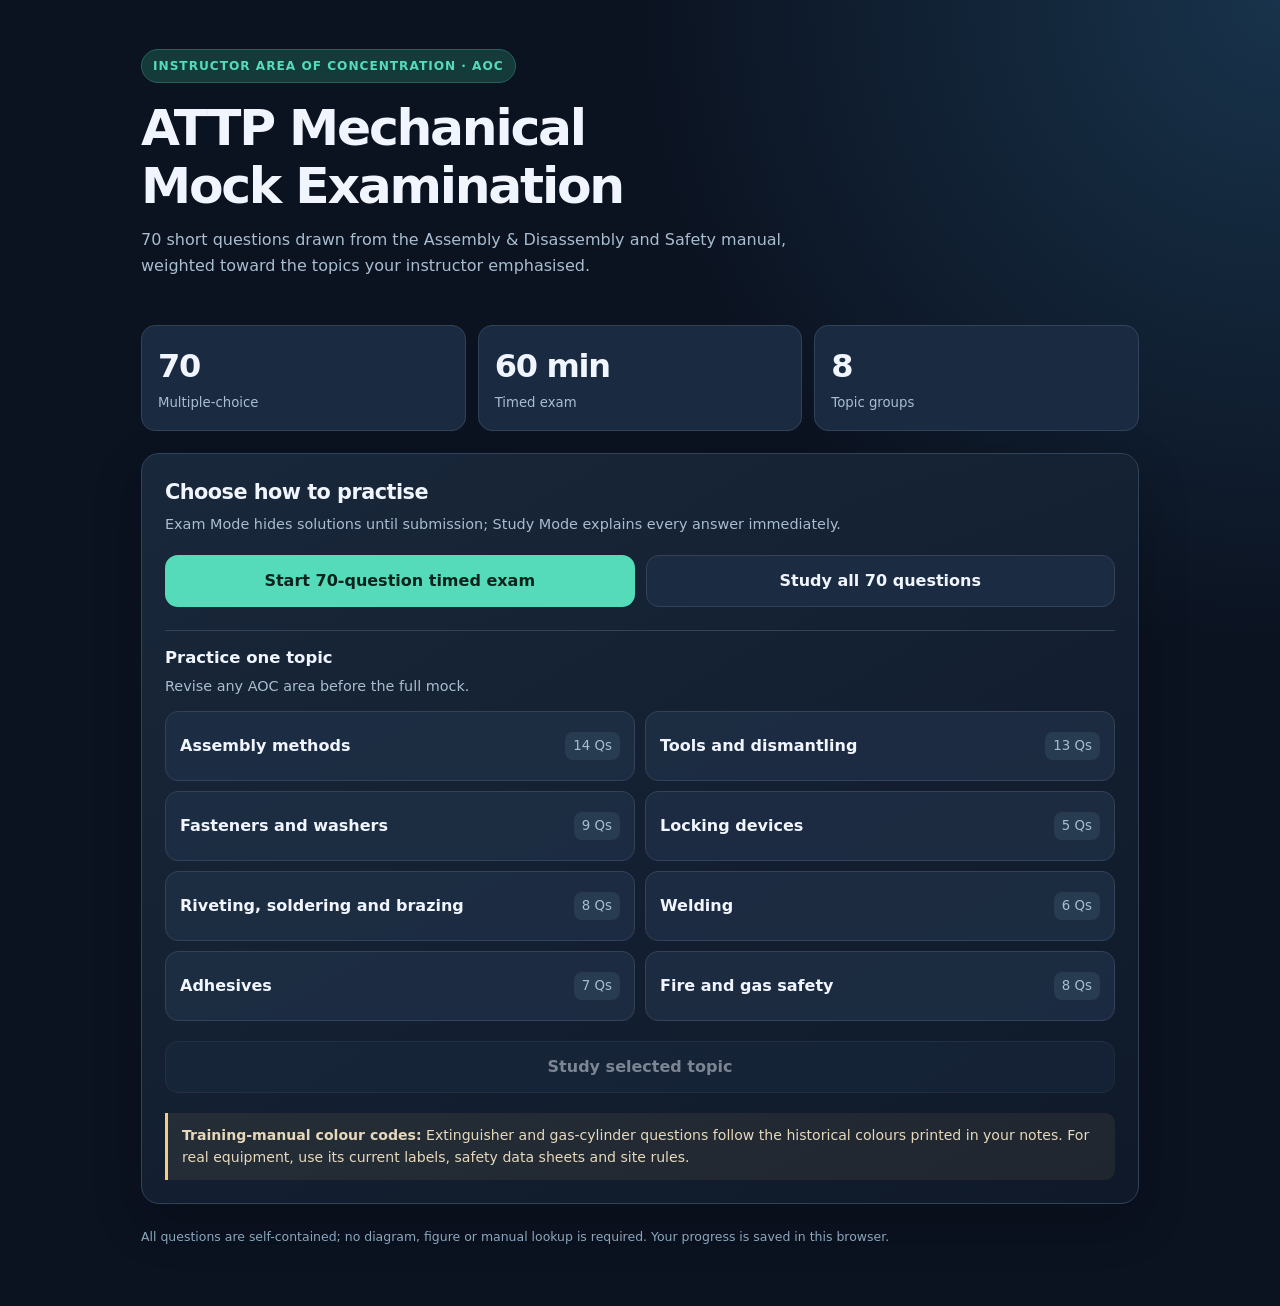
<file: mechanical-aoc-cbt/index.html>
<!doctype html>
<html lang="en">
<head>
<meta charset="utf-8"><meta name="viewport" content="width=device-width,initial-scale=1"><meta name="theme-color" content="#101827">
<meta name="description" content="70-question, 60-minute ATTP Mechanical AOC practice exam. Online and offline interactive CBT.">
<title>ATTP Mechanical — 70-Question AOC Mock CBT</title>
<style>
:root{color-scheme:dark;--bg:#0b1220;--panel:#131e30;--panel2:#1b2b41;--line:#324259;--muted:#a9bdd0;--text:#f0f5ff;--accent:#55dbba;--blue:#91b9ff;--red:#ff9ba1;--warn:#f7cb84;--r:18px}
*{box-sizing:border-box}html{scroll-behavior:smooth}body{margin:0;background:radial-gradient(circle at top right,#18334b 0%,transparent 36%),var(--bg);font-family:Inter,ui-sans-serif,system-ui,-apple-system,BlinkMacSystemFont,"Segoe UI",sans-serif;color:var(--text);line-height:1.5}main{max-width:1030px;margin:auto;padding:20px 16px 60px}h1,h2,h3,p{margin:0}h1{font-size:clamp(1.8rem,4.6vw,3.15rem);line-height:1.15;letter-spacing:-.045em}h2{font-size:1.3rem;letter-spacing:-.025em}h3{font-size:1.03rem}p{color:var(--muted)}button,select{font:inherit}button{cursor:pointer}button:disabled{cursor:not-allowed;opacity:.48}.btn{background:var(--accent);color:#09241d;border:1px solid transparent;border-radius:13px;padding:13px 17px;font-weight:750;transition:transform .08s,border-color .15s}.btn:hover:not(:disabled){transform:translateY(-1px)}.btn.secondary{background:var(--panel2);color:var(--text);border-color:var(--line)}.btn.ghost{background:transparent;border-color:var(--line);color:var(--text)}.btn.sm{padding:8px 12px;border-radius:10px;font-size:.9rem}.full{width:100%}.pill{display:inline-block;font-size:.76rem;font-weight:750;letter-spacing:.08em;text-transform:uppercase;color:var(--accent);padding:7px 11px;background:#143a39;border:1px solid #24635c;border-radius:999px}.container{border:1px solid var(--line);background:linear-gradient(150deg,rgba(26,42,61,.9),rgba(15,25,41,.97));border-radius:var(--r);box-shadow:0 18px 50px #0003;padding:23px}.hero{padding:29px 0 25px}.hero p{max-width:700px;margin-top:12px;line-height:1.6}.statgrid{display:grid;grid-template-columns:repeat(3,1fr);gap:12px;margin:22px 0}.stat{border:1px solid var(--line);border-radius:14px;background:#1a2b41;padding:16px}.stat b{display:block;font-size:2rem;letter-spacing:-.04em}.stat span{color:var(--muted);font-size:.83rem}.btnrow{display:flex;gap:11px;flex-wrap:wrap;margin-top:20px}.btnrow .btn{flex:1;min-width:170px}.note{border-left:3px solid var(--warn);background:rgba(247,203,132,.07);color:#e6d9bb;padding:12px 14px;border-radius:0 10px 10px 0;font-size:.88rem;margin-top:20px}.topicgrid{display:grid;grid-template-columns:repeat(2,1fr);gap:10px;margin-top:14px}.topicbtn{border:1px solid var(--line);background:rgba(30,47,69,.8);border-radius:13px;min-height:70px;text-align:left;color:var(--text);padding:11px 14px;display:flex;justify-content:space-between;align-items:center;gap:12px}.topicbtn.active,.topicbtn:hover{border-color:var(--accent);background:#20433f}.topicbtn span{font-weight:650}.topicbtn small{border-radius:8px;background:#273c51;color:var(--muted);padding:4px 8px;white-space:nowrap}.sub{margin-top:5px;font-size:.9rem}.topbar{display:flex;justify-content:space-between;align-items:center;flex-wrap:wrap;gap:10px}.progress-shell{height:8px;background:#304056;border-radius:99px;overflow:hidden;margin:15px 0}.progress-fill{height:100%;background:linear-gradient(90deg,#4bd4b2,#96c7ff);transition:width .2s}.timer{font-variant-numeric:tabular-nums;border:1px solid var(--line);background:#172638;border-radius:11px;padding:8px 12px;font-weight:750;white-space:nowrap}.timer.urgent{color:var(--red);border-color:var(--red)}.meta{font-size:.86rem;color:var(--muted)}.question{font-size:clamp(1.3rem,2.8vw,1.7rem);line-height:1.42;letter-spacing:-.025em;margin:20px 0 21px}.choices{display:grid;gap:11px}.option{display:flex;align-items:flex-start;gap:14px;text-align:left;width:100%;padding:14px;border-radius:13px;background:#18283d;color:var(--text);border:1px solid var(--line)}.option:hover:not(:disabled){background:#223650;border-color:#6385a8}.option.selected{border-color:var(--blue);background:#23415d}.option.good{border-color:#49bf9b;background:#153c36}.option.bad{border-color:#e47e85;background:#492e3b}.letter{display:inline-grid;place-items:center;border-radius:10px;border:1px solid #52647d;min-width:31px;height:31px;font-weight:800;background:#29394e;flex-shrink:0}.option-label{padding-top:2px}.explain{padding:14px 15px;border-radius:12px;background:#162f38;border:1px solid #2d665b;margin-top:15px;color:#d8f8ec}.explain strong{display:block;color:var(--accent);margin-bottom:4px}.explain.wrong{background:#3a2734;border-color:#905665;color:#f6d7df}.explain.wrong strong{color:#ffb9c0}.testcontrols{display:flex;flex-wrap:wrap;gap:9px;justify-content:space-between;margin:24px 0 10px}.testcontrols .btn{flex:1;min-width:105px}.navigator{display:grid;grid-template-columns:repeat(10,1fr);gap:6px;margin-top:17px}.navbtn{border:1px solid #33485f;background:#19283c;color:#d9e8f6;border-radius:9px;min-height:38px;font-weight:650;font-size:.86rem}.navbtn.current{outline:2px solid var(--blue);outline-offset:1px}.navbtn.done{background:#20473d;border-color:#2a805f}.navbtn.flagged:after{content:'•';color:var(--warn);padding-left:1px}.legend{display:flex;flex-wrap:wrap;gap:14px;color:var(--muted);font-size:.8rem;margin-top:12px}.key{display:inline-block;border-radius:4px;background:#20473d;width:10px;height:10px;margin-right:5px}.key.todo{background:#19283c;border:1px solid #52637a}.key.flag{background:var(--warn)}.smallhint{font-size:.86rem;color:var(--muted);margin-top:9px}.summaryScore{text-align:center;font-size:4rem;font-weight:850;letter-spacing:-.075em;margin:9px 0 0}.summaryTag{text-align:center;color:var(--muted);margin-bottom:18px}.topicrow{display:grid;grid-template-columns:minmax(140px,1fr) auto;gap:10px;align-items:center;border-bottom:1px solid var(--line);padding:10px 0;font-size:.91rem}.topicrow:last-child{border-bottom:0}.mini{height:5px;background:#293d51;border-radius:99px;margin-top:7px}.mini div{height:5px;background:#4bd4b2;border-radius:99px}.reviewCard{border:1px solid var(--line);background:#172538;padding:15px;border-radius:13px;margin-top:10px}.reviewCard .q{font-size:1.03rem;font-weight:700;margin:4px 0 8px}.reviewCard p{font-size:.9rem;margin-top:5px}.answerBad{color:#ffb5bd;font-weight:650}.answerGood{color:#75e5bf;font-weight:700}.foot{margin-top:24px;color:#8ba6bd;font-size:.78rem}.hidden{display:none!important}select{background:#1d2e43;border:1px solid #51667e;color:var(--text);border-radius:10px;padding:11px;max-width:100%}a{color:#9fcbff}@media(max-width:640px){main{padding:14px 11px 38px}.container{padding:15px}.hero{padding:19px 0 13px}.statgrid{gap:7px}.stat{padding:10px}.stat b{font-size:1.65rem}.stat span{font-size:.7rem}.topicgrid{grid-template-columns:1fr}.navigator{grid-template-columns:repeat(7,1fr)}.btnrow .btn{min-width:100%}.testcontrols .btn{font-size:.86rem;padding:11px 6px}.option{padding:12px}.question{margin:15px 0}.meta{font-size:.76rem}.topicrow{grid-template-columns:1fr auto}}
</style>
</head>
<body><main id="app" aria-live="polite"></main>
<script>
const BANK=[{"id":1,"topic":"Assembly methods","q":"When should assembly be carefully planned?","options":["During installation","At the design stage","During commissioning","During final inspection"],"answer":1,"why":"The manual says successful assembly depends on planning at the design stage.","page":"A&D p.1"},{"id":2,"topic":"Assembly methods","q":"What must an assembly sequence preserve?","options":["Specified tightening torque","Parts availability","Fastener accessibility","Surface finish"],"answer":2,"why":"Previously fitted parts must not block subsequent components or fastenings.","page":"A&D p.1"},{"id":3,"topic":"Assembly methods","q":"Which assembly method matches precision plungers to barrels?","options":["Line assembly","Trial assembly","Batch assembly","Selective assembly"],"answer":3,"why":"Selective assembly matches component combinations to obtain fine tolerances.","page":"A&D p.2"},{"id":4,"topic":"Assembly methods","q":"Which assembly method suits high-volume production without hand-fitting?","options":["Non-selective assembly","Selective assembly","One-off assembly","Trial assembly"],"answer":0,"why":"Non-selective assembly relies on interchangeable components made to the required tolerances.","page":"A&D p.2"},{"id":5,"topic":"Assembly methods","q":"Replacing an obsolete motor using new on-site mountings is an example of:","options":["Batch assembly","Line assembly","On-site assembly without prefabrication","Workshop repair"],"answer":2,"why":"The fitter adapts mountings and shaft alignment on site when no prefabricated kit is available.","page":"A&D p.4"},{"id":6,"topic":"Assembly methods","q":"Workshop-made ductwork fitted at the installation site is:","options":["One-off assembly","Partial prefabrication","Line assembly","Selective assembly"],"answer":1,"why":"Ventilation sections can be made in a workshop then erected on site.","page":"A&D p.4"},{"id":7,"topic":"Assembly methods","q":"Why must large-structure assembly be carefully sequenced?","options":["To avoid team interference","To simplify alignment checks","To reduce crane capacity","To avoid site fabrication"],"answer":0,"why":"Many teams and lifting operations must progress without obstructing one another.","page":"A&D p.4"},{"id":8,"topic":"Assembly methods","q":"Why perform a trial assembly before delivery?","options":["To estimate labour hours","To confirm transport sequence","To select coating materials","To check fit and correct snags"],"answer":3,"why":"Trial assembly checks and tests components before dismantling them for transport.","page":"A&D pp.3–4"},{"id":9,"topic":"Assembly methods","q":"Which assembly may require the fitter to drill and tap final holes?","options":["Line assembly","Batch assembly","One-off assembly","Automatic assembly"],"answer":2,"why":"In one-off assembly, partly finished pieces may need final drilling, tapping or reaming.","page":"A&D p.4"},{"id":10,"topic":"Assembly methods","q":"A small number of identical lathe chucks is assembled by:","options":["Batch assembly","Line assembly","On-site dismantling","Selective assembly"],"answer":0,"why":"Batch assembly concerns a small or medium number of devices of the same type.","page":"A&D p.5"},{"id":11,"topic":"Assembly methods","q":"Which assembly uses a conveyor and many operators?","options":["One-off assembly","Trial assembly","Selective assembly","Line assembly"],"answer":3,"why":"Line assembly passes work along a conveyor, each station adding parts or subassemblies.","page":"A&D p.5"},{"id":12,"topic":"Assembly methods","q":"After repairing an on-site hydraulic leak, what is done before pressure-testing?","options":["Check bearing alignment","Bleed trapped air","Inspect pipe threads","Replace inlet fittings"],"answer":1,"why":"The manual describes refilling, bleeding off air, then pressure testing.","page":"A&D p.5"},{"id":13,"topic":"Assembly methods","q":"A failed motor is sent away to the manufacturer for repair. This is:","options":["Trial assembly","On-site repair","Workshop repair","Batch assembly"],"answer":2,"why":"Workshop repair removes the defective equipment for service elsewhere.","page":"A&D p.5"},{"id":14,"topic":"Assembly methods","q":"Why fit a reconditioned motor while the old one is repaired?","options":["To maintain production","To alter motor rating","To simplify lubrication","To avoid alignment checks"],"answer":0,"why":"A replacement unit prevents the machine remaining idle during workshop repair.","page":"A&D p.5"},{"id":15,"topic":"Tools and dismantling","q":"Which tool tightens bolts to a specified torque?","options":["Ratchet wrench","Torque wrench","Ring spanner","Adjustable spanner"],"answer":1,"why":"Torque wrenches are used when the specified tightening torque must be achieved.","page":"A&D p.13"},{"id":16,"topic":"Tools and dismantling","q":"Which torque wrench signals a preset value by a click?","options":["Beam type","Dial type","Click type","Digital display type"],"answer":2,"why":"A click-type wrench signals that the preset torque has been reached.","page":"A&D p.13"},{"id":17,"topic":"Tools and dismantling","q":"Why should a pipe not extend a spanner handle?","options":["It lowers torque accuracy","It changes thread pitch","It changes bolt grade","It may overload the fastener or tool"],"answer":3,"why":"Extra leverage can overstress the fastener and damage the spanner jaws.","page":"A&D pp.12–13"},{"id":18,"topic":"Tools and dismantling","q":"For better control, how should a spanner usually be pulled?","options":["Toward the body","Away from the body","With short jerks","At an angle to the nut"],"answer":0,"why":"The manual advises pulling toward the body where possible to reduce loss-of-control risk.","page":"A&D p.13"},{"id":19,"topic":"Tools and dismantling","q":"A screwdriver should be selected to match the screw’s:","options":["Thread pitch","Metal grade","Head recess","Overall length"],"answer":2,"why":"A properly fitting tip reduces damage to the screw head and tool.","page":"A&D p.14"},{"id":20,"topic":"Tools and dismantling","q":"Pliers are generally unsuitable for tightening:","options":["Split pins","Hexagon nuts","Electrical wire","Small sheet metal"],"answer":1,"why":"Pliers can damage the corners of hexagon nuts and bolts.","page":"A&D p.14"},{"id":21,"topic":"Tools and dismantling","q":"Which tool supports a rivet head while the other end is formed?","options":["Rivet set","Drawing-up tool","Nut splitter","Dolly"],"answer":3,"why":"The dolly or hold-up supports the existing rivet head.","page":"A&D p.11"},{"id":22,"topic":"Tools and dismantling","q":"Which tool brings riveted plates into close contact?","options":["Drawing-up tool","Rivet set","Dolly","Rivet snap"],"answer":0,"why":"The drawing-up tool pulls the parts tightly together before the rivet head is finished.","page":"A&D p.11"},{"id":23,"topic":"Tools and dismantling","q":"Which tool finishes forming a rivet head?","options":["Dolly","Rivet set","Drawing-up tool","Ball-pein hammer"],"answer":1,"why":"The rivet set finishes the rivet to its proper shape.","page":"A&D p.11"},{"id":24,"topic":"Tools and dismantling","q":"Which tool removes a seized nut by splitting it?","options":["Easy-out","Impact spanner","Nut splitter","Stud extractor"],"answer":2,"why":"A nut splitter fractures the nut to free it from a stud or bolt.","page":"A&D p.17"},{"id":25,"topic":"Tools and dismantling","q":"Which tool uses a left-handed thread to remove broken studs?","options":["Stud remover","Impact spanner","Nut splitter","Easy-out"],"answer":3,"why":"The easy-out bites into a drilled pilot hole in the broken stud or screw.","page":"A&D p.18"},{"id":26,"topic":"Tools and dismantling","q":"Which tool uses gripping rollers to remove a stud?","options":["Stud remover","Torque multiplier","Rivet set","Feeler gauge"],"answer":0,"why":"A stud remover grips the exposed stud, often by a roller mechanism.","page":"A&D pp.17–18"},{"id":27,"topic":"Tools and dismantling","q":"What is used to ease a rusted threaded joint before removal?","options":["Flux paste","Penetrating oil","Soft solder","Marking blue"],"answer":1,"why":"Penetrating oil seeps into threads and helps loosen corrosion or deposits.","page":"A&D pp.9,17"},{"id":28,"topic":"Fasteners and washers","q":"A screw driven into a previously tapped hole is a:","options":["Machine screw","Socket screw","Self-tapping screw","Cap screw"],"answer":0,"why":"Machine screws are designed to fasten into previously tapped holes.","page":"A&D p.23"},{"id":29,"topic":"Fasteners and washers","q":"Which screw head is intended to sit flush with the surface?","options":["Pan head","Cheese head","Raised round head","Countersunk head"],"answer":3,"why":"A countersunk head fits into a matching countersink.","page":"A&D p.23"},{"id":30,"topic":"Fasteners and washers","q":"Which screw is commonly tightened with a hexagon key?","options":["Slotted machine screw","Socket-head screw","Raised countersunk screw","Phillips screw"],"answer":1,"why":"Socket screws contain a hexagon recess for an Allen key.","page":"A&D p.24"},{"id":31,"topic":"Fasteners and washers","q":"Which socket screw can lock a collar onto a shaft?","options":["Cap screw","Countersunk screw","Grub screw","Socket-button screw"],"answer":2,"why":"Grub screws can secure knobs and collars on shafts.","page":"A&D p.24"},{"id":32,"topic":"Fasteners and washers","q":"A thread-forming self-tapping screw makes its thread by:","options":["Displacing the material","Shaving the material","Heating the material","Pre-tapping the hole"],"answer":0,"why":"The thread-forming type displaces softer work material to produce the mating thread.","page":"A&D p.24"},{"id":33,"topic":"Fasteners and washers","q":"What feature helps a thread-cutting self-tapping screw cut metal?","options":["Nylon ring","Castellations","Spring washer","Cutting flutes"],"answer":3,"why":"The manual describes grooves or flutes that provide cutting action.","page":"A&D p.24"},{"id":34,"topic":"Fasteners and washers","q":"What usually distinguishes a bolt from a machine screw?","options":["A bolt forms its own thread","A bolt is used with a nut","A bolt is always socket-headed","A bolt has a tapered thread"],"answer":1,"why":"The manual describes bolts as intended for fastening with a nut.","page":"A&D p.25"},{"id":35,"topic":"Fasteners and washers","q":"What is the main function of a plain washer?","options":["Maintain pipe alignment","Seal mating joint faces","Spread tightening load","Set bolt thread pitch"],"answer":2,"why":"Plain washers distribute load and protect surfaces without providing locking action.","page":"A&D p.25"},{"id":36,"topic":"Fasteners and washers","q":"In M16 × 2, what does the number 2 indicate?","options":["Thread pitch in millimetres","Nominal diameter in millimetres","Thread engagement length","Thread depth in millimetres"],"answer":0,"why":"M16 × 2 identifies a 16 mm nominal diameter and 2 mm thread pitch.","page":"A&D p.26"},{"id":37,"topic":"Locking devices","q":"Which nut is secured by a split pin through a drilled bolt?","options":["Nyloc nut","Wing nut","Castellated nut","Cap nut"],"answer":2,"why":"Castellated or slotted nuts can be locked with a split pin through the bolt.","page":"A&D p.28"},{"id":38,"topic":"Locking devices","q":"A Nyloc nut resists loosening using a:","options":["Lead insert","Nylon insert","Copper washer","Rivet head"],"answer":1,"why":"The nylon collar grips the bolt thread and provides prevailing torque.","page":"A&D p.28"},{"id":39,"topic":"Locking devices","q":"Which nut has deformed arms that spring back against the screw?","options":["Aerotight nut","Wing nut","Flanged nut","Plain nut"],"answer":0,"why":"Aerotight nuts have deformed arms that resist working loose.","page":"A&D p.28"},{"id":40,"topic":"Locking devices","q":"What locks a tab washer after tightening?","options":["Heating the washer","Using thread adhesive","Compressing a nylon insert","Bending a tab against the nut"],"answer":3,"why":"A tab is bent against the fastener to resist rotation.","page":"A&D p.28"},{"id":41,"topic":"Locking devices","q":"Which washer is flattened during tightening to resist loosening?","options":["Plain washer","Fibre washer","Helical spring washer","Large-area washer"],"answer":2,"why":"A split/helical spring washer exerts a spring effect when compressed.","page":"A&D p.28"},{"id":42,"topic":"Riveting, soldering and brazing","q":"Why is riveting regarded as a permanent joint?","options":["The joint is always pressure-tight","Removal usually destroys the rivet","Rivets require brazing","The head cannot be formed again"],"answer":1,"why":"Rivets are removed by damaging or destroying the rivet itself.","page":"A&D pp.23,29"},{"id":43,"topic":"Riveting, soldering and brazing","q":"A blind rivet is useful when access is available from:","options":["One side only","Both sides with a dolly","The internal cavity","Two parallel faces only"],"answer":0,"why":"Blind or pop rivets are fitted where only one side of an assembly can be reached.","page":"A&D p.30"},{"id":44,"topic":"Riveting, soldering and brazing","q":"Which soldering process melts the filler, not the base metal?","options":["Arc welding","Gas welding","Resistance welding","Soft soldering"],"answer":3,"why":"In soft soldering, the solder melts while the parent metals remain solid.","page":"A&D p.30"},{"id":45,"topic":"Riveting, soldering and brazing","q":"A flux is mainly used in soldering to:","options":["Increase joint clearance","Raise the solder solidus","Remove or prevent surface oxides","Prevent dissimilar-metal contact"],"answer":2,"why":"Flux helps remove oxides and prevent oxide formation during joining.","page":"A&D p.31"},{"id":46,"topic":"Riveting, soldering and brazing","q":"Which flux type generally requires residue removal because it is corrosive?","options":["Passive resin flux","Active acid flux","Inert gas","Dry nitrogen"],"answer":1,"why":"Active acid flux is corrosive, so residue must be cleaned away.","page":"A&D p.31"},{"id":47,"topic":"Riveting, soldering and brazing","q":"What is a heat sink used for during soldering?","options":["Protecting heat-sensitive components","Increasing joint clearance","Spreading solder evenly","Increasing tip temperature"],"answer":0,"why":"A heat sink absorbs heat and limits damage to nearby sensitive parts.","page":"A&D p.31"},{"id":48,"topic":"Riveting, soldering and brazing","q":"Which joining method uses filler above about 450°C without melting the base metal?","options":["Soft soldering","Spot welding","Adhesive bonding","Brazing"],"answer":3,"why":"Brazing uses a higher-melting filler than soft soldering, but the parent metal does not melt.","page":"A&D pp.32–34"},{"id":49,"topic":"Riveting, soldering and brazing","q":"What draws molten brazing alloy into a close-fitting joint?","options":["Flux pressure","Gravity feed","Capillary action","Surface compression"],"answer":2,"why":"Brazing depends on capillary action drawing filler into suitable clearances.","page":"A&D p.32"},{"id":50,"topic":"Welding","q":"Which process uses a flux-coated consumable electrode?","options":["MMA welding","MAG welding","TIG welding","Oxy-acetylene welding"],"answer":0,"why":"Manual metal arc welding uses a consumable flux-coated electrode.","page":"A&D p.35"},{"id":51,"topic":"Welding","q":"Which welding process uses a non-consumable tungsten electrode?","options":["MMA","MAG","Oxy-fuel","TIG"],"answer":3,"why":"Tungsten inert-gas welding uses a non-consumable tungsten electrode.","page":"A&D p.35"},{"id":52,"topic":"Welding","q":"Which gases commonly shield TIG welding?","options":["Oxygen or nitrogen","Argon or helium","Carbon dioxide or oxygen","Acetylene or hydrogen"],"answer":1,"why":"TIG uses inert shielding gases such as argon or helium.","page":"A&D p.35"},{"id":53,"topic":"Welding","q":"Which process feeds a continuous consumable wire electrode?","options":["TIG welding","MMA welding","MAG welding","Gas welding"],"answer":2,"why":"MAG welding feeds a continuous consumable wire electrode through a gun.","page":"A&D p.36"},{"id":54,"topic":"Welding","q":"Using carbon dioxide shielding for steel welding is commonly called:","options":["CO₂/MAG welding","TIG welding","MMA welding","Oxy-fuel welding"],"answer":0,"why":"The manual describes carbon-dioxide-shielded MAG welding of plain-carbon and low-alloy steels.","page":"A&D p.36"},{"id":55,"topic":"Welding","q":"What gas combination produces a typical oxy-acetylene welding flame?","options":["Argon and nitrogen","Oxygen and hydrogen","Air and carbon dioxide","Oxygen and acetylene"],"answer":3,"why":"Oxy-acetylene welding burns acetylene with oxygen to provide a high-temperature flame.","page":"A&D p.36"},{"id":56,"topic":"Adhesives","q":"Adhesives are broadly classified as:","options":["Metallic and ceramic","Natural and synthetic","Ferrous and non-ferrous","Dry and wet"],"answer":1,"why":"The classification on page 38 has the two main groups: natural and synthetic.","page":"A&D p.38"},{"id":57,"topic":"Adhesives","q":"Which is a natural adhesive origin?","options":["Animal","Epoxy","Cyanoacrylate","Polyamide"],"answer":0,"why":"Natural adhesives are classified by animal, vegetable or mineral origin.","page":"A&D p.38"},{"id":58,"topic":"Adhesives","q":"Which synthetic adhesive is a thermoplastic rubber?","options":["Epoxy","Phenol resin","Neoprene","Polyaromatic resin"],"answer":2,"why":"Polychloroprene, or neoprene, is shown under thermoplastic rubbers.","page":"A&D p.38"},{"id":59,"topic":"Adhesives","q":"Cyanoacrylate is commonly called:","options":["Contact cement","Epoxy filler","Silicone sealant","Superglue"],"answer":3,"why":"The manual labels cyanoacrylate as superglue.","page":"A&D p.38"},{"id":60,"topic":"Adhesives","q":"What mainly initiates cyanoacrylate setting on a surface?","options":["Heat from an arc","Surface moisture","A powdered catalyst","An external electric field"],"answer":1,"why":"Cyanoacrylate reacts with small amounts of moisture on surfaces at room temperature.","page":"A&D p.38"},{"id":61,"topic":"Adhesives","q":"Which adhesive generally uses resin and a hardener?","options":["Epoxy","Neoprene","Animal glue","Cellulose adhesive"],"answer":0,"why":"The manual describes epoxy as a two-component resin and curing agent system.","page":"A&D p.39"},{"id":62,"topic":"Adhesives","q":"Which adhesive family cures into a cross-linked network?","options":["Thermoplastic rubber","Natural vegetable adhesive","Thermosetting resin","Hot-melt adhesive"],"answer":2,"why":"Thermosetting adhesives form a chemically cross-linked bond during curing.","page":"A&D pp.38–39"},{"id":63,"topic":"Fire and gas safety","q":"In the manual, what colour identifies a water extinguisher?","options":["Pale cream","Black","French blue","Signal red"],"answer":3,"why":"The training manual uses the historical signal-red code for water extinguishers.","page":"Safety p.15"},{"id":64,"topic":"Fire and gas safety","q":"In the manual, what colour identifies a foam extinguisher?","options":["Pale cream","French blue","Signal red","Black"],"answer":0,"why":"The manual identifies foam by pale cream.","page":"Safety p.15"},{"id":65,"topic":"Fire and gas safety","q":"In the manual, what colour identifies a powder extinguisher?","options":["Black","Signal red","French blue","Maroon"],"answer":2,"why":"The training manual lists French blue for powder extinguishers.","page":"Safety p.15"},{"id":66,"topic":"Fire and gas safety","q":"In the manual, what colour identifies a CO₂ extinguisher?","options":["French grey","Black","Pale cream","Peacock blue"],"answer":1,"why":"The manual lists black for carbon dioxide extinguishers.","page":"Safety p.15"},{"id":67,"topic":"Fire and gas safety","q":"In the manual, what is the cylinder colour for acetylene?","options":["Signal red","French grey","Black","Maroon"],"answer":3,"why":"The gas-cylinder table identifies acetylene cylinders as maroon.","page":"Safety p.15"},{"id":68,"topic":"Fire and gas safety","q":"In the manual, what gas has a peacock-blue cylinder?","options":["Argon","Oxygen","Carbon dioxide","Hydrogen"],"answer":0,"why":"Argon is shown as peacock blue in the manual.","page":"Safety p.15"},{"id":69,"topic":"Fire and gas safety","q":"In the manual, nitrogen is identified by:","options":["Black","Maroon","French grey with black band","Signal red with white band"],"answer":2,"why":"Nitrogen is labelled French grey with a black band.","page":"Safety p.15"},{"id":70,"topic":"Fire and gas safety","q":"In the manual, which class includes flammable liquids?","options":["Class A","Class B","Class C","Class D"],"answer":1,"why":"The manual describes Class B fires as fires involving flammable liquids.","page":"Safety p.18"}];
const VERSION='attp-aoc-70-20261029-v1';
const TOPICS=[...new Set(BANK.map(q=>q.topic))];
let state=null,landingTopic='all',tick=null;
const $=sel=>document.querySelector(sel), esc=s=>String(s??'').replace(/[&<>"']/g,c=>({'&':'&amp;','<':'&lt;','>':'&gt;','"':'&quot;',"'":'&#39;'}[c]));
function mix(arr){let a=[...arr];for(let i=a.length-1;i>0;i--){const j=Math.floor(Math.random()*(i+1));[a[i],a[j]]=[a[j],a[i]]}return a}
function save(){try{localStorage.setItem(VERSION,JSON.stringify(state))}catch(e){}}
function restore(){try{const x=JSON.parse(localStorage.getItem(VERSION)||'null');if(x?.ids?.length&&x?.choices&&x?.mode&&x?.picks)state=x}catch(e){}}
function attempts(){return state&&state.ids?.length>0}
function el(tag,attrs={},text){const x=document.createElement(tag);for(const [k,v] of Object.entries(attrs))x.setAttribute(k,v);if(text!=null)x.textContent=text;return x}
function correct(qid){return BANK[qid-1].answer}
function answered(){return Object.keys(state?.picks||{}).length}
function timeleft(){return Math.max(0,3600000-(Date.now()-state.startedAt))}
function fmt(ms){const sec=Math.max(0,Math.ceil(ms/1000)),m=Math.floor(sec/60),s=sec%60;return `${String(m).padStart(2,'0')}:${String(s).padStart(2,'0')}`}
function create(mode,topic='all',missed=null){const pool=missed??BANK.filter(q=>topic==='all'||q.topic===topic).map(q=>q.id);const ids=mix(pool),choices={};for(const id of ids)choices[id]=mix([0,1,2,3]);state={mode,ids,choices,picks:{},idx:0,flags:[],startedAt:Date.now(),finished:false,topic};save();draw();window.scrollTo(0,0)}
function getQuestion(){const id=state.ids[state.idx];return {id,q:BANK[id-1]}}
function finish(timeout=false){if(!state||state.finished)return;const remaining=state.ids.length-answered();if(remaining&&!timeout&&state.mode==='exam'&&!window.confirm(`You have ${remaining} unanswered question${remaining===1?'':'s'}. Submit your exam now?`))return;state.finished=true;state.endedAt=Date.now();state.timeout=timeout;save();draw();window.scrollTo(0,0)}
function showHome(){if(tick)clearInterval(tick);const counts=TOPICS.map(t=>[t,BANK.filter(q=>q.topic===t).length]);$('#app').innerHTML=`<section class="hero"><span class="pill">Instructor area of concentration · AOC</span><h1 style="margin-top:16px">ATTP Mechanical<br>Mock Examination</h1><p>70 short questions drawn from the Assembly &amp; Disassembly and Safety manual, weighted toward the topics your instructor emphasised.</p></section><section class="statgrid"><div class="stat"><b>70</b><span>Multiple-choice</span></div><div class="stat"><b>60 min</b><span>Timed exam</span></div><div class="stat"><b>8</b><span>Topic groups</span></div></section><section class="container"><h2>Choose how to practise</h2><p class="sub">Exam Mode hides solutions until submission; Study Mode explains every answer immediately.</p><div class="btnrow"><button class="btn" id="exam">Start 70-question timed exam</button><button class="btn secondary" id="study">Study all 70 questions</button></div>${attempts()?`<div class="btnrow"><button id="resume" class="btn ghost">${state.finished?'View last results':'Resume previous attempt'}</button></div>`:''}<div style="border-top:1px solid var(--line);margin:23px 0 15px"></div><h3>Practice one topic</h3><p class="sub">Revise any AOC area before the full mock.</p><div class="topicgrid">${counts.map(([t,n])=>`<button class="topicbtn ${landingTopic===t?'active':''}" data-topic="${esc(t)}"><span>${esc(t)}</span><small>${n} Qs</small></button>`).join('')}</div><div class="btnrow"><button class="btn secondary" id="topicPractice" ${landingTopic==='all'?'disabled':''}>Study selected topic</button></div><div class="note"><b>Training-manual colour codes:</b> Extinguisher and gas-cylinder questions follow the historical colours printed in your notes. For real equipment, use its current labels, safety data sheets and site rules.</div></section><div class="foot">All questions are self-contained; no diagram, figure or manual lookup is required. Your progress is saved in this browser.</div>`;
$('#exam').onclick=()=>{if(!attempts()||state.finished||confirm('Replace your current attempt with a new exam?'))create('exam')};
$('#study').onclick=()=>{if(!attempts()||state.finished||confirm('Replace your current attempt with a new study session?'))create('study')};
$('#topicPractice').onclick=()=>{if(landingTopic!=='all')create('study',landingTopic)};
const resume=$('#resume');if(resume)resume.onclick=()=>draw();
document.querySelectorAll('[data-topic]').forEach(b=>b.onclick=()=>{landingTopic=b.dataset.topic;showHome()})}
function draw(){if(tick)clearInterval(tick);if(!state)return showHome();if(state.finished)return results();const {id,q}=getQuestion();const n=answered(),nall=state.ids.length,picked=state.picks[id];const done=picked!==undefined;const isStudy=state.mode==='study';const isExam=state.mode==='exam';const isFlag=state.flags.includes(id);
$('#app').innerHTML=`<section class="container"><div class="topbar"><span class="pill">${isExam?'Timed exam':'Study mode'}</span><div class="timer" id="timer" role="timer">${isExam?fmt(timeleft()):'Untimed'}</div></div><div style="display:flex;justify-content:space-between;gap:10px;margin-top:13px" class="meta"><span>Question ${state.idx+1} of ${nall}</span><span>${n} answered · ${nall-n} remaining</span></div><div class="progress-shell"><div class="progress-fill" style="width:${Math.round(100*n/nall)}%"></div></div><div class="meta">${esc(q.topic)}</div><h1 class="question">${esc(q.q)}</h1><div class="choices">${state.choices[id].map((original,show)=>{const active=picked===original,good=isStudy&&done&&original===q.answer,bad=isStudy&&active&&original!==q.answer;let sty=good?'good':bad?'bad':active?'selected':'';return `<button class="option ${sty}" data-original="${original}" ${isStudy&&done?'disabled':''}><span class="letter">${'ABCD'[show]}</span><span class="option-label">${esc(q.options[original])}</span></button>`}).join('')}</div>${isStudy&&done?`<div class="explain ${picked===q.answer?'':'wrong'}"><strong>${picked===q.answer?'Correct answer':'Incorrect · Correct answer: '+esc(q.options[q.answer])}</strong>${esc(q.why)} <span class="meta">(${esc(q.page)})</span></div>`:''}<div class="testcontrols"><button class="btn secondary" id="prev" ${state.idx===0?'disabled':''}>← Previous</button><button class="btn ghost" id="flag">${isFlag?'★ Flagged':'☆ Flag'}</button><button class="btn secondary" id="next" ${state.idx>=nall-1?'disabled':''}>Next →</button></div><div class="testcontrols"><button class="btn ghost" id="exit">Home</button><button class="btn" id="submit">${isExam?'Submit exam':'Finish session'}</button></div><div class="meta" style="margin-top:16px">Question navigator — tap a number to jump</div><div class="navigator">${state.ids.map((qid,i)=>`<button data-nav="${i}" class="navbtn ${state.picks[qid]===undefined?'':'done'} ${state.idx===i?'current':''} ${state.flags.includes(qid)?'flagged':''}" aria-label="Go to question ${i+1}">${i+1}</button>`).join('')}</div><div class="legend"><span><i class="key"></i>Answered</span><span><i class="key todo"></i>Unanswered</span><span><i class="key flag"></i>Flagged</span></div></section><div class="foot">AOC practice · 70 questions / 60 minutes · Based on the uploaded Seplat training manual.</div>`;
document.querySelectorAll('[data-original]').forEach(btn=>btn.onclick=()=>{if(isStudy&&done)return;state.picks[id]=Number(btn.dataset.original);save();draw()});
document.querySelectorAll('[data-nav]').forEach(btn=>btn.onclick=()=>{state.idx=Number(btn.dataset.nav);save();draw();window.scrollTo(0,0)});
$('#prev').onclick=()=>{state.idx--;save();draw();window.scrollTo(0,0)};
$('#next').onclick=()=>{state.idx++;save();draw();window.scrollTo(0,0)};
$('#flag').onclick=()=>{state.flags=isFlag?state.flags.filter(x=>x!==id):[...state.flags,id];save();draw()};
$('#exit').onclick=()=>{save();showHome();window.scrollTo(0,0)};
$('#submit').onclick=()=>finish();
if(isExam){const check=()=>{if(state.finished||!document.getElementById('timer')){clearInterval(tick);return}const left=timeleft();$('#timer').textContent=fmt(left);$('#timer').classList.toggle('urgent',left<300000);if(left<=0)finish(true)};tick=setInterval(check,500);check()}}
function results(){if(tick)clearInterval(tick);const n=state.ids.length,score=state.ids.filter(id=>state.picks[id]===correct(id)).length,missing=state.ids.filter(id=>state.picks[id]!==correct(id)),notDone=state.ids.filter(id=>state.picks[id]===undefined),percent=Math.round(100*score/n),byTopic=TOPICS.map(t=>{const ids=state.ids.filter(id=>BANK[id-1].topic===t);return {topic:t,n:ids.length,score:ids.filter(id=>state.picks[id]===correct(id)).length}}).filter(x=>x.n>0);
$('#app').innerHTML=`<div class="hero"><span class="pill">${state.timeout?'Time expired':'Attempt completed'}</span><h1 style="margin-top:15px">Your Results</h1><p>${state.mode==='exam'?'Timed mock examination':'Study session'} · ${n} questions · ${Object.keys(state.picks).length} answered</p></div><section class="container"><div class="summaryScore">${score}<span style="font-size:2rem;color:var(--muted)"> / ${n}</span></div><div class="summaryTag">${percent}% correct · ${score===n?'Excellent — full marks':percent>=85?'Strong result — review missed topics':percent>=70?'Good start — revisit weak topics':'Review and try again'}</div><div class="progress-shell"><div class="progress-fill" style="width:${percent}%"></div></div><h2 style="margin-top:20px">Performance by topic</h2><div style="margin-top:12px">${byTopic.map(x=>`<div class="topicrow"><div>${esc(x.topic)}<div class="mini"><div style="width:${Math.round(100*x.score/x.n)}%"></div></div></div><strong>${x.score}/${x.n}</strong></div>`).join('')}</div><div class="btnrow"><button class="btn" id="retry">Retake full 70</button><button class="btn secondary" id="missed" ${missing.length?'':'disabled'}>Retry ${missing.length} missed</button><button class="btn ghost" id="home">Home</button></div></section><section class="container" style="margin-top:17px"><h2>Answered review</h2><p class="sub">Each correct answer is explained below. Use this to revise without reopening the module.</p><div class="btnrow"><button class="btn secondary" id="toggle">Show all ${n} answers</button></div><div id="review" class="hidden" style="margin-top:13px">${state.ids.map((id,i)=>{const q=BANK[id-1],pick=state.picks[id],right=q.answer;return `<div class="reviewCard"><div class="meta">Question ${i+1} · ${esc(q.topic)} · ${esc(q.page)}</div><div class="q">${esc(q.q)}</div><div class="${pick===right?'answerGood':'answerBad'}">${pick===right?'✓ Correct':'✗ Your answer: '+(pick===undefined?'Unanswered':esc(q.options[pick]))}</div><div class="answerGood">Answer: ${esc(q.options[right])}</div><p>${esc(q.why)}</p></div>`}).join('')}</div></section><div class="foot">Scoring uses one mark per question. Historical colour codes are for manual-based examination revision, not field identification.</div>`;
$('#home').onclick=()=>{showHome();window.scrollTo(0,0)};$('#retry').onclick=()=>create('exam');$('#missed').onclick=()=>create('study','all',missing);
$('#toggle').onclick=()=>{const v=$('#review');v.classList.toggle('hidden');$('#toggle').textContent=v.classList.contains('hidden')?`Show all ${n} answers`:'Hide answer review'};}
restore();showHome();
</script></body></html>
</file>
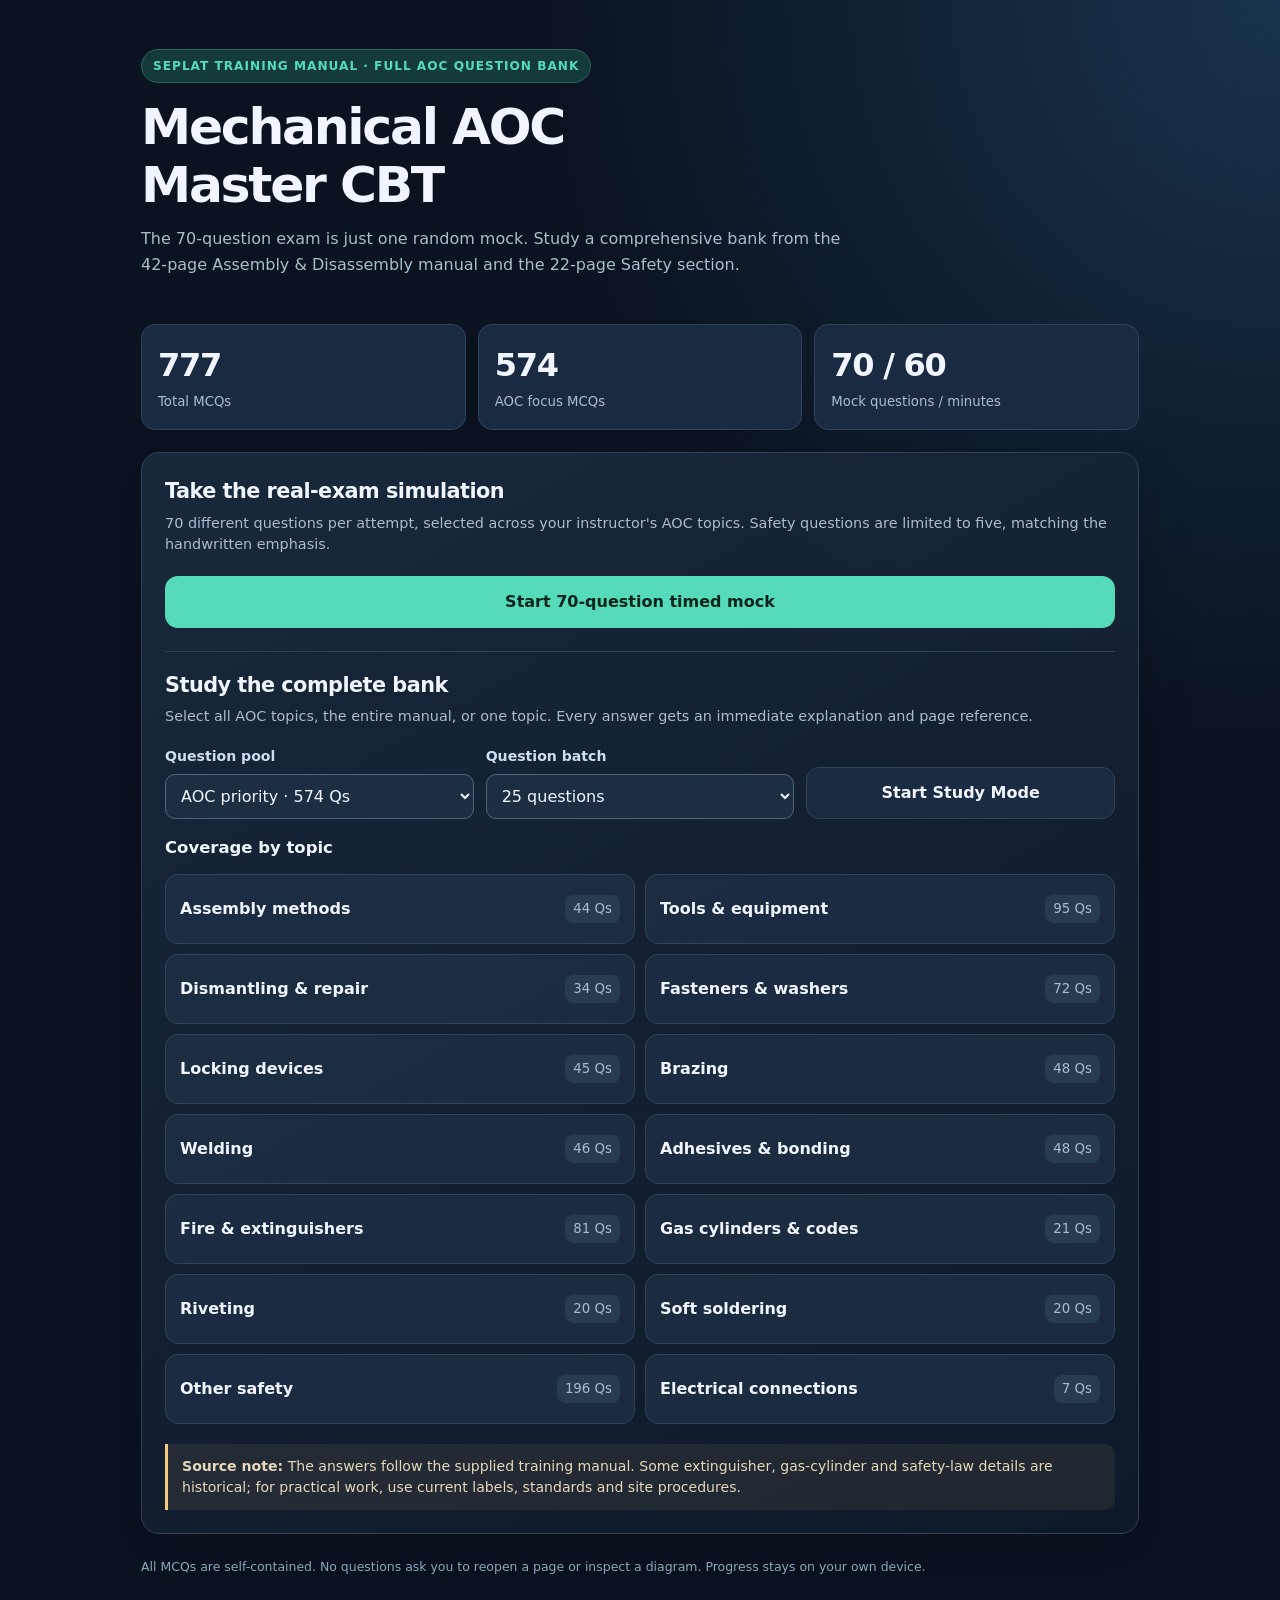
<file: mechanical-aoc-master/index.html>
<!doctype html><html lang="en"><head><meta charset="utf-8"><meta name="viewport" content="width=device-width,initial-scale=1"><meta name="theme-color" content="#101827"><title>ATTP Mechanical AOC — 777 Question Master CBT</title><meta name="description" content="777-question ATTP Mechanical AOC master question bank with random 70-question timed mock examination and instant marking."><style>
:root{color-scheme:dark;--bg:#0b1220;--panel:#131e30;--panel2:#1b2b41;--line:#324259;--muted:#a9bdd0;--text:#f0f5ff;--accent:#55dbba;--blue:#91b9ff;--red:#ff9ba1;--warn:#f7cb84;--r:18px}
*{box-sizing:border-box}html{scroll-behavior:smooth}body{margin:0;background:radial-gradient(circle at top right,#18334b 0%,transparent 36%),var(--bg);font-family:Inter,ui-sans-serif,system-ui,-apple-system,BlinkMacSystemFont,"Segoe UI",sans-serif;color:var(--text);line-height:1.5}main{max-width:1030px;margin:auto;padding:20px 16px 60px}h1,h2,h3,p{margin:0}h1{font-size:clamp(1.8rem,4.6vw,3.15rem);line-height:1.15;letter-spacing:-.045em}h2{font-size:1.3rem;letter-spacing:-.025em}h3{font-size:1.03rem}p{color:var(--muted)}button,select{font:inherit}button{cursor:pointer}button:disabled{cursor:not-allowed;opacity:.48}.btn{background:var(--accent);color:#09241d;border:1px solid transparent;border-radius:13px;padding:13px 17px;font-weight:750;transition:transform .08s,border-color .15s}.btn:hover:not(:disabled){transform:translateY(-1px)}.btn.secondary{background:var(--panel2);color:var(--text);border-color:var(--line)}.btn.ghost{background:transparent;border-color:var(--line);color:var(--text)}.btn.sm{padding:8px 12px;border-radius:10px;font-size:.9rem}.full{width:100%}.pill{display:inline-block;font-size:.76rem;font-weight:750;letter-spacing:.08em;text-transform:uppercase;color:var(--accent);padding:7px 11px;background:#143a39;border:1px solid #24635c;border-radius:999px}.container{border:1px solid var(--line);background:linear-gradient(150deg,rgba(26,42,61,.9),rgba(15,25,41,.97));border-radius:var(--r);box-shadow:0 18px 50px #0003;padding:23px}.hero{padding:29px 0 25px}.hero p{max-width:700px;margin-top:12px;line-height:1.6}.statgrid{display:grid;grid-template-columns:repeat(3,1fr);gap:12px;margin:22px 0}.stat{border:1px solid var(--line);border-radius:14px;background:#1a2b41;padding:16px}.stat b{display:block;font-size:2rem;letter-spacing:-.04em}.stat span{color:var(--muted);font-size:.83rem}.btnrow{display:flex;gap:11px;flex-wrap:wrap;margin-top:20px}.btnrow .btn{flex:1;min-width:170px}.note{border-left:3px solid var(--warn);background:rgba(247,203,132,.07);color:#e6d9bb;padding:12px 14px;border-radius:0 10px 10px 0;font-size:.88rem;margin-top:20px}.topicgrid{display:grid;grid-template-columns:repeat(2,1fr);gap:10px;margin-top:14px}.topicbtn{border:1px solid var(--line);background:rgba(30,47,69,.8);border-radius:13px;min-height:70px;text-align:left;color:var(--text);padding:11px 14px;display:flex;justify-content:space-between;align-items:center;gap:12px}.topicbtn.active,.topicbtn:hover{border-color:var(--accent);background:#20433f}.topicbtn span{font-weight:650}.topicbtn small{border-radius:8px;background:#273c51;color:var(--muted);padding:4px 8px;white-space:nowrap}.sub{margin-top:5px;font-size:.9rem}.topbar{display:flex;justify-content:space-between;align-items:center;flex-wrap:wrap;gap:10px}.progress-shell{height:8px;background:#304056;border-radius:99px;overflow:hidden;margin:15px 0}.progress-fill{height:100%;background:linear-gradient(90deg,#4bd4b2,#96c7ff);transition:width .2s}.timer{font-variant-numeric:tabular-nums;border:1px solid var(--line);background:#172638;border-radius:11px;padding:8px 12px;font-weight:750;white-space:nowrap}.timer.urgent{color:var(--red);border-color:var(--red)}.meta{font-size:.86rem;color:var(--muted)}.question{font-size:clamp(1.3rem,2.8vw,1.7rem);line-height:1.42;letter-spacing:-.025em;margin:20px 0 21px}.choices{display:grid;gap:11px}.option{display:flex;align-items:flex-start;gap:14px;text-align:left;width:100%;padding:14px;border-radius:13px;background:#18283d;color:var(--text);border:1px solid var(--line)}.option:hover:not(:disabled){background:#223650;border-color:#6385a8}.option.selected{border-color:var(--blue);background:#23415d}.option.good{border-color:#49bf9b;background:#153c36}.option.bad{border-color:#e47e85;background:#492e3b}.letter{display:inline-grid;place-items:center;border-radius:10px;border:1px solid #52647d;min-width:31px;height:31px;font-weight:800;background:#29394e;flex-shrink:0}.option-label{padding-top:2px}.explain{padding:14px 15px;border-radius:12px;background:#162f38;border:1px solid #2d665b;margin-top:15px;color:#d8f8ec}.explain strong{display:block;color:var(--accent);margin-bottom:4px}.explain.wrong{background:#3a2734;border-color:#905665;color:#f6d7df}.explain.wrong strong{color:#ffb9c0}.testcontrols{display:flex;flex-wrap:wrap;gap:9px;justify-content:space-between;margin:24px 0 10px}.testcontrols .btn{flex:1;min-width:105px}.navigator{display:grid;grid-template-columns:repeat(10,1fr);gap:6px;margin-top:17px}.navbtn{border:1px solid #33485f;background:#19283c;color:#d9e8f6;border-radius:9px;min-height:38px;font-weight:650;font-size:.86rem}.navbtn.current{outline:2px solid var(--blue);outline-offset:1px}.navbtn.done{background:#20473d;border-color:#2a805f}.navbtn.flagged:after{content:'•';color:var(--warn);padding-left:1px}.legend{display:flex;flex-wrap:wrap;gap:14px;color:var(--muted);font-size:.8rem;margin-top:12px}.key{display:inline-block;border-radius:4px;background:#20473d;width:10px;height:10px;margin-right:5px}.key.todo{background:#19283c;border:1px solid #52637a}.key.flag{background:var(--warn)}.smallhint{font-size:.86rem;color:var(--muted);margin-top:9px}.summaryScore{text-align:center;font-size:4rem;font-weight:850;letter-spacing:-.075em;margin:9px 0 0}.summaryTag{text-align:center;color:var(--muted);margin-bottom:18px}.topicrow{display:grid;grid-template-columns:minmax(140px,1fr) auto;gap:10px;align-items:center;border-bottom:1px solid var(--line);padding:10px 0;font-size:.91rem}.topicrow:last-child{border-bottom:0}.mini{height:5px;background:#293d51;border-radius:99px;margin-top:7px}.mini div{height:5px;background:#4bd4b2;border-radius:99px}.reviewCard{border:1px solid var(--line);background:#172538;padding:15px;border-radius:13px;margin-top:10px}.reviewCard .q{font-size:1.03rem;font-weight:700;margin:4px 0 8px}.reviewCard p{font-size:.9rem;margin-top:5px}.answerBad{color:#ffb5bd;font-weight:650}.answerGood{color:#75e5bf;font-weight:700}.foot{margin-top:24px;color:#8ba6bd;font-size:.78rem}.hidden{display:none!important}select{background:#1d2e43;border:1px solid #51667e;color:var(--text);border-radius:10px;padding:11px;max-width:100%}a{color:#9fcbff}@media(max-width:640px){main{padding:14px 11px 38px}.container{padding:15px}.hero{padding:19px 0 13px}.statgrid{gap:7px}.stat{padding:10px}.stat b{font-size:1.65rem}.stat span{font-size:.7rem}.topicgrid{grid-template-columns:1fr}.navigator{grid-template-columns:repeat(7,1fr)}.btnrow .btn{min-width:100%}.testcontrols .btn{font-size:.86rem;padding:11px 6px}.option{padding:12px}.question{margin:15px 0}.meta{font-size:.76rem}.topicrow{grid-template-columns:1fr auto}}

.setting{display:grid;grid-template-columns:repeat(3,1fr);gap:12px;margin:16px 0}.setting label{font-size:.88rem;font-weight:700;color:#cbdff2}.setting select{width:100%;margin-top:6px}.setting>div{min-width:0}.sectionhead{display:flex;justify-content:space-between;gap:9px;align-items:center;margin-bottom:10px}.muted{color:var(--muted)}.questionnum{font-size:.86rem;color:var(--muted)}.footer-actions{display:flex;gap:10px;flex-wrap:wrap;margin-top:15px}.footer-actions button{flex:1;min-width:120px}.tip{font-size:.8rem;opacity:.8}.stat b{font-variant-numeric:tabular-nums}@media(max-width:640px){.setting{grid-template-columns:1fr}}
</style></head><body><main id="app" aria-live="polite"></main><script>"use strict";
const BANK=[{"topic":"Assembly methods","page":"A&D p.1","q":"When should assembly be carefully planned?","options":["During installation","At the design stage","During commissioning","During final inspection"],"answer":1,"why":"The manual says successful assembly depends on planning at the design stage.","id":1,"group":"Assembly methods","focus":true,"answerText":"At the design stage"},{"topic":"Assembly methods","page":"A&D p.1","q":"What must an assembly sequence preserve?","options":["Specified tightening torque","Parts availability","Fastener accessibility","Surface finish"],"answer":2,"why":"Previously fitted parts must not block subsequent components or fastenings.","id":2,"group":"Assembly methods","focus":true,"answerText":"Fastener accessibility"},{"topic":"Assembly methods","page":"A&D p.2","q":"Which assembly method matches precision plungers to barrels?","options":["Line assembly","Trial assembly","Batch assembly","Selective assembly"],"answer":3,"why":"Selective assembly matches component combinations to obtain fine tolerances.","id":3,"group":"Assembly methods","focus":true,"answerText":"Selective assembly"},{"topic":"Assembly methods","page":"A&D p.2","q":"Which assembly method suits high-volume production without hand-fitting?","options":["Non-selective assembly","Selective assembly","One-off assembly","Trial assembly"],"answer":0,"why":"Non-selective assembly relies on interchangeable components made to the required tolerances.","id":4,"group":"Assembly methods","focus":true,"answerText":"Non-selective assembly"},{"topic":"Assembly methods","page":"A&D p.4","q":"Replacing an obsolete motor using new on-site mountings is an example of:","options":["Batch assembly","Line assembly","On-site assembly without prefabrication","Workshop repair"],"answer":2,"why":"The fitter adapts mountings and shaft alignment on site when no prefabricated kit is available.","id":5,"group":"Assembly methods","focus":true,"answerText":"On-site assembly without prefabrication"},{"topic":"Assembly methods","page":"A&D p.4","q":"Workshop-made ductwork fitted at the installation site is:","options":["One-off assembly","Partial prefabrication","Line assembly","Selective assembly"],"answer":1,"why":"Ventilation sections can be made in a workshop then erected on site.","id":6,"group":"Assembly methods","focus":true,"answerText":"Partial prefabrication"},{"topic":"Assembly methods","page":"A&D p.4","q":"Why must large-structure assembly be carefully sequenced?","options":["To avoid team interference","To simplify alignment checks","To reduce crane capacity","To avoid site fabrication"],"answer":0,"why":"Many teams and lifting operations must progress without obstructing one another.","id":7,"group":"Assembly methods","focus":true,"answerText":"To avoid team interference"},{"topic":"Assembly methods","page":"A&D pp.3–4","q":"Why perform a trial assembly before delivery?","options":["To estimate labour hours","To confirm transport sequence","To select coating materials","To check fit and correct snags"],"answer":3,"why":"Trial assembly checks and tests components before dismantling them for transport.","id":8,"group":"Assembly methods","focus":true,"answerText":"To check fit and correct snags"},{"topic":"Assembly methods","page":"A&D p.4","q":"Which assembly may require the fitter to drill and tap final holes?","options":["Line assembly","Batch assembly","One-off assembly","Automatic assembly"],"answer":2,"why":"In one-off assembly, partly finished pieces may need final drilling, tapping or reaming.","id":9,"group":"Assembly methods","focus":true,"answerText":"One-off assembly"},{"topic":"Assembly methods","page":"A&D p.5","q":"A small number of identical lathe chucks is assembled by:","options":["Batch assembly","Line assembly","On-site dismantling","Selective assembly"],"answer":0,"why":"Batch assembly concerns a small or medium number of devices of the same type.","id":10,"group":"Assembly methods","focus":true,"answerText":"Batch assembly"},{"topic":"Assembly methods","page":"A&D p.5","q":"Which assembly uses a conveyor and many operators?","options":["One-off assembly","Trial assembly","Selective assembly","Line assembly"],"answer":3,"why":"Line assembly passes work along a conveyor, each station adding parts or subassemblies.","id":11,"group":"Assembly methods","focus":true,"answerText":"Line assembly"},{"topic":"Assembly methods","page":"A&D p.5","q":"After repairing an on-site hydraulic leak, what is done before pressure-testing?","options":["Check bearing alignment","Bleed trapped air","Inspect pipe threads","Replace inlet fittings"],"answer":1,"why":"The manual describes refilling, bleeding off air, then pressure testing.","id":12,"group":"Assembly methods","focus":true,"answerText":"Bleed trapped air"},{"topic":"Assembly methods","page":"A&D p.5","q":"A failed motor is sent away to the manufacturer for repair. This is:","options":["Trial assembly","On-site repair","Workshop repair","Batch assembly"],"answer":2,"why":"Workshop repair removes the defective equipment for service elsewhere.","id":13,"group":"Assembly methods","focus":true,"answerText":"Workshop repair"},{"topic":"Assembly methods","page":"A&D p.5","q":"Why fit a reconditioned motor while the old one is repaired?","options":["To maintain production","To alter motor rating","To simplify lubrication","To avoid alignment checks"],"answer":0,"why":"A replacement unit prevents the machine remaining idle during workshop repair.","id":14,"group":"Assembly methods","focus":true,"answerText":"To maintain production"},{"topic":"Tools and dismantling","page":"A&D p.13","q":"Which tool tightens bolts to a specified torque?","options":["Ratchet wrench","Torque wrench","Ring spanner","Adjustable spanner"],"answer":1,"why":"Torque wrenches are used when the specified tightening torque must be achieved.","id":15,"group":"Tools & equipment","focus":true,"answerText":"Torque wrench"},{"topic":"Tools and dismantling","page":"A&D p.13","q":"Which torque wrench signals a preset value by a click?","options":["Beam type","Dial type","Click type","Digital display type"],"answer":2,"why":"A click-type wrench signals that the preset torque has been reached.","id":16,"group":"Tools & equipment","focus":true,"answerText":"Click type"},{"topic":"Tools and dismantling","page":"A&D pp.12–13","q":"Why should a pipe not extend a spanner handle?","options":["It lowers torque accuracy","It changes thread pitch","It changes bolt grade","It may overload the fastener or tool"],"answer":3,"why":"Extra leverage can overstress the fastener and damage the spanner jaws.","id":17,"group":"Tools & equipment","focus":true,"answerText":"It may overload the fastener or tool"},{"topic":"Tools and dismantling","page":"A&D p.13","q":"For better control, how should a spanner usually be pulled?","options":["Toward the body","Away from the body","With short jerks","At an angle to the nut"],"answer":0,"why":"The manual advises pulling toward the body where possible to reduce loss-of-control risk.","id":18,"group":"Tools & equipment","focus":true,"answerText":"Toward the body"},{"topic":"Tools and dismantling","page":"A&D p.14","q":"A screwdriver should be selected to match the screw’s:","options":["Thread pitch","Metal grade","Head recess","Overall length"],"answer":2,"why":"A properly fitting tip reduces damage to the screw head and tool.","id":19,"group":"Tools & equipment","focus":true,"answerText":"Head recess"},{"topic":"Tools and dismantling","page":"A&D p.14","q":"Pliers are generally unsuitable for tightening:","options":["Split pins","Hexagon nuts","Electrical wire","Small sheet metal"],"answer":1,"why":"Pliers can damage the corners of hexagon nuts and bolts.","id":20,"group":"Tools & equipment","focus":true,"answerText":"Hexagon nuts"},{"topic":"Tools and dismantling","page":"A&D p.11","q":"Which tool supports a rivet head while the other end is formed?","options":["Rivet set","Drawing-up tool","Nut splitter","Dolly"],"answer":3,"why":"The dolly or hold-up supports the existing rivet head.","id":21,"group":"Tools & equipment","focus":true,"answerText":"Dolly"},{"topic":"Tools and dismantling","page":"A&D p.11","q":"Which tool brings riveted plates into close contact?","options":["Drawing-up tool","Rivet set","Dolly","Rivet snap"],"answer":0,"why":"The drawing-up tool pulls the parts tightly together before the rivet head is finished.","id":22,"group":"Tools & equipment","focus":true,"answerText":"Drawing-up tool"},{"topic":"Tools and dismantling","page":"A&D p.11","q":"Which tool finishes forming a rivet head?","options":["Dolly","Rivet set","Drawing-up tool","Ball-pein hammer"],"answer":1,"why":"The rivet set finishes the rivet to its proper shape.","id":23,"group":"Tools & equipment","focus":true,"answerText":"Rivet set"},{"topic":"Tools and dismantling","page":"A&D p.17","q":"Which tool removes a seized nut by splitting it?","options":["Easy-out","Impact spanner","Nut splitter","Stud extractor"],"answer":2,"why":"A nut splitter fractures the nut to free it from a stud or bolt.","id":24,"group":"Dismantling & repair","focus":true,"answerText":"Nut splitter"},{"topic":"Tools and dismantling","page":"A&D p.18","q":"Which tool uses a left-handed thread to remove broken studs?","options":["Stud remover","Impact spanner","Nut splitter","Easy-out"],"answer":3,"why":"The easy-out bites into a drilled pilot hole in the broken stud or screw.","id":25,"group":"Dismantling & repair","focus":true,"answerText":"Easy-out"},{"topic":"Tools and dismantling","page":"A&D pp.17–18","q":"Which tool uses gripping rollers to remove a stud?","options":["Stud remover","Torque multiplier","Rivet set","Feeler gauge"],"answer":0,"why":"A stud remover grips the exposed stud, often by a roller mechanism.","id":26,"group":"Dismantling & repair","focus":true,"answerText":"Stud remover"},{"topic":"Tools and dismantling","page":"A&D pp.9,17","q":"What is used to ease a rusted threaded joint before removal?","options":["Flux paste","Penetrating oil","Soft solder","Marking blue"],"answer":1,"why":"Penetrating oil seeps into threads and helps loosen corrosion or deposits.","id":27,"group":"Tools & equipment","focus":true,"answerText":"Penetrating oil"},{"topic":"Fasteners and washers","page":"A&D p.23","q":"A screw driven into a previously tapped hole is a:","options":["Machine screw","Socket screw","Self-tapping screw","Cap screw"],"answer":0,"why":"Machine screws are designed to fasten into previously tapped holes.","id":28,"group":"Fasteners & washers","focus":true,"answerText":"Machine screw"},{"topic":"Fasteners and washers","page":"A&D p.23","q":"Which screw head is intended to sit flush with the surface?","options":["Pan head","Cheese head","Raised round head","Countersunk head"],"answer":3,"why":"A countersunk head fits into a matching countersink.","id":29,"group":"Fasteners & washers","focus":true,"answerText":"Countersunk head"},{"topic":"Fasteners and washers","page":"A&D p.24","q":"Which screw is commonly tightened with a hexagon key?","options":["Slotted machine screw","Socket-head screw","Raised countersunk screw","Phillips screw"],"answer":1,"why":"Socket screws contain a hexagon recess for an Allen key.","id":30,"group":"Fasteners & washers","focus":true,"answerText":"Socket-head screw"},{"topic":"Fasteners and washers","page":"A&D p.24","q":"Which socket screw can lock a collar onto a shaft?","options":["Cap screw","Countersunk screw","Grub screw","Socket-button screw"],"answer":2,"why":"Grub screws can secure knobs and collars on shafts.","id":31,"group":"Fasteners & washers","focus":true,"answerText":"Grub screw"},{"topic":"Fasteners and washers","page":"A&D p.24","q":"A thread-forming self-tapping screw makes its thread by:","options":["Displacing the material","Shaving the material","Heating the material","Pre-tapping the hole"],"answer":0,"why":"The thread-forming type displaces softer work material to produce the mating thread.","id":32,"group":"Fasteners & washers","focus":true,"answerText":"Displacing the material"},{"topic":"Fasteners and washers","page":"A&D p.24","q":"What feature helps a thread-cutting self-tapping screw cut metal?","options":["Nylon ring","Castellations","Spring washer","Cutting flutes"],"answer":3,"why":"The manual describes grooves or flutes that provide cutting action.","id":33,"group":"Fasteners & washers","focus":true,"answerText":"Cutting flutes"},{"topic":"Fasteners and washers","page":"A&D p.25","q":"What usually distinguishes a bolt from a machine screw?","options":["A bolt forms its own thread","A bolt is used with a nut","A bolt is always socket-headed","A bolt has a tapered thread"],"answer":1,"why":"The manual describes bolts as intended for fastening with a nut.","id":34,"group":"Fasteners & washers","focus":true,"answerText":"A bolt is used with a nut"},{"topic":"Fasteners and washers","page":"A&D p.25","q":"What is the main function of a plain washer?","options":["Maintain pipe alignment","Seal mating joint faces","Spread tightening load","Set bolt thread pitch"],"answer":2,"why":"Plain washers distribute load and protect surfaces without providing locking action.","id":35,"group":"Fasteners & washers","focus":true,"answerText":"Spread tightening load"},{"topic":"Fasteners and washers","page":"A&D p.26","q":"In M16 × 2, what does the number 2 indicate?","options":["Thread pitch in millimetres","Nominal diameter in millimetres","Thread engagement length","Thread depth in millimetres"],"answer":0,"why":"M16 × 2 identifies a 16 mm nominal diameter and 2 mm thread pitch.","id":36,"group":"Fasteners & washers","focus":true,"answerText":"Thread pitch in millimetres"},{"topic":"Locking devices","page":"A&D p.28","q":"Which nut is secured by a split pin through a drilled bolt?","options":["Nyloc nut","Wing nut","Castellated nut","Cap nut"],"answer":2,"why":"Castellated or slotted nuts can be locked with a split pin through the bolt.","id":37,"group":"Locking devices","focus":true,"answerText":"Castellated nut"},{"topic":"Locking devices","page":"A&D p.28","q":"A Nyloc nut resists loosening using a:","options":["Lead insert","Nylon insert","Copper washer","Rivet head"],"answer":1,"why":"The nylon collar grips the bolt thread and provides prevailing torque.","id":38,"group":"Locking devices","focus":true,"answerText":"Nylon insert"},{"topic":"Locking devices","page":"A&D p.28","q":"Which nut has deformed arms that spring back against the screw?","options":["Aerotight nut","Wing nut","Flanged nut","Plain nut"],"answer":0,"why":"Aerotight nuts have deformed arms that resist working loose.","id":39,"group":"Locking devices","focus":true,"answerText":"Aerotight nut"},{"topic":"Locking devices","page":"A&D p.28","q":"What locks a tab washer after tightening?","options":["Heating the washer","Using thread adhesive","Compressing a nylon insert","Bending a tab against the nut"],"answer":3,"why":"A tab is bent against the fastener to resist rotation.","id":40,"group":"Locking devices","focus":true,"answerText":"Bending a tab against the nut"},{"topic":"Locking devices","page":"A&D p.28","q":"Which washer is flattened during tightening to resist loosening?","options":["Plain washer","Fibre washer","Helical spring washer","Large-area washer"],"answer":2,"why":"A split/helical spring washer exerts a spring effect when compressed.","id":41,"group":"Locking devices","focus":true,"answerText":"Helical spring washer"},{"topic":"Riveting, soldering and brazing","page":"A&D pp.23,29","q":"Why is riveting regarded as a permanent joint?","options":["The joint is always pressure-tight","Removal usually destroys the rivet","Rivets require brazing","The head cannot be formed again"],"answer":1,"why":"Rivets are removed by damaging or destroying the rivet itself.","id":42,"group":"Brazing","focus":true,"answerText":"Removal usually destroys the rivet"},{"topic":"Riveting, soldering and brazing","page":"A&D p.30","q":"A blind rivet is useful when access is available from:","options":["One side only","Both sides with a dolly","The internal cavity","Two parallel faces only"],"answer":0,"why":"Blind or pop rivets are fitted where only one side of an assembly can be reached.","id":43,"group":"Brazing","focus":true,"answerText":"One side only"},{"topic":"Riveting, soldering and brazing","page":"A&D p.30","q":"Which soldering process melts the filler, not the base metal?","options":["Arc welding","Gas welding","Resistance welding","Soft soldering"],"answer":3,"why":"In soft soldering, the solder melts while the parent metals remain solid.","id":44,"group":"Brazing","focus":true,"answerText":"Soft soldering"},{"topic":"Riveting, soldering and brazing","page":"A&D p.31","q":"A flux is mainly used in soldering to:","options":["Increase joint clearance","Raise the solder solidus","Remove or prevent surface oxides","Prevent dissimilar-metal contact"],"answer":2,"why":"Flux helps remove oxides and prevent oxide formation during joining.","id":45,"group":"Brazing","focus":true,"answerText":"Remove or prevent surface oxides"},{"topic":"Riveting, soldering and brazing","page":"A&D p.31","q":"Which flux type generally requires residue removal because it is corrosive?","options":["Passive resin flux","Active acid flux","Inert gas","Dry nitrogen"],"answer":1,"why":"Active acid flux is corrosive, so residue must be cleaned away.","id":46,"group":"Brazing","focus":true,"answerText":"Active acid flux"},{"topic":"Riveting, soldering and brazing","page":"A&D p.31","q":"What is a heat sink used for during soldering?","options":["Protecting heat-sensitive components","Increasing joint clearance","Spreading solder evenly","Increasing tip temperature"],"answer":0,"why":"A heat sink absorbs heat and limits damage to nearby sensitive parts.","id":47,"group":"Brazing","focus":true,"answerText":"Protecting heat-sensitive components"},{"topic":"Riveting, soldering and brazing","page":"A&D pp.32–34","q":"Which joining method uses filler above about 450°C without melting the base metal?","options":["Soft soldering","Spot welding","Adhesive bonding","Brazing"],"answer":3,"why":"Brazing uses a higher-melting filler than soft soldering, but the parent metal does not melt.","id":48,"group":"Brazing","focus":true,"answerText":"Brazing"},{"topic":"Riveting, soldering and brazing","page":"A&D p.32","q":"What draws molten brazing alloy into a close-fitting joint?","options":["Flux pressure","Gravity feed","Capillary action","Surface compression"],"answer":2,"why":"Brazing depends on capillary action drawing filler into suitable clearances.","id":49,"group":"Brazing","focus":true,"answerText":"Capillary action"},{"topic":"Welding","page":"A&D p.35","q":"Which process uses a flux-coated consumable electrode?","options":["MMA welding","MAG welding","TIG welding","Oxy-acetylene welding"],"answer":0,"why":"Manual metal arc welding uses a consumable flux-coated electrode.","id":50,"group":"Welding","focus":true,"answerText":"MMA welding"},{"topic":"Welding","page":"A&D p.35","q":"Which welding process uses a non-consumable tungsten electrode?","options":["MMA","MAG","Oxy-fuel","TIG"],"answer":3,"why":"Tungsten inert-gas welding uses a non-consumable tungsten electrode.","id":51,"group":"Welding","focus":true,"answerText":"TIG"},{"topic":"Welding","page":"A&D p.35","q":"Which gases commonly shield TIG welding?","options":["Oxygen or nitrogen","Argon or helium","Carbon dioxide or oxygen","Acetylene or hydrogen"],"answer":1,"why":"TIG uses inert shielding gases such as argon or helium.","id":52,"group":"Welding","focus":true,"answerText":"Argon or helium"},{"topic":"Welding","page":"A&D p.36","q":"Which process feeds a continuous consumable wire electrode?","options":["TIG welding","MMA welding","MAG welding","Gas welding"],"answer":2,"why":"MAG welding feeds a continuous consumable wire electrode through a gun.","id":53,"group":"Welding","focus":true,"answerText":"MAG welding"},{"topic":"Welding","page":"A&D p.36","q":"Using carbon dioxide shielding for steel welding is commonly called:","options":["CO₂/MAG welding","TIG welding","MMA welding","Oxy-fuel welding"],"answer":0,"why":"The manual describes carbon-dioxide-shielded MAG welding of plain-carbon and low-alloy steels.","id":54,"group":"Welding","focus":true,"answerText":"CO₂/MAG welding"},{"topic":"Welding","page":"A&D p.36","q":"What gas combination produces a typical oxy-acetylene welding flame?","options":["Argon and nitrogen","Oxygen and hydrogen","Air and carbon dioxide","Oxygen and acetylene"],"answer":3,"why":"Oxy-acetylene welding burns acetylene with oxygen to provide a high-temperature flame.","id":55,"group":"Welding","focus":true,"answerText":"Oxygen and acetylene"},{"topic":"Adhesives","page":"A&D p.38","q":"Adhesives are broadly classified as:","options":["Metallic and ceramic","Natural and synthetic","Ferrous and non-ferrous","Dry and wet"],"answer":1,"why":"The classification on page 38 has the two main groups: natural and synthetic.","id":56,"group":"Adhesives & bonding","focus":true,"answerText":"Natural and synthetic"},{"topic":"Adhesives","page":"A&D p.38","q":"Which is a natural adhesive origin?","options":["Animal","Epoxy","Cyanoacrylate","Polyamide"],"answer":0,"why":"Natural adhesives are classified by animal, vegetable or mineral origin.","id":57,"group":"Adhesives & bonding","focus":true,"answerText":"Animal"},{"topic":"Adhesives","page":"A&D p.38","q":"Which synthetic adhesive is a thermoplastic rubber?","options":["Epoxy","Phenol resin","Neoprene","Polyaromatic resin"],"answer":2,"why":"Polychloroprene, or neoprene, is shown under thermoplastic rubbers.","id":58,"group":"Adhesives & bonding","focus":true,"answerText":"Neoprene"},{"topic":"Adhesives","page":"A&D p.38","q":"Cyanoacrylate is commonly called:","options":["Contact cement","Epoxy filler","Silicone sealant","Superglue"],"answer":3,"why":"The manual labels cyanoacrylate as superglue.","id":59,"group":"Adhesives & bonding","focus":true,"answerText":"Superglue"},{"topic":"Adhesives","page":"A&D p.38","q":"What mainly initiates cyanoacrylate setting on a surface?","options":["Heat from an arc","Surface moisture","A powdered catalyst","An external electric field"],"answer":1,"why":"Cyanoacrylate reacts with small amounts of moisture on surfaces at room temperature.","id":60,"group":"Adhesives & bonding","focus":true,"answerText":"Surface moisture"},{"topic":"Adhesives","page":"A&D p.39","q":"Which adhesive generally uses resin and a hardener?","options":["Epoxy","Neoprene","Animal glue","Cellulose adhesive"],"answer":0,"why":"The manual describes epoxy as a two-component resin and curing agent system.","id":61,"group":"Adhesives & bonding","focus":true,"answerText":"Epoxy"},{"topic":"Adhesives","page":"A&D pp.38–39","q":"Which adhesive family cures into a cross-linked network?","options":["Thermoplastic rubber","Natural vegetable adhesive","Thermosetting resin","Hot-melt adhesive"],"answer":2,"why":"Thermosetting adhesives form a chemically cross-linked bond during curing.","id":62,"group":"Adhesives & bonding","focus":true,"answerText":"Thermosetting resin"},{"topic":"Fire and gas safety","page":"Safety p.15","q":"In the manual, what colour identifies a water extinguisher?","options":["Pale cream","Black","French blue","Signal red"],"answer":3,"why":"The training manual uses the historical signal-red code for water extinguishers.","id":63,"group":"Fire & extinguishers","focus":true,"answerText":"Signal red"},{"topic":"Fire and gas safety","page":"Safety p.15","q":"In the manual, what colour identifies a foam extinguisher?","options":["Pale cream","French blue","Signal red","Black"],"answer":0,"why":"The manual identifies foam by pale cream.","id":64,"group":"Fire & extinguishers","focus":true,"answerText":"Pale cream"},{"topic":"Fire and gas safety","page":"Safety p.15","q":"In the manual, what colour identifies a powder extinguisher?","options":["Black","Signal red","French blue","Maroon"],"answer":2,"why":"The training manual lists French blue for powder extinguishers.","id":65,"group":"Fire & extinguishers","focus":true,"answerText":"French blue"},{"topic":"Fire and gas safety","page":"Safety p.15","q":"In the manual, what colour identifies a CO₂ extinguisher?","options":["French grey","Black","Pale cream","Peacock blue"],"answer":1,"why":"The manual lists black for carbon dioxide extinguishers.","id":66,"group":"Fire & extinguishers","focus":true,"answerText":"Black"},{"topic":"Fire and gas safety","page":"Safety p.15","q":"In the manual, what is the cylinder colour for acetylene?","options":["Signal red","French grey","Black","Maroon"],"answer":3,"why":"The gas-cylinder table identifies acetylene cylinders as maroon.","id":67,"group":"Gas cylinders & codes","focus":true,"answerText":"Maroon"},{"topic":"Fire and gas safety","page":"Safety p.15","q":"In the manual, what gas has a peacock-blue cylinder?","options":["Argon","Oxygen","Carbon dioxide","Hydrogen"],"answer":0,"why":"Argon is shown as peacock blue in the manual.","id":68,"group":"Fire & extinguishers","focus":true,"answerText":"Argon"},{"topic":"Fire and gas safety","page":"Safety p.15","q":"In the manual, nitrogen is identified by:","options":["Black","Maroon","French grey with black band","Signal red with white band"],"answer":2,"why":"Nitrogen is labelled French grey with a black band.","id":69,"group":"Fire & extinguishers","focus":true,"answerText":"French grey with black band"},{"topic":"Fire and gas safety","page":"Safety p.18","q":"In the manual, which class includes flammable liquids?","options":["Class A","Class B","Class C","Class D"],"answer":1,"why":"The manual describes Class B fires as fires involving flammable liquids.","id":70,"group":"Fire & extinguishers","focus":true,"answerText":"Class B"},{"topic":"Assembly & fitting tools","page":"Assembly p. 11","q":"What supports a rivet head during closing?","options":["Dolly","Rivet set","Drawing-up tool","Rivet cutter"],"answer":0,"why":"The dolly or hold-up supports the original head while the opposite end is formed.","id":71,"group":"Tools & equipment","focus":true,"answerText":"Dolly"},{"topic":"Assembly & fitting tools","page":"Assembly p. 11","q":"Which tool seats plates before riveting?","options":["Ball-pein hammer","Centre punch","Rivet set","Drawing-up tool"],"answer":3,"why":"The drawing-up tool brings the plates tightly together before closing the rivet.","id":72,"group":"Tools & equipment","focus":true,"answerText":"Drawing-up tool"},{"topic":"Assembly & fitting tools","page":"Assembly p. 11","q":"Which tool forms the final rivet head?","options":["Dolly","Drawing-up tool","Nut splitter","Rivet set"],"answer":3,"why":"The rivet set finishes the closing operation to form the specified head.","id":73,"group":"Tools & equipment","focus":true,"answerText":"Rivet set"},{"topic":"Assembly & fitting tools","page":"Assembly p. 11","q":"Which hammer starts closing a rivet?","options":["Club hammer","Sledgehammer","Soft-faced mallet","Ball-pein hammer"],"answer":3,"why":"The manual uses a ball-pein hammer to begin forming the rivet head.","id":74,"group":"Tools & equipment","focus":true,"answerText":"Ball-pein hammer"},{"topic":"Assembly & fitting tools","page":"Assembly p. 11","q":"What heats rivets for hot riveting?","options":["Solid-fuel or gas hearth","Portable grinder","Electric drill","Heat sink"],"answer":0,"why":"A solid-fuel or gas-fired hearth heats rivets before hot installation.","id":75,"group":"Tools & equipment","focus":true,"answerText":"Solid-fuel or gas hearth"},{"topic":"Assembly & fitting tools","page":"Assembly p. 11","q":"What holds a red-hot rivet?","options":["Tongs","Drift","Pliers","Dolly"],"answer":0,"why":"Tongs allow safe handling of heated rivets.","id":76,"group":"Tools & equipment","focus":true,"answerText":"Tongs"},{"topic":"Assembly & fitting tools","page":"Assembly pp. 11–12","q":"What reduces fatigue in repeated riveting?","options":["Rivet punch","Pipe wrench","Pneumatic riveting gun","Hand file"],"answer":2,"why":"Compressed-air riveting equipment reduces effort and improves uniformity.","id":77,"group":"Tools & equipment","focus":true,"answerText":"Pneumatic riveting gun"},{"topic":"Assembly & fitting tools","page":"Assembly p. 12","q":"What drives a pneumatic riveting gun?","options":["Hydraulic oil","Electric arc","Compressed air","Natural gas"],"answer":2,"why":"Pneumatic equipment is powered by compressed air.","id":78,"group":"Tools & equipment","focus":true,"answerText":"Compressed air"},{"topic":"Assembly & fitting tools","page":"Assembly p. 11","q":"Which four rivet details matter?","options":["Colour, paint, weight, finish","Material, treatment, diameter, length","Brand, coating, noise, speed","Pressure, flow, voltage, current"],"answer":1,"why":"The manual specifies material, heat treatment, diameter and length.","id":79,"group":"Tools & equipment","focus":true,"answerText":"Material, treatment, diameter, length"},{"topic":"Assembly & fitting tools","page":"Assembly p. 11","q":"Why prefer standard assembly tools?","options":["Elimination of fitting","Maximum handle length","Greater tool weight","Availability and suitability"],"answer":3,"why":"The manual recommends standard tools whenever possible.","id":80,"group":"Tools & equipment","focus":true,"answerText":"Availability and suitability"},{"topic":"Assembly & fitting tools","page":"Assembly p. 11","q":"When are special-purpose tools needed?","options":["Freshly painted parts","Restricted access","Low room temperature","New fasteners only"],"answer":1,"why":"The manual mentions lack of space as a reason for special tools.","id":81,"group":"Tools & equipment","focus":true,"answerText":"Restricted access"},{"topic":"Assembly & fitting tools","page":"Assembly p. 12","q":"Why select the correct spanner size?","options":["To increase bolt diameter","To alter thread pitch","To avoid using washers","To fit the fastening closely"],"answer":3,"why":"Correct fit helps prevent rounding and damage.","id":82,"group":"Tools & equipment","focus":true,"answerText":"To fit the fastening closely"},{"topic":"Assembly & fitting tools","page":"Assembly p. 12","q":"Why avoid extending a spanner with a pipe?","options":["It changes the thread direction","It converts tension to shear","It hardens the nut","It may weaken or damage the tool"],"answer":3,"why":"The manual warns that pipe extensions overload the spanner and damage its jaws.","id":83,"group":"Tools & equipment","focus":true,"answerText":"It may weaken or damage the tool"},{"topic":"Assembly & fitting tools","page":"Assembly p. 12","q":"What may happen to overloaded spanner jaws?","options":["They become magnetic","They spread and slip","They shrink uniformly","They regain accuracy"],"answer":1,"why":"Excess force can distort jaws, giving a poor fit and possible injury.","id":84,"group":"Tools & equipment","focus":true,"answerText":"They spread and slip"},{"topic":"Assembly & fitting tools","page":"Assembly p. 13","q":"Which tool controls specified bolt torque?","options":["Nut splitter","Circlip pliers","Pipe wrench","Torque wrench"],"answer":3,"why":"Use a torque wrench when a defined tightening torque is specified.","id":85,"group":"Tools & equipment","focus":true,"answerText":"Torque wrench"},{"topic":"Assembly & fitting tools","page":"Assembly p. 13","q":"Which torque wrench shows pointer deflection?","options":["Click type","Beam type","Digital type","Slip-clutch type"],"answer":1,"why":"A beam torque wrench indicates torque by deflection.","id":86,"group":"Tools & equipment","focus":true,"answerText":"Beam type"},{"topic":"Assembly & fitting tools","page":"Assembly p. 13","q":"Which torque wrench gives a preset click?","options":["Click type","Pipe wrench","Beam type","Plain ring spanner"],"answer":0,"why":"The click mechanism indicates reaching the preset torque.","id":87,"group":"Tools & equipment","focus":true,"answerText":"Click type"},{"topic":"Assembly & fitting tools","page":"Assembly p. 13","q":"Which torque wrench displays an electronic value?","options":["Digital type","Slotted socket","Beam type","Box spanner"],"answer":0,"why":"Digital torque wrenches provide an electronic torque indication.","id":88,"group":"Tools & equipment","focus":true,"answerText":"Digital type"},{"topic":"Assembly & fitting tools","page":"Assembly p. 13","q":"What happens at a slipping-clutch wrench setting?","options":["The head locks permanently","The bolt expands freely","The socket detaches automatically","The drive slips"],"answer":3,"why":"The clutch limits further transmitted torque at its preset point.","id":89,"group":"Tools & equipment","focus":true,"answerText":"The drive slips"},{"topic":"Assembly & fitting tools","page":"Assembly p. 13","q":"What does spanner leverage depend on?","options":["Only bolt diameter","Applied force and lever arm","Paint and finish","Thread colour and shape"],"answer":1,"why":"Turning moment is force multiplied by perpendicular lever distance.","id":90,"group":"Tools & equipment","focus":true,"answerText":"Applied force and lever arm"},{"topic":"Assembly & fitting tools","page":"Assembly p. 13","q":"How should a spanner usually be pulled?","options":["By hammering its handle","Away at full extension","Toward the body","With a cheater pipe"],"answer":2,"why":"The manual advises pulling toward yourself when practicable for control.","id":91,"group":"Tools & equipment","focus":true,"answerText":"Toward the body"},{"topic":"Assembly & fitting tools","page":"Assembly p. 13","q":"What must fit snugly on a nut?","options":["Hammer face","Nut splitter cutter","Wire stripper","Spanner jaws"],"answer":3,"why":"Loose jaws can slip off and damage the nut corners.","id":92,"group":"Tools & equipment","focus":true,"answerText":"Spanner jaws"},{"topic":"Assembly & fitting tools","page":"Assembly p. 14","q":"What is an adjustable spanner mainly for?","options":["Cutting internal threads","Forming rivet heads","Variable nut sizes","Extracting broken studs"],"answer":2,"why":"An adjustable jaw can accommodate different nut sizes but may slip if poorly fitted.","id":93,"group":"Tools & equipment","focus":true,"answerText":"Variable nut sizes"},{"topic":"Assembly & fitting tools","page":"Assembly p. 14","q":"What does a pipe wrench grip?","options":["Round pipework","Flat screw slots","Small circlips","Internal keyways"],"answer":0,"why":"Pipe wrenches grip cylindrical pipe and fittings.","id":94,"group":"Tools & equipment","focus":true,"answerText":"Round pipework"},{"topic":"Assembly & fitting tools","page":"Assembly p. 14","q":"When does the manual favour adjustable or pipe wrenches?","options":["For tightening all torque-critical bolts","For every precision bolted joint","When proper fixed spanners are unavailable","For replacing torque wrenches"],"answer":2,"why":"The manual treats them as last-resort tools in many fitting tasks.","id":95,"group":"Tools & equipment","focus":true,"answerText":"When proper fixed spanners are unavailable"},{"topic":"Assembly & fitting tools","page":"Assembly p. 14","q":"What may worn adjustable jaws damage?","options":["Drilled hole centres","Pipe flow rate","Hexagon corners","Machine speed"],"answer":2,"why":"Poor jaw fit rounds off nuts and bolt heads.","id":96,"group":"Tools & equipment","focus":true,"answerText":"Hexagon corners"},{"topic":"Assembly & fitting tools","page":"Assembly p. 14","q":"How should screwdriver tips be selected?","options":["Choose by handle colour","Use the widest available","Match the screw recess","Use the thinnest available"],"answer":2,"why":"Correct tip fit prevents damage to the screw head.","id":97,"group":"Tools & equipment","focus":true,"answerText":"Match the screw recess"},{"topic":"Assembly & fitting tools","page":"Assembly p. 14","q":"What is a cross-head screwdriver for?","options":["Hexagonal bolts","Cross-head screws","External circlips","Blind rivets"],"answer":1,"why":"Use the proper screwdriver tip for the screw recess.","id":98,"group":"Tools & equipment","focus":true,"answerText":"Cross-head screws"},{"topic":"Assembly & fitting tools","page":"Assembly p. 14","q":"What risk comes from a mismatched screwdriver?","options":["Damaged screw head","Increased torque accuracy","Stronger rivet joint","Improved thread pitch"],"answer":0,"why":"A poorly fitting tip can slip or damage the recess.","id":99,"group":"Tools & equipment","focus":true,"answerText":"Damaged screw head"},{"topic":"Assembly & fitting tools","page":"Assembly p. 14","q":"When should pliers tighten hex nuts?","options":["For all high-torque joints","Whenever a socket is available","Before trying a ring spanner","Only when suitable spanners cannot be used"],"answer":3,"why":"The manual warns plier jaws can damage hexagonal corners.","id":100,"group":"Tools & equipment","focus":true,"answerText":"Only when suitable spanners cannot be used"},{"topic":"Assembly & fitting tools","page":"Assembly p. 15","q":"What do side-cutting pliers do?","options":["Cut wire","Form rivets","Remove bearings","Measure torque"],"answer":0,"why":"Side cutters are designed for cutting wires and small leads.","id":101,"group":"Tools & equipment","focus":true,"answerText":"Cut wire"},{"topic":"Assembly & fitting tools","page":"Assembly p. 15","q":"What do wire strippers remove?","options":["Wire insulation","Rivet heads","Bolt threads","Pipe scale"],"answer":0,"why":"Strippers remove insulation without intentionally cutting the conductor.","id":102,"group":"Tools & equipment","focus":true,"answerText":"Wire insulation"},{"topic":"Assembly & fitting tools","page":"Assembly p. 15","q":"Which tool handles circlips?","options":["Combination spanner","Pipe wrench","Ball-pein hammer","Circlip pliers"],"answer":3,"why":"Circlip pliers expand or compress retaining rings, according to type.","id":103,"group":"Tools & equipment","focus":true,"answerText":"Circlip pliers"},{"topic":"Assembly & fitting tools","page":"Assembly p. 15","q":"Which pliers are useful for gripping small parts?","options":["Flat-nose pliers","Rivet gun","Torque wrench","Bolt cutters"],"answer":0,"why":"Flat-nose jaws grip and position small components.","id":104,"group":"Tools & equipment","focus":true,"answerText":"Flat-nose pliers"},{"topic":"Assembly & fitting tools","page":"Assembly p. 15","q":"What does a combination plier combine?","options":["Heating and soldering","Drilling and tapping","Torque and angle measurement","Gripping and cutting functions"],"answer":3,"why":"Combination pliers serve general holding and cutting work.","id":105,"group":"Tools & equipment","focus":true,"answerText":"Gripping and cutting functions"},{"topic":"Assembly & fitting tools","page":"Assembly p. 15","q":"What should a hammer handle be free from?","options":["Splits","Polish","Grain","Labels"],"answer":0,"why":"The manual requires the hammer handle not to be split.","id":106,"group":"Tools & equipment","focus":true,"answerText":"Splits"},{"topic":"Assembly & fitting tools","page":"Assembly p. 15","q":"What must be secure on a hammer?","options":["Manufacturer label","Head","Weight marking","Paint"],"answer":1,"why":"The head must be firmly fixed to avoid becoming detached.","id":107,"group":"Tools & equipment","focus":true,"answerText":"Head"},{"topic":"Assembly & fitting tools","page":"Assembly p. 15","q":"Which hammer-head defects are unacceptable?","options":["Normal steel colour","Cracks or chips","A clear maker's mark","Smooth striking faces"],"answer":1,"why":"The head should not be cracked or chipped.","id":108,"group":"Tools & equipment","focus":true,"answerText":"Cracks or chips"},{"topic":"Assembly & fitting tools","page":"Assembly p. 15","q":"Why choose the correct hammer weight?","options":["To avoid supporting work","For greater noise","For faster corrosion","For proper control and force"],"answer":3,"why":"Too large a hammer makes accurate, safe striking difficult.","id":109,"group":"Tools & equipment","focus":true,"answerText":"For proper control and force"},{"topic":"Assembly & fitting tools","page":"Assembly p. 16","q":"What protects a machined face during hammering?","options":["Pipe wrench","Cold chisel","Steel punch point","Soft-metal drift"],"answer":3,"why":"A soft-metal drift is interposed to avoid direct damage to delicate work.","id":110,"group":"Tools & equipment","focus":true,"answerText":"Soft-metal drift"},{"topic":"Assembly & fitting tools","page":"Assembly p. 16","q":"What is an impact spanner used for?","options":["Measuring bearing clearance","Cutting electrical cable","Checking surface finish","Shock-loosening tight fasteners"],"answer":3,"why":"A hammer blow on an impact spanner helps loosen tight joints.","id":111,"group":"Tools & equipment","focus":true,"answerText":"Shock-loosening tight fasteners"},{"topic":"Assembly & fitting tools","page":"Assembly p. 16","q":"Which equipment positions heavy plant accurately?","options":["Soldering iron","Rivet tongs","Nut splitter","Measuring and levelling equipment"],"answer":3,"why":"Ranging and levelling are important for positioning plant during installation.","id":112,"group":"Tools & equipment","focus":true,"answerText":"Measuring and levelling equipment"},{"topic":"Assembly & fitting tools","page":"Assembly p. 16","q":"What holds installed plant on its foundation?","options":["Holding-down bolts","Solder fillets","Wire strippers","Split pins"],"answer":0,"why":"Holding-down bolts secure plant to a base or foundation.","id":113,"group":"Tools & equipment","focus":true,"answerText":"Holding-down bolts"},{"topic":"Dismantling & lifting tools","page":"Assembly p. 6","q":"What handles large heavy machine parts?","options":["Soft solder","Only a hand spanner","Suitable lifting equipment","Small clamps only"],"answer":2,"why":"Large components require appropriate support and lifting equipment.","id":114,"group":"Tools & equipment","focus":true,"answerText":"Suitable lifting equipment"},{"topic":"Dismantling & lifting tools","page":"Assembly p. 6","q":"What must support a load before work beneath it?","options":["Chain sling alone","Suitable fixed supports","Crane hook alone","Worker's hands"],"answer":1,"why":"Do not work under a suspended load; lower it onto secure supports.","id":115,"group":"Tools & equipment","focus":true,"answerText":"Suitable fixed supports"},{"topic":"Dismantling & lifting tools","page":"Assembly pp. 6–7","q":"What must a lifting plan consider?","options":["Load mass and centre of gravity","Only paint condition","Only ambient noise","Only the brand of crane"],"answer":0,"why":"Safe movement depends on load weight, balance and suitable lifting gear.","id":116,"group":"Tools & equipment","focus":true,"answerText":"Load mass and centre of gravity"},{"topic":"Dismantling & lifting tools","page":"Assembly p. 7","q":"What protects precision machine surfaces in handling?","options":["Dragging along concrete","Correctly selected lifting points","An unprotected chain","Gripping the bearing journal"],"answer":1,"why":"Lifting points avoid damage to precision-ground surfaces.","id":117,"group":"Tools & equipment","focus":true,"answerText":"Correctly selected lifting points"},{"topic":"Dismantling & lifting tools","page":"Assembly p. 7","q":"Why label dismantled structural members?","options":["Faster rust formation","Increased component weight","Correct reassembly","Less lifting capacity"],"answer":2,"why":"Marks identify original positions and orientation.","id":118,"group":"Dismantling & repair","focus":true,"answerText":"Correct reassembly"},{"topic":"Dismantling & lifting tools","page":"Assembly p. 8","q":"What keeps dismantled parts in order?","options":["Clean marked storage arrangement","Loose mixed piles","Unrecorded movement","Random bins"],"answer":0,"why":"Marked and organised parts simplify correct reassembly.","id":119,"group":"Dismantling & repair","focus":true,"answerText":"Clean marked storage arrangement"},{"topic":"Dismantling & lifting tools","page":"Assembly p. 8","q":"What should be marked before separating matched parts?","options":["Their resale price","Their relative positions","Their hardness only","Their paint colour only"],"answer":1,"why":"Marks help restore original alignment and orientation.","id":120,"group":"Tools & equipment","focus":true,"answerText":"Their relative positions"},{"topic":"Dismantling & lifting tools","page":"Assembly p. 9","q":"What is applied to stubborn threads first?","options":["Adhesive resin","Molten solder","Concrete primer","Penetrating oil"],"answer":3,"why":"Penetrating fluid helps free seized nuts and screws.","id":121,"group":"Tools & equipment","focus":true,"answerText":"Penetrating oil"},{"topic":"Dismantling & lifting tools","page":"Assembly p. 9","q":"What removes obstructing thread deposits?","options":["Painting","Further tightening only","Glue application","Cleaning and wire brushing"],"answer":3,"why":"Cleaning prevents dirt and corrosion obstructing removal.","id":122,"group":"Dismantling & repair","focus":true,"answerText":"Cleaning and wire brushing"},{"topic":"Dismantling & lifting tools","page":"Assembly p. 9","q":"What may loosen a seized nut by shock?","options":["Covering it with wax","Soldering the nut","Controlled axial tapping","Polishing the flange"],"answer":2,"why":"The manual discusses tapping the nut to help break a corrosion bond.","id":123,"group":"Dismantling & repair","focus":true,"answerText":"Controlled axial tapping"},{"topic":"Dismantling & lifting tools","page":"Assembly p. 9","q":"How may rivets be removed by drilling?","options":["Drill the main frame first","Weld the mandrel","Drill through the heads","Apply adhesive"],"answer":2,"why":"Careful centred drilling removes heads while protecting the surrounding metal.","id":124,"group":"Dismantling & repair","focus":true,"answerText":"Drill through the heads"},{"topic":"Dismantling & lifting tools","page":"Assembly p. 16","q":"Why use cleaning agents before dismantling?","options":["Harden all threads","Increase rust adhesion","Replace component marking","Remove deposits and reveal defects"],"answer":3,"why":"Cleaning makes dismantling easier and faults more visible.","id":125,"group":"Dismantling & repair","focus":true,"answerText":"Remove deposits and reveal defects"},{"topic":"Dismantling & lifting tools","page":"Assembly p. 17","q":"Which fluid is given as a penetrating-oil example?","options":["Engine coolant","Brake fluid","WD-40","Epoxy hardener"],"answer":2,"why":"The manual mentions WD-40 as a penetrating fluid.","id":126,"group":"Tools & equipment","focus":true,"answerText":"WD-40"},{"topic":"Dismantling & lifting tools","page":"Assembly p. 17","q":"What draws penetrating oil into fine threads?","options":["Electrolysis","Centrifugal force","Magnetism","Capillary action"],"answer":3,"why":"The oil seeps into narrow gaps by capillary action.","id":127,"group":"Dismantling & repair","focus":true,"answerText":"Capillary action"},{"topic":"Dismantling & lifting tools","page":"Assembly p. 17","q":"Which lubricant is mentioned with penetrating oils?","options":["Silica sand","Galvanising zinc","Epoxy resin","Graphite"],"answer":3,"why":"The manual notes a small amount of lubricant such as graphite.","id":128,"group":"Dismantling & repair","focus":true,"answerText":"Graphite"},{"topic":"Dismantling & lifting tools","page":"Assembly p. 17","q":"What does a nut splitter do?","options":["Break a seized nut","Measure clamping force","Remove a pin intact","Re-cut threads"],"answer":0,"why":"A nut splitter fractures a nut when conventional removal fails.","id":129,"group":"Dismantling & repair","focus":true,"answerText":"Break a seized nut"},{"topic":"Dismantling & lifting tools","page":"Assembly p. 17","q":"Which tool removes a threaded stud?","options":["Drift","Soldering iron","Stud remover","Rivet set"],"answer":2,"why":"Stud removers grip the exposed stud so it can be turned out.","id":130,"group":"Dismantling & repair","focus":true,"answerText":"Stud remover"},{"topic":"Dismantling & lifting tools","page":"Assembly p. 17","q":"How can two nuts remove a stud?","options":["Lock them against each other","Weld them to the stud","Cut both in half","Remove their threads"],"answer":0,"why":"Locking two nuts together allows a spanner to turn the stud.","id":131,"group":"Dismantling & repair","focus":true,"answerText":"Lock them against each other"},{"topic":"Dismantling & lifting tools","page":"Assembly p. 17","q":"What mechanism is used in some stud removers?","options":["A soldering electrode","Hardened knurled rollers","A flame nozzle","A spring washer alone"],"answer":1,"why":"A roller-type tool grips the stud as the spanner turns.","id":132,"group":"Dismantling & repair","focus":true,"answerText":"Hardened knurled rollers"},{"topic":"Dismantling & lifting tools","page":"Assembly p. 18","q":"What extracts a broken screw or stud?","options":["Rivet set","Beam wrench","Easy-out","Tab washer"],"answer":2,"why":"An easy-out is a tapered reverse-thread extractor used after drilling a suitable pilot hole.","id":133,"group":"Dismantling & repair","focus":true,"answerText":"Easy-out"},{"topic":"Dismantling & lifting tools","page":"Assembly p. 18","q":"What must be made before using an easy-out?","options":["Flange recess","Central pilot hole","Weld bevel","Rivet head"],"answer":1,"why":"The extractor is screwed into a hole drilled in the broken fastener.","id":134,"group":"Dismantling & repair","focus":true,"answerText":"Central pilot hole"},{"topic":"Dismantling & lifting tools","page":"Assembly p. 18","q":"Which direction is the typical easy-out turned?","options":["Anticlockwise","Alternately regardless of thread","Clockwise only","Axially without rotation"],"answer":0,"why":"Its left-handed thread engages as it turns anticlockwise for a normal right-hand fastener.","id":135,"group":"Dismantling & repair","focus":true,"answerText":"Anticlockwise"},{"topic":"Dismantling & lifting tools","page":"Assembly p. 18","q":"What tool may cut a rivet head destructively?","options":["Wire stripper","Circlip pliers","Beam wrench","Cold chisel"],"answer":3,"why":"Chiselling destroys the head, allowing the rivet to be removed.","id":136,"group":"Tools & equipment","focus":true,"answerText":"Cold chisel"},{"topic":"Dismantling & lifting tools","page":"Assembly p. 18","q":"What is the danger of chiselling rivets?","options":["Reducing metal thickness everywhere","Improving rivet reuse","Increasing thread strength","Damaging the joined plates"],"answer":3,"why":"The chisel must not damage the surrounding joint metal.","id":137,"group":"Tools & equipment","focus":true,"answerText":"Damaging the joined plates"},{"topic":"Dismantling & lifting tools","page":"Assembly pp. 18–19","q":"What commonly cuts steel structures in dismantling?","options":["Adhesive bonding","Oxy-fuel flame cutting","Hand scraping","Soft soldering"],"answer":1,"why":"The manual describes flame cutting for large steel assemblies and pipework.","id":138,"group":"Dismantling & repair","focus":true,"answerText":"Oxy-fuel flame cutting"},{"topic":"Dismantling & lifting tools","page":"Assembly pp. 18–19","q":"Which gas stream oxidises steel during flame cutting?","options":["Carbon-dioxide shield","Oxygen jet","Nitrogen purge","Argon shield"],"answer":1,"why":"After preheating, high-purity oxygen reacts with hot steel to cut it.","id":139,"group":"Dismantling & repair","focus":true,"answerText":"Oxygen jet"},{"topic":"Dismantling & lifting tools","page":"Assembly p. 19","q":"What controls a top-heavy load during lifting?","options":["Pipe union","Hammer drift","Flat washer","Spreader"],"answer":3,"why":"Spreader beams can help maintain controlled lifting geometry and load balance.","id":140,"group":"Tools & equipment","focus":true,"answerText":"Spreader"},{"topic":"Dismantling & lifting tools","page":"Assembly p. 20","q":"What authorises work on isolated plant?","options":["Delivery invoice","Purchase order","Calibration label","Permit to work"],"answer":3,"why":"The manual requires appropriate permit-to-work arrangements.","id":141,"group":"Tools & equipment","focus":true,"answerText":"Permit to work"},{"topic":"Dismantling & lifting tools","page":"Assembly p. 20","q":"What helps prevent accidental valve operation?","options":["Using only verbal warnings","Locking or securing valves","Painting handwheels","Removing all tags"],"answer":1,"why":"Isolation valves should be secured against inadvertent operation.","id":142,"group":"Tools & equipment","focus":true,"answerText":"Locking or securing valves"},{"topic":"Dismantling & lifting tools","page":"Assembly p. 20","q":"What may remain after draining a process vessel?","options":["Flammable vapours","Only fresh air","No pressure ever","Zero hazards"],"answer":0,"why":"Draining liquid may leave harmful or combustible vapours.","id":143,"group":"Tools & equipment","focus":true,"answerText":"Flammable vapours"},{"topic":"Dismantling & lifting tools","page":"Assembly p. 20","q":"Who should isolate electrical supplies?","options":["The cleaner only","Any passing operator","Untrained visitors","Authorised qualified personnel"],"answer":3,"why":"The manual places electrical isolation with qualified authorised staff.","id":144,"group":"Tools & equipment","focus":true,"answerText":"Authorised qualified personnel"},{"topic":"Dismantling & lifting tools","page":"Assembly p. 20","q":"What protects from high-temperature equipment?","options":["Only plastic plugs","No preparation","Bare-hand testing","Suitable thermal PPE and isolation"],"answer":3,"why":"Hot pipes and equipment may cause burns and require proper protection.","id":145,"group":"Tools & equipment","focus":true,"answerText":"Suitable thermal PPE and isolation"},{"topic":"Screws, bolts, nuts & pins","page":"Assembly p. 23","q":"Which holes receive machine screws?","options":["Counterbored pins only","Plain oversized bores","Welded seams","Previously tapped holes"],"answer":3,"why":"Machine screws normally engage internal threads in prepared tapped holes.","id":146,"group":"Fasteners & washers","focus":true,"answerText":"Previously tapped holes"},{"topic":"Screws, bolts, nuts & pins","page":"Assembly p. 23","q":"Which screw head sits flush in a recess?","options":["Round","Cheese","Pan","Countersunk"],"answer":3,"why":"A countersunk head sits flush when the proper countersink is provided.","id":147,"group":"Fasteners & washers","focus":true,"answerText":"Countersunk"},{"topic":"Screws, bolts, nuts & pins","page":"Assembly p. 23","q":"Which head has a cylindrical straight-sided shape?","options":["Raised countersunk head","Hexagon grub point","Countersunk head","Cheese head"],"answer":3,"why":"Cheese-head screws have a generally cylindrical head.","id":148,"group":"Fasteners & washers","focus":true,"answerText":"Cheese head"},{"topic":"Screws, bolts, nuts & pins","page":"Assembly p. 23","q":"Which screw often secures a collar on a shaft?","options":["Blind rivet","Stud bolt","Coach bolt","Grub screw"],"answer":3,"why":"The manual gives collars and knobs on shafts as grub-screw applications.","id":149,"group":"Fasteners & washers","focus":true,"answerText":"Grub screw"},{"topic":"Screws, bolts, nuts & pins","page":"Assembly p. 24","q":"What drives a socket-head cap screw?","options":["Hexagon key","Flat screwdriver","Pipe wrench","Ball-pein hammer"],"answer":0,"why":"Socket-head cap screws use an internal hexagon key.","id":150,"group":"Fasteners & washers","focus":true,"answerText":"Hexagon key"},{"topic":"Screws, bolts, nuts & pins","page":"Assembly p. 24","q":"Which material is common for socket screws?","options":["High-grade alloy steel","Soft solder only","Wood","Pure lead"],"answer":0,"why":"The manual describes these screws as manufactured in high-grade alloy steel.","id":151,"group":"Fasteners & washers","focus":true,"answerText":"High-grade alloy steel"},{"topic":"Screws, bolts, nuts & pins","page":"Assembly p. 24","q":"What does a dog-point set screw help prevent?","options":["Thermal distortion","Damage to the work","Corrosion of all metals","Loose rivet heads"],"answer":1,"why":"The dog point gives a less damaging contact form in appropriate applications.","id":152,"group":"Fasteners & washers","focus":true,"answerText":"Damage to the work"},{"topic":"Screws, bolts, nuts & pins","page":"Assembly p. 24","q":"What does a cup-point screw have?","options":["Flat cutting edge","Rounded external head","Hollow cup-shaped point","Internal split pin"],"answer":2,"why":"A cup point has a recessed rim intended to grip the receiving part.","id":153,"group":"Fasteners & washers","focus":true,"answerText":"Hollow cup-shaped point"},{"topic":"Screws, bolts, nuts & pins","page":"Assembly p. 24","q":"What does a thread-forming screw do?","options":["Heats the work to fusion","Cuts a bolt head","Removes chips in flutes","Displaces material"],"answer":3,"why":"Thread-forming screws create a mating thread by deforming the material.","id":154,"group":"Fasteners & washers","focus":true,"answerText":"Displaces material"},{"topic":"Screws, bolts, nuts & pins","page":"Assembly p. 24","q":"What does a thread-cutting screw do?","options":["Compresses only","Pulls a mandrel","Removes material","Melts the material"],"answer":2,"why":"Thread-cutting screws form threads by cutting material away.","id":155,"group":"Fasteners & washers","focus":true,"answerText":"Removes material"},{"topic":"Screws, bolts, nuts & pins","page":"Assembly p. 24","q":"Which screw combines drilling and tapping?","options":["Cheese-head machine screw","Socket-head cap screw","Self-drilling self-tapping screw","Plain grub screw"],"answer":2,"why":"A drill-point screw creates a pilot hole and its own thread in one operation.","id":156,"group":"Fasteners & washers","focus":true,"answerText":"Self-drilling self-tapping screw"},{"topic":"Screws, bolts, nuts & pins","page":"Assembly p. 25","q":"What normally distinguishes a bolt from a screw in the manual?","options":["Used with a nut","Always has a flat point","Always smaller than 10 mm","Never has external threads"],"answer":0,"why":"The manual describes bolts used with nuts, unlike screws driven into tapped holes.","id":157,"group":"Fasteners & washers","focus":true,"answerText":"Used with a nut"},{"topic":"Screws, bolts, nuts & pins","page":"Assembly p. 25","q":"What is a wing nut suited for?","options":["Precision rivet setting","Permanent welding","Frequent hand removal","Internal thread tapping"],"answer":2,"why":"Wing nuts can be tightened or removed by hand where loads permit.","id":158,"group":"Fasteners & washers","focus":true,"answerText":"Frequent hand removal"},{"topic":"Screws, bolts, nuts & pins","page":"Assembly p. 25","q":"What is a dome nut used for?","options":["Holding a rivet head","Covering exposed threads","Cutting a new thread","Sealing a cylinder bore"],"answer":1,"why":"Dome or cap nuts cover exposed threaded ends and improve appearance.","id":159,"group":"Fasteners & washers","focus":true,"answerText":"Covering exposed threads"},{"topic":"Screws, bolts, nuts & pins","page":"Assembly p. 25","q":"Why use a flat washer?","options":["Act as a rivet mandrel","Remove seized studs","Measure torque","Spread clamping load"],"answer":3,"why":"Flat washers spread load over a larger bearing surface.","id":160,"group":"Fasteners & washers","focus":true,"answerText":"Spread clamping load"},{"topic":"Screws, bolts, nuts & pins","page":"Assembly p. 25","q":"Do plain flat washers lock against vibration?","options":["Always","Only with paint","Only after heat treatment","No"],"answer":3,"why":"The manual states plain washers spread load but provide no locking action.","id":161,"group":"Fasteners & washers","focus":true,"answerText":"No"},{"topic":"Screws, bolts, nuts & pins","page":"Assembly p. 25","q":"What may a spring-steel washer resist?","options":["Loosening","Thread cutting","Rivet drilling","Solder melting"],"answer":0,"why":"Locking washers are intended to resist loosening during service.","id":162,"group":"Fasteners & washers","focus":true,"answerText":"Loosening"},{"topic":"Screws, bolts, nuts & pins","page":"Assembly p. 26","q":"What material forms spring-tension pins?","options":["Soft lead","Plastic resin","Rolled spring steel","Tin solder"],"answer":2,"why":"The manual describes spring steel rolled into a tube.","id":163,"group":"Fasteners & washers","focus":true,"answerText":"Rolled spring steel"},{"topic":"Screws, bolts, nuts & pins","page":"Assembly p. 26","q":"Why does a spring-tension pin grip its hole?","options":["Magnetic attraction","Welding fusion","Adhesive curing","Elastic outward pressure"],"answer":3,"why":"Its oversized slotted shape compresses and springs against the bore.","id":164,"group":"Fasteners & washers","focus":true,"answerText":"Elastic outward pressure"},{"topic":"Screws, bolts, nuts & pins","page":"Assembly p. 26","q":"What tool typically installs a spring-tension pin?","options":["Hammer with a suitable punch","Flux brush","Torque meter","Flame torch"],"answer":0,"why":"The manual says these pins can be driven into holes with a hammer.","id":165,"group":"Fasteners & washers","focus":true,"answerText":"Hammer with a suitable punch"},{"topic":"Screws, bolts, nuts & pins","page":"Assembly p. 26","q":"What is the ISO metric thread angle?","options":["30 degrees","55 degrees","45 degrees","60 degrees"],"answer":3,"why":"ISO metric threads use a nominal 60-degree triangular form.","id":166,"group":"Fasteners & washers","focus":true,"answerText":"60 degrees"},{"topic":"Screws, bolts, nuts & pins","page":"Assembly p. 26","q":"What is the Unified thread angle?","options":["75 degrees","60 degrees","55 degrees","90 degrees"],"answer":1,"why":"UNC and UNF use a 60-degree thread form.","id":167,"group":"Fasteners & washers","focus":true,"answerText":"60 degrees"},{"topic":"Screws, bolts, nuts & pins","page":"Assembly p. 27","q":"What is the Whitworth thread angle?","options":["55 degrees","60 degrees","30 degrees","45 degrees"],"answer":0,"why":"BSW and BSF use the 55-degree Whitworth thread form.","id":168,"group":"Fasteners & washers","focus":true,"answerText":"55 degrees"},{"topic":"Screws, bolts, nuts & pins","page":"Assembly p. 26","q":"What does M16 × 2 indicate as pitch?","options":["2 mm","1 mm","2 inches","16 mm"],"answer":0,"why":"The number after × gives thread pitch in millimetres.","id":169,"group":"Fasteners & washers","focus":true,"answerText":"2 mm"},{"topic":"Screws, bolts, nuts & pins","page":"Assembly p. 26","q":"What does M16 identify?","options":["Thread length only","Fastener strength grade","Nominal diameter","Spanner jaw width"],"answer":2,"why":"M16 indicates a nominal 16 mm metric thread diameter.","id":170,"group":"Fasteners & washers","focus":true,"answerText":"Nominal diameter"},{"topic":"Screws, bolts, nuts & pins","page":"Assembly p. 26","q":"What does UNC indicate?","options":["Unified close fit","Universal nut clamp","Uncut non-circular thread","Unified coarse thread"],"answer":3,"why":"UNC is the Unified National Coarse series.","id":171,"group":"Fasteners & washers","focus":true,"answerText":"Unified coarse thread"},{"topic":"Screws, bolts, nuts & pins","page":"Assembly p. 26","q":"What does UNF indicate?","options":["Unfinished nut form","Unified fine thread","Universal nut fitting","Unified flange"],"answer":1,"why":"UNF is the Unified National Fine series.","id":172,"group":"Fasteners & washers","focus":true,"answerText":"Unified fine thread"},{"topic":"Screws, bolts, nuts & pins","page":"Assembly p. 27","q":"Which British thread is common on pipes?","options":["BA","UNC","BSF","BSP"],"answer":3,"why":"BSP stands for British Standard Pipe thread.","id":173,"group":"Fasteners & washers","focus":true,"answerText":"BSP"},{"topic":"Screws, bolts, nuts & pins","page":"Assembly p. 27","q":"Which thread suits small instruments in this manual?","options":["BA","BSW","BSP","UNC"],"answer":0,"why":"British Association threads were used for small-diameter instrument fasteners.","id":174,"group":"Fasteners & washers","focus":true,"answerText":"BA"},{"topic":"Locking devices","page":"Assembly p. 27","q":"What is the purpose of a thread lock?","options":["Resist loosening in service","Increase nominal thread size","Cut external threads","Improve surface finish"],"answer":0,"why":"Locking devices reduce unintended fastener loosening.","id":175,"group":"Locking devices","focus":true,"answerText":"Resist loosening in service"},{"topic":"Locking devices","page":"Assembly p. 27","q":"What gives a Nyloc nut resistance?","options":["Welded metal strips","Castellated slots only","Spring washers only","Nylon insert friction"],"answer":3,"why":"The nylon insert creates prevailing friction on the male thread.","id":176,"group":"Locking devices","focus":true,"answerText":"Nylon insert friction"},{"topic":"Locking devices","page":"Assembly p. 27","q":"What does liquid threadlocker do?","options":["Cures in engaged threads","Removes stripped threads","Paints the shaft","Expands a rivet head"],"answer":0,"why":"Anaerobic adhesive can lock threaded fasteners after assembly.","id":177,"group":"Locking devices","focus":true,"answerText":"Cures in engaged threads"},{"topic":"Locking devices","page":"Assembly p. 27","q":"What does micro-encapsulation hold?","options":["Thread-locking compound","Molten brass","Copper primer","Hydraulic oil only"],"answer":0,"why":"Some locking screws carry encapsulated adhesive on their threads.","id":178,"group":"Locking devices","focus":true,"answerText":"Thread-locking compound"},{"topic":"Locking devices","page":"Assembly p. 28","q":"What secures a castellated nut?","options":["Centre punch only","Solder fillet","Flat washer alone","Split pin"],"answer":3,"why":"A split pin passes through the aligned nut slots and shaft or bolt hole.","id":179,"group":"Locking devices","focus":true,"answerText":"Split pin"},{"topic":"Locking devices","page":"Assembly p. 28","q":"What distinguishes a slotted nut?","options":["An unthreaded bore","Slots across the top","A conical base","A nylon insert"],"answer":1,"why":"A slotted nut has openings for a split pin.","id":180,"group":"Locking devices","focus":true,"answerText":"Slots across the top"},{"topic":"Locking devices","page":"Assembly p. 28","q":"What tool bends split-pin ends?","options":["Torque beam","Soldering iron","Drift punch only","Pliers"],"answer":3,"why":"Split-pin legs are bent to secure the assembly after insertion.","id":181,"group":"Locking devices","focus":true,"answerText":"Pliers"},{"topic":"Locking devices","page":"Assembly p. 28","q":"How does an Aerotight nut lock?","options":["Molten solder","Liquid flux","Rivet clinching","Spring-steel arm resistance"],"answer":3,"why":"Spring-steel arms resist free rotation after being forced aside during fitting.","id":182,"group":"Locking devices","focus":true,"answerText":"Spring-steel arm resistance"},{"topic":"Locking devices","page":"Assembly p. 28","q":"How does a Philidas nut lock?","options":["Deformed upper thread","A tab washer only","A liquid gasket","A weld around its base"],"answer":0,"why":"The upper portion is deformed to produce prevailing resistance.","id":183,"group":"Locking devices","focus":true,"answerText":"Deformed upper thread"},{"topic":"Locking devices","page":"Assembly p. 28","q":"What characterises a torque-lock nut?","options":["A plain smooth bore","Wide flat washer","External rivet pin","Deformed elliptical thread region"],"answer":3,"why":"The elliptical thread form produces interference and locking friction.","id":184,"group":"Locking devices","focus":true,"answerText":"Deformed elliptical thread region"},{"topic":"Locking devices","page":"Assembly p. 28","q":"What does a tab washer do?","options":["Bends to stop fastener rotation","Removes a bearing","Supports a rivet","Cuts the thread"],"answer":0,"why":"Tabs are bent against a nut or component to mechanically resist movement.","id":185,"group":"Locking devices","focus":true,"answerText":"Bends to stop fastener rotation"},{"topic":"Locking devices","page":"Assembly p. 28","q":"Where is a lock washer fitted?","options":["Inside a soldering iron","Between oxygen cylinders","Across the rivet mandrel","Under a fastener head or nut"],"answer":3,"why":"Lock washers are installed at the fastening interface.","id":186,"group":"Locking devices","focus":true,"answerText":"Under a fastener head or nut"},{"topic":"Locking devices","page":"Assembly p. 28","q":"How do star washers resist rotation?","options":["They melt into the nut","Their threads strip","Teeth bite into surfaces","They rely on a rivet head"],"answer":2,"why":"Sharp teeth embed in contacting surfaces to oppose loosening.","id":187,"group":"Locking devices","focus":true,"answerText":"Teeth bite into surfaces"},{"topic":"Locking devices","page":"Assembly p. 28","q":"What is another name for a star washer?","options":["Plain washer","Shakeproof washer","Fibre washer","Spacer washer"],"answer":1,"why":"The manual uses shakeproof for toothed locking washers.","id":188,"group":"Locking devices","focus":true,"answerText":"Shakeproof washer"},{"topic":"Locking devices","page":"Assembly p. 28","q":"What does a helical lock washer resemble?","options":["Split spring ring","Solid flat disc","Castellated nut","Dowel pin"],"answer":0,"why":"A helical spring washer is split and offset to exert spring pressure.","id":189,"group":"Locking devices","focus":true,"answerText":"Split spring ring"},{"topic":"Locking devices","page":"Assembly p. 29","q":"What is a shakeproof washer's thread-size range?","options":["Only 1 mm","Up to 100 mm","Only 50 mm","Up to 16 mm"],"answer":3,"why":"The manual states shakeproof washers are used for thread sizes up to 16 mm.","id":190,"group":"Locking devices","focus":true,"answerText":"Up to 16 mm"},{"topic":"Locking devices","page":"Assembly p. 29","q":"Where are serrated shakeproof washers useful?","options":["Only in pressure vessels","Where access is limited","Only in solder baths","Only in molten metal"],"answer":1,"why":"The manual describes versions that can be fitted or removed with limited adjustment.","id":191,"group":"Locking devices","focus":true,"answerText":"Where access is limited"},{"topic":"Locking devices","page":"Assembly p. 29","q":"What is a locking washer's main difference from a flat washer?","options":["Spreads heat only","Cuts new holes","Resists loosening","Protects welded seams"],"answer":2,"why":"Flat washers distribute load; locking designs aim to prevent unwanted rotation.","id":192,"group":"Locking devices","focus":true,"answerText":"Resists loosening"},{"topic":"Riveting equipment","page":"Assembly p. 29","q":"What is the purpose of riveting?","options":["Electrical insulation only","Quick unscrewing","Melting base metals","Permanent mechanical fastening"],"answer":3,"why":"Riveting forms a permanent mechanical joint.","id":193,"group":"Riveting","focus":true,"answerText":"Permanent mechanical fastening"},{"topic":"Riveting equipment","page":"Assembly p. 29","q":"What separates solid and tubular rivets?","options":["Whether the shank is hollow","Whether steel is magnetic","The rivet's paint colour","Its head diameter alone"],"answer":0,"why":"Tubular rivets have a hollow portion, unlike solid rivets.","id":194,"group":"Riveting","focus":true,"answerText":"Whether the shank is hollow"},{"topic":"Riveting equipment","page":"Assembly p. 29","q":"What shape does a countersunk rivet head provide?","options":["Flush surface","Split-pin passage","Tall domed surface","Hexagonal recess"],"answer":0,"why":"A countersunk rivet is designed to sit flush in a prepared recess.","id":195,"group":"Riveting","focus":true,"answerText":"Flush surface"},{"topic":"Riveting equipment","page":"Assembly p. 29","q":"Which rivet suits brittle materials?","options":["High-tensile bolt","Stud bolt","Semi-tubular rivet","Large solid rivet only"],"answer":2,"why":"Semi-tubular designs require less setting force and suit brittle materials.","id":196,"group":"Riveting","focus":true,"answerText":"Semi-tubular rivet"},{"topic":"Riveting equipment","page":"Assembly p. 29","q":"What advantage has a short-hole tubular rivet?","options":["Longer screw pitch","Lower material hardness always","Greater bolt torque","Lower closing force"],"answer":3,"why":"Its partially hollow shank makes clinching easier.","id":197,"group":"Riveting","focus":true,"answerText":"Lower closing force"},{"topic":"Riveting equipment","page":"Assembly p. 29","q":"What is a blind rivet used for?","options":["High-pressure soldering","Both-sided hammering only","Permanently threaded holes","Access from one side"],"answer":3,"why":"Blind or pop rivets are installed when the back is inaccessible.","id":198,"group":"Riveting","focus":true,"answerText":"Access from one side"},{"topic":"Riveting equipment","page":"Assembly p. 30","q":"What pulls the blind rivet mandrel?","options":["Soft-metal drift","Soldering iron","Spanner","Riveting tool"],"answer":3,"why":"The installation tool pulls the mandrel through the rivet body.","id":199,"group":"Riveting","focus":true,"answerText":"Riveting tool"},{"topic":"Riveting equipment","page":"Assembly p. 30","q":"What forms the blind rivet's second head?","options":["Thread-cutting die","Nut rotation","Mandrel movement","Flux application"],"answer":2,"why":"The mandrel deforms the rivet body on its blind side.","id":200,"group":"Riveting","focus":true,"answerText":"Mandrel movement"},{"topic":"Riveting equipment","page":"Assembly p. 30","q":"What happens to the blind rivet mandrel end?","options":["It breaks off","It is threaded out intact","It becomes a nut","It is soldered onto the plate"],"answer":0,"why":"The mandrel breaks at its designed break point after forming.","id":201,"group":"Riveting","focus":true,"answerText":"It breaks off"},{"topic":"Riveting equipment","page":"Assembly p. 30","q":"What does a self-piercing rivet eliminate?","options":["All joint inspection","Fastening force","Separate pilot drilling","Required material overlap"],"answer":2,"why":"It pierces the sheet material while clinching, so a separate hole may be unnecessary.","id":202,"group":"Riveting","focus":true,"answerText":"Separate pilot drilling"},{"topic":"Riveting equipment","page":"Assembly p. 30","q":"Where are self-piercing rivets cited?","options":["Power-station pipe brazing","Fuel injector plunger matching","Garage-door manufacture","Cylinder gas labelling"],"answer":2,"why":"The manual gives garage doors as a self-piercing rivet application.","id":203,"group":"Riveting","focus":true,"answerText":"Garage-door manufacture"},{"topic":"Riveting equipment","page":"Assembly p. 30","q":"Which rivet expands within a hole during setting?","options":["Cap nut","Bull-nose semi-tubular rivet","Pan-head screw","Split pin"],"answer":1,"why":"The manual describes bull-nose semi-tubular rivets expanding into the hole.","id":204,"group":"Riveting","focus":true,"answerText":"Bull-nose semi-tubular rivet"},{"topic":"Soldering & brazing tools","page":"Assembly p. 30","q":"What joins parts in soft soldering?","options":["Rivet deformation","Low-melting filler metal","Thread friction","Melting both base metals"],"answer":1,"why":"Solder melts to join surfaces without melting the parent metals.","id":205,"group":"Brazing","focus":true,"answerText":"Low-melting filler metal"},{"topic":"Soldering & brazing tools","page":"Assembly p. 31","q":"What does soldering flux remove?","options":["Surface oxide","All alloying elements","Rivet mandrels","Bolt threads"],"answer":0,"why":"Flux cleans oxides and improves solder wetting.","id":206,"group":"Brazing","focus":true,"answerText":"Surface oxide"},{"topic":"Soldering & brazing tools","page":"Assembly p. 31","q":"Which flux may require corrosive residue removal?","options":["Active flux","Resin flux","Uncoated copper wire","Passive resin flux"],"answer":0,"why":"Active fluxes can be corrosive and residues require proper cleaning.","id":207,"group":"Brazing","focus":true,"answerText":"Active flux"},{"topic":"Soldering & brazing tools","page":"Assembly p. 31","q":"Which flux is usually used in electronics?","options":["Molten brass","Acid zinc-chloride flux","Cement paste","Resin-based flux"],"answer":3,"why":"The manual describes passive resin-based fluxes for electrical work.","id":208,"group":"Brazing","focus":true,"answerText":"Resin-based flux"},{"topic":"Soldering & brazing tools","page":"Assembly p. 31","q":"What supplies heat to a small solder joint?","options":["Soldering iron","Rivet tongs","Torque wrench","Nut splitter"],"answer":0,"why":"A soldering iron heats the work sufficiently to melt solder at the joint.","id":209,"group":"Brazing","focus":true,"answerText":"Soldering iron"},{"topic":"Soldering & brazing tools","page":"Assembly p. 31","q":"Why use a heat sink while soldering?","options":["Make the alloy ferrous","Increase thread pitch","Increase rivet force","Protect nearby heat-sensitive parts"],"answer":3,"why":"A heat sink draws away excess heat from vulnerable components.","id":210,"group":"Brazing","focus":true,"answerText":"Protect nearby heat-sensitive parts"},{"topic":"Soldering & brazing tools","page":"Assembly p. 31","q":"What heats larger soldering work?","options":["Easy-out extractor","Tube spanner","Spring pin","Blowlamp or heated bath"],"answer":3,"why":"Large items may use a gas or electric heat source or be dipped into molten solder.","id":211,"group":"Brazing","focus":true,"answerText":"Blowlamp or heated bath"},{"topic":"Soldering & brazing tools","page":"Assembly p. 31","q":"What helps support a soldered electrical wire?","options":["A loose strand only","Wrapped mechanical connection","An oversized rivet","Lubricating graphite"],"answer":1,"why":"The manual recommends bending or wrapping wire around a terminal or hole for strength.","id":212,"group":"Brazing","focus":true,"answerText":"Wrapped mechanical connection"},{"topic":"Soldering & brazing tools","page":"Assembly p. 32","q":"What metals make ordinary soft solder in the manual?","options":["Aluminium and magnesium","Copper and zinc","Iron and carbon","Tin and lead"],"answer":3,"why":"The manual's soft-solder examples use tin-lead alloys.","id":213,"group":"Brazing","focus":true,"answerText":"Tin and lead"},{"topic":"Soldering & brazing tools","page":"Assembly p. 32","q":"What does a solder's solidus indicate?","options":["Completely molten boundary","Minimum gas-cylinder pressure","Fully solid temperature boundary","Maximum welding arc temperature"],"answer":2,"why":"Solidus marks the transition below which the alloy is entirely solid.","id":214,"group":"Brazing","focus":true,"answerText":"Fully solid temperature boundary"},{"topic":"Soldering & brazing tools","page":"Assembly p. 32","q":"What does a solder's liquidus indicate?","options":["Fully solid boundary","Electrical resistance only","Completely liquid boundary","Room-temperature hardness"],"answer":2,"why":"Liquidus marks the temperature above which the alloy is entirely liquid.","id":215,"group":"Brazing","focus":true,"answerText":"Completely liquid boundary"},{"topic":"Soldering & brazing tools","page":"Assembly p. 32","q":"What is brazing filler in the manual's definition?","options":["Melted steel plate","Solid screw thread","Molten metal drawn into the joint","Plastic weld rod"],"answer":2,"why":"Brazing uses melted filler drawn into a small joint gap without melting the parent metals.","id":216,"group":"Brazing","focus":true,"answerText":"Molten metal drawn into the joint"},{"topic":"Soldering & brazing tools","page":"Assembly pp. 32–33","q":"What effect draws brazing filler through the joint?","options":["Centrifugal rotation","Magnetic pull","Gravity alone","Capillary action"],"answer":3,"why":"Capillary action pulls molten filler into a close-fitting joint.","id":217,"group":"Brazing","focus":true,"answerText":"Capillary action"},{"topic":"Soldering & brazing tools","page":"Assembly p. 33","q":"What does brazing flux remove?","options":["Oxide film","Screw head","Machined bore diameter","Rivet shank"],"answer":0,"why":"The flux removes oxide and aids wetting of the joint surfaces.","id":218,"group":"Brazing","focus":true,"answerText":"Oxide film"},{"topic":"Soldering & brazing tools","page":"Assembly p. 33","q":"What flux is mentioned for brazing?","options":["Molten wax","Petroleum jelly","Borax-based flux","Plain water"],"answer":2,"why":"The manual describes borax as commonly used in brazing fluxes.","id":219,"group":"Brazing","focus":true,"answerText":"Borax-based flux"},{"topic":"Soldering & brazing tools","page":"Assembly p. 33","q":"Which brazing alloy is highlighted for aluminium?","options":["Aluminium-silicon alloy","Copper-zinc-free graphite","Tin-lead alloy","Plain carbon steel"],"answer":0,"why":"The manual cites aluminium-silicon fillers for brazing aluminium and its alloys.","id":220,"group":"Brazing","focus":true,"answerText":"Aluminium-silicon alloy"},{"topic":"Soldering & brazing tools","page":"Assembly p. 33","q":"Which brazing filler may produce toxic cadmium fumes?","options":["Cadmium-bearing silver brazing alloy","Lead-free tin solder","Plain flux","Graphite compound"],"answer":0,"why":"The manual warns that cadmium can give off toxic fumes during brazing.","id":221,"group":"Brazing","focus":true,"answerText":"Cadmium-bearing silver brazing alloy"},{"topic":"Soldering & brazing tools","page":"Assembly p. 34","q":"Which gas combination is a heating option?","options":["Helium and CO2","Nitrogen and argon","Oxygen and acetylene","Argon and carbon dioxide"],"answer":2,"why":"The manual lists oxyacetylene among common heating mixtures.","id":222,"group":"Brazing","focus":true,"answerText":"Oxygen and acetylene"},{"topic":"Soldering & brazing tools","page":"Assembly p. 34","q":"What should a brazing flame heat evenly?","options":["The gas regulator body","Joint area","Only the filler tip","Only the glove"],"answer":1,"why":"The manual warns against uneven heating when using a torch.","id":223,"group":"Brazing","focus":true,"answerText":"Joint area"},{"topic":"Soldering & brazing tools","page":"Assembly p. 34","q":"Which joint loading suits brazing best?","options":["Bending alone","Peel loading","Shear loading","Impact tension only"],"answer":2,"why":"The manual recommends designing brazed joints for shear rather than tension when possible.","id":224,"group":"Brazing","focus":true,"answerText":"Shear loading"},{"topic":"Welding equipment","page":"Assembly p. 35","q":"What produces arc-welding heat?","options":["Cold rivet head","Electric arc","Chemical threadlocker","Capillary attraction"],"answer":1,"why":"An arc between electrode and work supplies welding heat.","id":225,"group":"Welding","focus":true,"answerText":"Electric arc"},{"topic":"Welding equipment","page":"Assembly p. 35","q":"What protects a MMA weld pool?","options":["Nylon ring","Flat washer","Electrode flux coating","Threaded insert"],"answer":2,"why":"Flux coating produces gases and slag that protect the molten weld.","id":226,"group":"Welding","focus":true,"answerText":"Electrode flux coating"},{"topic":"Welding equipment","page":"Assembly p. 35","q":"Which part is consumed during MMA welding?","options":["Welding screen","Stick electrode","Ground clamp only","Baseplate"],"answer":1,"why":"The stick electrode melts and supplies weld metal.","id":227,"group":"Welding","focus":true,"answerText":"Stick electrode"},{"topic":"Welding equipment","page":"Assembly p. 35","q":"What electrode does TIG use?","options":["Non-consumable tungsten","Tin-lead wire","Flux-coated stick","Rivet mandrel"],"answer":0,"why":"TIG uses tungsten to sustain the arc without intentionally melting the electrode.","id":228,"group":"Welding","focus":true,"answerText":"Non-consumable tungsten"},{"topic":"Welding equipment","page":"Assembly p. 35","q":"What shields a TIG weld?","options":["Water spray","Graphite paste","Molten wax","Inert gas"],"answer":3,"why":"TIG normally uses inert gas such as argon to shield the arc and weld.","id":229,"group":"Welding","focus":true,"answerText":"Inert gas"},{"topic":"Welding equipment","page":"Assembly p. 35","q":"Which process uses a wire fed continuously?","options":["MIG/MAG welding","Capillary brazing","MMA welding","Riveting"],"answer":0,"why":"A wire-feed gun delivers the consumable electrode in MIG/MAG welding.","id":230,"group":"Welding","focus":true,"answerText":"MIG/MAG welding"},{"topic":"Welding equipment","page":"Assembly pp. 35–36","q":"What is MAG shielding typically based on?","options":["Pure oxygen only","Inert gas only","Water vapour only","Active gas"],"answer":3,"why":"MAG means metal active gas, commonly using CO2-containing shielding mixtures.","id":231,"group":"Welding","focus":true,"answerText":"Active gas"},{"topic":"Welding equipment","page":"Assembly p. 36","q":"Which gas is specifically used in CO2 welding?","options":["Acetylene","Carbon dioxide","Pure helium","Hydrogen"],"answer":1,"why":"The manual describes CO2 as a shielding gas for certain steel welding.","id":232,"group":"Welding","focus":true,"answerText":"Carbon dioxide"},{"topic":"Welding equipment","page":"Assembly p. 36","q":"What gas supports combustion in gas welding?","options":["Helium","Argon","Oxygen","Nitrogen"],"answer":2,"why":"Oxygen is mixed with the fuel gas to obtain a high-temperature flame.","id":233,"group":"Welding","focus":true,"answerText":"Oxygen"},{"topic":"Welding equipment","page":"Assembly p. 36","q":"Which gas is the manual's main gas-welding fuel?","options":["Argon","Carbon dioxide","Nitrogen","Acetylene"],"answer":3,"why":"The manual describes an oxyacetylene flame for gas welding.","id":234,"group":"Welding","focus":true,"answerText":"Acetylene"},{"topic":"Welding equipment","page":"Assembly p. 36","q":"Where is gas welding commonly useful in the manual?","options":["Non-metal wiring","Thin metal sheet","Precision threaded inserts only","Very large cast-in-place concrete"],"answer":1,"why":"The manual cites thin sheet, portability and repair applications.","id":235,"group":"Welding","focus":true,"answerText":"Thin metal sheet"},{"topic":"Welding equipment","page":"Assembly p. 36","q":"What adjusts the welding flame?","options":["Rivet setting tool","Centre punch","Torch gas controls","Stud extractor"],"answer":2,"why":"The oxygen and fuel controls regulate flame characteristics.","id":236,"group":"Welding","focus":true,"answerText":"Torch gas controls"},{"topic":"Welding equipment","page":"Assembly p. 35","q":"What is the work clamp's purpose?","options":["Measure mechanical torque","Complete the welding circuit","Hold brazing powder","Stop gas leakage"],"answer":1,"why":"A secure return connection is required for the arc-welding circuit.","id":237,"group":"Welding","focus":true,"answerText":"Complete the welding circuit"},{"topic":"Welding equipment","page":"Assembly pp. 34–36","q":"What can uncontrolled welding heat cause?","options":["No change to nearby parts","Distortion","Improved plastic strength","Better alignment always"],"answer":1,"why":"High or uneven welding heat can distort and damage adjacent components.","id":238,"group":"Welding","focus":true,"answerText":"Distortion"},{"topic":"Welding equipment","page":"Assembly p. 35","q":"Which process is preferred for fine sheet work in the manual?","options":["Nut splitting","TIG welding","Oxy-fuel cutting","Cold chiselling"],"answer":1,"why":"The manual notes TIG provides fine control and high-quality welds on thin sheet.","id":239,"group":"Welding","focus":true,"answerText":"TIG welding"},{"topic":"Adhesive & electrical tools","page":"Assembly p. 37","q":"Which tool is important before adhesive application?","options":["Impact spanner","Nut splitter","Surface-cleaning equipment","Flame cutter"],"answer":2,"why":"Bonded surfaces must be prepared and free of contaminants.","id":240,"group":"Adhesives & bonding","focus":true,"answerText":"Surface-cleaning equipment"},{"topic":"Adhesive & electrical tools","page":"Assembly p. 37","q":"What is an adhesive's key limitation for maintenance?","options":["Always unlimited temperature","Requires rivet holes","No surface preparation","Difficult dismantling"],"answer":3,"why":"Bonded parts may be difficult to separate for repair or replacement.","id":241,"group":"Adhesives & bonding","focus":true,"answerText":"Difficult dismantling"},{"topic":"Adhesive & electrical tools","page":"Assembly p. 38","q":"What is a cyanoacrylate adhesive known for?","options":["Fast-setting bonds","Arc shielding","Slow molten-metal joining","Rivet clinching"],"answer":0,"why":"The manual describes cyanoacrylates as fast-setting adhesives.","id":242,"group":"Adhesives & bonding","focus":true,"answerText":"Fast-setting bonds"},{"topic":"Adhesive & electrical tools","page":"Assembly p. 38","q":"What is a thermoplastic adhesive's heating response?","options":["Cross-links permanently on every heating","Becomes a metal","Always decomposes at room temperature","Softens on heating"],"answer":3,"why":"Thermoplastic resins soften with heat and do not chemically change when bonding.","id":243,"group":"Adhesives & bonding","focus":true,"answerText":"Softens on heating"},{"topic":"Adhesive & electrical tools","page":"Assembly p. 39","q":"What does a two-part epoxy require?","options":["Rivet mandrel pull","A nut and split pin","Resin and hardener mixing","Oxygen-acetylene flame"],"answer":2,"why":"Epoxy thermosetting adhesives typically use a resin plus curing agent.","id":244,"group":"Adhesives & bonding","focus":true,"answerText":"Resin and hardener mixing"},{"topic":"Adhesive & electrical tools","page":"Assembly p. 39","q":"Which adhesive family cures irreversibly?","options":["Water-based cleaner","Molten synthetic wax","Thermoplastic resins","Thermosetting resins"],"answer":3,"why":"Thermosetting resins form chemical cross-links during cure.","id":245,"group":"Adhesives & bonding","focus":true,"answerText":"Thermosetting resins"},{"topic":"Adhesive & electrical tools","page":"Assembly pp. 39–40","q":"Which adhesive is highlighted for strong structural bonding?","options":["Epoxy","Plain petroleum grease","Graphite","Water"],"answer":0,"why":"Epoxies provide strong durable bonds for many structural applications.","id":246,"group":"Adhesives & bonding","focus":true,"answerText":"Epoxy"},{"topic":"Adhesive & electrical tools","page":"Assembly p. 41","q":"What tool makes a crimped wire connection?","options":["Nut splitter","Pipe wrench","Rivet set","Crimping tool"],"answer":3,"why":"A crimp tool compresses the terminal around the conductor.","id":247,"group":"Adhesives & bonding","focus":true,"answerText":"Crimping tool"},{"topic":"Adhesive & electrical tools","page":"Assembly p. 41","q":"What does a terminal screw provide?","options":["Flux cleaning","Capillary solder flow","Clamping contact pressure","Rivet clinching"],"answer":2,"why":"A correctly tightened terminal screw clamps conductor and contact surfaces.","id":248,"group":"Adhesives & bonding","focus":true,"answerText":"Clamping contact pressure"},{"topic":"Adhesive & electrical tools","page":"Assembly p. 41","q":"Which joint uses solder to connect an electrical wire?","options":["Soldered connection","Wrapped-only connection","Stud-removal connection","Riveted flange"],"answer":0,"why":"A soldered terminal uses solder to establish electrical and mechanical contact.","id":249,"group":"Soft soldering","focus":true,"answerText":"Soldered connection"},{"topic":"Adhesive & electrical tools","page":"Assembly pp. 41–42","q":"What is used for quick detachable vehicle wiring?","options":["Insulated push-in connector","Rivet cutter","Gas-fired hearth","Structural brazing rod"],"answer":0,"why":"The manual mentions bullet and quick connectors in vehicle wiring.","id":250,"group":"Adhesives & bonding","focus":true,"answerText":"Insulated push-in connector"},{"topic":"Adhesive & electrical tools","page":"Assembly p. 41","q":"What should not strain an electrical terminal?","options":["Wire pulling force","Insulation colour","Connector label","Terminal plating"],"answer":0,"why":"Wires should be arranged so mechanical loads do not act directly on the terminals.","id":251,"group":"Adhesives & bonding","focus":true,"answerText":"Wire pulling force"},{"topic":"Safety & protective equipment","page":"Safety pp. 3–5","q":"What is the final defence against hazards?","options":["Proper machine guarding","PPE","Hazard elimination","Energy isolation"],"answer":1,"why":"The manual describes PPE as the last resort after other controls.","id":252,"group":"Other safety","focus":false,"answerText":"PPE"},{"topic":"Safety & protective equipment","page":"Safety p. 5","q":"What protects eyes from flying particles?","options":["Work apron","Safety boots","Ear defenders","Safety goggles"],"answer":3,"why":"Eye protection guards against impact and debris.","id":253,"group":"Other safety","focus":false,"answerText":"Safety goggles"},{"topic":"Safety & protective equipment","page":"Safety pp. 5–6","q":"Which PPE protects against excessive noise?","options":["Face shield","Boot covers","Ear defenders","Welding gauntlets"],"answer":2,"why":"Hearing protection reduces noise exposure to ears.","id":254,"group":"Other safety","focus":false,"answerText":"Ear defenders"},{"topic":"Safety & protective equipment","page":"Safety p. 6","q":"What protects against falling objects?","options":["Coveralls only","Safety helmet","Ear plugs","Cotton gloves"],"answer":1,"why":"Head protection reduces injury from impacts and falling objects.","id":255,"group":"Other safety","focus":false,"answerText":"Safety helmet"},{"topic":"Safety & protective equipment","page":"Safety p. 6","q":"Which footwear protects toes from impact?","options":["Safety boots with toe caps","Ordinary sandals","Safety spectacles","Rubber apron"],"answer":0,"why":"Steel or other approved protective toe caps protect against crushing injury.","id":256,"group":"Other safety","focus":false,"answerText":"Safety boots with toe caps"},{"topic":"Safety & protective equipment","page":"Safety p. 6","q":"Which item protects hands from chemicals?","options":["Suitable protective gloves","Hard hat","Ear defenders","Face shield alone"],"answer":0,"why":"Chemically compatible gloves reduce hand exposure.","id":257,"group":"Other safety","focus":false,"answerText":"Suitable protective gloves"},{"topic":"Safety & protective equipment","page":"Safety p. 6","q":"Which item protects the torso from splashes?","options":["Threaded pin","Stud remover","Eye-bolt","Protective apron"],"answer":3,"why":"Appropriate protective clothing helps prevent contact injuries.","id":258,"group":"Other safety","focus":false,"answerText":"Protective apron"},{"topic":"Safety & protective equipment","page":"Safety p. 4","q":"What device stops machinery in an emergency?","options":["Torque wrench","Emergency stop control","Flange union","Lifting lug"],"answer":1,"why":"Emergency stop devices are intended to rapidly initiate a safe stop.","id":259,"group":"Other safety","focus":false,"answerText":"Emergency stop control"},{"topic":"Safety & protective equipment","page":"Safety p. 4","q":"What protects workers from moving parts?","options":["Unprotected shafts","Machine guards","Loose clothing","Longer spanners"],"answer":1,"why":"Guards separate workers from hazardous moving parts.","id":260,"group":"Other safety","focus":false,"answerText":"Machine guards"},{"topic":"Safety & protective equipment","page":"Safety p. 4","q":"What makes a machine safe for maintenance?","options":["Instruction sticker alone","Start button alone","Painted guard","Energy isolation"],"answer":3,"why":"Equipment must be isolated from hazardous energy sources before repair.","id":261,"group":"Other safety","focus":false,"answerText":"Energy isolation"},{"topic":"Safety & protective equipment","page":"Safety p. 4","q":"Which control warns of machine hazards?","options":["Dowel pin","Rivet nut","Protective wax","Warning sign or alarm"],"answer":3,"why":"Clear signs or alarms communicate hazards and required precautions.","id":262,"group":"Other safety","focus":false,"answerText":"Warning sign or alarm"},{"topic":"Safety & protective equipment","page":"Safety p. 6","q":"What is required for hot-work eye protection?","options":["Correct rated eye/face protection","Clear lenses in every case","No protection when outdoors","Ordinary sunglasses"],"answer":0,"why":"Hot work requires appropriate protection against sparks and radiation.","id":263,"group":"Other safety","focus":false,"answerText":"Correct rated eye/face protection"},{"topic":"Safety & protective equipment","page":"Safety p. 13","q":"Which plug conductor is the earth?","options":["Grey","Brown","Blue","Green/yellow"],"answer":3,"why":"The manual identifies green/yellow as the protective earth conductor.","id":264,"group":"Other safety","focus":false,"answerText":"Green/yellow"},{"topic":"Safety & protective equipment","page":"Safety p. 13","q":"Which plug conductor is live?","options":["Green/yellow","Blue","Brown","Black/yellow"],"answer":2,"why":"The manual lists brown as live in current harmonised plug colours.","id":265,"group":"Other safety","focus":false,"answerText":"Brown"},{"topic":"Safety & protective equipment","page":"Safety p. 13","q":"Which plug conductor is neutral?","options":["Green/yellow","Brown","Blue","Red/black striped"],"answer":2,"why":"The manual identifies blue as the neutral conductor.","id":266,"group":"Other safety","focus":false,"answerText":"Blue"},{"topic":"Safety & protective equipment","page":"Safety p. 14","q":"What colour indicates mandatory safety action?","options":["Red","Green","Blue","Yellow"],"answer":2,"why":"The manual's table indicates blue for mandatory actions.","id":267,"group":"Other safety","focus":false,"answerText":"Blue"},{"topic":"Safety & protective equipment","page":"Safety p. 14","q":"What colour indicates safe conditions?","options":["Green","Blue","Yellow","Red"],"answer":0,"why":"Green marks safe conditions such as exits and first-aid facilities.","id":268,"group":"Other safety","focus":false,"answerText":"Green"},{"topic":"Safety & protective equipment","page":"Safety p. 14","q":"What colour indicates a warning?","options":["Yellow","Green","Blue","White alone"],"answer":0,"why":"Yellow is used for warnings of hazards or dangers.","id":269,"group":"Other safety","focus":false,"answerText":"Yellow"},{"topic":"Safety & protective equipment","page":"Safety p. 14","q":"What colour indicates prohibition?","options":["Yellow","Blue","Red","Green"],"answer":2,"why":"Red commonly indicates prohibited actions and fire equipment.","id":270,"group":"Other safety","focus":false,"answerText":"Red"},{"topic":"Safety & protective equipment","page":"Safety p. 15","q":"What colour is the manual's water extinguisher?","options":["Cream","Signal red","Black","Blue"],"answer":1,"why":"The manual's extinguisher table shows water as signal red.","id":271,"group":"Fire & extinguishers","focus":true,"answerText":"Signal red"},{"topic":"Safety & protective equipment","page":"Safety p. 15","q":"What colour is the manual's foam extinguisher?","options":["Black","Signal red","Pale cream","Blue"],"answer":2,"why":"The manual's historic full-colour table lists foam as pale cream.","id":272,"group":"Fire & extinguishers","focus":true,"answerText":"Pale cream"},{"topic":"Safety & protective equipment","page":"Safety p. 15","q":"What colour is the manual's powder extinguisher?","options":["Cream","Signal red","French blue","Black"],"answer":2,"why":"The manual lists powder as French blue in its historical scheme.","id":273,"group":"Fire & extinguishers","focus":true,"answerText":"French blue"},{"topic":"Safety & protective equipment","page":"Safety p. 15","q":"What colour is the manual's CO2 extinguisher?","options":["Black","Signal red","Cream","French blue"],"answer":0,"why":"The manual lists carbon dioxide extinguishers as black.","id":274,"group":"Fire & extinguishers","focus":true,"answerText":"Black"},{"topic":"Safety & protective equipment","page":"Safety p. 15","q":"What is the manual's oxygen cylinder colour?","options":["Peacock blue","Grey","Black","Maroon"],"answer":2,"why":"The table lists oxygen cylinders as black under its historical convention.","id":275,"group":"Gas cylinders & codes","focus":true,"answerText":"Black"},{"topic":"Safety & protective equipment","page":"Safety p. 15","q":"What is the manual's acetylene cylinder colour?","options":["Signal red","Peacock blue","Black","Maroon"],"answer":3,"why":"The table lists acetylene cylinder colour as maroon.","id":276,"group":"Gas cylinders & codes","focus":true,"answerText":"Maroon"},{"topic":"Safety & protective equipment","page":"Safety p. 15","q":"What is the manual's air cylinder colour?","options":["French grey","Maroon","Peacock blue","Signal red"],"answer":0,"why":"The manual lists air cylinders as French grey.","id":277,"group":"Gas cylinders & codes","focus":true,"answerText":"French grey"},{"topic":"Safety & protective equipment","page":"Safety p. 15","q":"What is the manual's hydrogen cylinder colour?","options":["Signal red","Peacock blue","Maroon","Black"],"answer":0,"why":"The manual lists hydrogen as signal red.","id":278,"group":"Gas cylinders & codes","focus":true,"answerText":"Signal red"},{"topic":"Safety & protective equipment","page":"Safety p. 15","q":"What is the manual's nitrogen cylinder colour?","options":["Black","Maroon","Peacock blue","French grey with black band"],"answer":3,"why":"The manual lists nitrogen as French grey with a black band.","id":279,"group":"Gas cylinders & codes","focus":true,"answerText":"French grey with black band"},{"topic":"Safety & protective equipment","page":"Safety p. 15","q":"What is the manual's propane cylinder colour?","options":["Signal red","Maroon","French grey","Black"],"answer":0,"why":"The manual lists propane as signal red.","id":280,"group":"Gas cylinders & codes","focus":true,"answerText":"Signal red"},{"topic":"Safety & protective equipment","page":"Safety p. 15","q":"What is the manual's CO2 cylinder colour?","options":["Black","Peacock blue","Cream","Grey"],"answer":0,"why":"The table lists carbon dioxide cylinders as black.","id":281,"group":"Gas cylinders & codes","focus":true,"answerText":"Black"},{"topic":"Safety & protective equipment","page":"Safety p. 18","q":"What extinguishing effect removes heat from fire?","options":["Smothering","Oxidation","Starvation","Cooling"],"answer":3,"why":"Water mainly works by cooling burning materials.","id":282,"group":"Other safety","focus":false,"answerText":"Cooling"},{"topic":"Safety & protective equipment","page":"Safety p. 18","q":"What extinguishing effect excludes oxygen?","options":["Increase of draught","Addition of fuel","Smothering","Cooling"],"answer":2,"why":"Smothering suppresses oxygen supply to the fire.","id":283,"group":"Other safety","focus":false,"answerText":"Smothering"},{"topic":"Safety & protective equipment","page":"Safety p. 18","q":"What extinguishing effect removes fuel?","options":["Oxidation","Condensation","Preheating","Starvation"],"answer":3,"why":"Starvation removes or isolates the combustible fuel.","id":284,"group":"Other safety","focus":false,"answerText":"Starvation"},{"topic":"Safety & protective equipment","page":"Safety p. 18","q":"What medium is generally suited to Class A fire?","options":["Petrol","Water","Oxygen gas","Acetylene"],"answer":1,"why":"Class A involves ordinary combustibles such as wood and paper.","id":285,"group":"Fire & extinguishers","focus":true,"answerText":"Water"},{"topic":"Safety & protective equipment","page":"Safety p. 18","q":"What medium is suited to flammable-liquid fires?","options":["Oxygen supply","Combustible solvent","Appropriate foam","Water jet in every case"],"answer":2,"why":"Foam can cover flammable liquids and suppress vapours.","id":286,"group":"Other safety","focus":false,"answerText":"Appropriate foam"},{"topic":"Safety & protective equipment","page":"Safety p. 18","q":"What extinguisher is suitable for electrical hazards?","options":["CO2 type","Foam-only hose","Water-only hose","Compressed oxygen"],"answer":0,"why":"CO2 leaves no conductive water residue; isolate electrical power where possible.","id":287,"group":"Fire & extinguishers","focus":true,"answerText":"CO2 type"},{"topic":"Safety & protective equipment","page":"Safety p. 18","q":"Which apparatus is used for electrical isolation?","options":["Rivet set","Spring pin","Lockout device","Soft-face hammer"],"answer":2,"why":"A suitable isolation and lockout arrangement prevents unintended energisation.","id":288,"group":"Other safety","focus":false,"answerText":"Lockout device"},{"topic":"Safety & protective equipment","page":"Safety p. 15","q":"What colour is an argon cylinder in the manual?","options":["Peacock blue","Maroon","French grey with black band","Black"],"answer":0,"why":"The gas-cylinder table identifies argon as peacock blue.","id":289,"group":"Gas cylinders & codes","focus":true,"answerText":"Peacock blue"},{"topic":"Safety & protective equipment","page":"Safety p. 18","q":"What fuel defines a Class A fire?","options":["Petrol and solvents","Live electrical cables","Propane and butane","Wood and paper"],"answer":3,"why":"Class A in the manual covers solid combustibles such as paper, wood and fabric.","id":290,"group":"Fire & extinguishers","focus":true,"answerText":"Wood and paper"},{"topic":"Safety & protective equipment","page":"Safety p. 18","q":"What fuel defines a Class B fire?","options":["Metal swarf only","Ordinary paper","Flammable liquids","Flammable gases"],"answer":2,"why":"The manual assigns oils, spirits and other flammable liquids to Class B.","id":291,"group":"Fire & extinguishers","focus":true,"answerText":"Flammable liquids"},{"topic":"Safety & protective equipment","page":"Safety p. 18","q":"What fuel defines a Class C fire?","options":["Petrol and oil","Ordinary cloth","Paper and timber","Flammable gases"],"answer":3,"why":"The manual's Class C refers to flammable gases such as propane and butane.","id":292,"group":"Fire & extinguishers","focus":true,"answerText":"Flammable gases"},{"topic":"Safety & protective equipment","page":"Safety p. 19","q":"Which extinguisher is noted as withdrawn?","options":["Foam","Water","CO2","Halon"],"answer":3,"why":"The manual notes halon was withdrawn because of ozone-depletion concerns.","id":293,"group":"Fire & extinguishers","focus":true,"answerText":"Halon"},{"topic":"Screws, bolts, nuts & pins","page":"Assembly p. 23","q":"Which head projects slightly above a countersink?","options":["Cheese head","Plain countersunk","Pan head","Raised countersunk"],"answer":3,"why":"A raised countersunk head has a low domed crown above its countersunk seating.","id":294,"group":"Fasteners & washers","focus":true,"answerText":"Raised countersunk"},{"topic":"Screws, bolts, nuts & pins","page":"Assembly p. 23","q":"What screw diameter limit is generally stated?","options":["36 mm","150 mm","10 mm","50 mm"],"answer":2,"why":"The manual gives machine screw diameters generally up to 10 mm.","id":295,"group":"Fasteners & washers","focus":true,"answerText":"10 mm"},{"topic":"Screws, bolts, nuts & pins","page":"Assembly p. 25","q":"What bolt diameter is generally stated as an upper value?","options":["6 mm","36 mm","10 mm","150 mm"],"answer":1,"why":"The manual says bolt thread diameters generally up to 36 mm.","id":296,"group":"Fasteners & washers","focus":true,"answerText":"36 mm"},{"topic":"Screws, bolts, nuts & pins","page":"Assembly pp. 24–25","q":"What operation can a drill-point tapping screw eliminate?","options":["Driving the screw","Selecting screw length","Forming a threaded joint","Separate pilot-hole drilling"],"answer":3,"why":"The integral drill point makes the hole before forming its thread.","id":297,"group":"Fasteners & washers","focus":true,"answerText":"Separate pilot-hole drilling"},{"topic":"Screws, bolts, nuts & pins","page":"Assembly p. 25","q":"What thin-sheet limit is cited for self-drilling screws?","options":["8 SWG","18 SWG","4 SWG","28 SWG"],"answer":1,"why":"The manual cites sheet metal up to about 18 SWG, roughly 1.2 mm, for the example.","id":298,"group":"Fasteners & washers","focus":true,"answerText":"18 SWG"},{"topic":"Screws, bolts, nuts & pins","page":"Assembly p. 24","q":"What carries chips away from a cutting tap screw?","options":["Nylon inserts","Locking tabs","Cutting flutes","Spring washers"],"answer":2,"why":"Flutes or grooves in cutting-type self-tappers create room for chips.","id":299,"group":"Fasteners & washers","focus":true,"answerText":"Cutting flutes"},{"topic":"Screws, bolts, nuts & pins","page":"Assembly p. 25","q":"What prevents a thread-end from projecting beyond a dome nut?","options":["Closed nut top","Split-pin hole","Spring steel arm","External serration"],"answer":0,"why":"A dome or cap nut covers the protruding bolt end.","id":300,"group":"Fasteners & washers","focus":true,"answerText":"Closed nut top"},{"topic":"Assembly & fitting tools","page":"Assembly p. 15","q":"Which hammer is shown besides ball-pein?","options":["Claw only","Cross-pein","Sledge only","Rubber mallet only"],"answer":1,"why":"The manual identifies ball-pein, cross-pein and straight-pein hammers.","id":301,"group":"Tools & equipment","focus":true,"answerText":"Cross-pein"},{"topic":"Assembly & fitting tools","page":"Assembly p. 15","q":"Which other pein hammer does the manual show?","options":["Straight-pein","Claw hammer","Dead-blow mallet","Sledgehammer"],"answer":0,"why":"The manual depicts straight-pein as well as cross-pein and ball-pein hammers.","id":302,"group":"Tools & equipment","focus":true,"answerText":"Straight-pein"},{"topic":"Assembly & fitting tools","page":"Assembly pp. 15–16","q":"Why avoid direct blows to machined surfaces?","options":["Increases solder wetting","Risk of surface bruising","Changes thread pitch","Eliminates spring load"],"answer":1,"why":"The manual warns that direct hammer blows can bruise or damage machined surfaces.","id":303,"group":"Tools & equipment","focus":true,"answerText":"Risk of surface bruising"},{"topic":"Soldering & brazing tools","page":"Assembly p. 42","q":"Which joining process stays below 300°C in the manual's table?","options":["Soldering","Welding","Brazing","Flame cutting"],"answer":0,"why":"The relative-merits table lists soldering as needing less than 300 degrees Celsius.","id":304,"group":"Brazing","focus":true,"answerText":"Soldering"},{"topic":"Soldering & brazing tools","page":"Assembly p. 42","q":"Which process uses heat above 450°C in the table?","options":["Brazing","Cold riveting","Soft soldering","Adhesive bonding"],"answer":0,"why":"The manual's comparison table specifies brazing above 450 degrees Celsius.","id":305,"group":"Brazing","focus":true,"answerText":"Brazing"},{"topic":"Adhesive & electrical tools","page":"Assembly p. 38","q":"How are adhesives broadly grouped?","options":["Hot and cold only","Ferrous and nonferrous","Acid and alkali only","Natural and synthetic"],"answer":3,"why":"The adhesive classification separates natural from synthetic materials.","id":306,"group":"Adhesives & bonding","focus":true,"answerText":"Natural and synthetic"},{"topic":"Adhesive & electrical tools","page":"Assembly p. 39","q":"What solvent group is linked to neoprene adhesives?","options":["Metal filler rods","Two-part epoxies","Solvent-based rubber adhesives","Solder fluxes"],"answer":2,"why":"The manual describes polychloroprene or neoprene adhesives as solvent-based.","id":307,"group":"Adhesives & bonding","focus":true,"answerText":"Solvent-based rubber adhesives"},{"topic":"Adhesive & electrical tools","page":"Assembly pp. 38–39","q":"What adhesive class softens on reheating?","options":["Thermoplastic","Thermosetting","Chemical threadlocker only","Fully cured epoxy"],"answer":0,"why":"Thermoplastic adhesives can soften again when heated, unlike cured thermosets.","id":308,"group":"Adhesives & bonding","focus":true,"answerText":"Thermoplastic"},{"topic":"Welding equipment","page":"Assembly p. 35","q":"What does MMA stand for?","options":["Metal mandrel assembly","Manual metal arc","Manual material alignment","Mechanical molten alloy"],"answer":1,"why":"The manual names manual metal arc as the stick-electrode welding process.","id":309,"group":"Welding","focus":true,"answerText":"Manual metal arc"},{"topic":"Welding equipment","page":"Assembly p. 35","q":"Which gas is often used in TIG shielding?","options":["Argon","Pure oxygen","Hydrogen","Acetylene"],"answer":0,"why":"TIG commonly employs argon or another inert gas for shielding.","id":310,"group":"Welding","focus":true,"answerText":"Argon"},{"topic":"Welding equipment","page":"Assembly p. 36","q":"Which gas-welding setup can reach about 3250°C?","options":["Oxyacetylene","Argon alone","CO2 shielding","Nitrogen purge"],"answer":0,"why":"The manual gives about 3250°C for an oxyacetylene welding flame.","id":311,"group":"Welding","focus":true,"answerText":"Oxyacetylene"},{"topic":"Riveting equipment","page":"Assembly p. 29","q":"Why are tubular rivets easier to clinch?","options":["Larger bolt threads","Hollow shank","Flux-coated head","Nylon insert"],"answer":1,"why":"Less deformation force is needed around their hollow end.","id":312,"group":"Riveting","focus":true,"answerText":"Hollow shank"},{"topic":"Dismantling & lifting tools","page":"Assembly p. 17","q":"What protects hands during paraffin cleaning?","options":["Ordinary paper","Leather welding sleeves alone","Plastic or rubber gloves","Bare hands"],"answer":2,"why":"The manual calls for plastic or rubber gloves because paraffin can irritate skin.","id":313,"group":"Tools & equipment","focus":true,"answerText":"Plastic or rubber gloves"},{"topic":"Assembly fundamentals & methods","page":"Assembly pp. 1–9","q":"What must be planned carefully at the design stage to achieve a successful assembly?","options":["Only the factory shift roster","Only the packaging design","Only the paint colour","The assembly sequence and component accessibility"],"answer":3,"why":"The manual says successful assembly depends on careful design-stage planning.","id":314,"group":"Assembly methods","focus":true,"answerText":"The assembly sequence and component accessibility"},{"topic":"Assembly fundamentals & methods","page":"Assembly pp. 1–9","q":"Why should the fastening of a component remain accessible during assembly?","options":["So all bolts can be welded permanently","So later components can be installed and fastening tools used","To eliminate the need for drawings","So the assembly becomes heavier"],"answer":1,"why":"A component must not block the position or fastening of the next component.","id":315,"group":"Assembly methods","focus":true,"answerText":"So later components can be installed and fastening tools used"},{"topic":"Assembly fundamentals & methods","page":"Assembly pp. 1–9","q":"Why are bolts and dowels sometimes placed asymmetrically?","options":["To replace lubrication","To prevent parts being assembled in the wrong orientation","To increase the weight of the joint","To make every part interchangeable in any direction"],"answer":1,"why":"Offset locating features make incorrect assembly orientation difficult or impossible.","id":316,"group":"Assembly methods","focus":true,"answerText":"To prevent parts being assembled in the wrong orientation"},{"topic":"Assembly fundamentals & methods","page":"Assembly pp. 1–9","q":"What document shows component positions and their relationships to adjacent parts?","options":["Purchase invoice","General arrangement drawing","Material safety data sheet","Time sheet"],"answer":1,"why":"General arrangement drawings identify where parts are located and how they relate.","id":317,"group":"Assembly methods","focus":true,"answerText":"General arrangement drawing"},{"topic":"Assembly fundamentals & methods","page":"Assembly pp. 1–9","q":"Which assembly method is especially suitable when modifying an existing machine on site with a replacement motor of a different size?","options":["Adhesive-only assembly","Batch production of identical chucks","Mass-production line assembly","On-site assembly without prefabrication"],"answer":3,"why":"The manual describes fitting new mounting arrangements to a more compact replacement motor on site.","id":318,"group":"Assembly methods","focus":true,"answerText":"On-site assembly without prefabrication"},{"topic":"Assembly fundamentals & methods","page":"Assembly pp. 1–9","q":"A fitter aligns the centre of a replacement motor shaft with existing equipment. What is the main reason?","options":["To achieve proper shaft alignment for the drive","To remove all fasteners","To change the motor's electrical frequency","To increase motor mass"],"answer":0,"why":"A replacement motor's shaft centre must align with the driven equipment.","id":319,"group":"Assembly methods","focus":true,"answerText":"To achieve proper shaft alignment for the drive"},{"topic":"Assembly fundamentals & methods","page":"Assembly pp. 1–9","q":"Which operation commonly uses prefabricated pieces combined with on-site fitting?","options":["Manufacturing every valve on a conveyor","Grinding all bearings together","Recycling only scrap steel","Ventilating duct installation"],"answer":3,"why":"Ventilation sections may be fabricated from sheet metal in a workshop then erected on site.","id":320,"group":"Assembly methods","focus":true,"answerText":"Ventilating duct installation"},{"topic":"Assembly fundamentals & methods","page":"Assembly pp. 1–9","q":"In the manual, what is the key feature of large-structure assembly?","options":["Only one worker is allowed at all times","Many teams and lifting equipment must be coordinated in sequence","No cranes are needed","Every component must be welded on the first day"],"answer":1,"why":"Large projects need coordinated sequencing of teams and heavy components.","id":321,"group":"Assembly methods","focus":true,"answerText":"Many teams and lifting equipment must be coordinated in sequence"},{"topic":"Assembly fundamentals & methods","page":"Assembly pp. 1–9","q":"Why is trial assembly performed before transporting a large structure?","options":["To check fit and correct faults before delivery","To ensure parts are never dismantled","To avoid making any drawings","To replace the customer's site"],"answer":0,"why":"Trial assembly exposes snags before shipment; then parts are dismantled for transport.","id":322,"group":"Assembly methods","focus":true,"answerText":"To check fit and correct faults before delivery"},{"topic":"Assembly fundamentals & methods","page":"Assembly pp. 1–9","q":"How does one-off assembly differ from batch assembly?","options":["One-off work may need skilled fitting of partly finished parts","One-off assembly never uses drawings","One-off assembly always requires robots","Batch assembly always involves one custom prototype"],"answer":0,"why":"In one-off assembly, fitters may drill, tap, and ream holes after positioning components.","id":323,"group":"Assembly methods","focus":true,"answerText":"One-off work may need skilled fitting of partly finished parts"},{"topic":"Assembly fundamentals & methods","page":"Assembly pp. 1–9","q":"In one-off assembly, which operations may the fitter perform after positioning parts?","options":["Casting the complete refinery","Electroplating all components automatically","Replacing the design with a conveyor","Drilling, tapping and reaming holes"],"answer":3,"why":"The manual specifically mentions drilling and tapping screw holes and reaming dowel holes.","id":324,"group":"Assembly methods","focus":true,"answerText":"Drilling, tapping and reaming holes"},{"topic":"Assembly fundamentals & methods","page":"Assembly pp. 1–9","q":"Which item is the manual's example of batch assembly?","options":["Self-centring lathe chucks","A complete oil refinery","A custom-installed ventilation duct","A large highway bridge"],"answer":0,"why":"Batch assembly concerns small or medium quantities of the same device, such as lathe chucks.","id":325,"group":"Assembly methods","focus":true,"answerText":"Self-centring lathe chucks"},{"topic":"Assembly fundamentals & methods","page":"Assembly pp. 1–9","q":"Which production method uses workers or machines adding parts sequentially along a conveyor?","options":["Trial erection","Line assembly","On-site workshop repair","One-off assembly"],"answer":1,"why":"Line assembly produces very large quantities, often with interchangeable finished components.","id":326,"group":"Assembly methods","focus":true,"answerText":"Line assembly"},{"topic":"Assembly fundamentals & methods","page":"Assembly pp. 1–9","q":"What is required of components in line assembly to minimise adjustment?","options":["Random dimensions","Different threads on identical parts","Individual scraping of every mating face","High accuracy and interchangeability"],"answer":3,"why":"Line assembly depends on components fitting without skilled hand adjustment.","id":327,"group":"Assembly methods","focus":true,"answerText":"High accuracy and interchangeability"},{"topic":"Assembly fundamentals & methods","page":"Assembly pp. 1–9","q":"A hydraulic machine joint is repaired where the machine is installed; the system is drained, refilled, bled and pressure-tested. Which method is this?","options":["Factory-only line assembly","On-site replacement followed by workshop overhaul only","Trial assembly","On-site dismantling and repair"],"answer":3,"why":"The manual describes this precise hydraulic-joint repair as an on-site job.","id":328,"group":"Assembly methods","focus":true,"answerText":"On-site dismantling and repair"},{"topic":"Assembly fundamentals & methods","page":"Assembly pp. 1–9","q":"Why is air bled from a hydraulic system after repair and refill?","options":["To increase corrosion rate","To remove trapped air before testing and operation","To avoid checking leaks","To replace hydraulic fluid permanently"],"answer":1,"why":"The manual says air is bled off before the repaired system is pressure-tested.","id":329,"group":"Assembly methods","focus":true,"answerText":"To remove trapped air before testing and operation"},{"topic":"Assembly fundamentals & methods","page":"Assembly pp. 1–9","q":"When a machine's defective motor is transported to the manufacturer's workshop for repair, this is:","options":["One-off fabrication","On-site dismantling followed by workshop repair","Line assembly","Scrap-only dismantling"],"answer":1,"why":"The motor is removed on site and repaired elsewhere.","id":330,"group":"Assembly methods","focus":true,"answerText":"On-site dismantling followed by workshop repair"},{"topic":"Assembly fundamentals & methods","page":"Assembly pp. 1–9","q":"What is the advantage of fitting a reconditioned motor while the original is being repaired?","options":["It eliminates the need for maintenance","It prevents all future failures","The machine can continue operating with less downtime","It makes alignment unnecessary"],"answer":2,"why":"Interchangeable spare equipment reduces production interruption.","id":331,"group":"Assembly methods","focus":true,"answerText":"The machine can continue operating with less downtime"},{"topic":"Assembly fundamentals & methods","page":"Assembly pp. 1–9","q":"What does selective assembly involve?","options":["Matching combinations of parts to meet a specified tolerance","Always joining only with adhesives","Tightening every bolt to the same torque","Using any component without measuring dimensions"],"answer":0,"why":"Selective assembly is used for precise fits such as a fuel pump plunger and barrel.","id":332,"group":"Assembly methods","focus":true,"answerText":"Matching combinations of parts to meet a specified tolerance"},{"topic":"Assembly fundamentals & methods","page":"Assembly pp. 1–9","q":"What distinguishes non-selective assembly from selective assembly?","options":["It requires every joint to be hand scraped","Parts are made within tolerances to fit without individual matching or hand-fitting","It does not require dimensional tolerance","It is only used for obsolete motors"],"answer":1,"why":"Non-selective assembly enables volume production with interchangeable components.","id":333,"group":"Assembly methods","focus":true,"answerText":"Parts are made within tolerances to fit without individual matching or hand-fitting"},{"topic":"Assembly fundamentals & methods","page":"Assembly pp. 1–9","q":"Why might joint faces be hand-scraped during precision assembly?","options":["To change the chemical composition","To remove high spots and obtain the specified fit","To make all surfaces rough deliberately","To replace the machine drawing"],"answer":1,"why":"The manual mentions fitting allowance and scraping at assembly.","id":334,"group":"Assembly methods","focus":true,"answerText":"To remove high spots and obtain the specified fit"},{"topic":"Assembly fundamentals & methods","page":"Assembly pp. 1–9","q":"What does FIFO mean for stored body panels?","options":["First inspected, final output","Finished inventory, final overhaul","First in, first out","Fitting inspection for operation"],"answer":2,"why":"Stored parts are issued in the order they were received.","id":335,"group":"Assembly methods","focus":true,"answerText":"First in, first out"},{"topic":"Assembly fundamentals & methods","page":"Assembly pp. 1–9","q":"How does the manual suggest protecting precision milling cutters in storage?","options":["Immersing all tools in water","Leaving cutting edges uncovered","Using welding heat to harden them in storage","Dipping small components in protective synthetic wax"],"answer":3,"why":"Tough synthetic wax limits mechanical damage to sharp edges.","id":336,"group":"Assembly methods","focus":true,"answerText":"Dipping small components in protective synthetic wax"},{"topic":"Assembly fundamentals & methods","page":"Assembly pp. 1–9","q":"What are plastic plugs and caps used to protect during storage?","options":["Welding electrodes","Only moving belts","Only paint labels","Bores and external screw threads"],"answer":3,"why":"The manual recommends plugs for bores and caps for external threads.","id":337,"group":"Assembly methods","focus":true,"answerText":"Bores and external screw threads"},{"topic":"Assembly fundamentals & methods","page":"Assembly pp. 1–9","q":"What protects precision-ground surfaces when lifting heavy subassemblies?","options":["Designed lifting lugs and eye-bolts","Suspending equipment from a bearing shaft","Wrapping unprotected chains around precision surfaces","Using any available bolt as a lifting point"],"answer":0,"why":"Lifting attachments reduce contact damage when used with correct rigging.","id":338,"group":"Assembly methods","focus":true,"answerText":"Designed lifting lugs and eye-bolts"},{"topic":"Assembly selection, tools & dismantling","page":"Assembly pp. 6–22","q":"Why can dismantling a large component be more dangerous than stripping a small bench assembly?","options":["It may require special lifting, support and handling equipment","Large equipment is always lighter","It cannot contain any residual energy","Its mass removes all loading forces"],"answer":0,"why":"The manual distinguishes bench work from larger components needing special handling.","id":339,"group":"Dismantling & repair","focus":true,"answerText":"It may require special lifting, support and handling equipment"},{"topic":"Assembly selection, tools & dismantling","page":"Assembly pp. 6–22","q":"What is the rule about working beneath a load suspended by a crane?","options":["Never work beneath a suspended load","Support it with a hand-held spanner","Work beneath it if the slings appear strong","Only avoid it when working alone"],"answer":0,"why":"Loads must be lowered onto suitable supports before work beneath them.","id":340,"group":"Tools & equipment","focus":true,"answerText":"Never work beneath a suspended load"},{"topic":"Assembly selection, tools & dismantling","page":"Assembly pp. 6–22","q":"What are static assemblies in the manual's classification?","options":["All pump assemblies with rotating shafts","Only electronic circuits","Only hydraulic cylinders","Assemblies or structures with no moving parts"],"answer":3,"why":"Examples include cranes, structures and storage tanks; other assemblies have moving parts.","id":341,"group":"Tools & equipment","focus":true,"answerText":"Assemblies or structures with no moving parts"},{"topic":"Assembly selection, tools & dismantling","page":"Assembly pp. 6–22","q":"Why should dismantled structural steel components be marked or numbered?","options":["To replace lifting procedures","To permit correct reassembly in the original positions","To conceal assembly identity","To increase corrosion"],"answer":1,"why":"Identification assists correct order, orientation and reassembly.","id":342,"group":"Dismantling & repair","focus":true,"answerText":"To permit correct reassembly in the original positions"},{"topic":"Assembly selection, tools & dismantling","page":"Assembly pp. 6–22","q":"Why should threads be cleaned before unscrewing a seized fastener?","options":["To make the threads softer with paint","To weld nut and bolt together","To reduce the fastener's diameter","To remove deposits that obstruct removal and damage threads"],"answer":3,"why":"Cleaning and penetrating fluid can help free corroded fasteners.","id":343,"group":"Dismantling & repair","focus":true,"answerText":"To remove deposits that obstruct removal and damage threads"},{"topic":"Assembly selection, tools & dismantling","page":"Assembly pp. 6–22","q":"What is the main purpose of a penetrating oil on a seized nut?","options":["To enter narrow thread clearances and aid loosening","To cut the nut in half","To permanently bond the nut","To remove all mechanical loads"],"answer":0,"why":"The manual notes capillary action draws thin penetrating fluid into threads.","id":344,"group":"Dismantling & repair","focus":true,"answerText":"To enter narrow thread clearances and aid loosening"},{"topic":"Assembly selection, tools & dismantling","page":"Assembly pp. 6–22","q":"When a fastening cannot be undone, what does a nut splitter do?","options":["Polishes a flange gasket","Measures a bolt's torque","Breaks the nut so it can be removed","Cuts a new screw thread on the bolt"],"answer":2,"why":"A nut splitter is a destructive nut-removal tool used to protect neighbouring parts when suitable.","id":345,"group":"Dismantling & repair","focus":true,"answerText":"Breaks the nut so it can be removed"},{"topic":"Assembly selection, tools & dismantling","page":"Assembly pp. 6–22","q":"What is the purpose of a stud remover?","options":["To measure airflow","To set a rivet head","To make a gasket","To grip and turn a stud for removal"],"answer":3,"why":"The manual describes removing studs with locked nuts or a dedicated roller-grip tool.","id":346,"group":"Dismantling & repair","focus":true,"answerText":"To grip and turn a stud for removal"},{"topic":"Assembly selection, tools & dismantling","page":"Assembly pp. 6–22","q":"What does an 'easy-out' remove?","options":["A fully functioning bearing","A broken screw or stud after a suitable pilot hole is drilled","A complete gearbox with no dismantling","Molten solder from a tank"],"answer":1,"why":"An easy-out is a reverse-thread extractor used on some broken fasteners.","id":347,"group":"Dismantling & repair","focus":true,"answerText":"A broken screw or stud after a suitable pilot hole is drilled"},{"topic":"Assembly selection, tools & dismantling","page":"Assembly pp. 6–22","q":"What is the main disadvantage of chiselling a rivet head off?","options":["It automatically forms a new head","It avoids any risk of damage","It makes the rivet reusable","The rivet must be destroyed and nearby material can be damaged"],"answer":3,"why":"Destructive rivet removal requires care to protect assembled components.","id":348,"group":"Tools & equipment","focus":true,"answerText":"The rivet must be destroyed and nearby material can be damaged"},{"topic":"Assembly selection, tools & dismantling","page":"Assembly pp. 6–22","q":"What is flame cutting used for during dismantling?","options":["Measuring shaft concentricity","Cutting large metal sections such as structures and pipework","Joining two electronic wires","Adjusting the fit of a bearing"],"answer":1,"why":"The manual presents oxy-fuel cutting for large dismantling work.","id":349,"group":"Dismantling & repair","focus":true,"answerText":"Cutting large metal sections such as structures and pipework"},{"topic":"Assembly selection, tools & dismantling","page":"Assembly pp. 6–22","q":"What is the fundamental precaution before dismantling a plant system?","options":["Open vessels before identifying contents","Assess hazards and make the system safe under the required authorisation","Assume it has no pressure","Leave electrical power connected"],"answer":1,"why":"The manual requires safety checks, isolation and permit-to-work arrangements.","id":350,"group":"Dismantling & repair","focus":true,"answerText":"Assess hazards and make the system safe under the required authorisation"},{"topic":"Assembly selection, tools & dismantling","page":"Assembly pp. 6–22","q":"Why must a vessel be checked before opening even after its liquid has been drained?","options":["An empty tank cannot burn","Flammable or hazardous vapours may still remain","Residual vapours make insulation unnecessary","A vessel is automatically inert after draining"],"answer":1,"why":"Draining liquid does not ensure the absence of dangerous vapours.","id":351,"group":"Tools & equipment","focus":true,"answerText":"Flammable or hazardous vapours may still remain"},{"topic":"Assembly selection, tools & dismantling","page":"Assembly pp. 6–22","q":"Before working on electrical equipment, the supply should be:","options":["Short-circuited with a metal tool","Isolated by a qualified authorised person and secured against reconnection","Left on to show the work area","Isolated only by removing an unrelated fuse"],"answer":1,"why":"The manual stresses isolation, fuses or locks, and authorised work.","id":352,"group":"Tools & equipment","focus":true,"answerText":"Isolated by a qualified authorised person and secured against reconnection"},{"topic":"Assembly selection, tools & dismantling","page":"Assembly pp. 6–22","q":"Why should a lifting spreader be used with a wide unstable vessel or load when required?","options":["To increase uncontrolled swinging","To eliminate the load's weight","To replace rated slings","To distribute lifting forces and maintain suitable lifting geometry"],"answer":3,"why":"Lifting arrangements must match load geometry and stability.","id":353,"group":"Tools & equipment","focus":true,"answerText":"To distribute lifting forces and maintain suitable lifting geometry"},{"topic":"Assembly selection, tools & dismantling","page":"Assembly pp. 6–22","q":"For a tight screw fastening, why is a correctly fitting spanner essential?","options":["It prevents all corrosion","It transmits torque without rounding nut or bolt corners","It reduces the need for torque control","It makes every nut self-locking"],"answer":1,"why":"Incorrect jaw size can damage fastener corners and cause slipping.","id":354,"group":"Tools & equipment","focus":true,"answerText":"It transmits torque without rounding nut or bolt corners"},{"topic":"Assembly selection, tools & dismantling","page":"Assembly pp. 6–22","q":"What is the danger of extending a spanner using a long pipe?","options":["It eliminates the risk of slipping","It guarantees correct preload","It always reduces torque","Excessive leverage may damage the spanner or fastening and cause injury"],"answer":3,"why":"The manual warns that improvised extensions can overload tools and fasteners.","id":355,"group":"Tools & equipment","focus":true,"answerText":"Excessive leverage may damage the spanner or fastening and cause injury"},{"topic":"Assembly selection, tools & dismantling","page":"Assembly pp. 6–22","q":"How should a fitter generally position a spanner when loosening or tightening?","options":["Use a hammer on every standard spanner","Push it toward obstacles with an open hand","Pull toward the body where practicable, keeping hands clear","Apply the tool at an angle to the nut"],"answer":2,"why":"The manual recommends pulling where practicable and avoiding slipping injuries.","id":356,"group":"Tools & equipment","focus":true,"answerText":"Pull toward the body where practicable, keeping hands clear"},{"topic":"Assembly selection, tools & dismantling","page":"Assembly pp. 6–22","q":"What tool is specified when tightening torque must be accurately controlled?","options":["Torque wrench","Soldering iron","Cold chisel","Centre punch"],"answer":0,"why":"A torque wrench is used to apply the specified tightening torque.","id":357,"group":"Tools & equipment","focus":true,"answerText":"Torque wrench"},{"topic":"Assembly selection, tools & dismantling","page":"Assembly pp. 6–22","q":"Which set consists entirely of torque-wrench types described in the module?","options":["Screwdriver, tap, die and punch","Only pneumatic and hydraulic","Beam, click, dial and digital","Only riveting and brazing"],"answer":2,"why":"The manual illustrates four common torque-wrench styles.","id":358,"group":"Tools & equipment","focus":true,"answerText":"Beam, click, dial and digital"},{"topic":"Assembly selection, tools & dismantling","page":"Assembly pp. 6–22","q":"Why must a screwdriver blade fit the screw recess correctly?","options":["Poor fit can damage the recess and slip during use","It makes correct torque irrelevant","The screw should always crack","All screwdrivers are interchangeable"],"answer":0,"why":"Correct selection prevents slipping and damage.","id":359,"group":"Tools & equipment","focus":true,"answerText":"Poor fit can damage the recess and slip during use"},{"topic":"Assembly selection, tools & dismantling","page":"Assembly pp. 6–22","q":"When is an adjustable spanner or pipe wrench preferable according to the manual?","options":["To make all bolts self-locking","For every precision nut","As a last resort when suitable fixed tools are unavailable","Whenever maximum leverage is needed"],"answer":2,"why":"The manual cautions against unnecessary use due to potential corner damage.","id":360,"group":"Tools & equipment","focus":true,"answerText":"As a last resort when suitable fixed tools are unavailable"},{"topic":"Assembly selection, tools & dismantling","page":"Assembly pp. 6–22","q":"How can a large hammer damage a workpiece?","options":["A large hammer improves every precision fit","Impact cannot damage metal","Excessive impact can deform the part and reduce control","Hammer size never affects the result"],"answer":2,"why":"Use the correct size and type of hammer for the work.","id":361,"group":"Tools & equipment","focus":true,"answerText":"Excessive impact can deform the part and reduce control"},{"topic":"Assembly selection, tools & dismantling","page":"Assembly pp. 6–22","q":"Which defects make a hammer unsafe to use?","options":["A correctly chosen hammer face","A sound, properly fitted head","A clean and secure handle","A split handle, insecure head or cracked/chipped head"],"answer":3,"why":"The manual lists those three hammer-condition checks.","id":362,"group":"Tools & equipment","focus":true,"answerText":"A split handle, insecure head or cracked/chipped head"},{"topic":"Assembly selection, tools & dismantling","page":"Assembly pp. 6–22","q":"Why is a soft-metal drift sometimes used between a hammer and workpiece?","options":["To protect finished surfaces from direct hard-hammer impact","To increase thread stripping","To provide electrical insulation at any voltage","To weld the hammer to the component"],"answer":0,"why":"A suitable drift can reduce marking of vulnerable surfaces.","id":363,"group":"Tools & equipment","focus":true,"answerText":"To protect finished surfaces from direct hard-hammer impact"},{"topic":"Assembly selection, tools & dismantling","page":"Assembly pp. 6–22","q":"Why is a force reaction important when loosening a tight joint?","options":["The fastening receives no opposite force","The applied force may move, twist or destabilise adjacent equipment","Only the tool experiences load","Hydraulic pressure automatically disappears"],"answer":1,"why":"The manual emphasises reaction forces on equipment and its supports.","id":364,"group":"Tools & equipment","focus":true,"answerText":"The applied force may move, twist or destabilise adjacent equipment"},{"topic":"Assembly selection, tools & dismantling","page":"Assembly pp. 6–22","q":"What is one reason for marking mating parts before dismantling?","options":["To increase surface corrosion","To preserve their relative positions during reassembly","To remove the need for gasket checks","To make all parts scrap"],"answer":1,"why":"Matching marks help reconstruct correct alignments and orientations.","id":365,"group":"Dismantling & repair","focus":true,"answerText":"To preserve their relative positions during reassembly"},{"topic":"Mechanical fasteners & threads","page":"Assembly pp. 23–27","q":"Which five joining families are listed by the manual?","options":["Only bolts, rivets, screws, nuts and pins","Only welding, milling, turning, casting and forging","Bolting, painting, heating, machining and cleaning","Mechanical fasteners, soldering, brazing, welding and adhesive bonding"],"answer":3,"why":"Those are the five principal joining methods in the manual.","id":366,"group":"Fasteners & washers","focus":true,"answerText":"Mechanical fasteners, soldering, brazing, welding and adhesive bonding"},{"topic":"Mechanical fasteners & threads","page":"Assembly pp. 23–27","q":"What is a key feature of mechanical fasteners compared with welded connections?","options":["They always need melting metal","They cannot carry mechanical loads","Every mechanical fastening is adhesive","Many can be dismantled for repair or replacement"],"answer":3,"why":"Mechanical fasteners such as bolts and screws allow relatively easy disassembly.","id":367,"group":"Fasteners & washers","focus":true,"answerText":"Many can be dismantled for repair or replacement"},{"topic":"Mechanical fasteners & threads","page":"Assembly pp. 23–27","q":"What type of hole is normally required for a machine screw?","options":["An unthreaded hole of any diameter","A hot molten-metal cavity","A drilled hole in wood only","A previously tapped threaded hole"],"answer":3,"why":"Machine screws engage threads previously cut or formed in the component.","id":368,"group":"Fasteners & washers","focus":true,"answerText":"A previously tapped threaded hole"},{"topic":"Mechanical fasteners & threads","page":"Assembly pp. 23–27","q":"Which machine screw head generally sits flush in a correctly countersunk recess?","options":["Hexagon head","Raised round head","Countersunk head","Pan head"],"answer":2,"why":"Countersunk heads are shaped to seat in a conical recess.","id":369,"group":"Fasteners & washers","focus":true,"answerText":"Countersunk head"},{"topic":"Mechanical fasteners & threads","page":"Assembly pp. 23–27","q":"What does a socket-head cap screw typically use for tightening?","options":["An internal hexagon key","Only a riveting hammer","A flat file","A wide-bladed wood chisel"],"answer":0,"why":"Socket screws commonly use a hexagonal internal drive.","id":370,"group":"Fasteners & washers","focus":true,"answerText":"An internal hexagon key"},{"topic":"Mechanical fasteners & threads","page":"Assembly pp. 23–27","q":"What is a grub screw generally used for?","options":["Joining materials by melting solder","Permanently welding two frames","Securing a knob, collar or similar component onto a shaft","Measuring shaft diameter"],"answer":2,"why":"The manual gives securing a knob or collar on a shaft as a screw application.","id":371,"group":"Fasteners & washers","focus":true,"answerText":"Securing a knob, collar or similar component onto a shaft"},{"topic":"Mechanical fasteners & threads","page":"Assembly pp. 23–27","q":"Why might a dog-point grub screw be selected?","options":["It has no projecting point","It melts when tightened","It can locate in a suitable hole and avoid unwanted surface damage","It always needs a gasket"],"answer":2,"why":"The manual discusses dog-point designs for tightening without damage to the work.","id":372,"group":"Fasteners & washers","focus":true,"answerText":"It can locate in a suitable hole and avoid unwanted surface damage"},{"topic":"Mechanical fasteners & threads","page":"Assembly pp. 23–27","q":"How does a thread-forming self-tapping screw create its mating thread?","options":["By injecting molten filler metal","By requiring a separate welded nut","By displacing relatively soft work material","By drilling away every section of its body"],"answer":2,"why":"Thread-forming screws deform the softer material to create a mating thread.","id":373,"group":"Fasteners & washers","focus":true,"answerText":"By displacing relatively soft work material"},{"topic":"Mechanical fasteners & threads","page":"Assembly pp. 23–27","q":"How does a thread-cutting self-tapping screw create its mating thread?","options":["By folding an external clamp","By using adhesive only","By melting the hole by friction","By cutting material with grooves or flutes"],"answer":3,"why":"Thread-cutting screws have cutting features that remove material.","id":374,"group":"Fasteners & washers","focus":true,"answerText":"By cutting material with grooves or flutes"},{"topic":"Mechanical fasteners & threads","page":"Assembly pp. 23–27","q":"What is a combined self-drilling and self-tapping screw designed to do?","options":["Remove all need to control material thickness","Always require a separate milling operation","Create its own pilot hole and thread during insertion in suitable thin material","Join only pre-threaded thick castings"],"answer":2,"why":"The manual notes drill-point and twin-start thread combinations in thin sheet materials.","id":375,"group":"Fasteners & washers","focus":true,"answerText":"Create its own pilot hole and thread during insertion in suitable thin material"},{"topic":"Mechanical fasteners & threads","page":"Assembly pp. 23–27","q":"What is the main distinction between a bolt and a machine screw in the manual?","options":["A bolt can never be removed","A bolt is used with a nut and often has an unthreaded shank length","A machine screw always has a larger diameter","Bolts must be glued permanently"],"answer":1,"why":"The manual describes bolts used with nuts and often made with a longer unthreaded portion.","id":376,"group":"Fasteners & washers","focus":true,"answerText":"A bolt is used with a nut and often has an unthreaded shank length"},{"topic":"Mechanical fasteners & threads","page":"Assembly pp. 23–27","q":"When disassembly is frequent and hand tightening is sufficient, which nut is often appropriate?","options":["Plain rivet","Wing nut","Grub screw","Solid dowel"],"answer":1,"why":"The manual specifically mentions wing nuts for easy removal and assembly.","id":377,"group":"Fasteners & washers","focus":true,"answerText":"Wing nut"},{"topic":"Mechanical fasteners & threads","page":"Assembly pp. 23–27","q":"When decorative appearance and protection of exposed threads are wanted, which nut is useful?","options":["Dome or cap nut","Slotted rivet","Thread-cutting tap","Wing nut only"],"answer":0,"why":"Dome nuts provide a finished appearance and can cover exposed threads.","id":378,"group":"Fasteners & washers","focus":true,"answerText":"Dome or cap nut"},{"topic":"Mechanical fasteners & threads","page":"Assembly pp. 23–27","q":"What is the function of a plain flat washer?","options":["Replace a nut","Provide a guaranteed locking mechanism","Cut a new thread automatically","Spread tightening load and protect contact surfaces"],"answer":3,"why":"The manual says flat washers distribute load but do not provide locking action.","id":379,"group":"Fasteners & washers","focus":true,"answerText":"Spread tightening load and protect contact surfaces"},{"topic":"Mechanical fasteners & threads","page":"Assembly pp. 23–27","q":"What is the main function of a washer under a fastener head?","options":["Act as a welding electrode","Distribute contact load over a wider area","Make the bolt magnetic","Change the bolt's chemical composition"],"answer":1,"why":"Washers can reduce local surface damage by spreading load.","id":380,"group":"Fasteners & washers","focus":true,"answerText":"Distribute contact load over a wider area"},{"topic":"Mechanical fasteners & threads","page":"Assembly pp. 23–27","q":"What is a spring-tension pin made from in the manual?","options":["A solid copper cylinder only","Cast concrete","Spring-steel strip wrapped into a notched tube","A rubber hose"],"answer":2,"why":"The spring-steel pin compresses on insertion and grips the hole.","id":381,"group":"Fasteners & washers","focus":true,"answerText":"Spring-steel strip wrapped into a notched tube"},{"topic":"Mechanical fasteners & threads","page":"Assembly pp. 23–27","q":"How does a spring-tension pin remain seated in its hole?","options":["Adhesive applied by the factory in every case","Welding of its exterior surface","Elastic radial pressure against the hole walls","A separate large nut"],"answer":2,"why":"The compressed pin exerts outward spring pressure in the hole.","id":382,"group":"Fasteners & washers","focus":true,"answerText":"Elastic radial pressure against the hole walls"},{"topic":"Mechanical fasteners & threads","page":"Assembly pp. 23–27","q":"What is the included flank angle of an ISO metric thread profile?","options":["60 degrees","90 degrees","30 degrees","55 degrees"],"answer":0,"why":"ISO metric threads use a 60-degree triangular profile.","id":383,"group":"Fasteners & washers","focus":true,"answerText":"60 degrees"},{"topic":"Mechanical fasteners & threads","page":"Assembly pp. 23–27","q":"In M16 × 2.0, what does 2.0 indicate?","options":["Maximum torque of 2.0 N m","Head diameter of 2.0 cm","Thread pitch of 2.0 mm","Bolt length of 2.0 m"],"answer":2,"why":"The designation uses nominal diameter and pitch in millimetres.","id":384,"group":"Fasteners & washers","focus":true,"answerText":"Thread pitch of 2.0 mm"},{"topic":"Mechanical fasteners & threads","page":"Assembly pp. 23–27","q":"In the designation M16 without a stated pitch, what is commonly implied?","options":["A completely unthreaded rod","A left-hand 16 mm pitch","An unspecified tool size only","The standard coarse pitch for that diameter"],"answer":3,"why":"The manual explains that omitting pitch indicates a coarse thread.","id":385,"group":"Fasteners & washers","focus":true,"answerText":"The standard coarse pitch for that diameter"},{"topic":"Mechanical fasteners & threads","page":"Assembly pp. 23–27","q":"What is the basic thread angle for Unified threads?","options":["80 degrees","45 degrees","60 degrees","55 degrees"],"answer":2,"why":"Unified coarse and fine threads use a 60-degree profile.","id":386,"group":"Fasteners & washers","focus":true,"answerText":"60 degrees"},{"topic":"Mechanical fasteners & threads","page":"Assembly pp. 23–27","q":"Which British thread families use a 55-degree Whitworth profile?","options":["Only pipe compression fittings","Only metric fine threads","BSW and BSF","ISO metric and Unified"],"answer":2,"why":"BSW and BSF are based on the Whitworth 55-degree thread form.","id":387,"group":"Fasteners & washers","focus":true,"answerText":"BSW and BSF"},{"topic":"Mechanical fasteners & threads","page":"Assembly pp. 23–27","q":"What do UNC and UNF indicate?","options":["Universal Nut Clearance and Universal Nut Fit","Unsealed Nut Coupling and Unsealed Nut Flange","Upper Nominal Cut and Upper Nominal Form","Unified National Coarse and Unified National Fine"],"answer":3,"why":"Unified thread designations distinguish coarse from fine pitch series.","id":388,"group":"Fasteners & washers","focus":true,"answerText":"Unified National Coarse and Unified National Fine"},{"topic":"Mechanical fasteners & threads","page":"Assembly pp. 23–27","q":"Why is BA threading used in the manual?","options":["To replace all modern metric threads","Only on welded pipe flanges","For small fasteners below around 1/4-inch diameter in certain applications","Only on very large bridge bolts"],"answer":2,"why":"The manual describes BA use in small-diameter work.","id":389,"group":"Fasteners & washers","focus":true,"answerText":"For small fasteners below around 1/4-inch diameter in certain applications"},{"topic":"Mechanical fasteners & threads","page":"Assembly pp. 23–27","q":"What is thread pitch?","options":["The axial distance between adjacent corresponding thread points","The diameter of a bolt head","The mass of a thread","The length of a nut flat"],"answer":0,"why":"Pitch is a thread-spacing measurement along the axis.","id":390,"group":"Fasteners & washers","focus":true,"answerText":"The axial distance between adjacent corresponding thread points"},{"topic":"Locking devices","page":"Assembly pp. 27–29","q":"What is the main purpose of a locking device on a threaded fastening?","options":["Turn a bolt into a rivet","Increase the number of thread starts","Prevent loosening in service","Make a gasket unnecessary"],"answer":2,"why":"Locking devices resist unwanted loosening, especially under vibration.","id":391,"group":"Locking devices","focus":true,"answerText":"Prevent loosening in service"},{"topic":"Locking devices","page":"Assembly pp. 27–29","q":"How can a nylon-insert self-locking nut resist loosening?","options":["A cotter pin is always present","A polymer insert creates friction on the mating thread","The bolt becomes unthreaded","The nut permanently welds to the bolt"],"answer":1,"why":"Nylon-insert nuts provide prevailing torque by thread friction.","id":392,"group":"Locking devices","focus":true,"answerText":"A polymer insert creates friction on the mating thread"},{"topic":"Locking devices","page":"Assembly pp. 27–29","q":"What is the main role of a chemical thread-locking compound?","options":["Work as a pure bearing lubricant only","Replace every gasket in a system","Etch the threads completely away","Harden in the thread interface to resist loosening"],"answer":3,"why":"The manual describes adhesive thread-locking fluid which cures between mating threads.","id":393,"group":"Locking devices","focus":true,"answerText":"Harden in the thread interface to resist loosening"},{"topic":"Locking devices","page":"Assembly pp. 27–29","q":"What does the manual call the principle behind a slotted nut and split pin arrangement?","options":["Magnetic attraction of threads","Thermal expansion bonding","Hydraulic sealing","Mechanical prevention of rotation"],"answer":3,"why":"A pin through the stud/bolt prevents the slotted nut turning loose.","id":394,"group":"Locking devices","focus":true,"answerText":"Mechanical prevention of rotation"},{"topic":"Locking devices","page":"Assembly pp. 27–29","q":"A castellated nut is most commonly secured against rotation with:","options":["A soldering iron","A rubber hose","A gasket alone","A split pin through a matching hole"],"answer":3,"why":"Castellations allow a split pin to retain the nut.","id":395,"group":"Locking devices","focus":true,"answerText":"A split pin through a matching hole"},{"topic":"Locking devices","page":"Assembly pp. 27–29","q":"What distinguishes a slotted nut from a plain hexagonal nut?","options":["It is always made from plastic","Slots permit a split pin to secure it","The slotted nut has no internal thread","It can only be used once"],"answer":1,"why":"Slots align with the bolt's cross-hole to accept a split pin.","id":396,"group":"Locking devices","focus":true,"answerText":"Slots permit a split pin to secure it"},{"topic":"Locking devices","page":"Assembly pp. 27–29","q":"What is a Nyloc nut?","options":["A hand-operated torque wrench","A self-locking nut containing a nylon ring or insert","A nut permanently brazed to the bolt","A square rivet"],"answer":1,"why":"The manual describes the nylon ring creating a locking thread friction.","id":397,"group":"Locking devices","focus":true,"answerText":"A self-locking nut containing a nylon ring or insert"},{"topic":"Locking devices","page":"Assembly pp. 27–29","q":"How does an Aerotight-type nut resist loosening in the manual?","options":["It is held entirely by an adhesive gasket","It has no thread engagement","It is submerged in oil","Deformed arms create spring resistance on the bolt thread"],"answer":3,"why":"A spring-like deformation increases resistance to rotation.","id":398,"group":"Locking devices","focus":true,"answerText":"Deformed arms create spring resistance on the bolt thread"},{"topic":"Locking devices","page":"Assembly pp. 27–29","q":"What mechanism is associated with a Philidas-type self-locking nut?","options":["A removable external spring alone","A loose plain washer","A slotted upper portion with altered thread position produces interference","A molten metal key"],"answer":2,"why":"The reduced upper section is slotted and displaced to create locking resistance.","id":399,"group":"Locking devices","focus":true,"answerText":"A slotted upper portion with altered thread position produces interference"},{"topic":"Locking devices","page":"Assembly pp. 27–29","q":"What is characteristic of a torque-lock nut?","options":["A deformed upper part creates prevailing torque and thread grip","It needs a rivet through every face","It has no metal contact","It relies only on external paint"],"answer":0,"why":"The manual describes a partly deformed top providing grip on the thread.","id":400,"group":"Locking devices","focus":true,"answerText":"A deformed upper part creates prevailing torque and thread grip"},{"topic":"Locking devices","page":"Assembly pp. 27–29","q":"Where is a locking washer fitted?","options":["Under the nut or head of a threaded fastener","At the centre of a weld","Inside the cylinder bore instead of a piston","Only inside the electrical terminal"],"answer":0,"why":"Locking washers sit under a bolt head, screw head or nut.","id":401,"group":"Locking devices","focus":true,"answerText":"Under the nut or head of a threaded fastener"},{"topic":"Locking devices","page":"Assembly pp. 27–29","q":"What does a tab washer achieve?","options":["It has no contact with the fastening","A tab is bent to mechanically oppose nut or bolt rotation","It becomes liquid when loaded","It cuts threads into a smooth bore"],"answer":1,"why":"Bending the tab provides a physical locking action.","id":402,"group":"Locking devices","focus":true,"answerText":"A tab is bent to mechanically oppose nut or bolt rotation"},{"topic":"Locking devices","page":"Assembly pp. 27–29","q":"What is the locking principle of a shakeproof/star washer?","options":["It removes the screw's threads","It forms a welded bead","Teeth bite against mating contact surfaces","It uses only hydraulic pressure"],"answer":2,"why":"Star washer teeth create resistance at contact surfaces.","id":403,"group":"Locking devices","focus":true,"answerText":"Teeth bite against mating contact surfaces"},{"topic":"Locking devices","page":"Assembly pp. 27–29","q":"What is a spring or helical locking washer intended to do in the manual?","options":["Maintain resistance to loosening by its spring action","Serve as the only gasket for pressure containment","Create a new tapped hole","Act as a precision dowel"],"answer":0,"why":"The manual presents helical-spring washers as locking devices; actual suitability depends on the joint design.","id":404,"group":"Locking devices","focus":true,"answerText":"Maintain resistance to loosening by its spring action"},{"topic":"Locking devices","page":"Assembly pp. 27–29","q":"What is the purpose of an internal-tooth shakeproof washer?","options":["To drill the bolt hole","To bite into a surface near the fastener bore","To carry welding current","To form the rivet's second head"],"answer":1,"why":"Internal teeth contact and bite into the clamped surface.","id":405,"group":"Locking devices","focus":true,"answerText":"To bite into a surface near the fastener bore"},{"topic":"Locking devices","page":"Assembly pp. 27–29","q":"When may a shakeproof washer be useful according to the manual?","options":["When an entire load is supported only by paint","When components must freely rotate apart","When threads are removed","Where resisting rotation and secure fixing are important"],"answer":3,"why":"Toothed designs are intended to discourage the fastener turning loose.","id":406,"group":"Locking devices","focus":true,"answerText":"Where resisting rotation and secure fixing are important"},{"topic":"Locking devices","page":"Assembly pp. 27–29","q":"What is one advantage of prevailing-torque nuts over plain nuts?","options":["They prevent all corrosion in any environment","They can be tightened with no thread engagement","They provide additional thread friction against accidental loosening","They always remove the need for correct tightening"],"answer":2,"why":"A prevailing-torque feature contributes resistance to loosening but does not replace good joint design.","id":407,"group":"Locking devices","focus":true,"answerText":"They provide additional thread friction against accidental loosening"},{"topic":"Locking devices","page":"Assembly pp. 27–29","q":"How do many mechanical locking arrangements differ from adhesive locking?","options":["They always melt the nut","They dissolve the bolt","They physically obstruct or resist rotation rather than cure between threads","They require a welding torch"],"answer":2,"why":"Pins, tabs and deformed nuts work mechanically.","id":408,"group":"Locking devices","focus":true,"answerText":"They physically obstruct or resist rotation rather than cure between threads"},{"topic":"Locking devices","page":"Assembly pp. 27–29","q":"Why might a new split pin be needed during reassembly?","options":["The bolt must always be drilled larger","The nut cannot be tightened again","A split pin is a permanent weld","Split pins are often replaced after removal to maintain reliable retention"],"answer":3,"why":"A used split pin may be damaged or weakened during removal.","id":409,"group":"Locking devices","focus":true,"answerText":"Split pins are often replaced after removal to maintain reliable retention"},{"topic":"Locking devices","page":"Assembly pp. 27–29","q":"What is the key difference between a plain flat washer and a lock washer in the manual?","options":["Both always create identical locking action","Lock washers replace bolts","The flat washer is always a thread-locking adhesive","A flat washer spreads load; a lock washer is intended to resist loosening"],"answer":3,"why":"The manual separates load-distributing washers from locking devices.","id":410,"group":"Locking devices","focus":true,"answerText":"A flat washer spreads load; a lock washer is intended to resist loosening"},{"topic":"Riveting & soft soldering","page":"Assembly pp. 29–32","q":"Why are rivets used in assembly?","options":["They always permit removal without damage","They act as a heating flux","They form permanent mechanical fastenings","They replace all threaded holes"],"answer":2,"why":"Riveting creates a permanent connection by deforming a rivet end.","id":411,"group":"Riveting","focus":true,"answerText":"They form permanent mechanical fastenings"},{"topic":"Riveting & soft soldering","page":"Assembly pp. 29–32","q":"What is the main difference between solid and tubular rivets?","options":["Tubular rivets are welded instead of formed","Solid rivets have no shank","Solid rivets are always plastic","A tubular rivet has a hollow section requiring less force to clinch"],"answer":3,"why":"The manual notes hollow tubular rivets require lower closing force.","id":412,"group":"Riveting","focus":true,"answerText":"A tubular rivet has a hollow section requiring less force to clinch"},{"topic":"Riveting & soft soldering","page":"Assembly pp. 29–32","q":"What is a semi-tubular rivet especially useful for?","options":["Joining suitable thinner materials with reduced forming force","Sealing a pressure vessel without design checks","Replacing all bolts","High-pressure pipe welding"],"answer":0,"why":"The hollow portion reduces force for clinching.","id":413,"group":"Riveting","focus":true,"answerText":"Joining suitable thinner materials with reduced forming force"},{"topic":"Riveting & soft soldering","page":"Assembly pp. 29–32","q":"What is the feature of a blind rivet?","options":["Both sides must always be reached by hammers","It is completely reusable","It can be installed when access is available from only one side","It requires molten lead filler"],"answer":2,"why":"Blind rivets, also called pop rivets, are accessible from one side.","id":414,"group":"Riveting","focus":true,"answerText":"It can be installed when access is available from only one side"},{"topic":"Riveting & soft soldering","page":"Assembly pp. 29–32","q":"What is the job of the mandrel in a blind rivet?","options":["Pulling to expand and form the rivet body before breaking at a designed point","Measuring electrical continuity","Lubricating a gearbox","Applying solder flux"],"answer":0,"why":"The mandrel forms the rivet when pulled by the setting tool.","id":415,"group":"Riveting","focus":true,"answerText":"Pulling to expand and form the rivet body before breaking at a designed point"},{"topic":"Riveting & soft soldering","page":"Assembly pp. 29–32","q":"What is meant by a self-piercing rivet?","options":["A stud with no head","A bolt with nylon thread insert","A completely hollow solder joint","A rivet that pierces suitable sheet material and clinches without a conventional predrilled hole"],"answer":3,"why":"The manual describes self-piercing rivets penetrating the sheets during setting.","id":416,"group":"Riveting","focus":true,"answerText":"A rivet that pierces suitable sheet material and clinches without a conventional predrilled hole"},{"topic":"Riveting & soft soldering","page":"Assembly pp. 29–32","q":"How does soft soldering join metals?","options":["A low-melting filler flows between surfaces without melting the parent metals","A rivet is hammered into a cavity","A bolt thread is cut between plates","Both parent metals must fully melt"],"answer":0,"why":"Soldering uses a fusible filler metal to form a joint.","id":417,"group":"Soft soldering","focus":true,"answerText":"A low-melting filler flows between surfaces without melting the parent metals"},{"topic":"Riveting & soft soldering","page":"Assembly pp. 29–32","q":"What is flux in soldering used for?","options":["Creating a bolt head","Acting as a lifting lug","Increasing the parent metal melting temperature","Removing/preventing oxide films so solder can wet the surfaces"],"answer":3,"why":"Flux assists wetting by dealing with oxides on surfaces.","id":418,"group":"Soft soldering","focus":true,"answerText":"Removing/preventing oxide films so solder can wet the surfaces"},{"topic":"Riveting & soft soldering","page":"Assembly pp. 29–32","q":"Which type of soldering flux may be corrosive and require thorough residue removal?","options":["A nylon lock-nut insert","A neutral storage wax","An active acidic flux such as zinc-chloride-based flux","A plain steel washer"],"answer":2,"why":"Active corrosive flux residues must be cleaned after soldering.","id":419,"group":"Soft soldering","focus":true,"answerText":"An active acidic flux such as zinc-chloride-based flux"},{"topic":"Riveting & soft soldering","page":"Assembly pp. 29–32","q":"What kind of flux is usually preferred for electronic soldering?","options":["An appropriate non-corrosive rosin/resin-type flux","Rust particles","Concrete slurry","Strong corrosive masonry acid"],"answer":0,"why":"The manual describes rosin-based passive flux for electrical work.","id":420,"group":"Soft soldering","focus":true,"answerText":"An appropriate non-corrosive rosin/resin-type flux"},{"topic":"Riveting & soft soldering","page":"Assembly pp. 29–32","q":"Why must a soldering iron supply sufficient heat to the joint?","options":["To melt the entire machine assembly","To form a rivet by impact","To raise the work surfaces enough for solder to wet and flow","To destroy insulation deliberately"],"answer":2,"why":"The joint itself needs adequate temperature, not just the iron tip.","id":421,"group":"Soft soldering","focus":true,"answerText":"To raise the work surfaces enough for solder to wet and flow"},{"topic":"Riveting & soft soldering","page":"Assembly pp. 29–32","q":"Why is uncontrolled soldering heat dangerous near electronic components?","options":["It reduces the need for flux","It can damage insulation and heat-sensitive parts","It converts solder to a mechanical bolt","It guarantees stronger conductors"],"answer":1,"why":"The manual warns that heat sinks and care may be needed around sensitive items.","id":422,"group":"Soft soldering","focus":true,"answerText":"It can damage insulation and heat-sensitive parts"},{"topic":"Riveting & soft soldering","page":"Assembly pp. 29–32","q":"What is a heat sink used for in small soldering work?","options":["Adding solder automatically","Creating a power supply","Providing mechanical thread locking","Absorbing or diverting some heat away from vulnerable components"],"answer":3,"why":"A heat sink limits heat transferred into sensitive nearby parts.","id":423,"group":"Soft soldering","focus":true,"answerText":"Absorbing or diverting some heat away from vulnerable components"},{"topic":"Riveting & soft soldering","page":"Assembly pp. 29–32","q":"Why might a soldering iron be unsuitable for a very large joint?","options":["Large surfaces cannot conduct heat","The iron automatically welds the metals","The joint surfaces absorb heat faster than the iron can supply it","Solder melts only with high-pressure gas"],"answer":2,"why":"Larger masses may need an appropriate higher-capacity heat source.","id":424,"group":"Soft soldering","focus":true,"answerText":"The joint surfaces absorb heat faster than the iron can supply it"},{"topic":"Riveting & soft soldering","page":"Assembly pp. 29–32","q":"In the manual, soft solder is generally composed of which metals?","options":["Aluminium and silver only","Copper and zinc only","Tin and lead alloys","Iron and nickel only"],"answer":2,"why":"The manual's historical solder section discusses tin-lead compositions; modern lead-free solders also exist.","id":425,"group":"Soft soldering","focus":true,"answerText":"Tin and lead alloys"},{"topic":"Riveting & soft soldering","page":"Assembly pp. 29–32","q":"What is the melting-point behaviour of a 60/40 tin-lead solder in the manual's table?","options":["It is already liquid at room temperature","It stays solid up to 500°C","It melts only above steel's melting point","It begins to melt at about 183°C and is fully liquid around 188°C"],"answer":3,"why":"The manual lists the 60% tin, 40% lead composition near 183°C solidus and 188°C liquidus.","id":426,"group":"Soft soldering","focus":true,"answerText":"It begins to melt at about 183°C and is fully liquid around 188°C"},{"topic":"Riveting & soft soldering","page":"Assembly pp. 29–32","q":"What does 'solidus' mean in a solder-alloy table?","options":["The colour of a flux","Temperature below which the alloy is completely solid","The maximum operating current","The diameter of a soldering iron"],"answer":1,"why":"Solidus marks the fully solid boundary.","id":427,"group":"Soft soldering","focus":true,"answerText":"Temperature below which the alloy is completely solid"},{"topic":"Riveting & soft soldering","page":"Assembly pp. 29–32","q":"What does 'liquidus' mean in a solder-alloy table?","options":["The tensile strength of a washer","Temperature above which the alloy is completely liquid","The lowest possible bolt torque","The mass of solid lead"],"answer":1,"why":"Liquidus marks the fully liquid boundary.","id":428,"group":"Soft soldering","focus":true,"answerText":"Temperature above which the alloy is completely liquid"},{"topic":"Riveting & soft soldering","page":"Assembly pp. 29–32","q":"Why are fillets and proper support important in soldered joints?","options":["Solder alone is relatively weak, so mechanical support can improve joint reliability","A solder joint can never conduct electricity","Fillets eliminate all thermal effects","The solder must carry every load unsupported"],"answer":0,"why":"The manual notes that additional mechanical strength may be needed in soldered connections.","id":429,"group":"Soft soldering","focus":true,"answerText":"Solder alone is relatively weak, so mechanical support can improve joint reliability"},{"topic":"Riveting & soft soldering","page":"Assembly pp. 29–32","q":"How can an electrical wire be strengthened before soldering to a terminal?","options":["Leave it suspended only by a solder drop","Wrap or bend it around the terminal to provide a mechanical connection","Use a thick rubber band instead","Remove all metal contact"],"answer":1,"why":"The manual recommends a physical wrap/bend rather than relying on solder alone.","id":430,"group":"Soft soldering","focus":true,"answerText":"Wrap or bend it around the terminal to provide a mechanical connection"},{"topic":"Brazing","page":"Assembly pp. 32–34","q":"What happens to the parent metals during brazing?","options":["They are drilled and tapped","They remain solid while molten filler metal joins them","They must both fully melt","They are held only by screws"],"answer":1,"why":"Brazing uses filler metal above the soldering range without melting the parent metals.","id":431,"group":"Brazing","focus":true,"answerText":"They remain solid while molten filler metal joins them"},{"topic":"Brazing","page":"Assembly pp. 32–34","q":"How does brazing filler often enter a closely fitted joint?","options":["A hammer blow","Capillary action","Gravity acting on a loose nut","Electromagnetic attraction only"],"answer":1,"why":"Capillary action draws molten filler through suitable joint clearances.","id":432,"group":"Brazing","focus":true,"answerText":"Capillary action"},{"topic":"Brazing","page":"Assembly pp. 32–34","q":"What is the primary purpose of brazing flux?","options":["Provide mechanical support after cooling only","Remove surface oxides and aid filler wetting","Increase the size of the bolts","Set the machine speed"],"answer":1,"why":"Flux enables filler metal to spread and bond to clean surfaces.","id":433,"group":"Brazing","focus":true,"answerText":"Remove surface oxides and aid filler wetting"},{"topic":"Brazing","page":"Assembly pp. 32–34","q":"What does the manual list as an important joint-preparation step before brazing?","options":["Paint over all dirt","Leave surfaces oily for protection","Fit a polymer gasket inside the flame","Remove rust, grease and oxide films from surfaces"],"answer":3,"why":"Clean surfaces are important for sound filler wetting.","id":434,"group":"Brazing","focus":true,"answerText":"Remove rust, grease and oxide films from surfaces"},{"topic":"Brazing","page":"Assembly pp. 32–34","q":"What forms of brazing alloys are listed in the manual?","options":["Only cast billets","Rod, strip, wire, foil and powder","Only nuts and rivets","Only painted sheet metal"],"answer":1,"why":"The manual lists multiple forms of brazing filler material.","id":435,"group":"Brazing","focus":true,"answerText":"Rod, strip, wire, foil and powder"},{"topic":"Brazing","page":"Assembly pp. 32–34","q":"Which common brazing-filler family is based principally on copper and zinc?","options":["Tin-lead soft solder","Brass brazing alloy","Carbon-steel bolt","Nylon adhesive"],"answer":1,"why":"Copper-zinc brazing fillers are widely called brass or spelter-type fillers.","id":436,"group":"Brazing","focus":true,"answerText":"Brass brazing alloy"},{"topic":"Brazing","page":"Assembly pp. 32–34","q":"What is the purpose of an appropriate joint gap in brazing?","options":["Prevent any wetting","Permit capillary action and filler distribution","Ensure adhesive evaporation","Guarantee all parent metal melts"],"answer":1,"why":"The manual discusses close clearance suitable for filler flow.","id":437,"group":"Brazing","focus":true,"answerText":"Permit capillary action and filler distribution"},{"topic":"Brazing","page":"Assembly pp. 32–34","q":"Why may silver brazing alloys be selected?","options":["Good wetting and ability to join various similar or dissimilar metals","They are always insulating materials","They are always the cheapest filler","They never require joint preparation"],"answer":0,"why":"Silver-brazing alloys are noted for joining performance and varied applications.","id":438,"group":"Brazing","focus":true,"answerText":"Good wetting and ability to join various similar or dissimilar metals"},{"topic":"Brazing","page":"Assembly pp. 32–34","q":"What does the manual warn about cadmium-containing brazing alloys?","options":["They require no ventilation","They can produce toxic fumes during heating","They are non-toxic at every temperature","They are used exclusively as electrical insulators"],"answer":1,"why":"The text highlights cadmium-fume toxicity and need for appropriate controls.","id":439,"group":"Brazing","focus":true,"answerText":"They can produce toxic fumes during heating"},{"topic":"Brazing","page":"Assembly pp. 32–34","q":"What should be done with flux residues after brazing?","options":["Cover residues with paint immediately","Use them as permanent mechanical fasteners","Leave all residues regardless of corrosivity","Remove them using a suitable method"],"answer":3,"why":"Residues can be corrosive or contaminate the work if not cleaned.","id":440,"group":"Brazing","focus":true,"answerText":"Remove them using a suitable method"},{"topic":"Brazing","page":"Assembly pp. 32–34","q":"Why can an excessively wide brazed joint gap be undesirable?","options":["It forces all parts to align correctly","Capillary filling and joint strength may be reduced","It automatically improves wetting","It removes the need for flux"],"answer":1,"why":"Gap selection influences filler flow and strength.","id":441,"group":"Brazing","focus":true,"answerText":"Capillary filling and joint strength may be reduced"},{"topic":"Brazing","page":"Assembly pp. 32–34","q":"What is the major difference between soft soldering and brazing?","options":["Brazing uses a higher filler-metal working temperature","Brazing is exclusively adhesive","Soft soldering uses rivets","Soft soldering always melts the parent metal"],"answer":0,"why":"Brazing is distinguished by higher-temperature filler joining with solid parent metals.","id":442,"group":"Brazing","focus":true,"answerText":"Brazing uses a higher filler-metal working temperature"},{"topic":"Brazing","page":"Assembly pp. 32–34","q":"What does the manual recommend about brazing using oxyacetylene heat?","options":["Hold an intensely localised flame at one corner for the entire process","Heat only the filler away from the joint","Quench every workpiece without exception","Move the flame to obtain reasonably even heat distribution"],"answer":3,"why":"Uniform joint heating supports filler flow and reduces distortion.","id":443,"group":"Brazing","focus":true,"answerText":"Move the flame to obtain reasonably even heat distribution"},{"topic":"Brazing","page":"Assembly pp. 32–34","q":"What does a 'joint in shear' aim to favour?","options":["Only paint adhesion","Shear rather than peel/tensile opening loads across the joint","Forces that peel the joint apart","Electrical insulation only"],"answer":1,"why":"The manual recommends designing joints to load the bonded/brazed region in shear when practical.","id":444,"group":"Brazing","focus":true,"answerText":"Shear rather than peel/tensile opening loads across the joint"},{"topic":"Brazing","page":"Assembly pp. 32–34","q":"What is the main reason to select a lap rather than a simple butt joint for some brazed connections?","options":["Greater effective joining area","To remove capillary action","To decrease contact area to zero","To remove any need for heat"],"answer":0,"why":"Lap configurations can increase joint contact area.","id":445,"group":"Brazing","focus":true,"answerText":"Greater effective joining area"},{"topic":"Brazing","page":"Assembly pp. 32–34","q":"What does 'wetting' mean in brazing or soldering?","options":["Molten filler spreads and adheres to suitably prepared surfaces","The work is simply rinsed in cold water","Water enters the welding electrode","A washer becomes lubricated"],"answer":0,"why":"Good wetting is necessary to form an effective metallurgical joint.","id":446,"group":"Brazing","focus":true,"answerText":"Molten filler spreads and adheres to suitably prepared surfaces"},{"topic":"Welding","page":"Assembly pp. 34–36","q":"What distinguishes welding from soldering and brazing in the manual?","options":["The parent metals are locally melted and fused","Only adhesive bonds the parts","No heat is used in any welding process","Bolts are always required"],"answer":0,"why":"The manual discusses fusion welding, where parent metal is melted at the joint.","id":447,"group":"Welding","focus":true,"answerText":"The parent metals are locally melted and fused"},{"topic":"Welding","page":"Assembly pp. 34–36","q":"What is the role of filler metal in many welding processes?","options":["Replace all shielding","Supplement molten metal to form the weld joint","Keep the parents below room temperature","Stop any heat from reaching the joint"],"answer":1,"why":"Filler can add material to the weld pool when required.","id":448,"group":"Welding","focus":true,"answerText":"Supplement molten metal to form the weld joint"},{"topic":"Welding","page":"Assembly pp. 34–36","q":"What is an electric arc in arc welding?","options":["A rotating cutting blade","A purely mechanical spring force","An electrical discharge through ionised gas between electrode and work","A cured adhesive film"],"answer":2,"why":"An arc supplies intense heat to melt the metal at the joint.","id":449,"group":"Welding","focus":true,"answerText":"An electrical discharge through ionised gas between electrode and work"},{"topic":"Welding","page":"Assembly pp. 34–36","q":"What usually happens to a consumable arc-welding electrode?","options":["It remains unchanged forever","It melts and supplies filler metal","It turns into a rivet","It cuts the bolt threads"],"answer":1,"why":"Consumable wire or electrodes add molten metal to the weld.","id":450,"group":"Welding","focus":true,"answerText":"It melts and supplies filler metal"},{"topic":"Welding","page":"Assembly pp. 34–36","q":"Which process in the manual uses a flux-coated consumable stick electrode?","options":["TIG/GTAW only","Adhesive bonding","Soft soldering","Manual metal arc (MMA) welding"],"answer":3,"why":"MMA/SMAW uses a flux-coated consumable electrode.","id":451,"group":"Welding","focus":true,"answerText":"Manual metal arc (MMA) welding"},{"topic":"Welding","page":"Assembly pp. 34–36","q":"What is one function of flux coating on an MMA electrode?","options":["Thread a bolt hole","Hold a shaft bearing in alignment","Produce shielding gases and slag to protect molten metal","Act as an O-ring"],"answer":2,"why":"Flux helps shield the hot weld pool from atmospheric contamination.","id":452,"group":"Welding","focus":true,"answerText":"Produce shielding gases and slag to protect molten metal"},{"topic":"Welding","page":"Assembly pp. 34–36","q":"Which welding method uses a non-consumable tungsten electrode?","options":["Manual stick welding only","Tungsten inert gas (TIG) welding","Riveting","Brazing with brass filler"],"answer":1,"why":"TIG/GTAW uses tungsten and shielding gas; filler may be added separately.","id":453,"group":"Welding","focus":true,"answerText":"Tungsten inert gas (TIG) welding"},{"topic":"Welding","page":"Assembly pp. 34–36","q":"Which shielding gas type is associated with TIG welding in the manual?","options":["Air deliberately blown into the weld pool","Moisture vapour","Combustion products alone","Inert gas such as argon or helium"],"answer":3,"why":"TIG employs inert shielding gas.","id":454,"group":"Welding","focus":true,"answerText":"Inert gas such as argon or helium"},{"topic":"Welding","page":"Assembly pp. 34–36","q":"In TIG welding, is separate filler metal always required?","options":["A rivet always replaces it","No molten joint ever forms","Yes, a consumable tungsten rod must always melt","No, it may be added depending on the joint"],"answer":3,"why":"TIG can weld with or without added filler.","id":455,"group":"Welding","focus":true,"answerText":"No, it may be added depending on the joint"},{"topic":"Welding","page":"Assembly pp. 34–36","q":"Which process uses a continuously fed wire electrode through a welding gun?","options":["Riveting","Soft soldering","Hand scraping","Metal arc gas-shielded (MAGS/MIG-MAG) welding"],"answer":3,"why":"The manual describes continuous wire feed with shielding gas.","id":456,"group":"Welding","focus":true,"answerText":"Metal arc gas-shielded (MAGS/MIG-MAG) welding"},{"topic":"Welding","page":"Assembly pp. 34–36","q":"What is the purpose of shielding gas in gas-shielded arc welding?","options":["Melt the wire without an arc","Protect molten metal from atmospheric contamination","Act as a mechanical fastener","Increase surface rust deliberately"],"answer":1,"why":"Shielding reduces adverse reactions with surrounding atmosphere.","id":457,"group":"Welding","focus":true,"answerText":"Protect molten metal from atmospheric contamination"},{"topic":"Welding","page":"Assembly pp. 34–36","q":"Which shielding gas is specifically associated with the manual's CO2 welding description?","options":["Acetylene alone","Pure oxygen only","Nitrous oxide","Carbon dioxide"],"answer":3,"why":"The manual notes carbon dioxide shielding for some low-alloy steel applications.","id":458,"group":"Welding","focus":true,"answerText":"Carbon dioxide"},{"topic":"Welding","page":"Assembly pp. 34–36","q":"What does 'MMA' stand for in the welding section?","options":["Manual milling allowance","Mechanical mounting assembly","Manual metal arc","Molten metal adhesive"],"answer":2,"why":"MMA is the manual's term for flux-coated stick-arc welding.","id":459,"group":"Welding","focus":true,"answerText":"Manual metal arc"},{"topic":"Welding","page":"Assembly pp. 34–36","q":"Which welding process is presented as suitable for thin sheet metal and small parts requiring a high-quality weld?","options":["TIG welding","Blind riveting only","Flame cutting","Bolting only"],"answer":0,"why":"The manual highlights TIG for thin sheet and small precision work.","id":460,"group":"Welding","focus":true,"answerText":"TIG welding"},{"topic":"Welding","page":"Assembly pp. 34–36","q":"In oxy-fuel gas welding, what produces the welding heat?","options":["Resistance in a nylon nut","An unheated adhesive","Mechanical friction in a dowel","Combustion of a fuel gas with oxygen"],"answer":3,"why":"Gas welding uses a controlled flame produced by fuel and oxygen.","id":461,"group":"Welding","focus":true,"answerText":"Combustion of a fuel gas with oxygen"},{"topic":"Welding","page":"Assembly pp. 34–36","q":"Which fuel gas is the manual's main example for high-temperature gas welding?","options":["Acetylene","Nitrogen","Carbon dioxide","Argon"],"answer":0,"why":"Oxyacetylene uses acetylene and oxygen to produce a very hot flame.","id":462,"group":"Welding","focus":true,"answerText":"Acetylene"},{"topic":"Welding","page":"Assembly pp. 34–36","q":"What approximate flame temperature does the manual give for oxyacetylene gas welding?","options":["About 600°C","About 3250°C","About 100°C","About 183°C"],"answer":1,"why":"The manual quotes a high-temperature oxyacetylene flame around 3250°C.","id":463,"group":"Welding","focus":true,"answerText":"About 3250°C"},{"topic":"Welding","page":"Assembly pp. 34–36","q":"What is the purpose of controlling the gas mixture at the torch?","options":["Set the thread pitch of bolts","Reduce the joint area to zero","Adjust flame characteristics and heat delivery","Create an adhesive layer"],"answer":2,"why":"The fuel/oxygen ratio changes the flame condition.","id":464,"group":"Welding","focus":true,"answerText":"Adjust flame characteristics and heat delivery"},{"topic":"Welding","page":"Assembly pp. 34–36","q":"Why can a highly localised welding heat source be advantageous on thin work?","options":["It eliminates the need for correct technique","It removes fire hazards","It can reduce overall heat input and distortion when applied correctly","It always prevents every weld defect"],"answer":2,"why":"Controlled localised heating can limit deformation.","id":465,"group":"Welding","focus":true,"answerText":"It can reduce overall heat input and distortion when applied correctly"},{"topic":"Welding","page":"Assembly pp. 34–36","q":"Which of these is a potential result of poor welding control?","options":["Distortion or damage to adjacent heat-sensitive items","Guaranteed perfect joint fit","Complete elimination of residual stresses","Automatic electrical isolation"],"answer":0,"why":"Welding heat can affect parent metal and surrounding components.","id":466,"group":"Welding","focus":true,"answerText":"Distortion or damage to adjacent heat-sensitive items"},{"topic":"Welding","page":"Assembly pp. 34–36","q":"When is a welded joint a poor choice according to the assembly principles?","options":["When a sound qualified procedure exists","When a component must be removed routinely for maintenance","When a permanent piping joint is designed for welding","When heat can be managed"],"answer":1,"why":"Permanent joints make routine dismantling difficult.","id":467,"group":"Welding","focus":true,"answerText":"When a component must be removed routinely for maintenance"},{"topic":"Adhesives and types","page":"Assembly pp. 37–40","q":"What does adhesive bonding mean?","options":["Joining mating surfaces with a bonding substance","Threading two nuts together","Melting two steel plates together","Using a metal rivet only"],"answer":0,"why":"Adhesive bonding forms a connection by a material between surfaces.","id":468,"group":"Adhesives & bonding","focus":true,"answerText":"Joining mating surfaces with a bonding substance"},{"topic":"Adhesives and types","page":"Assembly pp. 37–40","q":"How does the manual classify adhesives at the highest level?","options":["Coarse and fine pitch","Natural and synthetic","Only hot and cold steel","Metric and imperial"],"answer":1,"why":"Natural and synthetic are the two broad groups shown.","id":469,"group":"Adhesives & bonding","focus":true,"answerText":"Natural and synthetic"},{"topic":"Adhesives and types","page":"Assembly pp. 37–40","q":"What are the natural adhesive origins identified in the manual?","options":["Animal, vegetable and mineral","Only electricity and gas","Copper and zinc","Welding rod and flux"],"answer":0,"why":"Natural adhesives are classified by source.","id":470,"group":"Adhesives & bonding","focus":true,"answerText":"Animal, vegetable and mineral"},{"topic":"Adhesives and types","page":"Assembly pp. 37–40","q":"Which industry is identified as a common user of natural adhesives?","options":["Woodworking and packaging","High-pressure pipe valve manufacture only","Gas-turbine rotor welding only","Aircraft turbine blade casting"],"answer":0,"why":"The manual highlights traditional woodworking and packaging applications.","id":471,"group":"Adhesives & bonding","focus":true,"answerText":"Woodworking and packaging"},{"topic":"Adhesives and types","page":"Assembly pp. 37–40","q":"What is a basic advantage of adhesive joining for dissimilar materials?","options":["It forces all materials to expand identically","It can join unlike materials without drilling or heating them to melting","It always yields a metal-conducting joint","It requires every joint to be riveted"],"answer":1,"why":"Adhesives can bond metals and non-metals, including thin or fragile parts.","id":472,"group":"Adhesives & bonding","focus":true,"answerText":"It can join unlike materials without drilling or heating them to melting"},{"topic":"Adhesives and types","page":"Assembly pp. 37–40","q":"How can adhesive joining improve the outside of a product?","options":["It always makes a rougher weld bead","It necessarily creates protruding fasteners","It removes the need for finishing","It avoids exposed bolt or rivet heads and can leave a smooth surface"],"answer":3,"why":"The manual notes the absence of fastener heads on bonded surfaces.","id":473,"group":"Adhesives & bonding","focus":true,"answerText":"It avoids exposed bolt or rivet heads and can leave a smooth surface"},{"topic":"Adhesives and types","page":"Assembly pp. 37–40","q":"What is a major maintenance disadvantage of many structural adhesive joints?","options":["Every adhesive joint unscrews by hand","They are difficult to dismantle for repair or replacement","They require no preparation","All adhesives are removable in hot water"],"answer":1,"why":"Permanent bonding complicates repair.","id":474,"group":"Adhesives & bonding","focus":true,"answerText":"They are difficult to dismantle for repair or replacement"},{"topic":"Adhesives and types","page":"Assembly pp. 37–40","q":"Why is surface preparation important before adhesive bonding?","options":["Dust increases adhesion automatically","Surface contact is irrelevant","Grease always acts as primer","Poor cleaning and contamination can weaken the bond"],"answer":3,"why":"Bonding requires suitable, properly prepared surfaces.","id":475,"group":"Adhesives & bonding","focus":true,"answerText":"Poor cleaning and contamination can weaken the bond"},{"topic":"Adhesives and types","page":"Assembly pp. 37–40","q":"What does the manual say about adhesive temperature limitations?","options":["All bonds melt exactly at 183°C","All adhesives resist unlimited heat","Most adhesives have lower temperature limits than many other joining methods","Temperature never affects adhesive strength"],"answer":2,"why":"Adhesive properties can degrade at elevated temperature.","id":476,"group":"Adhesives & bonding","focus":true,"answerText":"Most adhesives have lower temperature limits than many other joining methods"},{"topic":"Adhesives and types","page":"Assembly pp. 37–40","q":"Which property can adhesive layers provide besides joining?","options":["Unlimited electrical conductivity in every product","Always perfect heat conduction","Guaranteed corrosion of both parts","Electrical insulation, damping or flexibility depending on the material"],"answer":3,"why":"The manual mentions electrical insulation, vibration damping and some joint flexibility.","id":477,"group":"Adhesives & bonding","focus":true,"answerText":"Electrical insulation, damping or flexibility depending on the material"},{"topic":"Adhesives and types","page":"Assembly pp. 37–40","q":"Which three synthetic-adhesive families are named?","options":["Only BSW, BSF and BA","Thermoplastic resins, thermoplastic rubbers and thermosetting resins","Only nitric acid, water and grease","Only metals, ceramics and glass"],"answer":1,"why":"These are the synthetic groupings in the manual.","id":478,"group":"Adhesives & bonding","focus":true,"answerText":"Thermoplastic resins, thermoplastic rubbers and thermosetting resins"},{"topic":"Adhesives and types","page":"Assembly pp. 37–40","q":"How does a thermoplastic adhesive respond to heating?","options":["It is always a solder alloy","It automatically becomes a weld","It softens without the same permanent cross-linked chemical change as thermosets","It can never soften"],"answer":2,"why":"Thermoplastic resins soften on heating and harden on cooling.","id":479,"group":"Adhesives & bonding","focus":true,"answerText":"It softens without the same permanent cross-linked chemical change as thermosets"},{"topic":"Adhesives and types","page":"Assembly pp. 37–40","q":"Which type is also known as superglue?","options":["Cyanoacrylate","Epoxy putty only","Neoprene contact adhesive","Tin-lead solder"],"answer":0,"why":"The manual describes cyanoacrylate as superglue.","id":480,"group":"Adhesives & bonding","focus":true,"answerText":"Cyanoacrylate"},{"topic":"Adhesives and types","page":"Assembly pp. 37–40","q":"What generally causes moisture-curing cyanoacrylate to bond?","options":["Melting both parent metals","Driving a rivet into the surface","Applying very high pressure steam only","Moisture at the surfaces initiates rapid polymerisation"],"answer":3,"why":"Cyanoacrylate bonds can cure rapidly in the presence of surface moisture.","id":481,"group":"Adhesives & bonding","focus":true,"answerText":"Moisture at the surfaces initiates rapid polymerisation"},{"topic":"Adhesives and types","page":"Assembly pp. 37–40","q":"What is a common limitation of cyanoacrylate in the manual?","options":["It always needs a welding torch","It has no usable industrial applications","It is an expensive adhesive and careful surfaces/bonding conditions matter","It is a conventional mechanical nut"],"answer":2,"why":"The manual discusses high cost and bonding behaviour.","id":482,"group":"Adhesives & bonding","focus":true,"answerText":"It is an expensive adhesive and careful surfaces/bonding conditions matter"},{"topic":"Adhesives and types","page":"Assembly pp. 37–40","q":"Which thermoplastic rubber is commonly called neoprene?","options":["Cyanoacrylate","Polychloroprene","Phenol-formaldehyde","Tin-lead eutectic alloy"],"answer":1,"why":"Neoprene is the common name for polychloroprene rubber.","id":483,"group":"Adhesives & bonding","focus":true,"answerText":"Polychloroprene"},{"topic":"Adhesives and types","page":"Assembly pp. 37–40","q":"What is typical of neoprene contact adhesives?","options":["They are always arc welded","They are pure metal brazing fillers","Solvent-based adhesives applied to surfaces, with solvent evaporation before contact bonding","They are not adhesives"],"answer":2,"why":"The manual describes polychloroprene/neoprene solvent-based contact adhesive.","id":484,"group":"Adhesives & bonding","focus":true,"answerText":"Solvent-based adhesives applied to surfaces, with solvent evaporation before contact bonding"},{"topic":"Adhesives and types","page":"Assembly pp. 37–40","q":"What limitation does the manual note for many neoprene contact-bonded joints?","options":["They are generally suited to comparatively low-load applications","They have no temperature limitations","They always exceed welded steel in strength","They cannot join non-metallic materials"],"answer":0,"why":"The manual cautions that structural high-load applications may be unsuitable.","id":485,"group":"Adhesives & bonding","focus":true,"answerText":"They are generally suited to comparatively low-load applications"},{"topic":"Adhesives and types","page":"Assembly pp. 37–40","q":"What is a thermosetting adhesive?","options":["A steel pin under tension","An adhesive that cures by chemical reaction, heat, catalyst or both to form a permanent network","A tin-lead filler metal","An adhesive that always softens reversibly each time it is heated"],"answer":1,"why":"Thermosetting resins form irreversible chemical structures on curing.","id":486,"group":"Adhesives & bonding","focus":true,"answerText":"An adhesive that cures by chemical reaction, heat, catalyst or both to form a permanent network"},{"topic":"Adhesives and types","page":"Assembly pp. 37–40","q":"Which material family is typically supplied in two parts as resin and hardener?","options":["Brass riveting rods","Epoxy adhesives","Plain flat washers","BSW threads"],"answer":1,"why":"Many epoxies cure after resin and hardener are mixed.","id":487,"group":"Adhesives & bonding","focus":true,"answerText":"Epoxy adhesives"},{"topic":"Adhesives and types","page":"Assembly pp. 37–40","q":"What can change the cure time of an epoxy adhesive?","options":["Temperature and the specific epoxy formulation","Only the thread pitch of a bolt","Only the diameter of a pipe","The colour of the operator's gloves alone"],"answer":0,"why":"The manual notes cure can occur at room or elevated temperature, depending on formulation.","id":488,"group":"Adhesives & bonding","focus":true,"answerText":"Temperature and the specific epoxy formulation"},{"topic":"Adhesives and types","page":"Assembly pp. 37–40","q":"Which applications are specifically noted for epoxy bonding?","options":["Metal bonding, reinforced plastics and bridge/building repair","High-speed flame cutting only","Operating an impact spanner","Replacing every electrical earth"],"answer":0,"why":"The manual gives industrial epoxy applications across materials and construction.","id":489,"group":"Adhesives & bonding","focus":true,"answerText":"Metal bonding, reinforced plastics and bridge/building repair"},{"topic":"Adhesives and types","page":"Assembly pp. 37–40","q":"What is one advantage of adhesive bonding compared with drilling holes for mechanical fasteners?","options":["It always improves conductivity","It needs no adhesive curing","It automatically meets every pressure code","It can avoid local weakening caused by drilled holes"],"answer":3,"why":"Avoiding holes can preserve cross-section and appearance in suitable designs.","id":490,"group":"Adhesives & bonding","focus":true,"answerText":"It can avoid local weakening caused by drilled holes"},{"topic":"Adhesives and types","page":"Assembly pp. 37–40","q":"What does the manual identify as a risk in long-term adhesive use?","options":["Metals becoming non-conductors","Permanent immunity to chemical attack","Mechanical strength increasing forever","Environmental durability and ageing limitations"],"answer":3,"why":"Bond performance can decline with moisture, heat, chemicals and time.","id":491,"group":"Adhesives & bonding","focus":true,"answerText":"Environmental durability and ageing limitations"},{"topic":"Electrical connections & joining comparison","page":"Assembly pp. 41–42","q":"What should a correctly made electrical terminal connection avoid?","options":["A secure connection","Mechanical strain on the conductor and terminal","Any metallic contact","Appropriate insulation"],"answer":1,"why":"The manual says the wire and its terminal should not be under appreciable mechanical stress.","id":492,"group":"Electrical connections","focus":false,"answerText":"Mechanical strain on the conductor and terminal"},{"topic":"Electrical connections & joining comparison","page":"Assembly pp. 41–42","q":"Why is a screw terminal commonly used?","options":["It prevents every overload","It melts the conductor into a weld automatically","It replaces all insulation","It clamps a conductor securely in a suitable terminal"],"answer":3,"why":"Mechanical terminals retain conductors by designed clamping force.","id":493,"group":"Electrical connections","focus":false,"answerText":"It clamps a conductor securely in a suitable terminal"},{"topic":"Electrical connections & joining comparison","page":"Assembly pp. 41–42","q":"What is a crimped electrical connection?","options":["A pipe flange fused by heat","A solder alloy heated to liquidus","A connector mechanically compressed onto a conductor","An adhesive applied to a wall"],"answer":2,"why":"Crimping deforms a suitable terminal around a wire to secure it.","id":494,"group":"Electrical connections","focus":false,"answerText":"A connector mechanically compressed onto a conductor"},{"topic":"Electrical connections & joining comparison","page":"Assembly pp. 41–42","q":"Why is solder alone discouraged as the only physical support for an electrical wire?","options":["Solder is always stronger than steel","Solder has unlimited fatigue strength","Mechanical strain may crack or fail the soldered joint","Wires never experience vibration"],"answer":2,"why":"The manual recommends wire bending/wrapping or other support as appropriate.","id":495,"group":"Soft soldering","focus":true,"answerText":"Mechanical strain may crack or fail the soldered joint"},{"topic":"Electrical connections & joining comparison","page":"Assembly pp. 41–42","q":"What is a bullet connector designed to provide in vehicle wiring?","options":["A pressure vessel gasket","A permanent pipe weld","A quickly disconnectable electrical connection","A lifting attachment"],"answer":2,"why":"Bullet-type male/female electrical connectors allow separation for service.","id":496,"group":"Electrical connections","focus":false,"answerText":"A quickly disconnectable electrical connection"},{"topic":"Electrical connections & joining comparison","page":"Assembly pp. 41–42","q":"Which joining method typically needs the parent metals to melt?","options":["Brazing","Soft soldering","Fusion welding","Adhesive bonding"],"answer":2,"why":"Welding is distinguished from the lower-temperature filler methods in the manual.","id":497,"group":"Electrical connections","focus":false,"answerText":"Fusion welding"},{"topic":"Electrical connections & joining comparison","page":"Assembly pp. 41–42","q":"Which two joining processes normally use a separate molten filler without melting the parent metals?","options":["Soldering and brazing","Arc welding and gas welding","Mechanical riveting and bolting","Adhesive bonding and riveting"],"answer":0,"why":"Soldering and brazing involve filler flow with the workpieces remaining solid.","id":498,"group":"Electrical connections","focus":false,"answerText":"Soldering and brazing"},{"topic":"Electrical connections & joining comparison","page":"Assembly pp. 41–42","q":"Which of the following is normally an electrical insulator rather than a conductor?","options":["Most structural adhesives","Typical metal brazed joint","Steel bolt","Metal soldered joint"],"answer":0,"why":"The manual's comparative table classifies adhesives as insulating.","id":499,"group":"Electrical connections","focus":false,"answerText":"Most structural adhesives"},{"topic":"Safety responsibilities, workplace & PPE","page":"Safety pp. 1–6","q":"According to the manual, what general duty does an employer have under health and safety law?","options":["Delegate every safety duty to trainees","Avoid inspecting equipment","Protect employee health, safety and welfare so far as reasonably practicable","Provide only uniforms"],"answer":2,"why":"The safety section outlines employer duties under the UK HSW Act framework used in the manual.","id":500,"group":"Other safety","focus":false,"answerText":"Protect employee health, safety and welfare so far as reasonably practicable"},{"topic":"Safety responsibilities, workplace & PPE","page":"Safety pp. 1–6","q":"What does the employer's duty to provide safe plant include?","options":["Removing all warning labels","Allowing any person to work untrained","Using only the oldest tools","Suitable maintenance of machinery, equipment and systems of work"],"answer":3,"why":"The manual expects safe, maintained plant and systems of work.","id":501,"group":"Other safety","focus":false,"answerText":"Suitable maintenance of machinery, equipment and systems of work"},{"topic":"Safety responsibilities, workplace & PPE","page":"Safety pp. 1–6","q":"What is the purpose of employee information and training?","options":["To prevent reporting defects","To enable safe work practices and hazard awareness","To avoid all supervision","To replace maintenance"],"answer":1,"why":"Instruction and training make workers aware of hazards and controls.","id":502,"group":"Other safety","focus":false,"answerText":"To enable safe work practices and hazard awareness"},{"topic":"Safety responsibilities, workplace & PPE","page":"Safety pp. 1–6","q":"What should employees do when safety equipment is supplied?","options":["Ignore notices in noisy areas","Use it correctly and cooperate with safety arrangements","Remove guards when inconvenient","Work without permits"],"answer":1,"why":"Employees have responsibilities to work safely and use provided safeguards.","id":503,"group":"Other safety","focus":false,"answerText":"Use it correctly and cooperate with safety arrangements"},{"topic":"Safety responsibilities, workplace & PPE","page":"Safety pp. 1–6","q":"What is the role of a workplace safety policy?","options":["Act as a machine lubrication chart only","Replace every risk assessment","State safety responsibilities, arrangements and objectives","Specify only the colour of uniforms"],"answer":2,"why":"The safety policy documents health and safety arrangements.","id":504,"group":"Other safety","focus":false,"answerText":"State safety responsibilities, arrangements and objectives"},{"topic":"Safety responsibilities, workplace & PPE","page":"Safety pp. 1–6","q":"What should a safety committee examine?","options":["Accidents, hazard reports and effectiveness of safety measures","The design of all customer invoices","Only the company's dress code","Only product sales"],"answer":0,"why":"Safety committees review working conditions and precautions.","id":505,"group":"Other safety","focus":false,"answerText":"Accidents, hazard reports and effectiveness of safety measures"},{"topic":"Safety responsibilities, workplace & PPE","page":"Safety pp. 1–6","q":"What is the difference between a hazard and a risk?","options":["A hazard only exists after an injury","A risk is always a piece of equipment","A hazard can cause harm; risk concerns the likelihood and consequences of harm","They are always identical words"],"answer":2,"why":"The manual focuses on recognising and controlling workplace hazards.","id":506,"group":"Other safety","focus":false,"answerText":"A hazard can cause harm; risk concerns the likelihood and consequences of harm"},{"topic":"Safety responsibilities, workplace & PPE","page":"Safety pp. 1–6","q":"What is a primary reason to report unsafe conditions promptly?","options":["To remove guards without approval","So hazards can be corrected before an accident","To delay maintenance indefinitely","To avoid any paperwork"],"answer":1,"why":"Reporting supports prevention and corrective action.","id":507,"group":"Other safety","focus":false,"answerText":"So hazards can be corrected before an accident"},{"topic":"Safety responsibilities, workplace & PPE","page":"Safety pp. 1–6","q":"Why is adequate lighting important around machines?","options":["It helps workers see equipment, hazards and controls","It guarantees zero electrical risk","It removes the need for guarding","It replaces PPE"],"answer":0,"why":"Safe work depends on sufficient visibility.","id":508,"group":"Other safety","focus":false,"answerText":"It helps workers see equipment, hazards and controls"},{"topic":"Safety responsibilities, workplace & PPE","page":"Safety pp. 1–6","q":"What should work areas and walkways be kept free from?","options":["Every emergency exit","All lighting","All warning signs","Obstructions, spillages and trip hazards"],"answer":3,"why":"Housekeeping reduces falls and permits movement and emergency access.","id":509,"group":"Other safety","focus":false,"answerText":"Obstructions, spillages and trip hazards"},{"topic":"Safety responsibilities, workplace & PPE","page":"Safety pp. 1–6","q":"Why is ventilation important in some workplaces?","options":["It replaces all respirators in any situation","It turns flammable gas into oxygen","It helps control airborne contaminants and heat","It increases dust exposure"],"answer":2,"why":"Ventilation is part of controlling the workplace atmosphere.","id":510,"group":"Other safety","focus":false,"answerText":"It helps control airborne contaminants and heat"},{"topic":"Safety responsibilities, workplace & PPE","page":"Safety pp. 1–6","q":"What does PPE stand for?","options":["Plant Production Efficiency","Periodic Performance Examination","Personal Protective Equipment","Pressure Pipe Extension"],"answer":2,"why":"PPE protects an individual from residual risks.","id":511,"group":"Other safety","focus":false,"answerText":"Personal Protective Equipment"},{"topic":"Safety responsibilities, workplace & PPE","page":"Safety pp. 1–6","q":"Where should PPE generally sit in the risk-control hierarchy?","options":["Before hazard elimination is considered","As a last line of protection after other controls where practicable","As a replacement for machine guarding","As the only control for every hazard"],"answer":1,"why":"The manual emphasises PPE as a last resort.","id":512,"group":"Other safety","focus":false,"answerText":"As a last line of protection after other controls where practicable"},{"topic":"Safety responsibilities, workplace & PPE","page":"Safety pp. 1–6","q":"Which protection is intended to reduce impact or splash risks to the eyes?","options":["Welding rod alone","Appropriate goggles or face protection","A standard flat washer","A rubber coupling"],"answer":1,"why":"Eye PPE is selected for the expected hazard.","id":513,"group":"Other safety","focus":false,"answerText":"Appropriate goggles or face protection"},{"topic":"Safety responsibilities, workplace & PPE","page":"Safety pp. 1–6","q":"What is the purpose of a safety helmet in the manual?","options":["Provide hearing protection","Protect the head from falling or striking objects","Insulate every electrical circuit","Replace all overhead protection"],"answer":1,"why":"Head protection limits certain impact injuries.","id":514,"group":"Other safety","focus":false,"answerText":"Protect the head from falling or striking objects"},{"topic":"Safety responsibilities, workplace & PPE","page":"Safety pp. 1–6","q":"What are safety shoes with toe protection intended to guard against?","options":["Toxic gas inhalation","Electrical arcing at every voltage","Eye injuries from chips","Toe injuries from falling or striking objects"],"answer":3,"why":"The manual discusses steel-toe and other protective footwear.","id":515,"group":"Other safety","focus":false,"answerText":"Toe injuries from falling or striking objects"},{"topic":"Safety responsibilities, workplace & PPE","page":"Safety pp. 1–6","q":"What are gloves selected to protect against?","options":["Only poor lighting","Hazards such as abrasion, heat, chemicals or contamination as appropriate","Only loud noise","All rotating machinery hazards in every situation"],"answer":1,"why":"Glove selection depends on the task; gloves may themselves present entanglement risks near rotating machinery.","id":516,"group":"Other safety","focus":false,"answerText":"Hazards such as abrasion, heat, chemicals or contamination as appropriate"},{"topic":"Safety responsibilities, workplace & PPE","page":"Safety pp. 1–6","q":"What does the manual identify as a purpose of protective clothing?","options":["Replace ventilation","Guarantee no chemical exposure","Make machine guarding unnecessary","Protect the body against particular workplace hazards"],"answer":3,"why":"Protective clothing may defend against contamination, splashes or other risks.","id":517,"group":"Other safety","focus":false,"answerText":"Protect the body against particular workplace hazards"},{"topic":"Manual handling, noise & electrical safety","page":"Safety pp. 7–13","q":"What are the three risk-control priorities for manual handling in the manual?","options":["Avoid hazardous handling, assess unavoidable tasks, reduce injury risk","Always use maximum force, avoid planning, ignore fatigue","Wear gloves only, then lift anything","Lift every load alone, hurry, twist"],"answer":0,"why":"The manual sets out avoid-assess-reduce in that order.","id":518,"group":"Other safety","focus":false,"answerText":"Avoid hazardous handling, assess unavoidable tasks, reduce injury risk"},{"topic":"Manual handling, noise & electrical safety","page":"Safety pp. 7–13","q":"What should a worker do before manually lifting a load?","options":["Lift immediately to test the back","Twist quickly to warm up","Ignore obstacles until moving","Plan the task and assess the load, path and help needed"],"answer":3,"why":"'Stop and think' is the manual's first handling step.","id":519,"group":"Other safety","focus":false,"answerText":"Plan the task and assess the load, path and help needed"},{"topic":"Manual handling, noise & electrical safety","page":"Safety pp. 7–13","q":"How should feet be positioned for a controlled manual lift?","options":["Feet touching with heels raised","Balance on one foot","Stand with feet on a slippery surface","A stable base with feet apart and one foot slightly forward"],"answer":3,"why":"A stable stance helps maintain balance.","id":520,"group":"Other safety","focus":false,"answerText":"A stable base with feet apart and one foot slightly forward"},{"topic":"Manual handling, noise & electrical safety","page":"Safety pp. 7–13","q":"What lifting posture does the manual recommend?","options":["Jerk with the back","Bend hips and knees appropriately and keep the load close","Twist the spine while lifting","Hold the load at arm's length"],"answer":1,"why":"The manual stresses stable posture, controlled movement and avoiding twist.","id":521,"group":"Other safety","focus":false,"answerText":"Bend hips and knees appropriately and keep the load close"},{"topic":"Manual handling, noise & electrical safety","page":"Safety pp. 7–13","q":"Why should a load be held close to the body?","options":["It eliminates all lifting risk","It increases the load's weight","It reduces the moment and strain on the back","It requires greater reach"],"answer":2,"why":"Keeping a load close reduces leverage on the spine.","id":522,"group":"Other safety","focus":false,"answerText":"It reduces the moment and strain on the back"},{"topic":"Manual handling, noise & electrical safety","page":"Safety pp. 7–13","q":"What does 'Don't jerk' mean in manual handling?","options":["Move smoothly and maintain control","Rotate quickly under load","Drop the load to avoid fatigue","Lift with a sudden tug"],"answer":0,"why":"Controlled movement reduces sudden forces.","id":523,"group":"Other safety","focus":false,"answerText":"Move smoothly and maintain control"},{"topic":"Manual handling, noise & electrical safety","page":"Safety pp. 7–13","q":"What should a person do when a load is too awkward or heavy?","options":["Use assistance or appropriate handling equipment","Throw it forward","Always lift it alone","Ignore access restrictions"],"answer":0,"why":"The manual calls for suitable aids and team handling where needed.","id":524,"group":"Other safety","focus":false,"answerText":"Use assistance or appropriate handling equipment"},{"topic":"Manual handling, noise & electrical safety","page":"Safety pp. 7–13","q":"What does dB(A) refer to in workplace noise assessment?","options":["Bolt diameter in millimetres","Adhesive thickness","A-weighted sound level in decibels","Air flow in litres"],"answer":2,"why":"A-weighted decibels indicate sound exposure relevant to hearing risk.","id":525,"group":"Other safety","focus":false,"answerText":"A-weighted sound level in decibels"},{"topic":"Manual handling, noise & electrical safety","page":"Safety pp. 7–13","q":"What hearing effect can prolonged excessive noise cause?","options":["Improved hearing acuity","Increased electrical resistance","Permanent hearing damage","Automatic equilibrium protection"],"answer":2,"why":"Noise exposure can harm hearing over time.","id":526,"group":"Other safety","focus":false,"answerText":"Permanent hearing damage"},{"topic":"Manual handling, noise & electrical safety","page":"Safety pp. 7–13","q":"Which approach to excessive workplace noise is preferred in the manual?","options":["Use earplugs as the only possible measure","Increase machine speed to mask noise","Reduce noise at source and along its path before relying on ear protection","Remove guards for quiet operation"],"answer":2,"why":"Engineering controls should come before sole reliance on hearing PPE.","id":527,"group":"Other safety","focus":false,"answerText":"Reduce noise at source and along its path before relying on ear protection"},{"topic":"Manual handling, noise & electrical safety","page":"Safety pp. 7–13","q":"What is electric shock?","options":["A wire's normal insulation colour","Any motor overheating without contact","A small mechanical vibration","Current passing through the body causing physiological harm"],"answer":3,"why":"Electric shock arises when dangerous current flows through the body.","id":528,"group":"Other safety","focus":false,"answerText":"Current passing through the body causing physiological harm"},{"topic":"Manual handling, noise & electrical safety","page":"Safety pp. 7–13","q":"Why is damaged electrical insulation dangerous?","options":["It increases a cable's safe rating","It makes voltage disappear","It can expose conductors and permit hazardous contact","It prevents all earth faults"],"answer":2,"why":"Insulation is a key barrier against electrical contact.","id":529,"group":"Other safety","focus":false,"answerText":"It can expose conductors and permit hazardous contact"},{"topic":"Manual handling, noise & electrical safety","page":"Safety pp. 7–13","q":"What is the purpose of protective earthing?","options":["Ensure every appliance uses two wires","Replace all overload protection","Provide a fault-current path so protection can disconnect a dangerous supply","Increase exposed metal voltage during a fault"],"answer":2,"why":"Earthing helps automatic disconnection in fault conditions.","id":530,"group":"Other safety","focus":false,"answerText":"Provide a fault-current path so protection can disconnect a dangerous supply"},{"topic":"Manual handling, noise & electrical safety","page":"Safety pp. 7–13","q":"What does an RCD do?","options":["Detect residual current imbalance and disconnect when its criteria are met","Replace the earth conductor in every case","Increase output frequency","Measure weld temperature"],"answer":0,"why":"Residual current protection helps reduce electric-shock risk.","id":531,"group":"Other safety","focus":false,"answerText":"Detect residual current imbalance and disconnect when its criteria are met"},{"topic":"Manual handling, noise & electrical safety","page":"Safety pp. 7–13","q":"What is double insulation?","options":["Two bare conductors twisted together","Two earth cables touching each other","One damaged cover over a live wire","Two independent protective insulation layers or equivalent construction"],"answer":3,"why":"Double-insulated designs do not rely on a protective earth in the same way as Class I equipment.","id":532,"group":"Other safety","focus":false,"answerText":"Two independent protective insulation layers or equivalent construction"},{"topic":"Manual handling, noise & electrical safety","page":"Safety pp. 7–13","q":"Why may reduced-voltage systems be used with portable tools?","options":["To eliminate all need for inspection","To increase open-circuit voltage","To lower electric-shock risk in suitable applications","To permit unsafe wet working"],"answer":2,"why":"The manual cites reduced voltage for some portable construction equipment.","id":533,"group":"Other safety","focus":false,"answerText":"To lower electric-shock risk in suitable applications"},{"topic":"Manual handling, noise & electrical safety","page":"Safety pp. 7–13","q":"What is an arc flash hazard?","options":["A method of reading thread pitch","A harmless machine noise","A type of adhesive only","An electrical discharge causing extreme heat and light"],"answer":3,"why":"Electrical arcing can cause serious burns and injury.","id":534,"group":"Other safety","focus":false,"answerText":"An electrical discharge causing extreme heat and light"},{"topic":"Manual handling, noise & electrical safety","page":"Safety pp. 7–13","q":"What should be done before adjusting or repairing powered electrical equipment?","options":["Assume the switch alone guarantees isolation","Leave exposed live conductors energised","Bridge the fuse with copper wire","Disconnect/isolate the supply in accordance with procedure"],"answer":3,"why":"The manual emphasises safe isolation and competent electrical work.","id":535,"group":"Other safety","focus":false,"answerText":"Disconnect/isolate the supply in accordance with procedure"},{"topic":"Manual handling, noise & electrical safety","page":"Safety pp. 7–13","q":"What is the role of a fuse?","options":["Replace an earth connection","Interrupt overcurrent by melting a designed element","Function as a pressure relief valve","Increase a wire's current rating"],"answer":1,"why":"Fuses provide overcurrent protection when correctly rated and fitted.","id":536,"group":"Other safety","focus":false,"answerText":"Interrupt overcurrent by melting a designed element"},{"topic":"Manual handling, noise & electrical safety","page":"Safety pp. 7–13","q":"What is the first priority when someone remains in contact with a live electrical source?","options":["Throw water over the socket","Make the supply safe without touching the victim directly","Remove PPE and approach rapidly","Grab the victim with bare hands"],"answer":1,"why":"Isolate power and follow emergency response procedures before helping.","id":537,"group":"Other safety","focus":false,"answerText":"Make the supply safe without touching the victim directly"},{"topic":"Safety signs, extinguishers & gas colours","page":"Safety pp. 14–15, 18–20","q":"In the manual's safety-sign colour code, RED is associated with:","options":["General caution only","Prohibition and fire equipment","Safe-condition exits","Mandatory eye protection signs"],"answer":1,"why":"Red is used for prohibited actions and fire-fighting equipment identification.","id":538,"group":"Other safety","focus":false,"answerText":"Prohibition and fire equipment"},{"topic":"Safety signs, extinguishers & gas colours","page":"Safety pp. 14–15, 18–20","q":"In the manual's safety-sign colour code, YELLOW indicates:","options":["Mandatory instruction","Warning of danger","First aid location only","Safe condition"],"answer":1,"why":"Yellow warns of hazards such as electrical danger or obstacles.","id":539,"group":"Other safety","focus":false,"answerText":"Warning of danger"},{"topic":"Safety signs, extinguishers & gas colours","page":"Safety pp. 14–15, 18–20","q":"In the manual's safety-sign colour code, GREEN indicates:","options":["Mandatory PPE","Explosive material warning only","Safe condition, exits or first aid","Prohibition"],"answer":2,"why":"Green shows safe routes, emergency exits and first aid.","id":540,"group":"Other safety","focus":false,"answerText":"Safe condition, exits or first aid"},{"topic":"Safety signs, extinguishers & gas colours","page":"Safety pp. 14–15, 18–20","q":"In the manual's safety-sign colour code, BLUE indicates:","options":["Prohibition","Mandatory action or instruction","Fire-extinguisher medium only","General safe condition"],"answer":1,"why":"Blue signs specify actions that must be followed.","id":541,"group":"Other safety","focus":false,"answerText":"Mandatory action or instruction"},{"topic":"Safety signs, extinguishers & gas colours","page":"Safety pp. 14–15, 18–20","q":"What colour does the manual assign to WATER fire extinguishers?","options":["Pale cream","Black","Signal red","French blue"],"answer":2,"why":"The historical full-body colour chart on Safety p.15 lists water as signal red.","id":542,"group":"Fire & extinguishers","focus":true,"answerText":"Signal red"},{"topic":"Safety signs, extinguishers & gas colours","page":"Safety pp. 14–15, 18–20","q":"What colour does the manual assign to FOAM fire extinguishers?","options":["Black","Signal red","Pale cream","Peacock blue"],"answer":2,"why":"The manual's extinguisher chart lists foam as pale cream.","id":543,"group":"Fire & extinguishers","focus":true,"answerText":"Pale cream"},{"topic":"Safety signs, extinguishers & gas colours","page":"Safety pp. 14–15, 18–20","q":"What colour does the manual assign to DRY POWDER extinguishers?","options":["Signal red","Pale cream","Maroon","French blue"],"answer":3,"why":"The manual's table lists powder as French blue.","id":544,"group":"Fire & extinguishers","focus":true,"answerText":"French blue"},{"topic":"Safety signs, extinguishers & gas colours","page":"Safety pp. 14–15, 18–20","q":"What colour does the manual assign to CO2 extinguishers?","options":["Black","Pale cream","Maroon","French grey"],"answer":0,"why":"The manual's extinguisher colour coding lists carbon dioxide as black.","id":545,"group":"Fire & extinguishers","focus":true,"answerText":"Black"},{"topic":"Safety signs, extinguishers & gas colours","page":"Safety pp. 14–15, 18–20","q":"According to the manual, why are extinguishers colour-coded?","options":["To guarantee suitability for every type of fire","To identify the extinguishing medium quickly","To show the equipment's purchase year","To indicate the operator's rank"],"answer":1,"why":"Colour is an identification aid, not a substitute for correct selection.","id":546,"group":"Fire & extinguishers","focus":true,"answerText":"To identify the extinguishing medium quickly"},{"topic":"Safety signs, extinguishers & gas colours","page":"Safety pp. 14–15, 18–20","q":"Under the manual's gas-cylinder colour chart, ACETYLENE is:","options":["Peacock blue","Maroon","Black","French grey"],"answer":1,"why":"Safety p.15 lists acetylene cylinders as maroon.","id":547,"group":"Gas cylinders & codes","focus":true,"answerText":"Maroon"},{"topic":"Safety signs, extinguishers & gas colours","page":"Safety pp. 14–15, 18–20","q":"Under the manual's gas-cylinder chart, AIR is:","options":["French grey","Signal red","Maroon","Black with yellow"],"answer":0,"why":"Compressed air is listed as French grey.","id":548,"group":"Other safety","focus":false,"answerText":"French grey"},{"topic":"Safety signs, extinguishers & gas colours","page":"Safety pp. 14–15, 18–20","q":"Under the manual's gas-cylinder chart, ARGON is:","options":["Peacock blue","Pale cream","Maroon","Black"],"answer":0,"why":"Argon is listed as peacock blue.","id":549,"group":"Other safety","focus":false,"answerText":"Peacock blue"},{"topic":"Safety signs, extinguishers & gas colours","page":"Safety pp. 14–15, 18–20","q":"Under the manual's gas-cylinder chart, CARBON DIOXIDE is:","options":["Pale cream","Black","Signal red","Peacock blue"],"answer":1,"why":"Cylinder colour table: carbon dioxide, black.","id":550,"group":"Other safety","focus":false,"answerText":"Black"},{"topic":"Safety signs, extinguishers & gas colours","page":"Safety pp. 14–15, 18–20","q":"Under the manual's gas-cylinder chart, HYDROGEN is:","options":["Peacock blue","Signal red","French grey with a black band","Maroon"],"answer":1,"why":"Hydrogen cylinders are listed as signal red.","id":551,"group":"Other safety","focus":false,"answerText":"Signal red"},{"topic":"Safety signs, extinguishers & gas colours","page":"Safety pp. 14–15, 18–20","q":"Under the manual's gas-cylinder chart, NITROGEN is:","options":["French grey with a black band","Signal red","Peacock blue","Maroon"],"answer":0,"why":"The manual's nitrogen colour includes a black band on French grey.","id":552,"group":"Other safety","focus":false,"answerText":"French grey with a black band"},{"topic":"Safety signs, extinguishers & gas colours","page":"Safety pp. 14–15, 18–20","q":"Under the manual's gas-cylinder chart, OXYGEN is:","options":["Signal red","Pale cream","Black","Peacock blue"],"answer":2,"why":"The manual lists oxygen as black in its historical cylinder code.","id":553,"group":"Other safety","focus":false,"answerText":"Black"},{"topic":"Safety signs, extinguishers & gas colours","page":"Safety pp. 14–15, 18–20","q":"Under the manual's gas-cylinder chart, PROPANE is:","options":["Pale cream","Peacock blue","Signal red","Black"],"answer":2,"why":"The manual lists propane as signal red.","id":554,"group":"Other safety","focus":false,"answerText":"Signal red"},{"topic":"Safety signs, extinguishers & gas colours","page":"Safety pp. 14–15, 18–20","q":"Which two gases share the same signal-red cylinder colour in the manual?","options":["Nitrogen and carbon dioxide","Air and argon","Acetylene and oxygen","Hydrogen and propane"],"answer":3,"why":"Hydrogen and propane are both listed as signal red.","id":555,"group":"Gas cylinders & codes","focus":true,"answerText":"Hydrogen and propane"},{"topic":"Safety signs, extinguishers & gas colours","page":"Safety pp. 14–15, 18–20","q":"What is the correct distinction between extinguisher colours and cylinder colours?","options":["Every black cylinder is a CO2 extinguisher","The codes can replace reading identification labels","They are separate identification systems for different equipment","They must always use the same code for the same gas"],"answer":2,"why":"The manual gives separate charts for extinguisher media and industrial-gas cylinders.","id":556,"group":"Gas cylinders & codes","focus":true,"answerText":"They are separate identification systems for different equipment"},{"topic":"Safety signs, extinguishers & gas colours","page":"Safety pp. 14–15, 18–20","q":"Why should a cylinder user consult the gas label and safety data sheet rather than rely only on colour?","options":["Colours alone may be ambiguous or differ between standards and dates","Cylinder contents cannot be hazardous","Labels have no meaning","All cylinders contain air"],"answer":0,"why":"The manual calls for knowing gas properties and proper handling; modern practice requires checking labels.","id":557,"group":"Gas cylinders & codes","focus":true,"answerText":"Colours alone may be ambiguous or differ between standards and dates"},{"topic":"Safety signs, extinguishers & gas colours","page":"Safety pp. 14–15, 18–20","q":"According to the manual, which fire class involves wood, paper and fabrics?","options":["Electrical class E in the manual","Class B","Class A","Class C"],"answer":2,"why":"Safety p.18 identifies Class A as ordinary combustible solids.","id":558,"group":"Fire & extinguishers","focus":true,"answerText":"Class A"},{"topic":"Safety signs, extinguishers & gas colours","page":"Safety pp. 14–15, 18–20","q":"According to the manual, which fire class includes petrol, oils and other flammable liquids?","options":["A special gas-only class","Class B","Class C","Class A"],"answer":1,"why":"Class B refers to flammable liquids in the manual.","id":559,"group":"Fire & extinguishers","focus":true,"answerText":"Class B"},{"topic":"Safety signs, extinguishers & gas colours","page":"Safety pp. 14–15, 18–20","q":"According to the manual, which fire class includes propane and butane?","options":["Class A","Class B","Class C","A class for water only"],"answer":2,"why":"Class C is flammable gases in the manual's system.","id":560,"group":"Fire & extinguishers","focus":true,"answerText":"Class C"},{"topic":"Safety signs, extinguishers & gas colours","page":"Safety pp. 14–15, 18–20","q":"Which extinguisher medium does the manual associate primarily with Class A solid combustibles?","options":["Liquid nitrogen","Pure oxygen","Water","Carbon dioxide only"],"answer":2,"why":"Water cools many ordinary solid-fuel fires; suitability depends on specific hazard.","id":561,"group":"Fire & extinguishers","focus":true,"answerText":"Water"},{"topic":"Safety signs, extinguishers & gas colours","page":"Safety pp. 14–15, 18–20","q":"Which agent in the manual may be used for both Class A and Class B in suitable conditions?","options":["Petrol","Pure oxygen","Acetylene","Spray foam"],"answer":3,"why":"The manual describes foam as useful for solid materials and flammable-liquid fires.","id":562,"group":"Other safety","focus":false,"answerText":"Spray foam"},{"topic":"Safety signs, extinguishers & gas colours","page":"Safety pp. 14–15, 18–20","q":"Which medium does the manual describe as effective for Class B and C and electrical hazards?","options":["Compressed air","Liquid propane","Water only","CO2"],"answer":3,"why":"The manual discusses carbon dioxide for flammable-liquid/gas contexts and electrical hazards; select extinguishers by current ratings and training.","id":563,"group":"Other safety","focus":false,"answerText":"CO2"},{"topic":"Safety signs, extinguishers & gas colours","page":"Safety pp. 14–15, 18–20","q":"Which agent does the manual describe as a broad-purpose extinguisher for Class A, B and C?","options":["Pure oxygen","Water only","Lubricating oil","Dry powder"],"answer":3,"why":"Dry powder is listed against A, B and C in the manual's chart.","id":564,"group":"Fire & extinguishers","focus":true,"answerText":"Dry powder"},{"topic":"Safety signs, extinguishers & gas colours","page":"Safety pp. 14–15, 18–20","q":"Why is water generally unsuitable for a live electrical equipment fire?","options":["It turns water into dry powder","It removes the need to isolate power","It prevents electric shock automatically","Water may conduct electricity and create shock risk"],"answer":3,"why":"The manual contrasts media for electrical hazards. Only rated appropriate extinguishers should be used.","id":565,"group":"Other safety","focus":false,"answerText":"Water may conduct electricity and create shock risk"},{"topic":"Safety signs, extinguishers & gas colours","page":"Safety pp. 14–15, 18–20","q":"What does AFFF stand for in the foam-extinguisher section?","options":["Air Force Fire Filter","Abrasive Fire-Fighting Flux","Automatic Flame Feeding Fluid","Aqueous Film-Forming Foam"],"answer":3,"why":"The manual uses AFFF for a foam-forming agent for suitable liquid fires.","id":566,"group":"Fire & extinguishers","focus":true,"answerText":"Aqueous Film-Forming Foam"},{"topic":"Safety signs, extinguishers & gas colours","page":"Safety pp. 14–15, 18–20","q":"What does CO2 primarily achieve during extinguishing?","options":["Adds oxygen to fuel","Raises the gas pressure indefinitely","Acts as a metal fastener","Reduces the oxygen concentration around the fire"],"answer":3,"why":"The manual presents carbon dioxide as displacing oxygen around the burning material.","id":567,"group":"Other safety","focus":false,"answerText":"Reduces the oxygen concentration around the fire"},{"topic":"Safety signs, extinguishers & gas colours","page":"Safety pp. 14–15, 18–20","q":"Why are Halon extinguishers noted as withdrawn in the manual?","options":["Because they have no firefighting effect","Because every cylinder is silver","Because of ozone-depletion concerns","Because halon is simply water"],"answer":2,"why":"The manual mentions withdrawal owing to environmental effects.","id":568,"group":"Fire & extinguishers","focus":true,"answerText":"Because of ozone-depletion concerns"},{"topic":"Fire, accidents & general safety practice","page":"Safety pp. 16–22","q":"What three elements form the fire triangle?","options":["Nitrogen, argon and steel","Heat, fuel and oxygen","Sound, light and vibration","Water, iron and oil"],"answer":1,"why":"A fire requires heat, fuel and oxygen; remove one to interrupt burning.","id":569,"group":"Fire & extinguishers","focus":true,"answerText":"Heat, fuel and oxygen"},{"topic":"Fire, accidents & general safety practice","page":"Safety pp. 16–22","q":"What is meant by 'smothering' a fire?","options":["Reducing access of oxygen to the burning material","Adding more combustible material","Heating the fire above its flash point","Increasing ventilation toward flames"],"answer":0,"why":"Smothering cuts off oxygen supply to a fire.","id":570,"group":"Fire & extinguishers","focus":true,"answerText":"Reducing access of oxygen to the burning material"},{"topic":"Fire, accidents & general safety practice","page":"Safety pp. 16–22","q":"What is the primary extinguishing action of water on suitable Class A fires?","options":["Adding extra oxygen","Cooling the burning material","Increasing fuel vapour","Making dry powder"],"answer":1,"why":"Water absorbs heat and cools many ordinary combustible fires.","id":571,"group":"Fire & extinguishers","focus":true,"answerText":"Cooling the burning material"},{"topic":"Fire, accidents & general safety practice","page":"Safety pp. 16–22","q":"What is the most effective general objective of fire prevention?","options":["Block escape routes","Prevent ignition by controlling fuel, ignition sources and hazards","Ignore leaks of flammable gas","Keep combustible waste in passageways"],"answer":1,"why":"Prevention reduces the conditions required for a fire.","id":572,"group":"Fire & extinguishers","focus":true,"answerText":"Prevent ignition by controlling fuel, ignition sources and hazards"},{"topic":"Fire, accidents & general safety practice","page":"Safety pp. 16–22","q":"Which is a common electrical ignition source in the manual?","options":["Clean storage pallets only","Adequate ventilation","Properly isolated circuits","Overloaded circuits or damaged wiring"],"answer":3,"why":"Electrical faults can generate heat and sparks.","id":573,"group":"Fire & extinguishers","focus":true,"answerText":"Overloaded circuits or damaged wiring"},{"topic":"Fire, accidents & general safety practice","page":"Safety pp. 16–22","q":"Why should combustible waste be removed from work areas?","options":["It lowers oxygen everywhere","It prevents static charge automatically","It adds fuel and can help fires spread","It neutralises all ignition sources"],"answer":2,"why":"Good housekeeping removes unnecessary fuel.","id":574,"group":"Fire & extinguishers","focus":true,"answerText":"It adds fuel and can help fires spread"},{"topic":"Fire, accidents & general safety practice","page":"Safety pp. 16–22","q":"Why should welding near flammable materials require special precautions?","options":["Sparks and hot metal can ignite surrounding materials","Welding never produces sparks","Protective measures are only cosmetic","Hot work eliminates vapours"],"answer":0,"why":"Control or remove combustibles and use required hot-work procedures.","id":575,"group":"Fire & extinguishers","focus":true,"answerText":"Sparks and hot metal can ignite surrounding materials"},{"topic":"Fire, accidents & general safety practice","page":"Safety pp. 16–22","q":"What is a fire drill intended to practise?","options":["Replacing worn mechanical bearings","Reading thread charts only","Machine production speed","Correct emergency response and evacuation"],"answer":3,"why":"Drills familiarise personnel with emergency action.","id":576,"group":"Fire & extinguishers","focus":true,"answerText":"Correct emergency response and evacuation"},{"topic":"Fire, accidents & general safety practice","page":"Safety pp. 16–22","q":"What should never be done with a fire-resisting door?","options":["Ensure it closes properly","Keep its access unobstructed","Wedge it open contrary to fire safety arrangements","Inspect it when required"],"answer":2,"why":"Fire doors must perform their protective function when required.","id":577,"group":"Fire & extinguishers","focus":true,"answerText":"Wedge it open contrary to fire safety arrangements"},{"topic":"Fire, accidents & general safety practice","page":"Safety pp. 16–22","q":"Why is storage of flammable material near hot machinery dangerous?","options":["It improves cooling","It replaces insulation","It provides guaranteed protection","Heat may ignite or accelerate combustion"],"answer":3,"why":"Control combustible storage and ignition sources.","id":578,"group":"Fire & extinguishers","focus":true,"answerText":"Heat may ignite or accelerate combustion"},{"topic":"Fire, accidents & general safety practice","page":"Safety pp. 16–22","q":"What is one hazard of an obstructed fire exit?","options":["It raises production efficiency","It guarantees safe escape","It delays evacuation","It reduces fire spread automatically"],"answer":2,"why":"Escape routes must remain clear.","id":579,"group":"Fire & extinguishers","focus":true,"answerText":"It delays evacuation"},{"topic":"Fire, accidents & general safety practice","page":"Safety pp. 16–22","q":"What is the purpose of a fire extinguisher identification label?","options":["Measure room humidity","Replace all operator training","Make every extinguisher suitable for every fire","Identify medium, rating and operating information"],"answer":3,"why":"Users need verified identification and proper training.","id":580,"group":"Fire & extinguishers","focus":true,"answerText":"Identify medium, rating and operating information"},{"topic":"Fire, accidents & general safety practice","page":"Safety pp. 16–22","q":"How can poor housekeeping cause a workplace accident?","options":["It eliminates all ignition risks","Spills, obstacles and clutter create slip and trip hazards","It secures loose ladders","It automatically increases tool reliability"],"answer":1,"why":"The manual highlights slippery floors and obstacles.","id":581,"group":"Fire & extinguishers","focus":true,"answerText":"Spills, obstacles and clutter create slip and trip hazards"},{"topic":"Fire, accidents & general safety practice","page":"Safety pp. 16–22","q":"Why should machinery guards remain in place during operation?","options":["They increase the chance of entanglement","They reduce contact with dangerous moving parts","They make lubrication impossible","They replace risk assessments"],"answer":1,"why":"Guards help prevent entry into dangerous machine zones.","id":582,"group":"Fire & extinguishers","focus":true,"answerText":"They reduce contact with dangerous moving parts"},{"topic":"Fire, accidents & general safety practice","page":"Safety pp. 16–22","q":"What is the preferred action when machinery becomes unsafe or malfunctions?","options":["Remove guarding to observe the fault","Reach into moving parts","Continue using it until catastrophic failure","Stop and isolate it in accordance with procedure before intervention"],"answer":3,"why":"The manual emphasises safe operation, stopping and isolation.","id":583,"group":"Fire & extinguishers","focus":true,"answerText":"Stop and isolate it in accordance with procedure before intervention"},{"topic":"Fire, accidents & general safety practice","page":"Safety pp. 16–22","q":"Why must loose clothing and jewellery be controlled around moving machinery?","options":["They block static electricity completely","They make bearings stronger","They can catch and pull a person into rotating parts","They automatically stop the motor"],"answer":2,"why":"Entanglement hazards exist around rotating equipment.","id":584,"group":"Fire & extinguishers","focus":true,"answerText":"They can catch and pull a person into rotating parts"},{"topic":"Fire, accidents & general safety practice","page":"Safety pp. 16–22","q":"Which precaution applies when using a ladder?","options":["Set it securely and avoid overreaching","Rest it on moving equipment","Use any damaged ladder if the job is brief","Stand on the top rung with no support"],"answer":0,"why":"The manual emphasises stable ladders, inspection and correct positioning.","id":585,"group":"Fire & extinguishers","focus":true,"answerText":"Set it securely and avoid overreaching"},{"topic":"Fire, accidents & general safety practice","page":"Safety pp. 16–22","q":"Why must operators avoid cleaning a machine while it is running?","options":["Lubrication is forbidden","The machine becomes electrically double insulated","Moving parts may catch tools or hands","Cleaning always increases pressure"],"answer":2,"why":"Stop and make machinery safe before cleaning where intervention exposes moving hazards.","id":586,"group":"Fire & extinguishers","focus":true,"answerText":"Moving parts may catch tools or hands"},{"topic":"Fire, accidents & general safety practice","page":"Safety pp. 16–22","q":"Why should compressed air not be directed toward a person's skin or clothing?","options":["It cannot move particles","It only cleans without force","It is always as safe as water","It can cause serious injury from injected air or flying debris"],"answer":3,"why":"The manual warns against using compressed air on people.","id":587,"group":"Fire & extinguishers","focus":true,"answerText":"It can cause serious injury from injected air or flying debris"},{"topic":"Fire, accidents & general safety practice","page":"Safety pp. 16–22","q":"What should a worker do if harmful substances contaminate clothing?","options":["Use compressed air to force chemicals through fabric","Assume all substances evaporate safely","Continue working indefinitely","Follow the site's decontamination and reporting procedures promptly"],"answer":3,"why":"The manual urges precautions and prompt action after contamination.","id":588,"group":"Fire & extinguishers","focus":true,"answerText":"Follow the site's decontamination and reporting procedures promptly"},{"topic":"Fire, accidents & general safety practice","page":"Safety pp. 16–22","q":"What is a basic first-aid responsibility at work?","options":["Hide incidents to preserve production","Ignore small injuries completely","Treat every chemical incident with the same home remedy","Know how to obtain prompt help and report injuries"],"answer":3,"why":"The manual says report every injury and know local first-aid arrangements.","id":589,"group":"Fire & extinguishers","focus":true,"answerText":"Know how to obtain prompt help and report injuries"},{"topic":"Fire, accidents & general safety practice","page":"Safety pp. 16–22","q":"Why must a safe system of work also consider people nearby?","options":["Only the operator can be injured","They may be harmed by the operation even if not performing it","Nearby personnel are always protected by ordinary clothing","Equipment cannot eject objects"],"answer":1,"why":"Work activities can expose bystanders to hazards.","id":590,"group":"Fire & extinguishers","focus":true,"answerText":"They may be harmed by the operation even if not performing it"},{"topic":"Safety duties & committees","page":"Safety p. 1","q":"What does HSW stand for?","options":["Health and Safety at Work","Health Standards Workshop","Hazardous Site Warning","Hazardous Substance Welfare"],"answer":0,"why":"The manual refers to the Health and Safety at Work Act.","id":591,"group":"Other safety","focus":false,"answerText":"Health and Safety at Work"},{"topic":"Safety duties & committees","page":"Safety p. 1","q":"Which responsibility includes safe systems of work?","options":["Provision and maintenance of safe plant","Employee disciplinary policy","Preparation of wages and allowances","Customer equipment certification"],"answer":0,"why":"The employer must provide safe machinery, plant and systems of work.","id":592,"group":"Other safety","focus":false,"answerText":"Provision and maintenance of safe plant"},{"topic":"Safety duties & committees","page":"Safety p. 1","q":"What is required when hazardous substances are used?","options":["Replacement of every substance with water","Removal of all protective equipment","Only a warning label on the door","Safe arrangements for their use and handling"],"answer":3,"why":"The employer must ensure safety in the use, handling, storage and transport of substances.","id":593,"group":"Other safety","focus":false,"answerText":"Safe arrangements for their use and handling"},{"topic":"Safety duties & committees","page":"Safety p. 1","q":"What must employees receive to work safely?","options":["Information, instruction, training and supervision","Monthly attendance sheets only","A set of keys and an identity card","Only practical experience without supervision"],"answer":0,"why":"Employers must provide safety information, instruction, training and supervision.","id":594,"group":"Other safety","focus":false,"answerText":"Information, instruction, training and supervision"},{"topic":"Safety duties & committees","page":"Safety p. 1","q":"Which item is classified as welfare at work?","options":["A metal-working lathe","Washing and toilet facilities","A workshop production counter","An electrical motor starter"],"answer":1,"why":"The manual includes washing, toilets and seating under welfare facilities.","id":595,"group":"Other safety","focus":false,"answerText":"Washing and toilet facilities"},{"topic":"Safety duties & committees","page":"Safety p. 1","q":"According to the manual, a written safety policy is required for employers with more than:","options":["Ten employees","Twenty employees","Five employees","Fifty employees"],"answer":2,"why":"The manual states more than five employees; treat this as manual-based examination content.","id":596,"group":"Other safety","focus":false,"answerText":"Five employees"},{"topic":"Safety duties & committees","page":"Safety p. 1","q":"Who should receive a copy of the safety policy?","options":["Only the managing director","Every employee","Only external auditors","Only the safety committee secretary"],"answer":1,"why":"The policy should be brought to the attention of every employee.","id":597,"group":"Other safety","focus":false,"answerText":"Every employee"},{"topic":"Safety duties & committees","page":"Safety p. 1","q":"When should a safety policy be reviewed?","options":["When organisation or working conditions change","Only when an inspector visits","Only after an employee retires","Only at company formation"],"answer":0,"why":"The policy must be reviewed and revised when responsibilities or working conditions change.","id":598,"group":"Other safety","focus":false,"answerText":"When organisation or working conditions change"},{"topic":"Safety duties & committees","page":"Safety p. 2","q":"Who may request a workplace safety committee?","options":["At least two safety representatives","Any two customers","A single visiting supplier","The youngest two employees"],"answer":0,"why":"The manual specifies a request made in writing by at least two safety representatives.","id":599,"group":"Other safety","focus":false,"answerText":"At least two safety representatives"},{"topic":"Safety duties & committees","page":"Safety p. 2","q":"What is the main objective of a safety committee?","options":["Approve overtime claims","Choose company suppliers","Supervise marketing expenditure","Promote cooperation on workplace health and safety"],"answer":3,"why":"A safety committee promotes cooperation between employers and employees.","id":600,"group":"Other safety","focus":false,"answerText":"Promote cooperation on workplace health and safety"},{"topic":"Safety duties & committees","page":"Safety p. 2","q":"What should be reported to safety representatives?","options":["Only work completed early","Unsafe conditions and dangerous occurrences","Only equipment delivery dates","Annual leave applications"],"answer":1,"why":"Reporting unsafe conditions helps corrective actions.","id":601,"group":"Other safety","focus":false,"answerText":"Unsafe conditions and dangerous occurrences"},{"topic":"Safety duties & committees","page":"Safety p. 2","q":"What must employees do with provided protective equipment?","options":["Modify it for comfort without permission","Use it only during inspections","Lend it to visitors indefinitely","Use it correctly as instructed"],"answer":3,"why":"Employees must comply with safety procedures and make proper use of provided equipment.","id":602,"group":"Other safety","focus":false,"answerText":"Use it correctly as instructed"},{"topic":"Safety duties & committees","page":"Safety p. 2","q":"Which action breaches an employee safety duty?","options":["Reporting unsafe behaviour","Following safety training","Intentionally interfering with safety guards","Cooperating with investigations"],"answer":2,"why":"Employees must not intentionally interfere with or misuse safety provisions.","id":603,"group":"Other safety","focus":false,"answerText":"Intentionally interfering with safety guards"},{"topic":"Safety duties & committees","page":"Safety p. 2","q":"Why does the HSW Act cover members of the public?","options":["Work activities can also harm non-employees","Only employees suffer occupational injuries","All visitors must be employed by the site","Public access always removes employer duties"],"answer":0,"why":"Safety duties may extend to people affected by work, not just employees.","id":604,"group":"Other safety","focus":false,"answerText":"Work activities can also harm non-employees"},{"topic":"Work equipment & PPE","page":"Safety p. 3","q":"What must match the task when selecting work equipment?","options":["The operator’s preferred brand","Equipment design and suitability","The oldest available instruction book","Equipment paint colour"],"answer":1,"why":"Work equipment must be suitable for the actual work.","id":605,"group":"Other safety","focus":false,"answerText":"Equipment design and suitability"},{"topic":"Work equipment & PPE","page":"Safety p. 3","q":"What is a common danger from exposed transmission parts?","options":["Improved machine lubrication","Reduced shaft speed automatically","Increased supply voltage","Entanglement in moving machinery"],"answer":3,"why":"Moving transmission elements can trap clothing or body parts.","id":606,"group":"Other safety","focus":false,"answerText":"Entanglement in moving machinery"},{"topic":"Work equipment & PPE","page":"Safety p. 3","q":"Which device reduces contact with dangerous rotating parts?","options":["A larger workbench","A longer extension cable","A painted warning line alone","A suitable machine guard"],"answer":3,"why":"Machine guarding reduces access to dangerous moving components.","id":607,"group":"Other safety","focus":false,"answerText":"A suitable machine guard"},{"topic":"Work equipment & PPE","page":"Safety p. 3","q":"What can flying fragments from machinery cause?","options":["Improved cutting accuracy","Reduced workplace noise","Automatic machine isolation","Impact injuries"],"answer":3,"why":"Ejected material can strike people, requiring guarding or other controls.","id":608,"group":"Other safety","focus":false,"answerText":"Impact injuries"},{"topic":"Work equipment & PPE","page":"Safety p. 3","q":"Why must hand tools be maintained?","options":["Clean handles make tools stronger than new","Defects can create hazards during use","Maintenance removes the need for PPE","Damaged tools always work faster"],"answer":1,"why":"The manual identifies maintenance of tools and equipment as a safety requirement.","id":609,"group":"Other safety","focus":false,"answerText":"Defects can create hazards during use"},{"topic":"Work equipment & PPE","page":"Safety p. 3","q":"Which hazard can be caused by very hot surfaces?","options":["Burns from contact","Decreased bearing friction","Reduced electrical resistance only","Improved ventilation"],"answer":0,"why":"Hot equipment can cause contact burns.","id":610,"group":"Other safety","focus":false,"answerText":"Burns from contact"},{"topic":"Work equipment & PPE","page":"Safety p. 3","q":"What should prevent unintended machine operation?","options":["Removing the nameplate","Suitable controls and isolation arrangements","Turning the warning sign backwards","Placing a cloth over the switch"],"answer":1,"why":"Equipment should not start accidentally or after uncontrolled power restoration.","id":611,"group":"Other safety","focus":false,"answerText":"Suitable controls and isolation arrangements"},{"topic":"Work equipment & PPE","page":"Safety p. 4","q":"What is the purpose of an emergency-stop control?","options":["Replace every machine guard","Adjust the production speed","Bring machinery to a safe condition quickly","Increase motor torque"],"answer":2,"why":"Emergency stopping controls aim to halt dangerous movement as quickly as required.","id":612,"group":"Other safety","focus":false,"answerText":"Bring machinery to a safe condition quickly"},{"topic":"Work equipment & PPE","page":"Safety p. 4","q":"Where should emergency-stop controls be located?","options":["Behind fixed machinery guards","Inside a locked remote office","Where operators can reach them in an emergency","Only at the workshop entrance"],"answer":2,"why":"Controls must be accessible for intended emergency use.","id":613,"group":"Other safety","focus":false,"answerText":"Where operators can reach them in an emergency"},{"topic":"Work equipment & PPE","page":"Safety p. 4","q":"What does isolation separate equipment from?","options":["The equipment identification number","Its maintenance history","Its sources of energy","Its manufacturer’s records"],"answer":2,"why":"Isolation prevents dangerous energy from reaching equipment during work.","id":614,"group":"Other safety","focus":false,"answerText":"Its sources of energy"},{"topic":"Work equipment & PPE","page":"Safety p. 4","q":"Which is a possible means of electrical isolation?","options":["The pilot light alone","A suitable lockable isolating switch","A ventilation shutter","An ordinary painted label"],"answer":1,"why":"Approved isolating devices separate equipment from the supply.","id":615,"group":"Other safety","focus":false,"answerText":"A suitable lockable isolating switch"},{"topic":"Work equipment & PPE","page":"Safety p. 4","q":"Why should floor-mounted equipment be secured?","options":["To reduce toolbox sizes","To eliminate all vibration","To prevent movement or overturning","To increase the electrical supply"],"answer":2,"why":"Unsecured equipment may become unstable or move during operation.","id":616,"group":"Other safety","focus":false,"answerText":"To prevent movement or overturning"},{"topic":"Work equipment & PPE","page":"Safety p. 4","q":"Why is suitable workplace lighting necessary?","options":["It prevents every mechanical failure","It replaces equipment isolation","It removes the need for eye protection","It makes work and hazards clearly visible"],"answer":3,"why":"Lighting supports safe working and clear visibility.","id":617,"group":"Other safety","focus":false,"answerText":"It makes work and hazards clearly visible"},{"topic":"Work equipment & PPE","page":"Safety p. 4","q":"What must a warning sign be?","options":["Small enough to hide behind tools","Clear and unambiguous","Written only in technical abbreviations","Used instead of all safety precautions"],"answer":1,"why":"Warnings must be understandable and unambiguous.","id":618,"group":"Other safety","focus":false,"answerText":"Clear and unambiguous"},{"topic":"Work equipment & PPE","page":"Safety p. 5","q":"Which workplace factor reduces heat and airborne contamination?","options":["Increasing noise levels","Adequate ventilation","Unsecured ladders","Narrower access routes"],"answer":1,"why":"Ventilation helps maintain a suitable working environment.","id":619,"group":"Other safety","focus":false,"answerText":"Adequate ventilation"},{"topic":"Work equipment & PPE","page":"Safety p. 5","q":"What should workplace traffic routes be?","options":["Shared with unsecured materials","Blocked during busy shifts","Lit only at closing time","Clearly marked and wide enough"],"answer":3,"why":"Traffic routes must be safe and appropriate for people and vehicles.","id":620,"group":"Other safety","focus":false,"answerText":"Clearly marked and wide enough"},{"topic":"Work equipment & PPE","page":"Safety p. 5","q":"What should sanitary workplace provisions include?","options":["Toilets and washing facilities","Only fire hydrants","Only loading ramps","Only workshop lockers"],"answer":0,"why":"The manual lists toilets, washing and changing facilities.","id":621,"group":"Other safety","focus":false,"answerText":"Toilets and washing facilities"},{"topic":"Work equipment & PPE","page":"Safety p. 5","q":"Who is responsible for assessing PPE suitability?","options":["The equipment supplier alone","Only the PPE manufacturer","Only the employee’s friend","The employer"],"answer":3,"why":"The employer must assess the risks and select suitable PPE.","id":622,"group":"Other safety","focus":false,"answerText":"The employer"},{"topic":"Work equipment & PPE","page":"Safety p. 5","q":"What should employers provide about PPE use?","options":["Only an invoice","Information, instruction and training","Only a colour chart","No guidance if PPE is new"],"answer":1,"why":"The employer must ensure PPE users are instructed and trained.","id":623,"group":"Other safety","focus":false,"answerText":"Information, instruction and training"},{"topic":"Work equipment & PPE","page":"Safety p. 5","q":"What must be done with damaged PPE?","options":["Continue using it until it breaks","Share it with someone else","Hide the damage beneath tape","Maintain or replace it"],"answer":3,"why":"PPE must be maintained and suitable for its intended protective purpose.","id":624,"group":"Other safety","focus":false,"answerText":"Maintain or replace it"},{"topic":"Work equipment & PPE","page":"Safety p. 5","q":"Which item belongs to housekeeping?","options":["Removal of waste materials","Disabling emergency lighting","Increasing solvent storage","Leaving tools in escape routes"],"answer":0,"why":"Waste disposal and removal of obstructions form part of housekeeping.","id":625,"group":"Other safety","focus":false,"answerText":"Removal of waste materials"},{"topic":"Work equipment & PPE","page":"Safety p. 6","q":"Which protects eyes against flying particles?","options":["Safety goggles or suitable spectacles","Ear defenders","A dust apron","Leather work boots"],"answer":0,"why":"Eye protection is used against flying objects and impact hazards.","id":626,"group":"Other safety","focus":false,"answerText":"Safety goggles or suitable spectacles"},{"topic":"Work equipment & PPE","page":"Safety p. 6","q":"Which protects the face from suitable splash hazards?","options":["A lifting eye-bolt","An ear plug","A toe cap","A face shield"],"answer":3,"why":"Face shields offer face coverage when appropriate.","id":627,"group":"Other safety","focus":false,"answerText":"A face shield"},{"topic":"Work equipment & PPE","page":"Safety p. 6","q":"What type of PPE reduces inhalation exposure?","options":["Suitable respiratory protection","Cotton wrist bands","Steel toe caps","A hard hat"],"answer":0,"why":"Respiratory PPE is selected for inhalation hazards.","id":628,"group":"Other safety","focus":false,"answerText":"Suitable respiratory protection"},{"topic":"Work equipment & PPE","page":"Safety p. 6","q":"What do steel toe caps protect?","options":["Ears against vibration","Eyes against dust","Toes against impact or compression","Hands against chemical splashes"],"answer":2,"why":"Toe-capped safety footwear protects against specified toe injuries.","id":629,"group":"Other safety","focus":false,"answerText":"Toes against impact or compression"},{"topic":"Work equipment & PPE","page":"Safety p. 6","q":"What does a bump or impact safety helmet protect?","options":["The hand against heat","The head against specified impact hazards","The chest against solvents","The lungs against fumes"],"answer":1,"why":"Head protection limits injuries from falling or striking objects.","id":630,"group":"Other safety","focus":false,"answerText":"The head against specified impact hazards"},{"topic":"Work equipment & PPE","page":"Safety p. 6","q":"What is an example of protective body clothing?","options":["A threaded union","Coveralls or aprons","A machine pulley","A portable voltmeter"],"answer":1,"why":"The manual lists coveralls, overalls and aprons for body protection.","id":631,"group":"Other safety","focus":false,"answerText":"Coveralls or aprons"},{"topic":"Work equipment & PPE","page":"Safety p. 6","q":"Why must gloves match the task?","options":["Different hazards require different glove materials","Gloves cannot affect machine safety","Thicker gloves always protect against electricity","All glove types resist all chemicals"],"answer":0,"why":"Gloves should suit specific heat, chemical, abrasion and other hazards.","id":632,"group":"Other safety","focus":false,"answerText":"Different hazards require different glove materials"},{"topic":"Manual handling & noise","page":"Safety p. 7","q":"What is the first preferred control for hazardous manual handling?","options":["Lift faster to reduce time","Avoid the hazardous handling where reasonably practicable","Work without an assessment","Use more physical strength"],"answer":1,"why":"The first priority is avoiding hazardous manual handling where practicable.","id":633,"group":"Other safety","focus":false,"answerText":"Avoid the hazardous handling where reasonably practicable"},{"topic":"Manual handling & noise","page":"Safety p. 7","q":"If manual lifting cannot be avoided, what is next?","options":["Increase the load weight","Ask the worker to rush","Assess the handling task","Reduce the number of helpers"],"answer":2,"why":"Unavoidable manual handling needs risk assessment.","id":634,"group":"Other safety","focus":false,"answerText":"Assess the handling task"},{"topic":"Manual handling & noise","page":"Safety p. 7","q":"Which factor affects manual lifting risk?","options":["Only the operator’s height","The age of the equipment label","Only the load colour","Load weight, shape and grip"],"answer":3,"why":"Task load and working conditions affect handling risk.","id":635,"group":"Other safety","focus":false,"answerText":"Load weight, shape and grip"},{"topic":"Manual handling & noise","page":"Safety p. 7","q":"What should determine whether help is needed?","options":["Only the supervisor’s preferred pace","A universal belief that every worker can lift 25 kg","A risk assessment of the task","The number on the pallet label"],"answer":2,"why":"The manual stresses handling assessments rather than one safe weight for everyone.","id":636,"group":"Other safety","focus":false,"answerText":"A risk assessment of the task"},{"topic":"Manual handling & noise","page":"Safety p. 7","q":"What can reduce manual lifting risk?","options":["Mechanical lifting aids","Carrying loads above eye level","Longer unsupported reaches","Greater twisting during lifting"],"answer":0,"why":"Mechanical aids may reduce physical demands.","id":637,"group":"Other safety","focus":false,"answerText":"Mechanical lifting aids"},{"topic":"Manual handling & noise","page":"Safety p. 8","q":"What should be done before lifting a load?","options":["Twist the trunk to build momentum","Hold the load far from the body","Lift without checking grip","Plan the lift and route"],"answer":3,"why":"The manual begins with “Stop and think”.","id":638,"group":"Other safety","focus":false,"answerText":"Plan the lift and route"},{"topic":"Manual handling & noise","page":"Safety p. 8","q":"Why keep feet apart when lifting?","options":["To make turning faster","To prevent all back pain","To maintain a stable base","To increase the distance to the load"],"answer":2,"why":"Feet apart improve balance and stability.","id":639,"group":"Other safety","focus":false,"answerText":"To maintain a stable base"},{"topic":"Manual handling & noise","page":"Safety p. 8","q":"How should the back be positioned during a controlled lift?","options":["Stable and aligned with the task","Unsupported while jerking","Bent into an extreme curve","Twisted sharply during pickup"],"answer":0,"why":"The manual recommends a good posture and avoiding back twisting.","id":640,"group":"Other safety","focus":false,"answerText":"Stable and aligned with the task"},{"topic":"Manual handling & noise","page":"Safety p. 8","q":"Where should the load be held during lifting?","options":["Behind the upper back","Directly above the head","At full arm’s length","As close to the body as practical"],"answer":3,"why":"Holding the load close reduces strain and leverage on the back.","id":641,"group":"Other safety","focus":false,"answerText":"As close to the body as practical"},{"topic":"Manual handling & noise","page":"Safety p. 8","q":"What should you avoid when changing direction with a load?","options":["Using assistance","Twisting the trunk under load","Planning the route","Moving the feet"],"answer":1,"why":"Move feet to change direction rather than twisting the body.","id":642,"group":"Other safety","focus":false,"answerText":"Twisting the trunk under load"},{"topic":"Manual handling & noise","page":"Safety p. 8","q":"How should a load be raised?","options":["With the elbows locked overhead","By rotating the spine sharply","Smoothly without sudden jerks","With one sudden snatch"],"answer":2,"why":"The manual explicitly states “Don’t jerk”.","id":643,"group":"Other safety","focus":false,"answerText":"Smoothly without sudden jerks"},{"topic":"Manual handling & noise","page":"Safety p. 8","q":"Which grip is recommended when possible?","options":["A secure grip using both hands","One fingertip if the load is heavy","An unstable open-palmed grip","Holding only with wrists"],"answer":0,"why":"A secure two-handed grip gives more control.","id":644,"group":"Other safety","focus":false,"answerText":"A secure grip using both hands"},{"topic":"Manual handling & noise","page":"Safety p. 9","q":"How should a load normally be put down?","options":["By twisting at the waist","By dropping it as quickly as possible","By reversing the lifting procedure","By throwing it onto a pallet"],"answer":2,"why":"Lowering should be controlled and follows the reverse of the lift.","id":645,"group":"Other safety","focus":false,"answerText":"By reversing the lifting procedure"},{"topic":"Manual handling & noise","page":"Safety p. 9","q":"What is a trolley useful for?","options":["Detecting electrical faults","Moving loads horizontally","Increasing noise output","Testing gas cylinders"],"answer":1,"why":"Trolleys reduce the effort of moving loads on a level route.","id":646,"group":"Other safety","focus":false,"answerText":"Moving loads horizontally"},{"topic":"Manual handling & noise","page":"Safety p. 9","q":"Which device helps position a suspended load?","options":["A fixed fuse","A gas regulator only","A suitable hoist","A welding electrode"],"answer":2,"why":"Hand- or power-operated hoists may lift or support loads for positioning.","id":647,"group":"Other safety","focus":false,"answerText":"A suitable hoist"},{"topic":"Manual handling & noise","page":"Safety p. 9","q":"What can help lift loads that are difficult to grasp?","options":["A soldering iron","Hand-held hooks or suction pads","A thread-cutting tap","A larger spanner"],"answer":1,"why":"The manual names hooks and suction pads for difficult-to-grasp loads.","id":648,"group":"Other safety","focus":false,"answerText":"Hand-held hooks or suction pads"},{"topic":"Manual handling & noise","page":"Safety p. 9","q":"What two factors determine workplace noise exposure risk?","options":["Load temperature and speed","Only the machine colour","Sound level and exposure duration","Only the worker’s age"],"answer":2,"why":"Noise harm depends on how loud the noise is and how long exposure continues.","id":649,"group":"Other safety","focus":false,"answerText":"Sound level and exposure duration"},{"topic":"Manual handling & noise","page":"Safety p. 9","q":"What is the manual’s first noise action level?","options":["85 dB(A)","90 dB(A)","70 dB(A)","140 dB(A)"],"answer":0,"why":"The manual lists 85 dB(A) as its first action level; it is a historical manual value.","id":650,"group":"Other safety","focus":false,"answerText":"85 dB(A)"},{"topic":"Manual handling & noise","page":"Safety p. 9","q":"What is the manual’s second noise action level?","options":["90 dB(A)","85 dB(A)","140 dB(A)","80 dB(A)"],"answer":0,"why":"The manual lists 90 dB(A) as its second action level; current rules may differ.","id":651,"group":"Other safety","focus":false,"answerText":"90 dB(A)"},{"topic":"Manual handling & noise","page":"Safety p. 9","q":"What is the manual’s peak noise action level?","options":["81 dB(A)","108 dB(A)","93 dB(A)","140 dB(A)"],"answer":3,"why":"The manual gives 140 dB(A) as its peak action level.","id":652,"group":"Other safety","focus":false,"answerText":"140 dB(A)"},{"topic":"Manual handling & noise","page":"Safety p. 9","q":"Which listed machine produces about 108 dB(A)?","options":["Sheet-metal shop","Electric drill","Domestic food blender","Hand grinding metal"],"answer":3,"why":"The manual’s example table lists hand grinding metal at 108 dB(A).","id":653,"group":"Other safety","focus":false,"answerText":"Hand grinding metal"},{"topic":"Manual handling & noise","page":"Safety p. 9","q":"Which listed activity is approximately 102 dB(A)?","options":["Sheet-metal shop work","Electric drilling","Food blending","Chain saw operation"],"answer":3,"why":"The noise table gives chain saw = 102 dB(A).","id":654,"group":"Other safety","focus":false,"answerText":"Chain saw operation"},{"topic":"Manual handling & noise","page":"Safety p. 9","q":"Which listed source is approximately 87 dB(A)?","options":["Electric drill","Circular saw","Chain saw","Jet aircraft at 25 m"],"answer":0,"why":"The table gives an electric drill as 87 dB(A).","id":655,"group":"Other safety","focus":false,"answerText":"Electric drill"},{"topic":"Electrical safety","page":"Safety p. 10","q":"Why should electricity be treated with respect?","options":["It cannot cause fires","It can injure even when it cannot be seen","It is always visible before contact","It is safe whenever the light is off"],"answer":1,"why":"Electricity can cause shock, burns, arc hazards and fire.","id":656,"group":"Other safety","focus":false,"answerText":"It can injure even when it cannot be seen"},{"topic":"Electrical safety","page":"Safety p. 10","q":"What causes an electric burn?","options":["Heating as current passes through tissue","Low room temperature","Ordinary mechanical vibration","Noise from a motor"],"answer":0,"why":"Electrical current can heat and injure body tissue.","id":657,"group":"Other safety","focus":false,"answerText":"Heating as current passes through tissue"},{"topic":"Electrical safety","page":"Safety p. 10","q":"What is a common electrical fire cause?","options":["A correctly isolated device","Clean protective equipment","Properly fitted guards","Overheated cables or electrical equipment"],"answer":3,"why":"Overheating and faults may ignite surrounding material.","id":658,"group":"Other safety","focus":false,"answerText":"Overheated cables or electrical equipment"},{"topic":"Electrical safety","page":"Safety p. 10","q":"What can make electrical injury more likely?","options":["Effective isolation","Proper cable protection","Correct plug wiring","Damaged conductor insulation"],"answer":3,"why":"Damaged insulation increases the possibility of contact.","id":659,"group":"Other safety","focus":false,"answerText":"Damaged conductor insulation"},{"topic":"Electrical safety","page":"Safety p. 10","q":"Which electrical risk can cause severe external burns?","options":["Electric arc","Correct earthing","A good earth bond","Safe isolation"],"answer":0,"why":"An electric arc can release intense heat and radiation.","id":660,"group":"Other safety","focus":false,"answerText":"Electric arc"},{"topic":"Electrical safety","page":"Safety p. 11","q":"What is the purpose of double insulation?","options":["Replace all switches","Increase earth-fault current intentionally","Increase power consumption","Reduce contact with dangerous live parts"],"answer":3,"why":"The manual explains two layers of protective insulation.","id":661,"group":"Other safety","focus":false,"answerText":"Reduce contact with dangerous live parts"},{"topic":"Electrical safety","page":"Safety p. 11","q":"What protective device uses a test button to check operation?","options":["A spanner","RCD","Mechanical relay contact only","Plain fuse wire"],"answer":1,"why":"The manual calls for checking an RCD by operating its test button.","id":662,"group":"Other safety","focus":false,"answerText":"RCD"},{"topic":"Electrical safety","page":"Safety p. 11","q":"What does RCD stand for?","options":["Remote Control Diode","Rotating Current Distributor","Residual Current Device","Rated Circuit Divider"],"answer":2,"why":"RCD detects an imbalance between current paths and disconnects when necessary.","id":663,"group":"Other safety","focus":false,"answerText":"Residual Current Device"},{"topic":"Electrical safety","page":"Safety p. 11","q":"What should earthing help do during a fault?","options":["Overheat the tool deliberately","Keep exposed metal permanently live","Operate protective disconnection","Increase the user’s shock current"],"answer":2,"why":"A protective earth provides a fault path so protection can clear a fault.","id":664,"group":"Other safety","focus":false,"answerText":"Operate protective disconnection"},{"topic":"Electrical safety","page":"Safety p. 11","q":"Which reduced supply is mentioned for portable tools?","options":["110 volts","12,000 volts","0 volts only","415 kilovolts"],"answer":0,"why":"The manual discusses 110 V reduced-voltage systems in construction settings.","id":665,"group":"Other safety","focus":false,"answerText":"110 volts"},{"topic":"Electrical safety","page":"Safety p. 12","q":"What completes a dangerous shock circuit through a person?","options":["A fully enclosed conductor","A conductive path between different potentials","A correctly isolated circuit","A plastic handle held correctly"],"answer":1,"why":"Current passes through the body when a conducting path completes the circuit.","id":666,"group":"Other safety","focus":false,"answerText":"A conductive path between different potentials"},{"topic":"Electrical safety","page":"Safety p. 12","q":"What often increases electric shock risk?","options":["Disconnected supplies","Dry insulating footwear","Correct protective barriers","Wet conditions"],"answer":3,"why":"Moisture can reduce skin resistance and increase shock risk.","id":667,"group":"Other safety","focus":false,"answerText":"Wet conditions"},{"topic":"Electrical safety","page":"Safety p. 12","q":"Why are metal tools risky near live wiring?","options":["They conduct electrical current","They stop circuit current at once","They automatically become insulators","They neutralise voltage"],"answer":0,"why":"Most metal tools are electrical conductors.","id":668,"group":"Other safety","focus":false,"answerText":"They conduct electrical current"},{"topic":"Electrical safety","page":"Safety p. 12","q":"What must you avoid touching during electric shock rescue?","options":["A suitably tested isolator","A casualty still in contact with a live supply","A dry nonconductive barrier","An isolated emergency stop button"],"answer":1,"why":"Direct contact can put the rescuer in the electrical circuit.","id":669,"group":"Other safety","focus":false,"answerText":"A casualty still in contact with a live supply"},{"topic":"Electrical safety","page":"Safety p. 12","q":"Which part of the body may be disrupted by electric shock?","options":["Only the fingernails","Only the hair follicles","The heart and its rhythm","Only the outer clothing"],"answer":2,"why":"Electrical current can disrupt vital functions including the heart.","id":670,"group":"Other safety","focus":false,"answerText":"The heart and its rhythm"},{"topic":"Electrical safety","page":"Safety p. 13","q":"What is the first action for a person in contact with live electricity?","options":["Pull the person by bare hands","Apply water to the conductor","Disconnect the electrical supply safely","Begin working on the switchgear while live"],"answer":2,"why":"The supply must be made safe before touching the casualty.","id":671,"group":"Other safety","focus":false,"answerText":"Disconnect the electrical supply safely"},{"topic":"Electrical safety","page":"Safety p. 13","q":"Who should perform rescue breathing or CPR when needed?","options":["Only the equipment supplier","Anyone without instruction using any technique","A trained person following emergency guidance","Only a machine operator who is still working"],"answer":2,"why":"The manual calls for emergency aid and medical assistance; follow current first-aid training.","id":672,"group":"Other safety","focus":false,"answerText":"A trained person following emergency guidance"},{"topic":"Electrical safety","page":"Safety p. 13","q":"In the manual’s plug colour code, brown is:","options":["Neutral","Live","Protective bonding only","Earth"],"answer":1,"why":"The diagram labels brown as live.","id":673,"group":"Other safety","focus":false,"answerText":"Live"},{"topic":"Electrical safety","page":"Safety p. 13","q":"In the manual’s plug colour code, blue is:","options":["Earth","Neutral","Pilot signal only","Live"],"answer":1,"why":"The plug wiring illustration labels blue as neutral.","id":674,"group":"Other safety","focus":false,"answerText":"Neutral"},{"topic":"Electrical safety","page":"Safety p. 13","q":"In the manual’s plug colour code, green/yellow is:","options":["Live","Fuse rating","Earth","Neutral"],"answer":2,"why":"The plug wiring illustration labels green/yellow as the protective earth.","id":675,"group":"Other safety","focus":false,"answerText":"Earth"},{"topic":"Electrical safety","page":"Safety p. 13","q":"What is required when replacing a fuse?","options":["Any wire that fits","Correct type and rating","Copper cable instead of a fuse","A larger rating to stop trips"],"answer":1,"why":"A fuse must be correctly rated; never improvise fuse wire.","id":676,"group":"Other safety","focus":false,"answerText":"Correct type and rating"},{"topic":"Electrical safety","page":"Safety p. 13","q":"Which cord condition warrants removing a tool from service?","options":["Damaged insulation or exposed conductors","An intact moulded plug","A properly protected cable","A visible manufacturer’s label"],"answer":0,"why":"Defective cables create shock and fire hazards.","id":677,"group":"Other safety","focus":false,"answerText":"Damaged insulation or exposed conductors"},{"topic":"Electrical safety","page":"Safety p. 13","q":"What must be done before power-tool maintenance?","options":["Remove every guard while running","Leave it energised for convenience","Disconnect from the mains supply","Short the terminals together"],"answer":2,"why":"The manual requires disconnection before adjustment and repair.","id":678,"group":"Other safety","focus":false,"answerText":"Disconnect from the mains supply"},{"topic":"Safety signs & colour codes","page":"Safety p. 14","q":"Which colour means a mandatory action?","options":["Blue","Red","Green","Yellow"],"answer":0,"why":"The manual assigns blue to mandatory instructions.","id":679,"group":"Other safety","focus":false,"answerText":"Blue"},{"topic":"Safety signs & colour codes","page":"Safety p. 14","q":"Which colour identifies a first-aid sign?","options":["Black","Green","Yellow","Blue"],"answer":1,"why":"Green marks safe conditions, first aid and exits.","id":680,"group":"Other safety","focus":false,"answerText":"Green"},{"topic":"Safety signs & colour codes","page":"Safety p. 14","q":"Which colour typically identifies a hazard warning?","options":["Blue","Yellow","Green","White only"],"answer":1,"why":"Yellow means warning or risk of danger.","id":681,"group":"Other safety","focus":false,"answerText":"Yellow"},{"topic":"Safety signs & colour codes","page":"Safety p. 14","q":"Which colour identifies prohibition?","options":["Blue","Green","Red","Orange"],"answer":2,"why":"The manual gives red for prohibition signs and fire equipment.","id":682,"group":"Other safety","focus":false,"answerText":"Red"},{"topic":"Safety signs & colour codes","page":"Safety p. 14","q":"What does a no-smoking sign communicate?","options":["A safe condition","A prohibited action","An emergency exit","A mandatory action"],"answer":1,"why":"No-smoking is a prohibition sign.","id":683,"group":"Other safety","focus":false,"answerText":"A prohibited action"},{"topic":"Safety signs & colour codes","page":"Safety p. 14","q":"Which shape and colour combination generally marks a warning?","options":["Blue circle","Green rectangle","Red circle with a diagonal bar","Yellow triangle"],"answer":3,"why":"Warning signs are typically yellow triangles.","id":684,"group":"Other safety","focus":false,"answerText":"Yellow triangle"},{"topic":"Safety signs & colour codes","page":"Safety p. 14","q":"Which shape is commonly used for mandatory PPE signs?","options":["Green triangle","Red square","Blue circle","Yellow triangle"],"answer":2,"why":"Blue circular signs indicate mandatory actions such as wearing protection.","id":685,"group":"Other safety","focus":false,"answerText":"Blue circle"},{"topic":"Safety signs & colour codes","page":"Safety p. 14","q":"What do fire equipment signs commonly identify?","options":["Compressed-air pressure only","Safe lifting limits","Personal lockers","Extinguishers and fire alarm points"],"answer":3,"why":"Red fire equipment signs identify firefighting resources.","id":686,"group":"Other safety","focus":false,"answerText":"Extinguishers and fire alarm points"},{"topic":"Safety signs & colour codes","page":"Safety p. 15","q":"Which manual extinguisher colour is paired with CO₂?","options":["French blue","Pale cream","Black","Signal red"],"answer":2,"why":"The manual lists carbon dioxide extinguishers as black.","id":687,"group":"Fire & extinguishers","focus":true,"answerText":"Black"},{"topic":"Safety signs & colour codes","page":"Safety p. 15","q":"Which gas is labelled maroon in the manual?","options":["Acetylene","Argon","Nitrogen","Oxygen"],"answer":0,"why":"The cylinder chart lists acetylene as maroon.","id":688,"group":"Gas cylinders & codes","focus":true,"answerText":"Acetylene"},{"topic":"Safety signs & colour codes","page":"Safety p. 15","q":"Which gas is identified as peacock blue?","options":["Argon","Air","Propane","Hydrogen"],"answer":0,"why":"The manual lists argon as peacock blue.","id":689,"group":"Gas cylinders & codes","focus":true,"answerText":"Argon"},{"topic":"Safety signs & colour codes","page":"Safety p. 15","q":"Which gas uses French grey with a black band?","options":["Argon","Air","Carbon dioxide","Nitrogen"],"answer":3,"why":"The manual explicitly lists nitrogen as French grey with a black band.","id":690,"group":"Gas cylinders & codes","focus":true,"answerText":"Nitrogen"},{"topic":"Safety signs & colour codes","page":"Safety p. 15","q":"Which gas shares a black code with carbon dioxide?","options":["Argon","Hydrogen","Oxygen","Acetylene"],"answer":2,"why":"Oxygen and CO₂ are both listed as black in the manual.","id":691,"group":"Gas cylinders & codes","focus":true,"answerText":"Oxygen"},{"topic":"Safety signs & colour codes","page":"Safety p. 15","q":"Which two gases use signal red in the manual?","options":["Argon and acetylene","Hydrogen and propane","Oxygen and carbon dioxide","Air and nitrogen"],"answer":1,"why":"The cylinder table lists hydrogen and propane as signal red.","id":692,"group":"Gas cylinders & codes","focus":true,"answerText":"Hydrogen and propane"},{"topic":"Safety signs & colour codes","page":"Safety p. 15","q":"What must be checked before using a gas cylinder?","options":["Only its cylinder weight","Gas identity and safe operating procedures","Only its paint shade","Only its transport vehicle"],"answer":1,"why":"The manual calls for understanding gas properties and correct procedures.","id":693,"group":"Gas cylinders & codes","focus":true,"answerText":"Gas identity and safe operating procedures"},{"topic":"Safety signs & colour codes","page":"Safety p. 15","q":"What is the usual condition of gas inside an industrial cylinder?","options":["Always frozen solid","Always at zero gauge pressure","Stored at high pressure","Always at atmospheric pressure"],"answer":2,"why":"The manual states industrial cylinders contain gases at high pressure.","id":694,"group":"Gas cylinders & codes","focus":true,"answerText":"Stored at high pressure"},{"topic":"Fire prevention & firefighting","page":"Safety p. 16","q":"What chemical process is central to ordinary combustion?","options":["Permanent freezing","Evaporation without heat","Reaction with oxygen","Neutralisation with salt"],"answer":2,"why":"The manual describes fuel reacting with oxygen and producing heat.","id":695,"group":"Fire & extinguishers","focus":true,"answerText":"Reaction with oxygen"},{"topic":"Fire prevention & firefighting","page":"Safety p. 16","q":"What is one fire hazard from damaged wiring?","options":["Electrical overheating or sparking","Increased metal hardness","Improved insulation","Reduced ignition risk"],"answer":0,"why":"Damaged and overloaded circuits are possible ignition sources.","id":696,"group":"Fire & extinguishers","focus":true,"answerText":"Electrical overheating or sparking"},{"topic":"Fire prevention & firefighting","page":"Safety p. 16","q":"Why are oil-soaked rags a fire concern?","options":["They may ignite or contribute to combustion","They eliminate oxygen","They make fire extinguishers heavier","They cool every surface"],"answer":0,"why":"The manual lists oil-soaked rags among fire hazards and calls for correct disposal.","id":697,"group":"Fire & extinguishers","focus":true,"answerText":"They may ignite or contribute to combustion"},{"topic":"Fire prevention & firefighting","page":"Safety p. 16","q":"Why should combustible material be kept away from heaters?","options":["It prevents all sparks","It improves air quality automatically","Heat may ignite it","It reduces the extinguisher pressure"],"answer":2,"why":"Separation of fuel and heat sources reduces ignition risk.","id":698,"group":"Fire & extinguishers","focus":true,"answerText":"Heat may ignite it"},{"topic":"Fire prevention & firefighting","page":"Safety p. 16","q":"What should be removed before welding near flammable materials?","options":["Only safety notices","The flammable materials where practicable","All machine identification plates","Every mechanical fastener"],"answer":1,"why":"Hot work requires preventing ignition of adjacent combustibles.","id":699,"group":"Fire & extinguishers","focus":true,"answerText":"The flammable materials where practicable"},{"topic":"Fire prevention & firefighting","page":"Safety p. 16","q":"What is a good first step in fire prevention?","options":["Block fresh-air exits","Wait until smoke becomes visible","Prevent a fire from starting","Use water on all flames"],"answer":2,"why":"The manual says the best prevention is to stop a fire starting.","id":700,"group":"Fire & extinguishers","focus":true,"answerText":"Prevent a fire from starting"},{"topic":"Fire prevention & firefighting","page":"Safety p. 17","q":"What should never be stored in front of fire exits?","options":["Obstructions and materials","Clearly marked escape plans","Approved lighting","Emergency exit signs"],"answer":0,"why":"Escape routes must be kept clear.","id":701,"group":"Fire & extinguishers","focus":true,"answerText":"Obstructions and materials"},{"topic":"Fire prevention & firefighting","page":"Safety p. 17","q":"How should fire-resisting doors normally be maintained?","options":["Used to store containers","Closed unless approved systems hold them open","Wedged open for convenience","Painted over their closing mechanisms"],"answer":1,"why":"Fire doors must not be wedged open against safety requirements.","id":702,"group":"Fire & extinguishers","focus":true,"answerText":"Closed unless approved systems hold them open"},{"topic":"Fire prevention & firefighting","page":"Safety p. 17","q":"What must be checked about portable extinguishers?","options":["Whether they are decorative","Only the body colour","Only their purchase date","Correct type, availability and service condition"],"answer":3,"why":"The manual calls for sufficient correct extinguishers kept and maintained properly.","id":703,"group":"Fire & extinguishers","focus":true,"answerText":"Correct type, availability and service condition"},{"topic":"Fire prevention & firefighting","page":"Safety p. 17","q":"What should new employees understand in a fire drill?","options":["How to disable alarms","How to respond and evacuate","How to store flammable chemicals near heaters","How to increase production speed"],"answer":1,"why":"A fire drill familiarises personnel with emergency procedures.","id":704,"group":"Fire & extinguishers","focus":true,"answerText":"How to respond and evacuate"},{"topic":"Fire prevention & firefighting","page":"Safety p. 17","q":"According to the manual, how often should fire drills be practised?","options":["Only during company audits","Repeatedly, after instruction and training","Never, to avoid disruption","Only when a fire occurs"],"answer":1,"why":"The manual recommends repeated practice after initial drills.","id":705,"group":"Fire & extinguishers","focus":true,"answerText":"Repeatedly, after instruction and training"},{"topic":"Fire prevention & firefighting","page":"Safety p. 17","q":"Why should drills be announced in the manual’s discussion?","options":["To test equipment without people","To reduce panic and accidents","To close every escape route","To increase fire severity"],"answer":1,"why":"The manual states drills should always be announced to avoid panic and accidents.","id":706,"group":"Fire & extinguishers","focus":true,"answerText":"To reduce panic and accidents"},{"topic":"Fire prevention & firefighting","page":"Safety p. 17","q":"In the manual, emergency exit lighting must be:","options":["Available and unobstructed","Covered during maintenance","Disabled after office hours","Stored with combustible waste"],"answer":0,"why":"Escape facilities should remain accessible and operational.","id":707,"group":"Fire & extinguishers","focus":true,"answerText":"Available and unobstructed"},{"topic":"Fire prevention & firefighting","page":"Safety p. 18","q":"Which three elements form the fire triangle?","options":["Foam, sand and paint","Smoke, dust and vibration","Fuel, oxygen and heat","Carbon, nitrogen and water"],"answer":2,"why":"Combustion requires fuel, oxygen and sufficient heat.","id":708,"group":"Fire & extinguishers","focus":true,"answerText":"Fuel, oxygen and heat"},{"topic":"Fire prevention & firefighting","page":"Safety p. 18","q":"Removing fuel from a fire eliminates which element?","options":["Atmospheric pressure","The temperature gauge","Fire alarm sound","Combustible material"],"answer":3,"why":"The fuel element is the material being burned.","id":709,"group":"Fire & extinguishers","focus":true,"answerText":"Combustible material"},{"topic":"Fire prevention & firefighting","page":"Safety p. 18","q":"Which action interrupts the fire triangle by cooling?","options":["Adding oxygen","Increasing fuel","Increasing ventilation toward flames","Removing heat"],"answer":3,"why":"Cooling reduces temperature below that required for sustained combustion.","id":710,"group":"Fire & extinguishers","focus":true,"answerText":"Removing heat"},{"topic":"Fire prevention & firefighting","page":"Safety p. 18","q":"What does Class A describe in the manual?","options":["Pressurised steam","Cooking oil alone","Solid combustibles such as wood and paper","Flammable gases such as propane"],"answer":2,"why":"The manual defines Class A by solid combustible materials.","id":711,"group":"Fire & extinguishers","focus":true,"answerText":"Solid combustibles such as wood and paper"},{"topic":"Fire prevention & firefighting","page":"Safety p. 18","q":"What does Class B describe in the manual?","options":["Hot water","Flammable liquids","Combustible gases only","Wood and paper"],"answer":1,"why":"The manual gives oils, petrol, spirits and similar liquids as Class B.","id":712,"group":"Fire & extinguishers","focus":true,"answerText":"Flammable liquids"},{"topic":"Fire prevention & firefighting","page":"Safety p. 18","q":"What does Class C describe in the manual?","options":["Textile dust only","Water mist","Wood and paper","Flammable gases"],"answer":3,"why":"The manual identifies propane and butane as Class C gases.","id":713,"group":"Fire & extinguishers","focus":true,"answerText":"Flammable gases"},{"topic":"Fire prevention & firefighting","page":"Safety p. 18","q":"Which is an example of a Class C fuel?","options":["Paper","Wood","Petrol","Butane"],"answer":3,"why":"Butane is listed as a flammable-gas example.","id":714,"group":"Fire & extinguishers","focus":true,"answerText":"Butane"},{"topic":"Fire prevention & firefighting","page":"Safety p. 19","q":"Which extinguisher is primarily associated with Class A fires in the manual?","options":["Gas cylinder air","Unrated clean agent","Carbon dioxide","Water"],"answer":3,"why":"The manual associates water with ordinary solid combustibles.","id":715,"group":"Fire & extinguishers","focus":true,"answerText":"Water"},{"topic":"Fire prevention & firefighting","page":"Safety p. 19","q":"What does AFFF foam do on a flammable-liquid surface?","options":["Increases oxygen delivery","Forms a film that suppresses vapour release","Reacts to produce sparks","Makes the liquid electrically grounded"],"answer":1,"why":"Aqueous film-forming foam can form a protective film on suitable liquids.","id":716,"group":"Fire & extinguishers","focus":true,"answerText":"Forms a film that suppresses vapour release"},{"topic":"Fire prevention & firefighting","page":"Safety p. 19","q":"What is the manual’s dry-powder colour?","options":["Signal red","Black","French blue","Pale cream"],"answer":2,"why":"Dry powder is French blue in the manual’s historic colour chart.","id":717,"group":"Fire & extinguishers","focus":true,"answerText":"French blue"},{"topic":"Fire prevention & firefighting","page":"Safety p. 19","q":"Which agent can displace oxygen around a fire?","options":["Oxygen","Carbon dioxide","Liquid petrol","Compressed air"],"answer":1,"why":"CO₂ works partly by reducing local oxygen concentration.","id":718,"group":"Fire & extinguishers","focus":true,"answerText":"Carbon dioxide"},{"topic":"Fire prevention & firefighting","page":"Safety p. 19","q":"Which agent is listed as particularly unsuitable due to ozone effects?","options":["Foam","Halon","Water","Dry powder"],"answer":1,"why":"The manual says Halon is withdrawn due to ozone depletion concerns.","id":719,"group":"Fire & extinguishers","focus":true,"answerText":"Halon"},{"topic":"Fire prevention & firefighting","page":"Safety p. 19","q":"What is a disadvantage of CO₂ in occupied enclosed spaces?","options":["It always produces poisonous smoke","It adds oxygen to breathing air","It permanently freezes every surface","Possible oxygen displacement and asphyxiation"],"answer":3,"why":"CO₂ can displace breathable air; follow evacuation and site procedures.","id":720,"group":"Fire & extinguishers","focus":true,"answerText":"Possible oxygen displacement and asphyxiation"},{"topic":"Fire prevention & firefighting","page":"Safety p. 19","q":"Which fire-extinguisher medium offers fast flame knockdown across several classes?","options":["Cylinder air","Untreated water for all cases","Nitrogen used without rated equipment","Dry powder"],"answer":3,"why":"The manual describes powder as suitable for A, B, C and vehicle protection.","id":721,"group":"Fire & extinguishers","focus":true,"answerText":"Dry powder"},{"topic":"Fire prevention & firefighting","page":"Safety p. 19","q":"Which agent mainly cools ordinary solid fuel fires?","options":["Petrol vapour","Water","Compressed propane","Carbon dioxide gas"],"answer":1,"why":"Water removes heat from burning material.","id":722,"group":"Fire & extinguishers","focus":true,"answerText":"Water"},{"topic":"Accidents & safe working","page":"Safety p. 20","q":"What is a common cause of accidents involving tools?","options":["Using defective or unsuitable tools","Keeping aisles clear","Following work instructions","Inspecting tools before use"],"answer":0,"why":"Incorrect and damaged tools increase injury risk.","id":723,"group":"Other safety","focus":false,"answerText":"Using defective or unsuitable tools"},{"topic":"Accidents & safe working","page":"Safety p. 20","q":"What can fatigue contribute to?","options":["Automatic improvement in precision","Increased equipment guarding","Better emergency readiness","Reduced attention and accidents"],"answer":3,"why":"The manual lists fatigue among accident contributors.","id":724,"group":"Other safety","focus":false,"answerText":"Reduced attention and accidents"},{"topic":"Accidents & safe working","page":"Safety p. 20","q":"Which behaviour is unsafe near moving machines?","options":["Isolating before repair","Keeping access routes clear","Wearing loose clothing or jewellery","Using correct guards"],"answer":2,"why":"Loose items may be caught in moving machine parts.","id":725,"group":"Other safety","focus":false,"answerText":"Wearing loose clothing or jewellery"},{"topic":"Accidents & safe working","page":"Safety p. 20","q":"How can alcohol or drugs affect work safety?","options":["Improve emergency response","Increase concentration reliably","Impair judgement and coordination","Replace training"],"answer":2,"why":"The manual warns that these impair safe work.","id":726,"group":"Other safety","focus":false,"answerText":"Impair judgement and coordination"},{"topic":"Accidents & safe working","page":"Safety p. 20","q":"What should happen after observing unsafe machinery?","options":["Continue work to meet targets","Ask an untrained person to repair it live","Remove warning labels","Report and isolate it under the safe procedure"],"answer":3,"why":"Faults and dangerous equipment should be reported and made safe.","id":727,"group":"Other safety","focus":false,"answerText":"Report and isolate it under the safe procedure"},{"topic":"Accidents & safe working","page":"Safety p. 20","q":"Which condition can lead to slips and falls?","options":["Dry access routes","Good housekeeping","Wet or obstructed floors","Adequate lighting"],"answer":2,"why":"Slip and trip risks are increased by poor flooring and obstruction.","id":728,"group":"Other safety","focus":false,"answerText":"Wet or obstructed floors"},{"topic":"Accidents & safe working","page":"Safety p. 21","q":"What is prohibited as workplace horseplay?","options":["Asking for help with lifting","Practical jokes and silly tricks","Putting tools away","Reporting a hazard"],"answer":1,"why":"The manual explicitly prohibits horseplay and practical jokes.","id":729,"group":"Other safety","focus":false,"answerText":"Practical jokes and silly tricks"},{"topic":"Accidents & safe working","page":"Safety p. 21","q":"What should be used after handling chemicals, before eating?","options":["A dirty workshop rag","A bare metal scraper","Compressed air directed at skin","Appropriate hand cleaning"],"answer":3,"why":"Good hygiene involves washing hands appropriately.","id":730,"group":"Other safety","focus":false,"answerText":"Appropriate hand cleaning"},{"topic":"Accidents & safe working","page":"Safety p. 21","q":"What should be done with long hair near rotating machinery?","options":["Tie it to a nearby lever","Leave it hanging loose","Secure or cover it","Ignore it if the machine is guarded"],"answer":2,"why":"Long hair can be drawn into moving parts.","id":731,"group":"Other safety","focus":false,"answerText":"Secure or cover it"},{"topic":"Accidents & safe working","page":"Safety p. 21","q":"How should ladders be positioned?","options":["On a firm base at the correct angle","On a slippery unstable surface","Against a moving load","Across an occupied doorway without controls"],"answer":0,"why":"A safe ladder needs a firm base and suitable positioning.","id":732,"group":"Other safety","focus":false,"answerText":"On a firm base at the correct angle"},{"topic":"Accidents & safe working","page":"Safety p. 21","q":"What should you avoid while working on a ladder?","options":["Overreaching","Positioning the ladder securely","Checking ladder condition","Maintaining three-point contact where appropriate"],"answer":0,"why":"Overreaching can cause ladder instability and falls.","id":733,"group":"Other safety","focus":false,"answerText":"Overreaching"},{"topic":"Accidents & safe working","page":"Safety p. 21","q":"What should be done before cleaning a machine?","options":["Stop and isolate the power source","Use compressed air on the operator","Remove guards while it rotates","Increase motor speed"],"answer":0,"why":"The manual says never clean a machine while it is in motion.","id":734,"group":"Other safety","focus":false,"answerText":"Stop and isolate the power source"},{"topic":"Accidents & safe working","page":"Safety p. 21","q":"Which action prevents slips near a machine?","options":["Walk faster across wet floors","Cover spills with loose cardboard","Clean up spilled oil or grease","Leave spills until the end of the week"],"answer":2,"why":"Oil and grease spills can create slip hazards.","id":735,"group":"Other safety","focus":false,"answerText":"Clean up spilled oil or grease"},{"topic":"Accidents & safe working","page":"Safety p. 22","q":"What must be checked before operating a machine?","options":["The supply cable is frayed","Guards are fitted correctly","The emergency stop is hidden","The work area contains loose tools"],"answer":1,"why":"The manual stresses correctly fitted guards.","id":736,"group":"Other safety","focus":false,"answerText":"Guards are fitted correctly"},{"topic":"Accidents & safe working","page":"Safety p. 22","q":"Which approach is safe with compressed air?","options":["Use maximum pressure to test gloves","Never direct it at people or use it to clean clothing","Point the nozzle toward a colleague","Use it to remove dust from skin"],"answer":1,"why":"The manual warns against using compressed air on people or clothing.","id":737,"group":"Other safety","focus":false,"answerText":"Never direct it at people or use it to clean clothing"},{"topic":"Accidents & safe working","page":"Safety p. 22","q":"What should be done with harmful chemical splashes on clothing?","options":["Remove contaminated clothing and follow decontamination instructions","Ignore until the next shift","Dry them using a hot torch","Rinse only with oil"],"answer":0,"why":"Follow the relevant first-aid and decontamination procedure.","id":738,"group":"Other safety","focus":false,"answerText":"Remove contaminated clothing and follow decontamination instructions"},{"topic":"Accidents & safe working","page":"Safety p. 22","q":"What is required before connecting electrical equipment?","options":["Use damaged extension cords","Stand in water for better contact","Leave bare conductors accessible","Understand instructions and isolate as appropriate"],"answer":3,"why":"Electrical equipment should be used according to instructions and safe isolation practices.","id":739,"group":"Other safety","focus":false,"answerText":"Understand instructions and isolate as appropriate"},{"topic":"Accidents & safe working","page":"Safety p. 22","q":"What should be done after even a minor workplace injury?","options":["Report it and obtain appropriate first aid","Continue without assessment","Record it only if a machine was damaged","Conceal it if the bleeding stops"],"answer":0,"why":"The manual says report every injury, however trivial.","id":740,"group":"Other safety","focus":false,"answerText":"Report it and obtain appropriate first aid"},{"topic":"Accidents & safe working","page":"Safety p. 22","q":"What should you know before a fire occurs?","options":["The site’s fire drill and evacuation procedure","Only the fire extinguisher paint code","Only the fire alarm brand","Only the nearest production target"],"answer":0,"why":"Emergency familiarity improves safe evacuation.","id":741,"group":"Other safety","focus":false,"answerText":"The site’s fire drill and evacuation procedure"},{"topic":"Accidents & safe working","page":"Safety p. 22","q":"What should you do if unsure how to operate equipment?","options":["Guess from the control colour","Override the interlock","Ask an untrained colleague to try first","Seek instruction before using it"],"answer":3,"why":"The manual emphasises training and safe working.","id":742,"group":"Other safety","focus":false,"answerText":"Seek instruction before using it"},{"topic":"Assembly methods","q":"In batch assembly, supplied parts are generally:","options":["Partly forged","Fully machined and ready","Unfinished castings","Matched after a trial"],"answer":1,"why":"The manual says batch-assembly parts arrive fully machined and should need no skilled fitting.","page":"Assembly p.5","id":743,"group":"Assembly methods","focus":true,"answerText":"Fully machined and ready"},{"topic":"Assembly methods","q":"In line assembly, the work moves mainly by:","options":["Crane runway","Hydraulic hoist","Conveyor belt","Forklift truck"],"answer":2,"why":"Work travels along a conveyor as individual workers add parts or subassemblies.","page":"Assembly p.5","id":744,"group":"Assembly methods","focus":true,"answerText":"Conveyor belt"},{"topic":"Assembly methods","q":"What distinguishes one-off assembly from batch assembly?","options":["Final fitting may be required","No drawings are used","All parts are interchangeable","Only welding is allowed"],"answer":0,"why":"A one-off fitter may drill, tap or ream holes after positioning parts.","page":"Assembly p.4","id":745,"group":"Assembly methods","focus":true,"answerText":"Final fitting may be required"},{"topic":"Assembly methods","q":"What is removed before a trial assembly is transported?","options":["All fitted parts","Only rivets","Only permanent welds","The completed trial assembly is dismantled"],"answer":3,"why":"After trial fitting and adjustment the structure is dismantled into units suitable for delivery.","page":"Assembly p.4","id":746,"group":"Assembly methods","focus":true,"answerText":"The completed trial assembly is dismantled"},{"topic":"Assembly methods","q":"Why offset dowels in a mechanical assembly?","options":["Increase bolt strength","Enforce one orientation","Reduce thread pitch","Improve paint finish"],"answer":1,"why":"Asymmetrical dowels prevent the wrong orientation of a fitted component.","page":"Assembly p.1","id":747,"group":"Assembly methods","focus":true,"answerText":"Enforce one orientation"},{"topic":"Dismantling & repairs","q":"Why avoid damaging pressure-vessel joint faces?","options":["To protect paint colour","To increase wall thickness","To retain fluid-tight joints","To reduce vessel weight"],"answer":2,"why":"Damaged mating faces may no longer seal correctly at reassembly.","page":"Assembly p.3","id":748,"group":"Dismantling & repair","focus":true,"answerText":"To retain fluid-tight joints"},{"topic":"Dismantling & repairs","q":"Why identify a component before stripping it?","options":["To simplify correct reassembly","To increase torque","To change its clearance","To remove corrosion"],"answer":0,"why":"Identification marks help return components to their original relationship and position.","page":"Assembly p.17","id":749,"group":"Dismantling & repair","focus":true,"answerText":"To simplify correct reassembly"},{"topic":"Dismantling & repairs","q":"What must be removed from equipment before applying a flame cutter?","options":["Only external paint","Screws and bolts","Identification markings","Flammable contents and hazardous residues"],"answer":3,"why":"Safe preparation requires assessing and removing dangerous contents and residues before hot cutting.","page":"Assembly pp.18–20","id":750,"group":"Dismantling & repair","focus":true,"answerText":"Flammable contents and hazardous residues"},{"topic":"Dismantling & repairs","q":"What is a permit-to-work used for?","options":["To set market value","To authorise controlled hazardous work","To record part dimensions","To increase lifting capacity"],"answer":1,"why":"A permit-to-work controls defined jobs and precautions before work begins.","page":"Assembly p.20","id":751,"group":"Dismantling & repair","focus":true,"answerText":"To authorise controlled hazardous work"},{"topic":"Tools & equipment","q":"What does a penetrating fluid mainly do?","options":["Loosen seized threads","Harden fasteners","Form a gasket","Cut a new thread"],"answer":0,"why":"A thin penetrating oil seeps into corroded threaded joints.","page":"Assembly p.17","id":752,"group":"Tools & equipment","focus":true,"answerText":"Loosen seized threads"},{"topic":"Tools & equipment","q":"What should be checked on a hammer before use?","options":["Shaft thread pitch","Battery charge","Fuel ratio","Handle, head fixing and face condition"],"answer":3,"why":"The manual requires a sound handle, secure head and a head free from cracking or chipping.","page":"Assembly p.15","id":753,"group":"Tools & equipment","focus":true,"answerText":"Handle, head fixing and face condition"},{"topic":"Tools & equipment","q":"Why use soft drift material during hammering?","options":["Increase blow speed","Protect a finished surface","Raise the joint temperature","Cut into the component"],"answer":1,"why":"Soft materials between hammer and work reduce damage to finished surfaces.","page":"Assembly p.16","id":754,"group":"Tools & equipment","focus":true,"answerText":"Protect a finished surface"},{"topic":"Tools & equipment","q":"What is an impact spanner intended for?","options":["Measuring bolt length","Setting screw pitch","Releasing tight fasteners by impact","Checking weld penetration"],"answer":2,"why":"The manual shows a purpose-built impact spanner struck with a hammer to free a tight joint.","page":"Assembly p.16","id":755,"group":"Tools & equipment","focus":true,"answerText":"Releasing tight fasteners by impact"},{"topic":"Tools & equipment","q":"What is the principal risk of a suspended load?","options":["Unexpected load movement or fall","Fastener corrosion","Loss of paint finish","Reduced motor output"],"answer":0,"why":"The manual warns against working beneath equipment suspended from lifting gear.","page":"Assembly p.6","id":756,"group":"Tools & equipment","focus":true,"answerText":"Unexpected load movement or fall"},{"topic":"Tools & equipment","q":"What supports larger components during storage?","options":["Hand-held rivet set","Metal file","Torque wrench","Wooden pallets or cradles"],"answer":3,"why":"Special wooden pallets and cradles protect larger components from damage.","page":"Assembly p.2","id":757,"group":"Tools & equipment","focus":true,"answerText":"Wooden pallets or cradles"},{"topic":"Fasteners, threads & washers","q":"What does the solidus of a solder indicate?","options":["The maximum torque","The fully solid temperature boundary","The welding arc current","The minimum rivet diameter"],"answer":1,"why":"Solidus is the temperature below which the solder alloy is fully solid.","page":"Assembly p.32","id":758,"group":"Soft soldering","focus":true,"answerText":"The fully solid temperature boundary"},{"topic":"Fasteners, threads & washers","q":"What is the main duty of a plain washer?","options":["Lock by itself","Seal a pipe joint","Spread clamping load","Set thread pitch"],"answer":2,"why":"A plain washer spreads load and protects a surface, but gives no locking action.","page":"Assembly p.25","id":759,"group":"Fasteners & washers","focus":true,"answerText":"Spread clamping load"},{"topic":"Fasteners, threads & washers","q":"How does a spring tension pin grip a hole?","options":["By elastic compression","By solder fusion","By a lock nut","By adhesive curing"],"answer":0,"why":"Its slotted tubular form compresses when driven into the hole.","page":"Assembly p.26","id":760,"group":"Fasteners & washers","focus":true,"answerText":"By elastic compression"},{"topic":"Locking devices","q":"Which nut has an elliptical deformed upper thread?","options":["Wing nut","Nyloc nut","Slotted nut","Philidas nut"],"answer":3,"why":"A Philidas nut uses a reduced deformed upper section to resist loosening.","page":"Assembly p.28","id":761,"group":"Locking devices","focus":true,"answerText":"Philidas nut"},{"topic":"Locking devices","q":"Why is a split pin usually replaced after removal?","options":["It becomes magnetic","It is deformed during use","It loses its thread pitch","It becomes welded"],"answer":1,"why":"Split pins deform when bent to retain a slotted or castellated nut and are generally not reused.","page":"Assembly p.28","id":762,"group":"Locking devices","focus":true,"answerText":"It is deformed during use"},{"topic":"Riveting","q":"Why is a blind rivet useful?","options":["It carries no shear","It never needs a drilled hole","It can be installed from one side","It can be unscrewed"],"answer":2,"why":"A blind or pop rivet is used when access to the reverse side is limited.","page":"Assembly p.30","id":763,"group":"Riveting","focus":true,"answerText":"It can be installed from one side"},{"topic":"Soft soldering","q":"What is solidus temperature?","options":["Temperature where alloy is completely solid","Temperature of base-metal fusion","Temperature of full vaporisation","Temperature of flux decomposition"],"answer":0,"why":"The solder is fully solid at and below its solidus temperature.","page":"Assembly p.32","id":764,"group":"Soft soldering","focus":true,"answerText":"Temperature where alloy is completely solid"},{"topic":"Soft soldering","q":"For 60/40 tin-lead solder, the manual gives liquidus as:","options":["183°C","200°C","212°C","188°C"],"answer":3,"why":"The page 32 table lists 60% tin / 40% lead at 183°C solidus and 188°C liquidus.","page":"Assembly p.32","id":765,"group":"Soft soldering","focus":true,"answerText":"188°C"},{"topic":"Soft soldering","q":"Which soldering method is suitable for small circuit joints?","options":["An oxy-acetylene torch","A soldering iron","A gas-cutting nozzle","A mechanical press"],"answer":1,"why":"The manual describes soldering irons for small parts and circuit work.","page":"Assembly p.31","id":766,"group":"Soft soldering","focus":true,"answerText":"A soldering iron"},{"topic":"Brazing","q":"Why must surfaces be cleaned before brazing?","options":["To harden the base metal","To lengthen the joint","To promote wetting by filler","To remove threads"],"answer":2,"why":"Brazing requires clean, oxide-free joint surfaces for wetting and capillary filling.","page":"Assembly pp.32–33","id":767,"group":"Brazing","focus":true,"answerText":"To promote wetting by filler"},{"topic":"Brazing","q":"Why are cadmium-bearing brazing alloys hazardous?","options":["They can emit toxic fumes when heated","They produce steam","They cause magnetic fields","They contain liquid oxygen"],"answer":0,"why":"The manual highlights toxic cadmium fumes and the need for effective extraction.","page":"Assembly p.33","id":768,"group":"Brazing","focus":true,"answerText":"They can emit toxic fumes when heated"},{"topic":"Welding","q":"Which welding process uses an inert gas and tungsten?","options":["MMA","MAG","Oxyfuel","TIG"],"answer":3,"why":"TIG uses a non-consumable tungsten electrode and inert shielding gas.","page":"Assembly p.35","id":769,"group":"Welding","focus":true,"answerText":"TIG"},{"topic":"Adhesives","q":"Which adhesive type softens again when reheated?","options":["Thermosetting resin","Brazing alloy","Thermoplastic resin","Epoxy after curing"],"answer":2,"why":"Thermoplastic resin softens with heat and undergoes no permanent chemical cure in bonding.","page":"Assembly p.38","id":770,"group":"Adhesives & bonding","focus":true,"answerText":"Thermoplastic resin"},{"topic":"Adhesives","q":"Which natural adhesive group comes from rock sources?","options":["Mineral","Vegetable","Animal","Thermoset"],"answer":0,"why":"The manual divides natural adhesives into animal, vegetable and mineral origins.","page":"Assembly p.38","id":771,"group":"Adhesives & bonding","focus":true,"answerText":"Mineral"},{"topic":"Adhesives","q":"What can prevent adequate adhesive strength?","options":["Correct surface prep","Approved curing","Compatible materials","Poor surface preparation"],"answer":3,"why":"The manual lists problems with preparing joint surfaces as an adhesive limitation.","page":"Assembly p.37","id":772,"group":"Adhesives & bonding","focus":true,"answerText":"Poor surface preparation"},{"topic":"Fire & extinguishers","q":"In the manual, carbon dioxide extinguisher colour is:","options":["French blue","Black","Pale cream","Signal red"],"answer":1,"why":"The manual’s historical colour table lists CO₂ as black.","page":"Safety p.15","id":773,"group":"Fire & extinguishers","focus":true,"answerText":"Black"},{"topic":"Gas containers","q":"In the manual, acetylene cylinders are:","options":["French grey","Peacock blue","Maroon","Signal red"],"answer":2,"why":"The gas-cylinder table shows acetylene in maroon.","page":"Safety p.15","id":774,"group":"Gas cylinders & codes","focus":true,"answerText":"Maroon"},{"topic":"Other safety","q":"What is the stated first action threshold for noise?","options":["85 dB(A)","65 dB(A)","95 dB(A)","105 dB(A)"],"answer":0,"why":"This is the older 85 dB(A) first action level printed in the training manual, not a current regulatory guide.","page":"Safety p.9","id":775,"group":"Other safety","focus":false,"answerText":"85 dB(A)"},{"topic":"Other safety","q":"What should be avoided when lifting manually?","options":["Checking weight","Planning route","Keeping load close","Jerking the load"],"answer":3,"why":"The manual instructs lifting smoothly without jerking.","page":"Safety p.8","id":776,"group":"Other safety","focus":false,"answerText":"Jerking the load"},{"topic":"Other safety","q":"Under the manual, what colour marks mandatory signs?","options":["Green","Blue","Red","Yellow"],"answer":1,"why":"Blue signs indicate mandatory actions in the colour-code table.","page":"Safety p.14","id":777,"group":"Other safety","focus":false,"answerText":"Blue"}];
const MAP=new Map(BANK.map(q=>[q.id,q]));
const GROUPS=[...new Set(BANK.map(q=>q.group))];
const FOCUS=BANK.filter(q=>q.focus);
const STORAGE='attp-master-aoc-777-v2';
const QUOTAS={'Assembly methods':10,'Dismantling & repair':4,'Tools & equipment':10,'Fasteners & washers':10,'Locking devices':6,'Riveting':5,'Soft soldering':5,'Brazing':5,'Welding':5,'Adhesives & bonding':5,'Fire & extinguishers':3,'Gas cylinders & codes':2};
let S=null,interval=null,view='home';
const $=q=>document.querySelector(q);
const esc=s=>String(s??'').replace(/[&<>"']/g,c=>({'&':'&amp;','<':'&lt;','>':'&gt;','"':'&quot;',"'":'&#39;'}[c]));
function shuffle(a){a=[...a];for(let i=a.length-1;i>0;i--){let j=Math.floor(Math.random()*(i+1));[a[j],a[i]]=[a[i],a[j]]}return a}
function persist(){try{localStorage.setItem(STORAGE,JSON.stringify(S))}catch(e){}}
function recover(){try{let saved=JSON.parse(localStorage.getItem(STORAGE)||'null');if(saved?.ids?.length&&saved?.choices&&saved?.picks&&['exam','study'].includes(saved?.mode)&&saved.ids.every(id=>MAP.has(id)))S=saved}catch(e){}}
function selected(){return Object.keys(S?.picks||{}).length}
function left(){return Math.max(0,60*60000-(Date.now()-S.startedAt))}
function mmss(n){let t=Math.ceil(Math.max(0,n)/1000);return `${String(Math.floor(t/60)).padStart(2,'0')}:${String(t%60).padStart(2,'0')}`}
function countGroup(g,focusOnly=false){return BANK.filter(q=>q.group===g&&(!focusOnly||q.focus)).length}
function stopTimer(){if(interval)clearInterval(interval);interval=null}
function start(type,ids,label){stopTimer();ids=shuffle(ids);const choices={};for(const id of ids)choices[id]=shuffle([0,1,2,3]);S={mode:type,ids,choices,picks:{},idx:0,flags:[],startedAt:Date.now(),finished:false,label,endedAt:null};persist();draw();window.scrollTo(0,0)}
function poolFor(scope){if(scope==='focus')return FOCUS;if(scope==='all')return BANK;return BANK.filter(q=>q.group===scope)}
function mock(){let ids=[],used=new Set();for(const [g,n] of Object.entries(QUOTAS)){let pool=shuffle(BANK.filter(q=>q.group===g&&q.focus&&!used.has(q.id)));for(const q of pool.slice(0,n)){ids.push(q.id);used.add(q.id)}}if(ids.length<70){for(const q of shuffle(FOCUS)){if(ids.length>=70)break;if(!used.has(q.id)){ids.push(q.id);used.add(q.id)}}}if(ids.length!==70){alert('Exam selection error');return}start('exam',ids,'AOC Mock · 70 questions / 60 minutes')}
function practice(){const scope=$('#scope').value,size=$('#count').value,pool=shuffle(poolFor(scope)).map(x=>x.id);const n=size==='all'?pool.length:Math.min(pool.length,Number(size));start('study',pool.slice(0,n),scope==='focus'?'AOC Master Revision':scope==='all'?'Full Module Revision':scope)}
function home(){view='home';stopTimer();const count=GROUPS.filter(g=>countGroup(g)>0).length;$('#app').innerHTML=`<section class="hero"><span class="pill">Seplat training manual · Full AOC question bank</span><h1 style="margin-top:15px">Mechanical AOC<br>Master CBT</h1><p>The 70-question exam is just one random mock. Study a comprehensive bank from the 42-page Assembly &amp; Disassembly manual and the 22-page Safety section.</p></section><div class="statgrid"><div class="stat"><b>${BANK.length}</b><span>Total MCQs</span></div><div class="stat"><b>${FOCUS.length}</b><span>AOC focus MCQs</span></div><div class="stat"><b>70 / 60</b><span>Mock questions / minutes</span></div></div><section class="container"><h2>Take the real-exam simulation</h2><p class="sub">70 different questions per attempt, selected across your instructor's AOC topics. Safety questions are limited to five, matching the handwritten emphasis.</p><div class="btnrow"><button class="btn" id="mock">Start 70-question timed mock</button>${S?`<button class="btn secondary" id="resume">${S.finished?'View last results':'Resume saved session'}</button>`:''}</div><div style="border-top:1px solid var(--line);margin:23px 0 18px"></div><h2>Study the complete bank</h2><p class="sub">Select all AOC topics, the entire manual, or one topic. Every answer gets an immediate explanation and page reference.</p><div class="setting"><div><label for="scope">Question pool</label><select id="scope"><option value="focus">AOC priority · ${FOCUS.length} Qs</option><option value="all">Whole manual · ${BANK.length} Qs</option>${GROUPS.map(g=>`<option value="${esc(g)}">${esc(g)} · ${countGroup(g)} Qs</option>`).join('')}</select></div><div><label for="count">Question batch</label><select id="count"><option value="25">25 questions</option><option value="50">50 questions</option><option value="100">100 questions</option><option value="all">All available</option></select></div><div style="display:flex;align-items:end"><button class="btn secondary full" id="begin">Start Study Mode</button></div></div><h3 style="margin-top:17px">Coverage by topic</h3><div class="topicgrid">${GROUPS.map(g=>`<button class="topicbtn" data-t="${esc(g)}"><span>${esc(g)}</span><small>${countGroup(g)} Qs</small></button>`).join('')}</div><div class="note"><b>Source note:</b> The answers follow the supplied training manual. Some extinguisher, gas-cylinder and safety-law details are historical; for practical work, use current labels, standards and site procedures.</div></section><p class="foot">All MCQs are self-contained. No questions ask you to reopen a page or inspect a diagram. Progress stays on your own device.</p>`;
$('#mock').onclick=()=>{if(S&&!S.finished&&!confirm('Replace your saved attempt with a new mock?'))return;mock()};$('#begin').onclick=()=>{if(S&&!S.finished&&!confirm('Replace your saved attempt with this study session?'))return;practice()};const resume=$('#resume');if(resume)resume.onclick=()=>draw();document.querySelectorAll('[data-t]').forEach(b=>b.onclick=()=>{$('#scope').value=b.dataset.t;$('#scope').scrollIntoView({behavior:'smooth',block:'center'})});}
function finish(timed=false){if(!S||S.finished)return;const blank=S.ids.length-selected();if(S.mode==='exam'&&!timed&&blank&&!(confirm(`${blank} unanswered questions. Submit the exam?`)))return;S.finished=true;S.endedAt=Date.now();S.timed=timed;persist();draw();window.scrollTo(0,0)}
function draw(){stopTimer();if(!S)return home();if(S.finished)return results();view='quiz';const id=S.ids[S.idx],q=MAP.get(id),picked=S.picks[id],done=picked!==undefined,istudy=S.mode==='study',n=S.ids.length,flags=S.flags||[];const display=S.choices[id];
const leftNav=Math.max(0,S.idx-12),rightNav=Math.min(n,leftNav+25),navIds=S.ids.slice(leftNav,rightNav);
$('#app').innerHTML=`<section class="container"><div class="topbar"><span class="pill">${istudy?'Study mode':'Timed mock exam'}</span><span class="timer" id="timer">${istudy?'Untimed':mmss(left())}</span></div><div class="meta" style="display:flex;justify-content:space-between;margin-top:13px"><span>Question ${S.idx+1} / ${n}</span><span>${selected()} answered · ${n-selected()} remaining</span></div><div class="progress-shell"><div class="progress-fill" style="width:${selected()*100/n}%"></div></div><div class="meta">${esc(q.group)} ${istudy?'· '+esc(S.label):''}</div><h1 class="question">${esc(q.q)}</h1><div class="choices">${display.map((original,i)=>{let active=picked===original,good=istudy&&done&&q.answer===original,bad=istudy&&done&&active&&q.answer!==original;return `<button class="option ${good?'good':bad?'bad':active?'selected':''}" data-choice="${original}" ${istudy&&done?'disabled':''}><span class="letter">${'ABCD'[i]}</span><span class="option-label">${esc(q.options[original])}</span></button>`}).join('')}</div>${istudy&&done?`<div class="explain ${picked!==q.answer?'wrong':''}"><strong>${picked===q.answer?'Correct!':'Incorrect — '+esc(q.options[q.answer])}</strong>${esc(q.why)} <span class="meta">(${esc(q.page)})</span></div>`:''}<div class="testcontrols"><button class="btn secondary" id="prev" ${S.idx===0?'disabled':''}>← Previous</button><button class="btn ghost" id="flag">${flags.includes(id)?'★ Flagged':'☆ Flag'}</button><button class="btn secondary" id="next" ${S.idx>=n-1?'disabled':''}>Next →</button></div><div class="testcontrols"><button class="btn ghost" id="home">Home</button><button class="btn" id="submit">${istudy?'Finish study':'Submit exam'}</button></div><div class="meta" style="margin-top:14px">Question navigator ${n>25?'· showing nearby questions':''}</div><div class="navigator">${navIds.map((qid,i)=>{let idx=leftNav+i;return `<button class="navbtn ${S.idx===idx?'current':''} ${S.picks[qid]!==undefined?'done':''} ${flags.includes(qid)?'flagged':''}" data-nav="${idx}">${idx+1}</button>`}).join('')}</div><div class="legend"><span><i class="key"></i> Answered</span><span><i class="key todo"></i> Unanswered</span><span><i class="key flag"></i> Flagged</span></div></section><div class="foot">${esc(S.label)} · Source pages shown only after answering in Study Mode or finishing the exam.</div>`;
document.querySelectorAll('[data-choice]').forEach(b=>b.onclick=()=>{if(istudy&&done)return;S.picks[id]=Number(b.dataset.choice);persist();draw()});document.querySelectorAll('[data-nav]').forEach(b=>b.onclick=()=>{S.idx=+b.dataset.nav;persist();draw();window.scrollTo(0,0)});$('#prev').onclick=()=>{S.idx--;persist();draw();window.scrollTo(0,0)};$('#next').onclick=()=>{S.idx++;persist();draw();window.scrollTo(0,0)};$('#flag').onclick=()=>{S.flags=flags.includes(id)?flags.filter(z=>z!==id):[...flags,id];persist();draw()};$('#home').onclick=()=>{persist();home();window.scrollTo(0,0)};$('#submit').onclick=()=>finish();
if(!istudy){const refresh=()=>{if(S.finished||!$('#timer'))return stopTimer();$('#timer').textContent=mmss(left());$('#timer').classList.toggle('urgent',left()<5*60000);if(left()<=0)finish(true)};interval=setInterval(refresh,500);refresh()}}
function results(){stopTimer();view='results';let n=S.ids.length,right=S.ids.filter(id=>S.picks[id]===MAP.get(id).answer).length,missed=S.ids.filter(id=>S.picks[id]!==MAP.get(id).answer),percent=Math.round(right/n*100),groups=[...new Set(S.ids.map(id=>MAP.get(id).group))].map(g=>{let ids=S.ids.filter(id=>MAP.get(id).group===g);return {name:g,n:ids.length,score:ids.filter(id=>S.picks[id]===MAP.get(id).answer).length}});
$('#app').innerHTML=`<section class="hero"><span class="pill">${S.timed?'Time expired':'Session completed'}</span><h1 style="margin-top:15px">Your Results</h1><p>${esc(S.label)} · ${selected()} answered</p></section><section class="container"><div class="summaryScore">${right}<span style="font-size:2rem;color:var(--muted)"> / ${n}</span></div><div class="summaryTag">${percent}% correct · ${percent>=90?'Excellent result':percent>=75?'Good result — review missed areas':'Keep practising weak topics'}</div><div class="progress-shell"><div class="progress-fill" style="width:${percent}%"></div></div><h2 style="margin-top:17px">Performance by topic</h2><div style="margin-top:10px">${groups.map(x=>`<div class="topicrow"><div>${esc(x.name)}<div class="mini"><div style="width:${x.score/x.n*100}%"></div></div></div><b>${x.score}/${x.n}</b></div>`).join('')}</div><div class="btnrow"><button class="btn" id="again">${S.mode==='exam'?'New random 70':'Another study set'}</button><button class="btn secondary" id="missed" ${missed.length?'':'disabled'}>Retry ${missed.length} missed</button><button class="btn ghost" id="home">Home</button></div></section><section class="container" style="margin-top:17px"><div class="sectionhead"><h2>Answers and explanations</h2><button class="btn secondary sm" id="toggle">Show answers</button></div><p class="sub">Use this as a revision key. Page references are included, but you don't need the manual to understand the answer.</p><div class="hidden" id="review">${S.ids.map((id,i)=>{let q=MAP.get(id),p=S.picks[id],correct=p===q.answer;return `<div class="reviewCard"><div class="meta">${i+1} · ${esc(q.group)} · ${esc(q.page)}</div><div class="q">${esc(q.q)}</div><div class="${correct?'answerGood':'answerBad'}">${correct?'✓ Correct':'✗ Your answer: '+(p===undefined?'Unanswered':esc(q.options[p]))}</div><div class="answerGood">Answer: ${esc(q.options[q.answer])}</div><p>${esc(q.why)}</p></div>`}).join('')}</div></section><div class="foot">This CBT is for exam preparation from the provided manual, not a substitute for current workplace safety requirements.</div>`;
$('#home').onclick=()=>{home();window.scrollTo(0,0)};$('#again').onclick=()=>S.mode==='exam'?mock():start('study',shuffle(poolFor(S.label==='AOC Master Revision'?'focus':S.label==='Full Module Revision'?'all':S.label)).slice(0,n).map(x=>x.id),S.label);$('#missed').onclick=()=>start('study',missed,'Missed questions revision');$('#toggle').onclick=()=>{let v=$('#review');v.classList.toggle('hidden');$('#toggle').textContent=v.classList.contains('hidden')?'Show answers':'Hide answers'};}
recover();home();
</script></body></html>
</file>
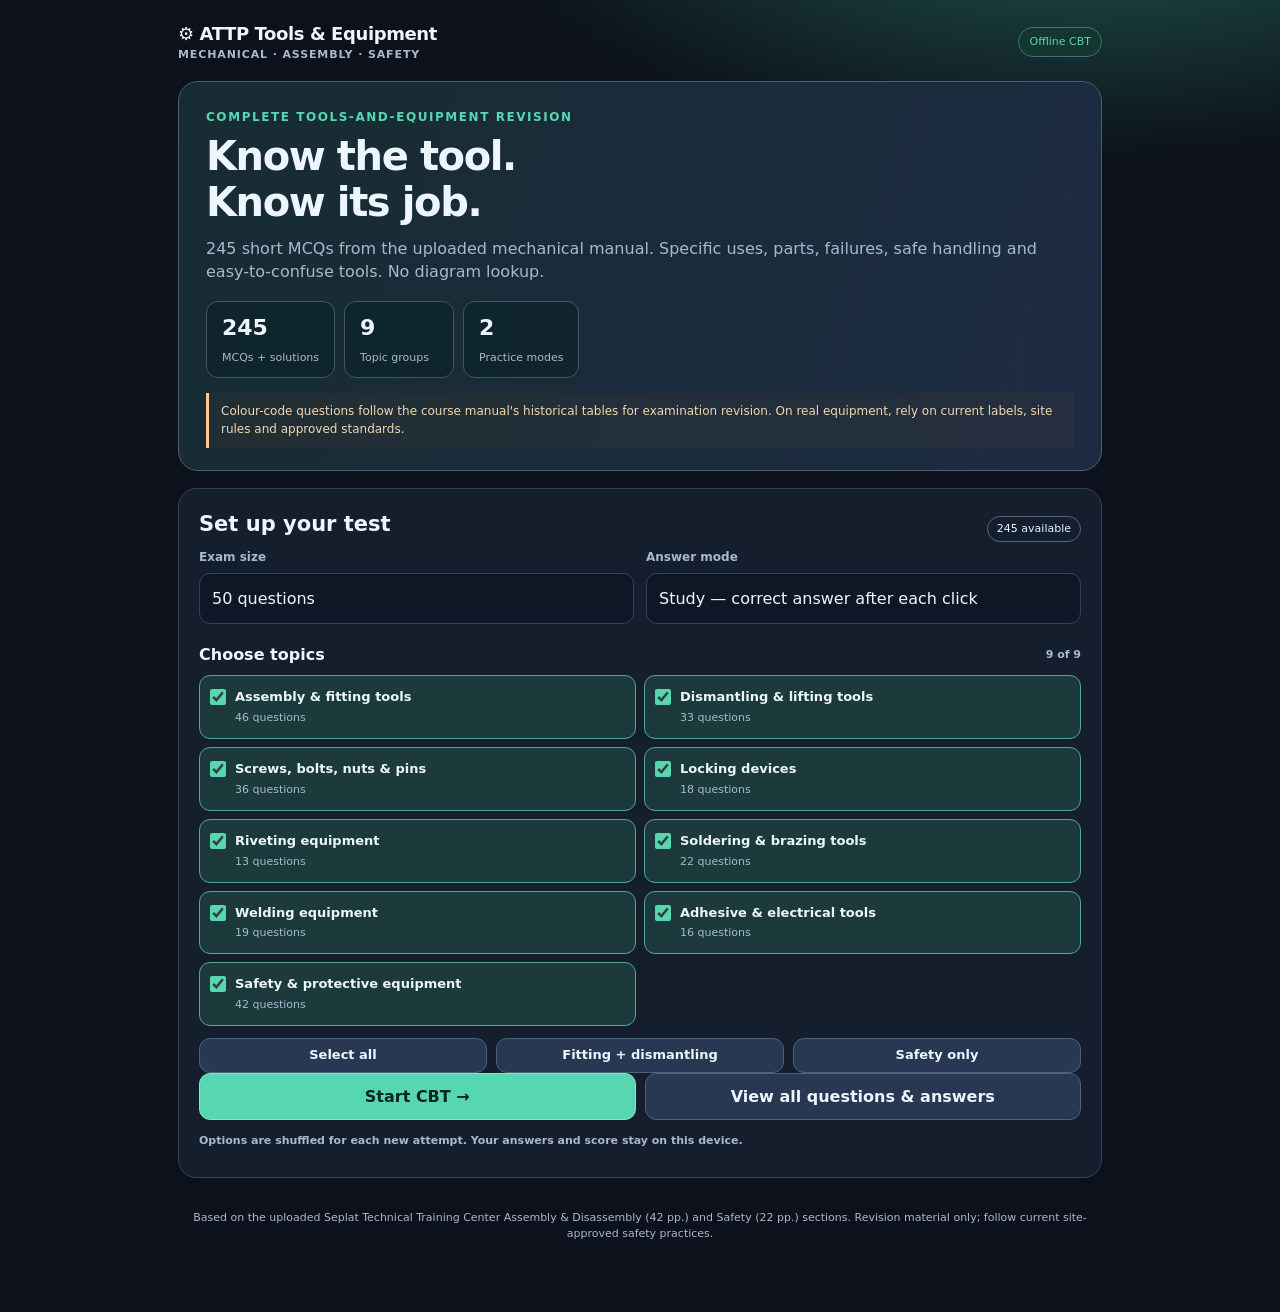
<file: mechanical-cbt/index.html>
<!doctype html><html lang="en"><head><meta charset="utf-8"><meta name="viewport" content="width=device-width,initial-scale=1"><meta name="theme-color" content="#0c111b"><title>ATTP · Tools & Equipment CBT</title><style>
:root{color-scheme:dark;--bg:#0c111b;--panel:#151e2d;--raised:#1e2b40;--line:#33425a;--text:#edf5ff;--soft:#a7b9d0;--mint:#56d7b1;--blue:#99b7fe;--red:#ff9ca8;--gold:#f6cd8b}*{box-sizing:border-box}body{margin:0;background:radial-gradient(900px 400px at 85% -120px,#225a52,transparent 70%),var(--bg);font-family:system-ui,-apple-system,Segoe UI,Roboto,sans-serif;color:var(--text);line-height:1.45}main{width:min(960px,100%);padding:21px 18px 70px;margin:0 auto}header{display:flex;align-items:center;justify-content:space-between;gap:12px;padding:0 0 18px}.brand{font-size:18px;font-weight:850;letter-spacing:-.4px}.brand small{font-size:11px;display:block;font-weight:600;color:var(--soft);letter-spacing:.08em;text-transform:uppercase}.cap{color:var(--mint);border:1px solid #3d766c;background:#15352f;border-radius:99px;font-size:11px;padding:6px 10px;white-space:nowrap}.hero{padding:27px 27px 22px;background:linear-gradient(110deg,#19483d55,#34507c44),var(--panel);border:1px solid #46636c;border-radius:20px}.eyebrow{font-size:12px;font-weight:850;text-transform:uppercase;letter-spacing:.13em;color:var(--mint)}h1{font-size:clamp(27px,4.3vw,40px);letter-spacing:-1.4px;line-height:1.13;margin:8px 0 12px}p{color:var(--soft);margin:8px 0}h2{font-size:21px;margin:0 0 10px}h3{margin:8px 0;font-size:17px}.stats{display:flex;gap:9px;margin-top:18px;flex-wrap:wrap}.stat{min-width:110px;background:#0b2227aa;border:1px solid #375d60;padding:10px 15px;border-radius:12px}.stat b{font-size:22px;display:block}.stat span{font-size:11px;color:var(--soft)}.panel{border:1px solid var(--line);background:var(--panel);padding:20px;border-radius:18px;margin-top:17px}.grid2{display:grid;grid-template-columns:1fr 1fr;gap:12px}.field{color:var(--soft);font-size:12px;display:block;font-weight:800;margin-bottom:6px}.sel{display:block;background:#0e1726;color:var(--text);padding:13px 12px;border:1px solid var(--line);border-radius:11px;width:100%;font:inherit;appearance:none}.btn{background:var(--mint);color:#06251e;font:inherit;min-height:45px;font-weight:800;border:1px solid #78eccb;border-radius:11px;padding:11px 17px;cursor:pointer}.btn.ghost{color:var(--text);background:#283752;border-color:#4d607e}.btn:disabled{opacity:.45;cursor:not-allowed}.btn.small{font-size:13px;padding:7px 10px;min-height:35px}.btn:focus-visible,.choice:focus-visible,.check:focus-within{outline:3px solid #9df2d9;outline-offset:2px}.btnrow{display:flex;gap:9px;flex-wrap:wrap}.btnrow>*{flex:1}.catgrid{display:grid;grid-template-columns:repeat(2,minmax(0,1fr));gap:8px;margin-top:9px}.check{display:flex;align-items:flex-start;gap:9px;padding:12px 10px;background:var(--raised);border:1px solid var(--line);border-radius:11px;cursor:pointer;font-size:12px}.check input{accent-color:var(--mint);margin:1px 0 0;flex:none}.check.active{border-color:#4caa9b;background:#1c393b}.check b{display:block;font-size:13px}.check small{display:block;color:var(--soft);font-size:11px;margin-top:3px}.hidden{display:none!important}.topline{display:flex;justify-content:space-between;gap:10px;align-items:center}.mini{font-size:11px;color:var(--soft);font-weight:700}.chip{font-size:11px;color:#e5f8ff;border:1px solid #50657d;padding:4px 9px;border-radius:20px}.bar{height:8px;border-radius:99px;background:#2c3a4c;overflow:hidden;margin:15px 0}.bar div{height:100%;width:0;background:linear-gradient(90deg,#56d7b1,#99b7fe);transition:width .17s}.qtext{font-weight:830;font-size:clamp(20px,2.8vw,25px);line-height:1.28;margin:18px 0}.choices{display:grid;gap:10px}.choice{width:100%;display:flex;gap:13px;align-items:center;min-height:53px;background:#1e2d44;border:1px solid #405673;border-radius:12px;padding:12px 14px;text-align:left;color:var(--text);cursor:pointer;font:inherit;font-size:15px}.choice:hover:not(:disabled){background:#2b4162}.choice:disabled{cursor:default}.choice .letter{font-weight:800;color:var(--blue);border:1px solid #607a9b;border-radius:8px;padding:4px 9px;flex:none}.choice.picked{background:#293b5c;border-color:#8fb4fc}.choice.correct{background:#173e39;border-color:#55d5ae}.choice.wrong{background:#422838;border-color:#ff8397}.fb{padding:13px 14px;border-radius:12px;background:#153f36;border:1px solid #499784;margin-top:15px}.fb.no{background:#422a38;border-color:#98516a}.fb strong{display:block}.fb p{font-size:13px;color:var(--text);margin:5px 0 0}.nav{display:flex;gap:9px;margin-top:18px;justify-content:space-between}.nav button{flex:1}.flag{border:0;background:transparent;color:var(--gold);font-size:24px;cursor:pointer}.kicker{color:var(--mint);font-size:12px;font-weight:850;letter-spacing:.06em}.numbergrid{display:flex;flex-wrap:wrap;gap:6px;max-height:125px;overflow:auto;padding-top:9px}.qmark{font-size:11px;background:#25334c;color:#a9c6dc;border:1px solid #455875;border-radius:6px;height:30px;width:31px;cursor:pointer}.qmark.current{outline:2px solid var(--mint)}.qmark.done{background:#1c624e;color:white}.qmark.flagged{border-bottom:4px solid var(--gold)}details{margin-top:13px}summary{cursor:pointer;color:var(--soft);font-size:12px}.score{font-size:58px;font-weight:900;letter-spacing:-.05em;color:var(--mint)}.scorebox{display:flex;gap:22px;align-items:center;flex-wrap:wrap}.review{padding:16px 0;border-bottom:1px solid #2d3c56}.review .topic{font-size:10px;color:var(--soft);text-transform:uppercase;letter-spacing:.05em;font-weight:850}.review .rq{font-weight:800;margin:6px 0}.good{color:#65e2b8;font-weight:750}.bad{color:#ffa5af;font-weight:750}.review p{font-size:13px}.answerdetails{padding:0;margin:0}.answerdetails summary{font-size:14px;color:var(--text);font-weight:800;line-height:1.5;padding:13px 0}.answerdetails div{padding:1px 0 15px}.answerdetails p{font-size:13px}.divider{border:0;border-top:1px solid var(--line);margin:12px 0}.notice{font-size:12px;border-left:3px solid var(--gold);background:#5c483322;padding:10px 12px;margin-top:15px;color:#f2d7ac}.flex{display:flex;gap:8px;align-items:center;flex-wrap:wrap}footer{text-align:center;font-size:11px;color:var(--soft);margin-top:32px}.reporttopic{display:flex;justify-content:space-between;gap:12px;padding:7px 0;font-size:12px;border-bottom:1px solid #24344a}#qaList{max-height:67vh;overflow-y:auto;padding-right:8px}#qaList.nolimit{max-height:none}input[type=checkbox]{width:16px;height:16px}button:hover:not(:disabled){filter:brightness(1.08)}@media(max-width:640px){main{padding:13px 11px 50px}.panel{padding:16px 13px;margin-top:12px;border-radius:13px}.hero{padding:19px 17px}.catgrid{grid-template-columns:1fr}.grid2{grid-template-columns:1fr}.choice{padding:12px 11px;font-size:14px}.stats{gap:6px}.stat{flex:1;min-width:0;padding:9px}.stat b{font-size:20px}.btn{padding:9px 11px;font-size:14px}.qtext{font-size:21px}}
@media print{body{background:white!important;color:black!important}header,.hero,#setup,#quiz,#results,footer,#qaFilters,#qaActions{display:none!important}#answers{display:block!important;border:0!important;background:white!important;padding:0!important}#qaList{max-height:none!important;overflow:visible!important}#qaList details{break-inside:avoid}#qaList details summary{color:black!important}#qaList details div{display:block!important}#qaList p{color:#222!important}#qaList .chip{color:black!important}}
</style></head><body><main><header><div class="brand">⚙ ATTP Tools & Equipment<small>Mechanical · Assembly · Safety</small></div><span class="cap">Offline CBT</span></header>
<section class="hero" id="hero"><div class="eyebrow">Complete tools-and-equipment revision</div><h1>Know the tool.<br>Know its job.</h1><p>245 short MCQs from the uploaded mechanical manual. Specific uses, parts, failures, safe handling and easy-to-confuse tools. No diagram lookup.</p><div class="stats"><div class="stat"><b>245</b><span>MCQs + solutions</span></div><div class="stat"><b>9</b><span>Topic groups</span></div><div class="stat"><b>2</b><span>Practice modes</span></div></div><div class="notice">Colour-code questions follow the course manual's historical tables for examination revision. On real equipment, rely on current labels, site rules and approved standards.</div></section>
<section id="setup" class="panel"><div class="topline"><h2>Set up your test</h2><span class="chip" id="available">245 available</span></div><div class="grid2"><label><span class="field">Exam size</span><select class="sel" id="quantity"><option value="25">25 questions</option><option value="50" selected>50 questions</option><option value="100">100 questions</option><option value="all">All 245 questions</option></select></label><label><span class="field">Answer mode</span><select class="sel" id="mode"><option value="study" selected>Study — correct answer after each click</option><option value="exam">Exam — results and answers at end</option></select></label></div><div class="topline" style="margin-top:19px"><strong>Choose topics</strong><span class="mini" id="topicCount"></span></div><div class="catgrid" id="categories"></div><div class="btnrow" style="margin-top:12px"><button class="btn ghost small" id="allCats">Select all</button><button class="btn ghost small" id="toolsCats">Fitting + dismantling</button><button class="btn ghost small" id="safetyCats">Safety only</button></div><div class="btnrow"><button class="btn" id="start">Start CBT →</button><button class="btn ghost" id="openAnswers">View all questions & answers</button></div><div class="btnrow hidden" id="resumePanel"><button class="btn ghost" id="resume">Resume previous session</button><button class="btn ghost" id="retrySaved">Review saved mistakes</button></div><p class="mini" style="margin-top:13px">Options are shuffled for each new attempt. Your answers and score stay on this device.</p></section>
<section id="quiz" class="panel hidden"><div class="topline"><span class="kicker" id="qNumber"></span><div class="flex"><button class="flag" id="flag" aria-label="Flag difficult question">☆</button><button class="btn ghost small" id="save">Save & exit</button></div></div><div class="bar"><div id="barFill"></div></div><div class="topline"><span class="mini" id="progress"></span><span class="chip" id="pageTag"></span></div><div class="kicker" style="margin-top:18px" id="categoryTag"></div><div class="qtext" id="question"></div><div class="choices" id="choices"></div><div class="fb hidden" id="feedback" aria-live="polite"></div><div class="nav"><button class="btn ghost" id="previous">← Back</button><button class="btn ghost" id="submit">Submit</button><button class="btn" id="next">Next →</button></div><details><summary>Jump to a question</summary><div class="numbergrid" id="navigator"></div></details></section>
<section id="results" class="panel hidden"><span class="eyebrow">Test completed</span><h2>Your result</h2><div class="scorebox"><div class="score" id="score"></div><div><strong id="scoreSub"></strong><p id="scoreMessage"></p></div></div><div id="topicResults"></div><div class="btnrow"><button class="btn" id="retryWrong">Retry missed</button><button class="btn ghost" id="newTest">New test</button><button class="btn ghost" id="showAnswers">Full answer book</button></div><hr class="divider"><div class="topline"><h3>Answer review</h3><select id="reviewFilter" class="sel" style="width:auto"><option value="wrong">Wrong only</option><option value="all">All</option><option value="correct">Correct only</option><option value="flagged">Flagged only</option></select></div><div id="review"></div></section>
<section id="answers" class="panel hidden"><div class="topline"><div><span class="eyebrow">Complete answer book</span><h2>All questions, answers & why</h2></div><span class="chip">245 solutions</span></div><div id="qaFilters" class="grid2"><label><span class="field">Topic</span><select class="sel" id="qaTopic"><option value="all">All topics</option></select></label><label><span class="field">Search tool or phrase</span><input class="sel" id="qaSearch" placeholder="e.g. torque wrench, rivet"></label></div><div id="qaActions" class="btnrow"><button class="btn ghost small" id="closeAnswers">Back to test</button><button class="btn ghost small" id="expandAll">Expand all answers</button><button class="btn ghost small" id="printAnswers">Print / Save Q&A</button></div><div class="mini" style="margin:13px 0" id="qaStatus"></div><div id="qaList"></div></section>
<footer>Based on the uploaded Seplat Technical Training Center Assembly & Disassembly (42 pp.) and Safety (22 pp.) sections. Revision material only; follow current site-approved safety practices.</footer></main><script>
'use strict'; const DB=[{"id":1,"category":"Assembly & fitting tools","page":"Assembly p. 11","q":"What supports a rivet head during closing?","opts":["Dolly","Rivet set","Drawing-up tool","Rivet cutter"],"answer":0,"why":"The dolly or hold-up supports the original head while the opposite end is formed."},{"id":2,"category":"Assembly & fitting tools","page":"Assembly p. 11","q":"Which tool seats plates before riveting?","opts":["Ball-pein hammer","Centre punch","Rivet set","Drawing-up tool"],"answer":3,"why":"The drawing-up tool brings the plates tightly together before closing the rivet."},{"id":3,"category":"Assembly & fitting tools","page":"Assembly p. 11","q":"Which tool forms the final rivet head?","opts":["Dolly","Drawing-up tool","Nut splitter","Rivet set"],"answer":3,"why":"The rivet set finishes the closing operation to form the specified head."},{"id":4,"category":"Assembly & fitting tools","page":"Assembly p. 11","q":"Which hammer starts closing a rivet?","opts":["Club hammer","Sledgehammer","Soft-faced mallet","Ball-pein hammer"],"answer":3,"why":"The manual uses a ball-pein hammer to begin forming the rivet head."},{"id":5,"category":"Assembly & fitting tools","page":"Assembly p. 11","q":"What heats rivets for hot riveting?","opts":["Solid-fuel or gas hearth","Portable grinder","Electric drill","Heat sink"],"answer":0,"why":"A solid-fuel or gas-fired hearth heats rivets before hot installation."},{"id":6,"category":"Assembly & fitting tools","page":"Assembly p. 11","q":"What holds a red-hot rivet?","opts":["Tongs","Drift","Pliers","Dolly"],"answer":0,"why":"Tongs allow safe handling of heated rivets."},{"id":7,"category":"Assembly & fitting tools","page":"Assembly pp. 11–12","q":"What reduces fatigue in repeated riveting?","opts":["Rivet punch","Pipe wrench","Pneumatic riveting gun","Hand file"],"answer":2,"why":"Compressed-air riveting equipment reduces effort and improves uniformity."},{"id":8,"category":"Assembly & fitting tools","page":"Assembly p. 12","q":"What drives a pneumatic riveting gun?","opts":["Hydraulic oil","Electric arc","Compressed air","Natural gas"],"answer":2,"why":"Pneumatic equipment is powered by compressed air."},{"id":9,"category":"Assembly & fitting tools","page":"Assembly p. 11","q":"Which four rivet details matter?","opts":["Colour, paint, weight, finish","Material, treatment, diameter, length","Brand, coating, noise, speed","Pressure, flow, voltage, current"],"answer":1,"why":"The manual specifies material, heat treatment, diameter and length."},{"id":10,"category":"Assembly & fitting tools","page":"Assembly p. 11","q":"Why prefer standard assembly tools?","opts":["Elimination of fitting","Maximum handle length","Greater tool weight","Availability and suitability"],"answer":3,"why":"The manual recommends standard tools whenever possible."},{"id":11,"category":"Assembly & fitting tools","page":"Assembly p. 11","q":"When are special-purpose tools needed?","opts":["Freshly painted parts","Restricted access","Low room temperature","New fasteners only"],"answer":1,"why":"The manual mentions lack of space as a reason for special tools."},{"id":12,"category":"Assembly & fitting tools","page":"Assembly p. 12","q":"Why select the correct spanner size?","opts":["To increase bolt diameter","To alter thread pitch","To avoid using washers","To fit the fastening closely"],"answer":3,"why":"Correct fit helps prevent rounding and damage."},{"id":13,"category":"Assembly & fitting tools","page":"Assembly p. 12","q":"Why avoid extending a spanner with a pipe?","opts":["It changes the thread direction","It converts tension to shear","It hardens the nut","It may weaken or damage the tool"],"answer":3,"why":"The manual warns that pipe extensions overload the spanner and damage its jaws."},{"id":14,"category":"Assembly & fitting tools","page":"Assembly p. 12","q":"What may happen to overloaded spanner jaws?","opts":["They become magnetic","They spread and slip","They shrink uniformly","They regain accuracy"],"answer":1,"why":"Excess force can distort jaws, giving a poor fit and possible injury."},{"id":15,"category":"Assembly & fitting tools","page":"Assembly p. 13","q":"Which tool controls specified bolt torque?","opts":["Nut splitter","Circlip pliers","Pipe wrench","Torque wrench"],"answer":3,"why":"Use a torque wrench when a defined tightening torque is specified."},{"id":16,"category":"Assembly & fitting tools","page":"Assembly p. 13","q":"Which torque wrench shows pointer deflection?","opts":["Click type","Beam type","Digital type","Slip-clutch type"],"answer":1,"why":"A beam torque wrench indicates torque by deflection."},{"id":17,"category":"Assembly & fitting tools","page":"Assembly p. 13","q":"Which torque wrench gives a preset click?","opts":["Click type","Pipe wrench","Beam type","Plain ring spanner"],"answer":0,"why":"The click mechanism indicates reaching the preset torque."},{"id":18,"category":"Assembly & fitting tools","page":"Assembly p. 13","q":"Which torque wrench displays an electronic value?","opts":["Digital type","Slotted socket","Beam type","Box spanner"],"answer":0,"why":"Digital torque wrenches provide an electronic torque indication."},{"id":19,"category":"Assembly & fitting tools","page":"Assembly p. 13","q":"What happens at a slipping-clutch wrench setting?","opts":["The head locks permanently","The bolt expands freely","The socket detaches automatically","The drive slips"],"answer":3,"why":"The clutch limits further transmitted torque at its preset point."},{"id":20,"category":"Assembly & fitting tools","page":"Assembly p. 13","q":"What does spanner leverage depend on?","opts":["Only bolt diameter","Applied force and lever arm","Paint and finish","Thread colour and shape"],"answer":1,"why":"Turning moment is force multiplied by perpendicular lever distance."},{"id":21,"category":"Assembly & fitting tools","page":"Assembly p. 13","q":"How should a spanner usually be pulled?","opts":["By hammering its handle","Away at full extension","Toward the body","With a cheater pipe"],"answer":2,"why":"The manual advises pulling toward yourself when practicable for control."},{"id":22,"category":"Assembly & fitting tools","page":"Assembly p. 13","q":"What must fit snugly on a nut?","opts":["Hammer face","Nut splitter cutter","Wire stripper","Spanner jaws"],"answer":3,"why":"Loose jaws can slip off and damage the nut corners."},{"id":23,"category":"Assembly & fitting tools","page":"Assembly p. 14","q":"What is an adjustable spanner mainly for?","opts":["Cutting internal threads","Forming rivet heads","Variable nut sizes","Extracting broken studs"],"answer":2,"why":"An adjustable jaw can accommodate different nut sizes but may slip if poorly fitted."},{"id":24,"category":"Assembly & fitting tools","page":"Assembly p. 14","q":"What does a pipe wrench grip?","opts":["Round pipework","Flat screw slots","Small circlips","Internal keyways"],"answer":0,"why":"Pipe wrenches grip cylindrical pipe and fittings."},{"id":25,"category":"Assembly & fitting tools","page":"Assembly p. 14","q":"When does the manual favour adjustable or pipe wrenches?","opts":["For tightening all torque-critical bolts","For every precision bolted joint","When proper fixed spanners are unavailable","For replacing torque wrenches"],"answer":2,"why":"The manual treats them as last-resort tools in many fitting tasks."},{"id":26,"category":"Assembly & fitting tools","page":"Assembly p. 14","q":"What may worn adjustable jaws damage?","opts":["Drilled hole centres","Pipe flow rate","Hexagon corners","Machine speed"],"answer":2,"why":"Poor jaw fit rounds off nuts and bolt heads."},{"id":27,"category":"Assembly & fitting tools","page":"Assembly p. 14","q":"How should screwdriver tips be selected?","opts":["Choose by handle colour","Use the widest available","Match the screw recess","Use the thinnest available"],"answer":2,"why":"Correct tip fit prevents damage to the screw head."},{"id":28,"category":"Assembly & fitting tools","page":"Assembly p. 14","q":"What is a cross-head screwdriver for?","opts":["Hexagonal bolts","Cross-head screws","External circlips","Blind rivets"],"answer":1,"why":"Use the proper screwdriver tip for the screw recess."},{"id":29,"category":"Assembly & fitting tools","page":"Assembly p. 14","q":"What risk comes from a mismatched screwdriver?","opts":["Damaged screw head","Increased torque accuracy","Stronger rivet joint","Improved thread pitch"],"answer":0,"why":"A poorly fitting tip can slip or damage the recess."},{"id":30,"category":"Assembly & fitting tools","page":"Assembly p. 14","q":"When should pliers tighten hex nuts?","opts":["For all high-torque joints","Whenever a socket is available","Before trying a ring spanner","Only when suitable spanners cannot be used"],"answer":3,"why":"The manual warns plier jaws can damage hexagonal corners."},{"id":31,"category":"Assembly & fitting tools","page":"Assembly p. 15","q":"What do side-cutting pliers do?","opts":["Cut wire","Form rivets","Remove bearings","Measure torque"],"answer":0,"why":"Side cutters are designed for cutting wires and small leads."},{"id":32,"category":"Assembly & fitting tools","page":"Assembly p. 15","q":"What do wire strippers remove?","opts":["Wire insulation","Rivet heads","Bolt threads","Pipe scale"],"answer":0,"why":"Strippers remove insulation without intentionally cutting the conductor."},{"id":33,"category":"Assembly & fitting tools","page":"Assembly p. 15","q":"Which tool handles circlips?","opts":["Combination spanner","Pipe wrench","Ball-pein hammer","Circlip pliers"],"answer":3,"why":"Circlip pliers expand or compress retaining rings, according to type."},{"id":34,"category":"Assembly & fitting tools","page":"Assembly p. 15","q":"Which pliers are useful for gripping small parts?","opts":["Flat-nose pliers","Rivet gun","Torque wrench","Bolt cutters"],"answer":0,"why":"Flat-nose jaws grip and position small components."},{"id":35,"category":"Assembly & fitting tools","page":"Assembly p. 15","q":"What does a combination plier combine?","opts":["Heating and soldering","Drilling and tapping","Torque and angle measurement","Gripping and cutting functions"],"answer":3,"why":"Combination pliers serve general holding and cutting work."},{"id":36,"category":"Assembly & fitting tools","page":"Assembly p. 15","q":"What should a hammer handle be free from?","opts":["Splits","Polish","Grain","Labels"],"answer":0,"why":"The manual requires the hammer handle not to be split."},{"id":37,"category":"Assembly & fitting tools","page":"Assembly p. 15","q":"What must be secure on a hammer?","opts":["Manufacturer label","Head","Weight marking","Paint"],"answer":1,"why":"The head must be firmly fixed to avoid becoming detached."},{"id":38,"category":"Assembly & fitting tools","page":"Assembly p. 15","q":"Which hammer-head defects are unacceptable?","opts":["Normal steel colour","Cracks or chips","A clear maker's mark","Smooth striking faces"],"answer":1,"why":"The head should not be cracked or chipped."},{"id":39,"category":"Assembly & fitting tools","page":"Assembly p. 15","q":"Why choose the correct hammer weight?","opts":["To avoid supporting work","For greater noise","For faster corrosion","For proper control and force"],"answer":3,"why":"Too large a hammer makes accurate, safe striking difficult."},{"id":40,"category":"Assembly & fitting tools","page":"Assembly p. 16","q":"What protects a machined face during hammering?","opts":["Pipe wrench","Cold chisel","Steel punch point","Soft-metal drift"],"answer":3,"why":"A soft-metal drift is interposed to avoid direct damage to delicate work."},{"id":41,"category":"Assembly & fitting tools","page":"Assembly p. 16","q":"What is an impact spanner used for?","opts":["Measuring bearing clearance","Cutting electrical cable","Checking surface finish","Shock-loosening tight fasteners"],"answer":3,"why":"A hammer blow on an impact spanner helps loosen tight joints."},{"id":42,"category":"Assembly & fitting tools","page":"Assembly p. 16","q":"Which equipment positions heavy plant accurately?","opts":["Soldering iron","Rivet tongs","Nut splitter","Measuring and levelling equipment"],"answer":3,"why":"Ranging and levelling are important for positioning plant during installation."},{"id":43,"category":"Assembly & fitting tools","page":"Assembly p. 16","q":"What holds installed plant on its foundation?","opts":["Holding-down bolts","Solder fillets","Wire strippers","Split pins"],"answer":0,"why":"Holding-down bolts secure plant to a base or foundation."},{"id":44,"category":"Dismantling & lifting tools","page":"Assembly p. 6","q":"What handles large heavy machine parts?","opts":["Soft solder","Only a hand spanner","Suitable lifting equipment","Small clamps only"],"answer":2,"why":"Large components require appropriate support and lifting equipment."},{"id":45,"category":"Dismantling & lifting tools","page":"Assembly p. 6","q":"What must support a load before work beneath it?","opts":["Chain sling alone","Suitable fixed supports","Crane hook alone","Worker's hands"],"answer":1,"why":"Do not work under a suspended load; lower it onto secure supports."},{"id":46,"category":"Dismantling & lifting tools","page":"Assembly pp. 6–7","q":"What must a lifting plan consider?","opts":["Load mass and centre of gravity","Only paint condition","Only ambient noise","Only the brand of crane"],"answer":0,"why":"Safe movement depends on load weight, balance and suitable lifting gear."},{"id":47,"category":"Dismantling & lifting tools","page":"Assembly p. 7","q":"What protects precision machine surfaces in handling?","opts":["Dragging along concrete","Correctly selected lifting points","An unprotected chain","Gripping the bearing journal"],"answer":1,"why":"Lifting points avoid damage to precision-ground surfaces."},{"id":48,"category":"Dismantling & lifting tools","page":"Assembly p. 7","q":"Why label dismantled structural members?","opts":["Faster rust formation","Increased component weight","Correct reassembly","Less lifting capacity"],"answer":2,"why":"Marks identify original positions and orientation."},{"id":49,"category":"Dismantling & lifting tools","page":"Assembly p. 8","q":"What keeps dismantled parts in order?","opts":["Clean marked storage arrangement","Loose mixed piles","Unrecorded movement","Random bins"],"answer":0,"why":"Marked and organised parts simplify correct reassembly."},{"id":50,"category":"Dismantling & lifting tools","page":"Assembly p. 8","q":"What should be marked before separating matched parts?","opts":["Their resale price","Their relative positions","Their hardness only","Their paint colour only"],"answer":1,"why":"Marks help restore original alignment and orientation."},{"id":51,"category":"Dismantling & lifting tools","page":"Assembly p. 9","q":"What is applied to stubborn threads first?","opts":["Adhesive resin","Molten solder","Concrete primer","Penetrating oil"],"answer":3,"why":"Penetrating fluid helps free seized nuts and screws."},{"id":52,"category":"Dismantling & lifting tools","page":"Assembly p. 9","q":"What removes obstructing thread deposits?","opts":["Painting","Further tightening only","Glue application","Cleaning and wire brushing"],"answer":3,"why":"Cleaning prevents dirt and corrosion obstructing removal."},{"id":53,"category":"Dismantling & lifting tools","page":"Assembly p. 9","q":"What may loosen a seized nut by shock?","opts":["Covering it with wax","Soldering the nut","Controlled axial tapping","Polishing the flange"],"answer":2,"why":"The manual discusses tapping the nut to help break a corrosion bond."},{"id":54,"category":"Dismantling & lifting tools","page":"Assembly p. 9","q":"How may rivets be removed by drilling?","opts":["Drill the main frame first","Weld the mandrel","Drill through the heads","Apply adhesive"],"answer":2,"why":"Careful centred drilling removes heads while protecting the surrounding metal."},{"id":55,"category":"Dismantling & lifting tools","page":"Assembly p. 16","q":"Why use cleaning agents before dismantling?","opts":["Harden all threads","Increase rust adhesion","Replace component marking","Remove deposits and reveal defects"],"answer":3,"why":"Cleaning makes dismantling easier and faults more visible."},{"id":56,"category":"Dismantling & lifting tools","page":"Assembly p. 17","q":"Which fluid is given as a penetrating-oil example?","opts":["Engine coolant","Brake fluid","WD-40","Epoxy hardener"],"answer":2,"why":"The manual mentions WD-40 as a penetrating fluid."},{"id":57,"category":"Dismantling & lifting tools","page":"Assembly p. 17","q":"What draws penetrating oil into fine threads?","opts":["Electrolysis","Centrifugal force","Magnetism","Capillary action"],"answer":3,"why":"The oil seeps into narrow gaps by capillary action."},{"id":58,"category":"Dismantling & lifting tools","page":"Assembly p. 17","q":"Which lubricant is mentioned with penetrating oils?","opts":["Silica sand","Galvanising zinc","Epoxy resin","Graphite"],"answer":3,"why":"The manual notes a small amount of lubricant such as graphite."},{"id":59,"category":"Dismantling & lifting tools","page":"Assembly p. 17","q":"What does a nut splitter do?","opts":["Break a seized nut","Measure clamping force","Remove a pin intact","Re-cut threads"],"answer":0,"why":"A nut splitter fractures a nut when conventional removal fails."},{"id":60,"category":"Dismantling & lifting tools","page":"Assembly p. 17","q":"Which tool removes a threaded stud?","opts":["Drift","Soldering iron","Stud remover","Rivet set"],"answer":2,"why":"Stud removers grip the exposed stud so it can be turned out."},{"id":61,"category":"Dismantling & lifting tools","page":"Assembly p. 17","q":"How can two nuts remove a stud?","opts":["Lock them against each other","Weld them to the stud","Cut both in half","Remove their threads"],"answer":0,"why":"Locking two nuts together allows a spanner to turn the stud."},{"id":62,"category":"Dismantling & lifting tools","page":"Assembly p. 17","q":"What mechanism is used in some stud removers?","opts":["A soldering electrode","Hardened knurled rollers","A flame nozzle","A spring washer alone"],"answer":1,"why":"A roller-type tool grips the stud as the spanner turns."},{"id":63,"category":"Dismantling & lifting tools","page":"Assembly p. 18","q":"What extracts a broken screw or stud?","opts":["Rivet set","Beam wrench","Easy-out","Tab washer"],"answer":2,"why":"An easy-out is a tapered reverse-thread extractor used after drilling a suitable pilot hole."},{"id":64,"category":"Dismantling & lifting tools","page":"Assembly p. 18","q":"What must be made before using an easy-out?","opts":["Flange recess","Central pilot hole","Weld bevel","Rivet head"],"answer":1,"why":"The extractor is screwed into a hole drilled in the broken fastener."},{"id":65,"category":"Dismantling & lifting tools","page":"Assembly p. 18","q":"Which direction is the typical easy-out turned?","opts":["Anticlockwise","Alternately regardless of thread","Clockwise only","Axially without rotation"],"answer":0,"why":"Its left-handed thread engages as it turns anticlockwise for a normal right-hand fastener."},{"id":66,"category":"Dismantling & lifting tools","page":"Assembly p. 18","q":"What tool may cut a rivet head destructively?","opts":["Wire stripper","Circlip pliers","Beam wrench","Cold chisel"],"answer":3,"why":"Chiselling destroys the head, allowing the rivet to be removed."},{"id":67,"category":"Dismantling & lifting tools","page":"Assembly p. 18","q":"What is the danger of chiselling rivets?","opts":["Reducing metal thickness everywhere","Improving rivet reuse","Increasing thread strength","Damaging the joined plates"],"answer":3,"why":"The chisel must not damage the surrounding joint metal."},{"id":68,"category":"Dismantling & lifting tools","page":"Assembly pp. 18–19","q":"What commonly cuts steel structures in dismantling?","opts":["Adhesive bonding","Oxy-fuel flame cutting","Hand scraping","Soft soldering"],"answer":1,"why":"The manual describes flame cutting for large steel assemblies and pipework."},{"id":69,"category":"Dismantling & lifting tools","page":"Assembly pp. 18–19","q":"Which gas stream oxidises steel during flame cutting?","opts":["Carbon-dioxide shield","Oxygen jet","Nitrogen purge","Argon shield"],"answer":1,"why":"After preheating, high-purity oxygen reacts with hot steel to cut it."},{"id":70,"category":"Dismantling & lifting tools","page":"Assembly p. 19","q":"What controls a top-heavy load during lifting?","opts":["Pipe union","Hammer drift","Flat washer","Spreader"],"answer":3,"why":"Spreader beams can help maintain controlled lifting geometry and load balance."},{"id":71,"category":"Dismantling & lifting tools","page":"Assembly p. 20","q":"What authorises work on isolated plant?","opts":["Delivery invoice","Purchase order","Calibration label","Permit to work"],"answer":3,"why":"The manual requires appropriate permit-to-work arrangements."},{"id":72,"category":"Dismantling & lifting tools","page":"Assembly p. 20","q":"What helps prevent accidental valve operation?","opts":["Using only verbal warnings","Locking or securing valves","Painting handwheels","Removing all tags"],"answer":1,"why":"Isolation valves should be secured against inadvertent operation."},{"id":73,"category":"Dismantling & lifting tools","page":"Assembly p. 20","q":"What may remain after draining a process vessel?","opts":["Flammable vapours","Only fresh air","No pressure ever","Zero hazards"],"answer":0,"why":"Draining liquid may leave harmful or combustible vapours."},{"id":74,"category":"Dismantling & lifting tools","page":"Assembly p. 20","q":"Who should isolate electrical supplies?","opts":["The cleaner only","Any passing operator","Untrained visitors","Authorised qualified personnel"],"answer":3,"why":"The manual places electrical isolation with qualified authorised staff."},{"id":75,"category":"Dismantling & lifting tools","page":"Assembly p. 20","q":"What protects from high-temperature equipment?","opts":["Only plastic plugs","No preparation","Bare-hand testing","Suitable thermal PPE and isolation"],"answer":3,"why":"Hot pipes and equipment may cause burns and require proper protection."},{"id":76,"category":"Screws, bolts, nuts & pins","page":"Assembly p. 23","q":"Which holes receive machine screws?","opts":["Counterbored pins only","Plain oversized bores","Welded seams","Previously tapped holes"],"answer":3,"why":"Machine screws normally engage internal threads in prepared tapped holes."},{"id":77,"category":"Screws, bolts, nuts & pins","page":"Assembly p. 23","q":"Which screw head sits flush in a recess?","opts":["Round","Cheese","Pan","Countersunk"],"answer":3,"why":"A countersunk head sits flush when the proper countersink is provided."},{"id":78,"category":"Screws, bolts, nuts & pins","page":"Assembly p. 23","q":"Which head has a cylindrical straight-sided shape?","opts":["Raised countersunk head","Hexagon grub point","Countersunk head","Cheese head"],"answer":3,"why":"Cheese-head screws have a generally cylindrical head."},{"id":79,"category":"Screws, bolts, nuts & pins","page":"Assembly p. 23","q":"Which screw often secures a collar on a shaft?","opts":["Blind rivet","Stud bolt","Coach bolt","Grub screw"],"answer":3,"why":"The manual gives collars and knobs on shafts as grub-screw applications."},{"id":80,"category":"Screws, bolts, nuts & pins","page":"Assembly p. 24","q":"What drives a socket-head cap screw?","opts":["Hexagon key","Flat screwdriver","Pipe wrench","Ball-pein hammer"],"answer":0,"why":"Socket-head cap screws use an internal hexagon key."},{"id":81,"category":"Screws, bolts, nuts & pins","page":"Assembly p. 24","q":"Which material is common for socket screws?","opts":["High-grade alloy steel","Soft solder only","Wood","Pure lead"],"answer":0,"why":"The manual describes these screws as manufactured in high-grade alloy steel."},{"id":82,"category":"Screws, bolts, nuts & pins","page":"Assembly p. 24","q":"What does a dog-point set screw help prevent?","opts":["Thermal distortion","Damage to the work","Corrosion of all metals","Loose rivet heads"],"answer":1,"why":"The dog point gives a less damaging contact form in appropriate applications."},{"id":83,"category":"Screws, bolts, nuts & pins","page":"Assembly p. 24","q":"What does a cup-point screw have?","opts":["Flat cutting edge","Rounded external head","Hollow cup-shaped point","Internal split pin"],"answer":2,"why":"A cup point has a recessed rim intended to grip the receiving part."},{"id":84,"category":"Screws, bolts, nuts & pins","page":"Assembly p. 24","q":"What does a thread-forming screw do?","opts":["Heats the work to fusion","Cuts a bolt head","Removes chips in flutes","Displaces material"],"answer":3,"why":"Thread-forming screws create a mating thread by deforming the material."},{"id":85,"category":"Screws, bolts, nuts & pins","page":"Assembly p. 24","q":"What does a thread-cutting screw do?","opts":["Compresses only","Pulls a mandrel","Removes material","Melts the material"],"answer":2,"why":"Thread-cutting screws form threads by cutting material away."},{"id":86,"category":"Screws, bolts, nuts & pins","page":"Assembly p. 24","q":"Which screw combines drilling and tapping?","opts":["Cheese-head machine screw","Socket-head cap screw","Self-drilling self-tapping screw","Plain grub screw"],"answer":2,"why":"A drill-point screw creates a pilot hole and its own thread in one operation."},{"id":87,"category":"Screws, bolts, nuts & pins","page":"Assembly p. 25","q":"What normally distinguishes a bolt from a screw in the manual?","opts":["Used with a nut","Always has a flat point","Always smaller than 10 mm","Never has external threads"],"answer":0,"why":"The manual describes bolts used with nuts, unlike screws driven into tapped holes."},{"id":88,"category":"Screws, bolts, nuts & pins","page":"Assembly p. 25","q":"What is a wing nut suited for?","opts":["Precision rivet setting","Permanent welding","Frequent hand removal","Internal thread tapping"],"answer":2,"why":"Wing nuts can be tightened or removed by hand where loads permit."},{"id":89,"category":"Screws, bolts, nuts & pins","page":"Assembly p. 25","q":"What is a dome nut used for?","opts":["Holding a rivet head","Covering exposed threads","Cutting a new thread","Sealing a cylinder bore"],"answer":1,"why":"Dome or cap nuts cover exposed threaded ends and improve appearance."},{"id":90,"category":"Screws, bolts, nuts & pins","page":"Assembly p. 25","q":"Why use a flat washer?","opts":["Act as a rivet mandrel","Remove seized studs","Measure torque","Spread clamping load"],"answer":3,"why":"Flat washers spread load over a larger bearing surface."},{"id":91,"category":"Screws, bolts, nuts & pins","page":"Assembly p. 25","q":"Do plain flat washers lock against vibration?","opts":["Always","Only with paint","Only after heat treatment","No"],"answer":3,"why":"The manual states plain washers spread load but provide no locking action."},{"id":92,"category":"Screws, bolts, nuts & pins","page":"Assembly p. 25","q":"What may a spring-steel washer resist?","opts":["Loosening","Thread cutting","Rivet drilling","Solder melting"],"answer":0,"why":"Locking washers are intended to resist loosening during service."},{"id":93,"category":"Screws, bolts, nuts & pins","page":"Assembly p. 26","q":"What material forms spring-tension pins?","opts":["Soft lead","Plastic resin","Rolled spring steel","Tin solder"],"answer":2,"why":"The manual describes spring steel rolled into a tube."},{"id":94,"category":"Screws, bolts, nuts & pins","page":"Assembly p. 26","q":"Why does a spring-tension pin grip its hole?","opts":["Magnetic attraction","Welding fusion","Adhesive curing","Elastic outward pressure"],"answer":3,"why":"Its oversized slotted shape compresses and springs against the bore."},{"id":95,"category":"Screws, bolts, nuts & pins","page":"Assembly p. 26","q":"What tool typically installs a spring-tension pin?","opts":["Hammer with a suitable punch","Flux brush","Torque meter","Flame torch"],"answer":0,"why":"The manual says these pins can be driven into holes with a hammer."},{"id":96,"category":"Screws, bolts, nuts & pins","page":"Assembly p. 26","q":"What is the ISO metric thread angle?","opts":["30 degrees","55 degrees","45 degrees","60 degrees"],"answer":3,"why":"ISO metric threads use a nominal 60-degree triangular form."},{"id":97,"category":"Screws, bolts, nuts & pins","page":"Assembly p. 26","q":"What is the Unified thread angle?","opts":["75 degrees","60 degrees","55 degrees","90 degrees"],"answer":1,"why":"UNC and UNF use a 60-degree thread form."},{"id":98,"category":"Screws, bolts, nuts & pins","page":"Assembly p. 27","q":"What is the Whitworth thread angle?","opts":["55 degrees","60 degrees","30 degrees","45 degrees"],"answer":0,"why":"BSW and BSF use the 55-degree Whitworth thread form."},{"id":99,"category":"Screws, bolts, nuts & pins","page":"Assembly p. 26","q":"What does M16 × 2 indicate as pitch?","opts":["2 mm","1 mm","2 inches","16 mm"],"answer":0,"why":"The number after × gives thread pitch in millimetres."},{"id":100,"category":"Screws, bolts, nuts & pins","page":"Assembly p. 26","q":"What does M16 identify?","opts":["Thread length only","Fastener strength grade","Nominal diameter","Spanner jaw width"],"answer":2,"why":"M16 indicates a nominal 16 mm metric thread diameter."},{"id":101,"category":"Screws, bolts, nuts & pins","page":"Assembly p. 26","q":"What does UNC indicate?","opts":["Unified close fit","Universal nut clamp","Uncut non-circular thread","Unified coarse thread"],"answer":3,"why":"UNC is the Unified National Coarse series."},{"id":102,"category":"Screws, bolts, nuts & pins","page":"Assembly p. 26","q":"What does UNF indicate?","opts":["Unfinished nut form","Unified fine thread","Universal nut fitting","Unified flange"],"answer":1,"why":"UNF is the Unified National Fine series."},{"id":103,"category":"Screws, bolts, nuts & pins","page":"Assembly p. 27","q":"Which British thread is common on pipes?","opts":["BA","UNC","BSF","BSP"],"answer":3,"why":"BSP stands for British Standard Pipe thread."},{"id":104,"category":"Screws, bolts, nuts & pins","page":"Assembly p. 27","q":"Which thread suits small instruments in this manual?","opts":["BA","BSW","BSP","UNC"],"answer":0,"why":"British Association threads were used for small-diameter instrument fasteners."},{"id":105,"category":"Locking devices","page":"Assembly p. 27","q":"What is the purpose of a thread lock?","opts":["Resist loosening in service","Increase nominal thread size","Cut external threads","Improve surface finish"],"answer":0,"why":"Locking devices reduce unintended fastener loosening."},{"id":106,"category":"Locking devices","page":"Assembly p. 27","q":"What gives a Nyloc nut resistance?","opts":["Welded metal strips","Castellated slots only","Spring washers only","Nylon insert friction"],"answer":3,"why":"The nylon insert creates prevailing friction on the male thread."},{"id":107,"category":"Locking devices","page":"Assembly p. 27","q":"What does liquid threadlocker do?","opts":["Cures in engaged threads","Removes stripped threads","Paints the shaft","Expands a rivet head"],"answer":0,"why":"Anaerobic adhesive can lock threaded fasteners after assembly."},{"id":108,"category":"Locking devices","page":"Assembly p. 27","q":"What does micro-encapsulation hold?","opts":["Thread-locking compound","Molten brass","Copper primer","Hydraulic oil only"],"answer":0,"why":"Some locking screws carry encapsulated adhesive on their threads."},{"id":109,"category":"Locking devices","page":"Assembly p. 28","q":"What secures a castellated nut?","opts":["Centre punch only","Solder fillet","Flat washer alone","Split pin"],"answer":3,"why":"A split pin passes through the aligned nut slots and shaft or bolt hole."},{"id":110,"category":"Locking devices","page":"Assembly p. 28","q":"What distinguishes a slotted nut?","opts":["An unthreaded bore","Slots across the top","A conical base","A nylon insert"],"answer":1,"why":"A slotted nut has openings for a split pin."},{"id":111,"category":"Locking devices","page":"Assembly p. 28","q":"What tool bends split-pin ends?","opts":["Torque beam","Soldering iron","Drift punch only","Pliers"],"answer":3,"why":"Split-pin legs are bent to secure the assembly after insertion."},{"id":112,"category":"Locking devices","page":"Assembly p. 28","q":"How does an Aerotight nut lock?","opts":["Molten solder","Liquid flux","Rivet clinching","Spring-steel arm resistance"],"answer":3,"why":"Spring-steel arms resist free rotation after being forced aside during fitting."},{"id":113,"category":"Locking devices","page":"Assembly p. 28","q":"How does a Philidas nut lock?","opts":["Deformed upper thread","A tab washer only","A liquid gasket","A weld around its base"],"answer":0,"why":"The upper portion is deformed to produce prevailing resistance."},{"id":114,"category":"Locking devices","page":"Assembly p. 28","q":"What characterises a torque-lock nut?","opts":["A plain smooth bore","Wide flat washer","External rivet pin","Deformed elliptical thread region"],"answer":3,"why":"The elliptical thread form produces interference and locking friction."},{"id":115,"category":"Locking devices","page":"Assembly p. 28","q":"What does a tab washer do?","opts":["Bends to stop fastener rotation","Removes a bearing","Supports a rivet","Cuts the thread"],"answer":0,"why":"Tabs are bent against a nut or component to mechanically resist movement."},{"id":116,"category":"Locking devices","page":"Assembly p. 28","q":"Where is a lock washer fitted?","opts":["Inside a soldering iron","Between oxygen cylinders","Across the rivet mandrel","Under a fastener head or nut"],"answer":3,"why":"Lock washers are installed at the fastening interface."},{"id":117,"category":"Locking devices","page":"Assembly p. 28","q":"How do star washers resist rotation?","opts":["They melt into the nut","Their threads strip","Teeth bite into surfaces","They rely on a rivet head"],"answer":2,"why":"Sharp teeth embed in contacting surfaces to oppose loosening."},{"id":118,"category":"Locking devices","page":"Assembly p. 28","q":"What is another name for a star washer?","opts":["Plain washer","Shakeproof washer","Fibre washer","Spacer washer"],"answer":1,"why":"The manual uses shakeproof for toothed locking washers."},{"id":119,"category":"Locking devices","page":"Assembly p. 28","q":"What does a helical lock washer resemble?","opts":["Split spring ring","Solid flat disc","Castellated nut","Dowel pin"],"answer":0,"why":"A helical spring washer is split and offset to exert spring pressure."},{"id":120,"category":"Locking devices","page":"Assembly p. 29","q":"What is a shakeproof washer's thread-size range?","opts":["Only 1 mm","Up to 100 mm","Only 50 mm","Up to 16 mm"],"answer":3,"why":"The manual states shakeproof washers are used for thread sizes up to 16 mm."},{"id":121,"category":"Locking devices","page":"Assembly p. 29","q":"Where are serrated shakeproof washers useful?","opts":["Only in pressure vessels","Where access is limited","Only in solder baths","Only in molten metal"],"answer":1,"why":"The manual describes versions that can be fitted or removed with limited adjustment."},{"id":122,"category":"Locking devices","page":"Assembly p. 29","q":"What is a locking washer's main difference from a flat washer?","opts":["Spreads heat only","Cuts new holes","Resists loosening","Protects welded seams"],"answer":2,"why":"Flat washers distribute load; locking designs aim to prevent unwanted rotation."},{"id":123,"category":"Riveting equipment","page":"Assembly p. 29","q":"What is the purpose of riveting?","opts":["Electrical insulation only","Quick unscrewing","Melting base metals","Permanent mechanical fastening"],"answer":3,"why":"Riveting forms a permanent mechanical joint."},{"id":124,"category":"Riveting equipment","page":"Assembly p. 29","q":"What separates solid and tubular rivets?","opts":["Whether the shank is hollow","Whether steel is magnetic","The rivet's paint colour","Its head diameter alone"],"answer":0,"why":"Tubular rivets have a hollow portion, unlike solid rivets."},{"id":125,"category":"Riveting equipment","page":"Assembly p. 29","q":"What shape does a countersunk rivet head provide?","opts":["Flush surface","Split-pin passage","Tall domed surface","Hexagonal recess"],"answer":0,"why":"A countersunk rivet is designed to sit flush in a prepared recess."},{"id":126,"category":"Riveting equipment","page":"Assembly p. 29","q":"Which rivet suits brittle materials?","opts":["High-tensile bolt","Stud bolt","Semi-tubular rivet","Large solid rivet only"],"answer":2,"why":"Semi-tubular designs require less setting force and suit brittle materials."},{"id":127,"category":"Riveting equipment","page":"Assembly p. 29","q":"What advantage has a short-hole tubular rivet?","opts":["Longer screw pitch","Lower material hardness always","Greater bolt torque","Lower closing force"],"answer":3,"why":"Its partially hollow shank makes clinching easier."},{"id":128,"category":"Riveting equipment","page":"Assembly p. 29","q":"What is a blind rivet used for?","opts":["High-pressure soldering","Both-sided hammering only","Permanently threaded holes","Access from one side"],"answer":3,"why":"Blind or pop rivets are installed when the back is inaccessible."},{"id":129,"category":"Riveting equipment","page":"Assembly p. 30","q":"What pulls the blind rivet mandrel?","opts":["Soft-metal drift","Soldering iron","Spanner","Riveting tool"],"answer":3,"why":"The installation tool pulls the mandrel through the rivet body."},{"id":130,"category":"Riveting equipment","page":"Assembly p. 30","q":"What forms the blind rivet's second head?","opts":["Thread-cutting die","Nut rotation","Mandrel movement","Flux application"],"answer":2,"why":"The mandrel deforms the rivet body on its blind side."},{"id":131,"category":"Riveting equipment","page":"Assembly p. 30","q":"What happens to the blind rivet mandrel end?","opts":["It breaks off","It is threaded out intact","It becomes a nut","It is soldered onto the plate"],"answer":0,"why":"The mandrel breaks at its designed break point after forming."},{"id":132,"category":"Riveting equipment","page":"Assembly p. 30","q":"What does a self-piercing rivet eliminate?","opts":["All joint inspection","Fastening force","Separate pilot drilling","Required material overlap"],"answer":2,"why":"It pierces the sheet material while clinching, so a separate hole may be unnecessary."},{"id":133,"category":"Riveting equipment","page":"Assembly p. 30","q":"Where are self-piercing rivets cited?","opts":["Power-station pipe brazing","Fuel injector plunger matching","Garage-door manufacture","Cylinder gas labelling"],"answer":2,"why":"The manual gives garage doors as a self-piercing rivet application."},{"id":134,"category":"Riveting equipment","page":"Assembly p. 30","q":"Which rivet expands within a hole during setting?","opts":["Cap nut","Bull-nose semi-tubular rivet","Pan-head screw","Split pin"],"answer":1,"why":"The manual describes bull-nose semi-tubular rivets expanding into the hole."},{"id":135,"category":"Soldering & brazing tools","page":"Assembly p. 30","q":"What joins parts in soft soldering?","opts":["Rivet deformation","Low-melting filler metal","Thread friction","Melting both base metals"],"answer":1,"why":"Solder melts to join surfaces without melting the parent metals."},{"id":136,"category":"Soldering & brazing tools","page":"Assembly p. 31","q":"What does soldering flux remove?","opts":["Surface oxide","All alloying elements","Rivet mandrels","Bolt threads"],"answer":0,"why":"Flux cleans oxides and improves solder wetting."},{"id":137,"category":"Soldering & brazing tools","page":"Assembly p. 31","q":"Which flux may require corrosive residue removal?","opts":["Active flux","Resin flux","Uncoated copper wire","Passive resin flux"],"answer":0,"why":"Active fluxes can be corrosive and residues require proper cleaning."},{"id":138,"category":"Soldering & brazing tools","page":"Assembly p. 31","q":"Which flux is usually used in electronics?","opts":["Molten brass","Acid zinc-chloride flux","Cement paste","Resin-based flux"],"answer":3,"why":"The manual describes passive resin-based fluxes for electrical work."},{"id":139,"category":"Soldering & brazing tools","page":"Assembly p. 31","q":"What supplies heat to a small solder joint?","opts":["Soldering iron","Rivet tongs","Torque wrench","Nut splitter"],"answer":0,"why":"A soldering iron heats the work sufficiently to melt solder at the joint."},{"id":140,"category":"Soldering & brazing tools","page":"Assembly p. 31","q":"Why use a heat sink while soldering?","opts":["Make the alloy ferrous","Increase thread pitch","Increase rivet force","Protect nearby heat-sensitive parts"],"answer":3,"why":"A heat sink draws away excess heat from vulnerable components."},{"id":141,"category":"Soldering & brazing tools","page":"Assembly p. 31","q":"What heats larger soldering work?","opts":["Easy-out extractor","Tube spanner","Spring pin","Blowlamp or heated bath"],"answer":3,"why":"Large items may use a gas or electric heat source or be dipped into molten solder."},{"id":142,"category":"Soldering & brazing tools","page":"Assembly p. 31","q":"What helps support a soldered electrical wire?","opts":["A loose strand only","Wrapped mechanical connection","An oversized rivet","Lubricating graphite"],"answer":1,"why":"The manual recommends bending or wrapping wire around a terminal or hole for strength."},{"id":143,"category":"Soldering & brazing tools","page":"Assembly p. 32","q":"What metals make ordinary soft solder in the manual?","opts":["Aluminium and magnesium","Copper and zinc","Iron and carbon","Tin and lead"],"answer":3,"why":"The manual's soft-solder examples use tin-lead alloys."},{"id":144,"category":"Soldering & brazing tools","page":"Assembly p. 32","q":"What does a solder's solidus indicate?","opts":["Completely molten boundary","Minimum gas-cylinder pressure","Fully solid temperature boundary","Maximum welding arc temperature"],"answer":2,"why":"Solidus marks the transition below which the alloy is entirely solid."},{"id":145,"category":"Soldering & brazing tools","page":"Assembly p. 32","q":"What does a solder's liquidus indicate?","opts":["Fully solid boundary","Electrical resistance only","Completely liquid boundary","Room-temperature hardness"],"answer":2,"why":"Liquidus marks the temperature above which the alloy is entirely liquid."},{"id":146,"category":"Soldering & brazing tools","page":"Assembly p. 32","q":"What is brazing filler in the manual's definition?","opts":["Melted steel plate","Solid screw thread","Molten metal drawn into the joint","Plastic weld rod"],"answer":2,"why":"Brazing uses melted filler drawn into a small joint gap without melting the parent metals."},{"id":147,"category":"Soldering & brazing tools","page":"Assembly pp. 32–33","q":"What effect draws brazing filler through the joint?","opts":["Centrifugal rotation","Magnetic pull","Gravity alone","Capillary action"],"answer":3,"why":"Capillary action pulls molten filler into a close-fitting joint."},{"id":148,"category":"Soldering & brazing tools","page":"Assembly p. 33","q":"What does brazing flux remove?","opts":["Oxide film","Screw head","Machined bore diameter","Rivet shank"],"answer":0,"why":"The flux removes oxide and aids wetting of the joint surfaces."},{"id":149,"category":"Soldering & brazing tools","page":"Assembly p. 33","q":"What flux is mentioned for brazing?","opts":["Molten wax","Petroleum jelly","Borax-based flux","Plain water"],"answer":2,"why":"The manual describes borax as commonly used in brazing fluxes."},{"id":150,"category":"Soldering & brazing tools","page":"Assembly p. 33","q":"Which brazing alloy is highlighted for aluminium?","opts":["Aluminium-silicon alloy","Copper-zinc-free graphite","Tin-lead alloy","Plain carbon steel"],"answer":0,"why":"The manual cites aluminium-silicon fillers for brazing aluminium and its alloys."},{"id":151,"category":"Soldering & brazing tools","page":"Assembly p. 33","q":"Which brazing filler may produce toxic cadmium fumes?","opts":["Cadmium-bearing silver brazing alloy","Lead-free tin solder","Plain flux","Graphite compound"],"answer":0,"why":"The manual warns that cadmium can give off toxic fumes during brazing."},{"id":152,"category":"Soldering & brazing tools","page":"Assembly p. 34","q":"Which gas combination is a heating option?","opts":["Helium and CO2","Nitrogen and argon","Oxygen and acetylene","Argon and carbon dioxide"],"answer":2,"why":"The manual lists oxyacetylene among common heating mixtures."},{"id":153,"category":"Soldering & brazing tools","page":"Assembly p. 34","q":"What should a brazing flame heat evenly?","opts":["The gas regulator body","Joint area","Only the filler tip","Only the glove"],"answer":1,"why":"The manual warns against uneven heating when using a torch."},{"id":154,"category":"Soldering & brazing tools","page":"Assembly p. 34","q":"Which joint loading suits brazing best?","opts":["Bending alone","Peel loading","Shear loading","Impact tension only"],"answer":2,"why":"The manual recommends designing brazed joints for shear rather than tension when possible."},{"id":155,"category":"Welding equipment","page":"Assembly p. 35","q":"What produces arc-welding heat?","opts":["Cold rivet head","Electric arc","Chemical threadlocker","Capillary attraction"],"answer":1,"why":"An arc between electrode and work supplies welding heat."},{"id":156,"category":"Welding equipment","page":"Assembly p. 35","q":"What protects a MMA weld pool?","opts":["Nylon ring","Flat washer","Electrode flux coating","Threaded insert"],"answer":2,"why":"Flux coating produces gases and slag that protect the molten weld."},{"id":157,"category":"Welding equipment","page":"Assembly p. 35","q":"Which process uses a coated consumable electrode?","opts":["MMA welding","Soft soldering","Adhesive bonding","TIG welding"],"answer":0,"why":"Manual metal arc welding uses a flux-coated stick electrode."},{"id":158,"category":"Welding equipment","page":"Assembly p. 35","q":"Which part is consumed during MMA welding?","opts":["Welding screen","Stick electrode","Ground clamp only","Baseplate"],"answer":1,"why":"The stick electrode melts and supplies weld metal."},{"id":159,"category":"Welding equipment","page":"Assembly p. 35","q":"What electrode does TIG use?","opts":["Non-consumable tungsten","Tin-lead wire","Flux-coated stick","Rivet mandrel"],"answer":0,"why":"TIG uses tungsten to sustain the arc without intentionally melting the electrode."},{"id":160,"category":"Welding equipment","page":"Assembly p. 35","q":"What shields a TIG weld?","opts":["Water spray","Graphite paste","Molten wax","Inert gas"],"answer":3,"why":"TIG normally uses inert gas such as argon to shield the arc and weld."},{"id":161,"category":"Welding equipment","page":"Assembly p. 35","q":"Which process uses a wire fed continuously?","opts":["MIG/MAG welding","Capillary brazing","MMA welding","Riveting"],"answer":0,"why":"A wire-feed gun delivers the consumable electrode in MIG/MAG welding."},{"id":162,"category":"Welding equipment","page":"Assembly pp. 35–36","q":"What is MAG shielding typically based on?","opts":["Pure oxygen only","Inert gas only","Water vapour only","Active gas"],"answer":3,"why":"MAG means metal active gas, commonly using CO2-containing shielding mixtures."},{"id":163,"category":"Welding equipment","page":"Assembly p. 36","q":"Which gas is specifically used in CO2 welding?","opts":["Acetylene","Carbon dioxide","Pure helium","Hydrogen"],"answer":1,"why":"The manual describes CO2 as a shielding gas for certain steel welding."},{"id":164,"category":"Welding equipment","page":"Assembly p. 36","q":"What gas supports combustion in gas welding?","opts":["Helium","Argon","Oxygen","Nitrogen"],"answer":2,"why":"Oxygen is mixed with the fuel gas to obtain a high-temperature flame."},{"id":165,"category":"Welding equipment","page":"Assembly p. 36","q":"Which gas is the manual's main gas-welding fuel?","opts":["Argon","Carbon dioxide","Nitrogen","Acetylene"],"answer":3,"why":"The manual describes an oxyacetylene flame for gas welding."},{"id":166,"category":"Welding equipment","page":"Assembly p. 36","q":"Where is gas welding commonly useful in the manual?","opts":["Non-metal wiring","Thin metal sheet","Precision threaded inserts only","Very large cast-in-place concrete"],"answer":1,"why":"The manual cites thin sheet, portability and repair applications."},{"id":167,"category":"Welding equipment","page":"Assembly p. 36","q":"What adjusts the welding flame?","opts":["Rivet setting tool","Centre punch","Torch gas controls","Stud extractor"],"answer":2,"why":"The oxygen and fuel controls regulate flame characteristics."},{"id":168,"category":"Welding equipment","page":"Assembly p. 35","q":"What is the work clamp's purpose?","opts":["Measure mechanical torque","Complete the welding circuit","Hold brazing powder","Stop gas leakage"],"answer":1,"why":"A secure return connection is required for the arc-welding circuit."},{"id":169,"category":"Welding equipment","page":"Assembly pp. 34–36","q":"What can uncontrolled welding heat cause?","opts":["No change to nearby parts","Distortion","Improved plastic strength","Better alignment always"],"answer":1,"why":"High or uneven welding heat can distort and damage adjacent components."},{"id":170,"category":"Welding equipment","page":"Assembly p. 35","q":"Which process is preferred for fine sheet work in the manual?","opts":["Nut splitting","TIG welding","Oxy-fuel cutting","Cold chiselling"],"answer":1,"why":"The manual notes TIG provides fine control and high-quality welds on thin sheet."},{"id":171,"category":"Adhesive & electrical tools","page":"Assembly p. 37","q":"Which tool is important before adhesive application?","opts":["Impact spanner","Nut splitter","Surface-cleaning equipment","Flame cutter"],"answer":2,"why":"Bonded surfaces must be prepared and free of contaminants."},{"id":172,"category":"Adhesive & electrical tools","page":"Assembly p. 37","q":"What is an adhesive's key limitation for maintenance?","opts":["Always unlimited temperature","Requires rivet holes","No surface preparation","Difficult dismantling"],"answer":3,"why":"Bonded parts may be difficult to separate for repair or replacement."},{"id":173,"category":"Adhesive & electrical tools","page":"Assembly p. 38","q":"What is a cyanoacrylate adhesive known for?","opts":["Fast-setting bonds","Arc shielding","Slow molten-metal joining","Rivet clinching"],"answer":0,"why":"The manual describes cyanoacrylates as fast-setting adhesives."},{"id":174,"category":"Adhesive & electrical tools","page":"Assembly p. 38","q":"What is a thermoplastic adhesive's heating response?","opts":["Cross-links permanently on every heating","Becomes a metal","Always decomposes at room temperature","Softens on heating"],"answer":3,"why":"Thermoplastic resins soften with heat and do not chemically change when bonding."},{"id":175,"category":"Adhesive & electrical tools","page":"Assembly p. 39","q":"What does a two-part epoxy require?","opts":["Rivet mandrel pull","A nut and split pin","Resin and hardener mixing","Oxygen-acetylene flame"],"answer":2,"why":"Epoxy thermosetting adhesives typically use a resin plus curing agent."},{"id":176,"category":"Adhesive & electrical tools","page":"Assembly p. 39","q":"Which adhesive family cures irreversibly?","opts":["Water-based cleaner","Molten synthetic wax","Thermoplastic resins","Thermosetting resins"],"answer":3,"why":"Thermosetting resins form chemical cross-links during cure."},{"id":177,"category":"Adhesive & electrical tools","page":"Assembly pp. 39–40","q":"Which adhesive is highlighted for strong structural bonding?","opts":["Epoxy","Plain petroleum grease","Graphite","Water"],"answer":0,"why":"Epoxies provide strong durable bonds for many structural applications."},{"id":178,"category":"Adhesive & electrical tools","page":"Assembly p. 41","q":"What tool makes a crimped wire connection?","opts":["Nut splitter","Pipe wrench","Rivet set","Crimping tool"],"answer":3,"why":"A crimp tool compresses the terminal around the conductor."},{"id":179,"category":"Adhesive & electrical tools","page":"Assembly p. 41","q":"What does a terminal screw provide?","opts":["Flux cleaning","Capillary solder flow","Clamping contact pressure","Rivet clinching"],"answer":2,"why":"A correctly tightened terminal screw clamps conductor and contact surfaces."},{"id":180,"category":"Adhesive & electrical tools","page":"Assembly p. 41","q":"Which joint uses solder to connect an electrical wire?","opts":["Soldered connection","Wrapped-only connection","Stud-removal connection","Riveted flange"],"answer":0,"why":"A soldered terminal uses solder to establish electrical and mechanical contact."},{"id":181,"category":"Adhesive & electrical tools","page":"Assembly pp. 41–42","q":"What is used for quick detachable vehicle wiring?","opts":["Insulated push-in connector","Rivet cutter","Gas-fired hearth","Structural brazing rod"],"answer":0,"why":"The manual mentions bullet and quick connectors in vehicle wiring."},{"id":182,"category":"Adhesive & electrical tools","page":"Assembly p. 41","q":"What should not strain an electrical terminal?","opts":["Wire pulling force","Insulation colour","Connector label","Terminal plating"],"answer":0,"why":"Wires should be arranged so mechanical loads do not act directly on the terminals."},{"id":183,"category":"Safety & protective equipment","page":"Safety pp. 3–5","q":"What is the final defence against hazards?","opts":["Proper machine guarding","PPE","Hazard elimination","Energy isolation"],"answer":1,"why":"The manual describes PPE as the last resort after other controls."},{"id":184,"category":"Safety & protective equipment","page":"Safety p. 5","q":"What protects eyes from flying particles?","opts":["Work apron","Safety boots","Ear defenders","Safety goggles"],"answer":3,"why":"Eye protection guards against impact and debris."},{"id":185,"category":"Safety & protective equipment","page":"Safety pp. 5–6","q":"Which PPE protects against excessive noise?","opts":["Face shield","Boot covers","Ear defenders","Welding gauntlets"],"answer":2,"why":"Hearing protection reduces noise exposure to ears."},{"id":186,"category":"Safety & protective equipment","page":"Safety p. 6","q":"What protects against falling objects?","opts":["Coveralls only","Safety helmet","Ear plugs","Cotton gloves"],"answer":1,"why":"Head protection reduces injury from impacts and falling objects."},{"id":187,"category":"Safety & protective equipment","page":"Safety p. 6","q":"Which footwear protects toes from impact?","opts":["Safety boots with toe caps","Ordinary sandals","Safety spectacles","Rubber apron"],"answer":0,"why":"Steel or other approved protective toe caps protect against crushing injury."},{"id":188,"category":"Safety & protective equipment","page":"Safety p. 6","q":"Which item protects hands from chemicals?","opts":["Suitable protective gloves","Hard hat","Ear defenders","Face shield alone"],"answer":0,"why":"Chemically compatible gloves reduce hand exposure."},{"id":189,"category":"Safety & protective equipment","page":"Safety p. 6","q":"Which item protects the torso from splashes?","opts":["Threaded pin","Stud remover","Eye-bolt","Protective apron"],"answer":3,"why":"Appropriate protective clothing helps prevent contact injuries."},{"id":190,"category":"Safety & protective equipment","page":"Safety p. 4","q":"What device stops machinery in an emergency?","opts":["Torque wrench","Emergency stop control","Flange union","Lifting lug"],"answer":1,"why":"Emergency stop devices are intended to rapidly initiate a safe stop."},{"id":191,"category":"Safety & protective equipment","page":"Safety p. 4","q":"What protects workers from moving parts?","opts":["Unprotected shafts","Machine guards","Loose clothing","Longer spanners"],"answer":1,"why":"Guards separate workers from hazardous moving parts."},{"id":192,"category":"Safety & protective equipment","page":"Safety p. 4","q":"What makes a machine safe for maintenance?","opts":["Instruction sticker alone","Start button alone","Painted guard","Energy isolation"],"answer":3,"why":"Equipment must be isolated from hazardous energy sources before repair."},{"id":193,"category":"Safety & protective equipment","page":"Safety p. 4","q":"Which control warns of machine hazards?","opts":["Dowel pin","Rivet nut","Protective wax","Warning sign or alarm"],"answer":3,"why":"Clear signs or alarms communicate hazards and required precautions."},{"id":194,"category":"Safety & protective equipment","page":"Safety p. 6","q":"What is required for hot-work eye protection?","opts":["Correct rated eye/face protection","Clear lenses in every case","No protection when outdoors","Ordinary sunglasses"],"answer":0,"why":"Hot work requires appropriate protection against sparks and radiation."},{"id":195,"category":"Safety & protective equipment","page":"Safety p. 13","q":"Which plug conductor is the earth?","opts":["Grey","Brown","Blue","Green/yellow"],"answer":3,"why":"The manual identifies green/yellow as the protective earth conductor."},{"id":196,"category":"Safety & protective equipment","page":"Safety p. 13","q":"Which plug conductor is live?","opts":["Green/yellow","Blue","Brown","Black/yellow"],"answer":2,"why":"The manual lists brown as live in current harmonised plug colours."},{"id":197,"category":"Safety & protective equipment","page":"Safety p. 13","q":"Which plug conductor is neutral?","opts":["Green/yellow","Brown","Blue","Red/black striped"],"answer":2,"why":"The manual identifies blue as the neutral conductor."},{"id":198,"category":"Safety & protective equipment","page":"Safety p. 14","q":"What colour indicates mandatory safety action?","opts":["Red","Green","Blue","Yellow"],"answer":2,"why":"The manual's table indicates blue for mandatory actions."},{"id":199,"category":"Safety & protective equipment","page":"Safety p. 14","q":"What colour indicates safe conditions?","opts":["Green","Blue","Yellow","Red"],"answer":0,"why":"Green marks safe conditions such as exits and first-aid facilities."},{"id":200,"category":"Safety & protective equipment","page":"Safety p. 14","q":"What colour indicates a warning?","opts":["Yellow","Green","Blue","White alone"],"answer":0,"why":"Yellow is used for warnings of hazards or dangers."},{"id":201,"category":"Safety & protective equipment","page":"Safety p. 14","q":"What colour indicates prohibition?","opts":["Yellow","Blue","Red","Green"],"answer":2,"why":"Red commonly indicates prohibited actions and fire equipment."},{"id":202,"category":"Safety & protective equipment","page":"Safety p. 15","q":"What colour is the manual's water extinguisher?","opts":["Cream","Signal red","Black","Blue"],"answer":1,"why":"The manual's extinguisher table shows water as signal red."},{"id":203,"category":"Safety & protective equipment","page":"Safety p. 15","q":"What colour is the manual's foam extinguisher?","opts":["Black","Signal red","Pale cream","Blue"],"answer":2,"why":"The manual's historic full-colour table lists foam as pale cream."},{"id":204,"category":"Safety & protective equipment","page":"Safety p. 15","q":"What colour is the manual's powder extinguisher?","opts":["Cream","Signal red","French blue","Black"],"answer":2,"why":"The manual lists powder as French blue in its historical scheme."},{"id":205,"category":"Safety & protective equipment","page":"Safety p. 15","q":"What colour is the manual's CO2 extinguisher?","opts":["Black","Signal red","Cream","French blue"],"answer":0,"why":"The manual lists carbon dioxide extinguishers as black."},{"id":206,"category":"Safety & protective equipment","page":"Safety p. 15","q":"What is the manual's oxygen cylinder colour?","opts":["Peacock blue","Grey","Black","Maroon"],"answer":2,"why":"The table lists oxygen cylinders as black under its historical convention."},{"id":207,"category":"Safety & protective equipment","page":"Safety p. 15","q":"What is the manual's acetylene cylinder colour?","opts":["Signal red","Peacock blue","Black","Maroon"],"answer":3,"why":"The table lists acetylene cylinder colour as maroon."},{"id":208,"category":"Safety & protective equipment","page":"Safety p. 15","q":"What is the manual's air cylinder colour?","opts":["French grey","Maroon","Peacock blue","Signal red"],"answer":0,"why":"The manual lists air cylinders as French grey."},{"id":209,"category":"Safety & protective equipment","page":"Safety p. 15","q":"What is the manual's hydrogen cylinder colour?","opts":["Signal red","Peacock blue","Maroon","Black"],"answer":0,"why":"The manual lists hydrogen as signal red."},{"id":210,"category":"Safety & protective equipment","page":"Safety p. 15","q":"What is the manual's nitrogen cylinder colour?","opts":["Black","Maroon","Peacock blue","French grey with black band"],"answer":3,"why":"The manual lists nitrogen as French grey with a black band."},{"id":211,"category":"Safety & protective equipment","page":"Safety p. 15","q":"What is the manual's propane cylinder colour?","opts":["Signal red","Maroon","French grey","Black"],"answer":0,"why":"The manual lists propane as signal red."},{"id":212,"category":"Safety & protective equipment","page":"Safety p. 15","q":"What is the manual's CO2 cylinder colour?","opts":["Black","Peacock blue","Cream","Grey"],"answer":0,"why":"The table lists carbon dioxide cylinders as black."},{"id":213,"category":"Safety & protective equipment","page":"Safety p. 18","q":"What extinguishing effect removes heat from fire?","opts":["Smothering","Oxidation","Starvation","Cooling"],"answer":3,"why":"Water mainly works by cooling burning materials."},{"id":214,"category":"Safety & protective equipment","page":"Safety p. 18","q":"What extinguishing effect excludes oxygen?","opts":["Increase of draught","Addition of fuel","Smothering","Cooling"],"answer":2,"why":"Smothering suppresses oxygen supply to the fire."},{"id":215,"category":"Safety & protective equipment","page":"Safety p. 18","q":"What extinguishing effect removes fuel?","opts":["Oxidation","Condensation","Preheating","Starvation"],"answer":3,"why":"Starvation removes or isolates the combustible fuel."},{"id":216,"category":"Safety & protective equipment","page":"Safety p. 18","q":"What medium is generally suited to Class A fire?","opts":["Petrol","Water","Oxygen gas","Acetylene"],"answer":1,"why":"Class A involves ordinary combustibles such as wood and paper."},{"id":217,"category":"Safety & protective equipment","page":"Safety p. 18","q":"What medium is suited to flammable-liquid fires?","opts":["Oxygen supply","Combustible solvent","Appropriate foam","Water jet in every case"],"answer":2,"why":"Foam can cover flammable liquids and suppress vapours."},{"id":218,"category":"Safety & protective equipment","page":"Safety p. 18","q":"What extinguisher is suitable for electrical hazards?","opts":["CO2 type","Foam-only hose","Water-only hose","Compressed oxygen"],"answer":0,"why":"CO2 leaves no conductive water residue; isolate electrical power where possible."},{"id":219,"category":"Safety & protective equipment","page":"Safety p. 18","q":"Which apparatus is used for electrical isolation?","opts":["Rivet set","Spring pin","Lockout device","Soft-face hammer"],"answer":2,"why":"A suitable isolation and lockout arrangement prevents unintended energisation."},{"id":220,"category":"Safety & protective equipment","page":"Safety p. 15","q":"What colour is an argon cylinder in the manual?","opts":["Peacock blue","Maroon","French grey with black band","Black"],"answer":0,"why":"The gas-cylinder table identifies argon as peacock blue."},{"id":221,"category":"Safety & protective equipment","page":"Safety p. 18","q":"What fuel defines a Class A fire?","opts":["Petrol and solvents","Live electrical cables","Propane and butane","Wood and paper"],"answer":3,"why":"Class A in the manual covers solid combustibles such as paper, wood and fabric."},{"id":222,"category":"Safety & protective equipment","page":"Safety p. 18","q":"What fuel defines a Class B fire?","opts":["Metal swarf only","Ordinary paper","Flammable liquids","Flammable gases"],"answer":2,"why":"The manual assigns oils, spirits and other flammable liquids to Class B."},{"id":223,"category":"Safety & protective equipment","page":"Safety p. 18","q":"What fuel defines a Class C fire?","opts":["Petrol and oil","Ordinary cloth","Paper and timber","Flammable gases"],"answer":3,"why":"The manual's Class C refers to flammable gases such as propane and butane."},{"id":224,"category":"Safety & protective equipment","page":"Safety p. 19","q":"Which extinguisher is noted as withdrawn?","opts":["Foam","Water","CO2","Halon"],"answer":3,"why":"The manual notes halon was withdrawn because of ozone-depletion concerns."},{"id":225,"category":"Screws, bolts, nuts & pins","page":"Assembly p. 23","q":"Which head projects slightly above a countersink?","opts":["Cheese head","Plain countersunk","Pan head","Raised countersunk"],"answer":3,"why":"A raised countersunk head has a low domed crown above its countersunk seating."},{"id":226,"category":"Screws, bolts, nuts & pins","page":"Assembly p. 23","q":"What screw diameter limit is generally stated?","opts":["36 mm","150 mm","10 mm","50 mm"],"answer":2,"why":"The manual gives machine screw diameters generally up to 10 mm."},{"id":227,"category":"Screws, bolts, nuts & pins","page":"Assembly p. 25","q":"What bolt diameter is generally stated as an upper value?","opts":["6 mm","36 mm","10 mm","150 mm"],"answer":1,"why":"The manual says bolt thread diameters generally up to 36 mm."},{"id":228,"category":"Screws, bolts, nuts & pins","page":"Assembly pp. 24–25","q":"What operation can a drill-point tapping screw eliminate?","opts":["Driving the screw","Selecting screw length","Forming a threaded joint","Separate pilot-hole drilling"],"answer":3,"why":"The integral drill point makes the hole before forming its thread."},{"id":229,"category":"Screws, bolts, nuts & pins","page":"Assembly p. 25","q":"What thin-sheet limit is cited for self-drilling screws?","opts":["8 SWG","18 SWG","4 SWG","28 SWG"],"answer":1,"why":"The manual cites sheet metal up to about 18 SWG, roughly 1.2 mm, for the example."},{"id":230,"category":"Screws, bolts, nuts & pins","page":"Assembly p. 24","q":"What carries chips away from a cutting tap screw?","opts":["Nylon inserts","Locking tabs","Cutting flutes","Spring washers"],"answer":2,"why":"Flutes or grooves in cutting-type self-tappers create room for chips."},{"id":231,"category":"Screws, bolts, nuts & pins","page":"Assembly p. 25","q":"What prevents a thread-end from projecting beyond a dome nut?","opts":["Closed nut top","Split-pin hole","Spring steel arm","External serration"],"answer":0,"why":"A dome or cap nut covers the protruding bolt end."},{"id":232,"category":"Assembly & fitting tools","page":"Assembly p. 15","q":"Which hammer is shown besides ball-pein?","opts":["Claw only","Cross-pein","Sledge only","Rubber mallet only"],"answer":1,"why":"The manual identifies ball-pein, cross-pein and straight-pein hammers."},{"id":233,"category":"Assembly & fitting tools","page":"Assembly p. 15","q":"Which other pein hammer does the manual show?","opts":["Straight-pein","Claw hammer","Dead-blow mallet","Sledgehammer"],"answer":0,"why":"The manual depicts straight-pein as well as cross-pein and ball-pein hammers."},{"id":234,"category":"Assembly & fitting tools","page":"Assembly pp. 15–16","q":"Why avoid direct blows to machined surfaces?","opts":["Increases solder wetting","Risk of surface bruising","Changes thread pitch","Eliminates spring load"],"answer":1,"why":"The manual warns that direct hammer blows can bruise or damage machined surfaces."},{"id":235,"category":"Soldering & brazing tools","page":"Assembly p. 42","q":"Which joining process stays below 300°C in the manual's table?","opts":["Soldering","Welding","Brazing","Flame cutting"],"answer":0,"why":"The relative-merits table lists soldering as needing less than 300 degrees Celsius."},{"id":236,"category":"Soldering & brazing tools","page":"Assembly p. 42","q":"Which process uses heat above 450°C in the table?","opts":["Brazing","Cold riveting","Soft soldering","Adhesive bonding"],"answer":0,"why":"The manual's comparison table specifies brazing above 450 degrees Celsius."},{"id":237,"category":"Adhesive & electrical tools","page":"Assembly p. 38","q":"How are adhesives broadly grouped?","opts":["Hot and cold only","Ferrous and nonferrous","Acid and alkali only","Natural and synthetic"],"answer":3,"why":"The adhesive classification separates natural from synthetic materials."},{"id":238,"category":"Adhesive & electrical tools","page":"Assembly p. 38","q":"Which is a natural adhesive origin?","opts":["Epoxy","Phenol resin","Cyanoacrylate","Animal"],"answer":3,"why":"Natural adhesives may come from animal, vegetable or mineral sources."},{"id":239,"category":"Adhesive & electrical tools","page":"Assembly p. 39","q":"What solvent group is linked to neoprene adhesives?","opts":["Metal filler rods","Two-part epoxies","Solvent-based rubber adhesives","Solder fluxes"],"answer":2,"why":"The manual describes polychloroprene or neoprene adhesives as solvent-based."},{"id":240,"category":"Adhesive & electrical tools","page":"Assembly pp. 38–39","q":"What adhesive class softens on reheating?","opts":["Thermoplastic","Thermosetting","Chemical threadlocker only","Fully cured epoxy"],"answer":0,"why":"Thermoplastic adhesives can soften again when heated, unlike cured thermosets."},{"id":241,"category":"Welding equipment","page":"Assembly p. 35","q":"What does MMA stand for?","opts":["Metal mandrel assembly","Manual metal arc","Manual material alignment","Mechanical molten alloy"],"answer":1,"why":"The manual names manual metal arc as the stick-electrode welding process."},{"id":242,"category":"Welding equipment","page":"Assembly p. 35","q":"Which gas is often used in TIG shielding?","opts":["Argon","Pure oxygen","Hydrogen","Acetylene"],"answer":0,"why":"TIG commonly employs argon or another inert gas for shielding."},{"id":243,"category":"Welding equipment","page":"Assembly p. 36","q":"Which gas-welding setup can reach about 3250°C?","opts":["Oxyacetylene","Argon alone","CO2 shielding","Nitrogen purge"],"answer":0,"why":"The manual gives about 3250°C for an oxyacetylene welding flame."},{"id":244,"category":"Riveting equipment","page":"Assembly p. 29","q":"Why are tubular rivets easier to clinch?","opts":["Larger bolt threads","Hollow shank","Flux-coated head","Nylon insert"],"answer":1,"why":"Less deformation force is needed around their hollow end."},{"id":245,"category":"Dismantling & lifting tools","page":"Assembly p. 17","q":"What protects hands during paraffin cleaning?","opts":["Ordinary paper","Leather welding sleeves alone","Plastic or rubber gloves","Bare hands"],"answer":2,"why":"The manual calls for plastic or rubber gloves because paraffin can irritate skin."}]; const CAT=[{"name":"Assembly & fitting tools","count":46},{"name":"Dismantling & lifting tools","count":33},{"name":"Screws, bolts, nuts & pins","count":36},{"name":"Locking devices","count":18},{"name":"Riveting equipment","count":13},{"name":"Soldering & brazing tools","count":22},{"name":"Welding equipment","count":19},{"name":"Adhesive & electrical tools","count":16},{"name":"Safety & protective equipment","count":42}];
const $=id=>document.getElementById(id);const KEY='attp_tools_equipment_245_v1';let saved;try{saved=JSON.parse(localStorage.getItem(KEY))||{session:null,missed:[]}}catch(e){saved={session:null,missed:[]}};
if(!saved||!Array.isArray(saved.missed))saved={session:null,missed:[]};let selected=new Set(CAT.map(c=>c.name));let activeScreen='setup';let screenBeforeAnswers='setup';
const escape=s=>String(s??'').replace(/[&<>"']/g,c=>({'&':'&amp;','<':'&lt;','>':'&gt;','"':'&quot;',"'":'&#39;'}[c]));function write(){try{localStorage.setItem(KEY,JSON.stringify(saved))}catch(e){}};
function show(name){activeScreen=name;$('hero').classList.toggle('hidden',name!=='setup');for(const k of ['setup','quiz','results','answers'])$(k).classList.toggle('hidden',k!==name);window.scrollTo({top:0,behavior:'instant'})}
function shuffled(a){a=[...a];for(let i=a.length-1;i>0;i--){let j=Math.floor(Math.random()*(i+1));[a[i],a[j]]=[a[j],a[i]]}return a}
function update(){const n=DB.filter(x=>selected.has(x.category)).length;$('available').textContent=n+' available';$('topicCount').textContent=selected.size+' of '+CAT.length;$('start').disabled=!n;}
function renderCategories(){$('categories').innerHTML=CAT.map(c=>`<label class="check ${selected.has(c.name)?'active':''}"><input type="checkbox" data-name="${escape(c.name)}" ${selected.has(c.name)?'checked':''}><span><b>${escape(c.name)}</b><small>${c.count} questions</small></span></label>`).join('');$('categories').querySelectorAll('input').forEach(x=>x.onchange=()=>{if(x.checked)selected.add(x.dataset.name);else selected.delete(x.dataset.name);renderCategories()});update()}
function selectCategories(mode){selected=new Set(CAT.filter(x=>mode==='all'||(mode==='safety'?x.name.includes('Safety'):['Assembly & fitting tools','Dismantling & lifting tools'].includes(x.name))).map(x=>x.name));renderCategories()}
function byID(id){return DB[id-1]};function current(){return saved.session?.ids.map(byID)||[]};function complete(){let s=saved.session;if(!s)return 0;return Object.keys(s.answers).length};
function begin(ids){const pool=ids?DB.filter(x=>ids.includes(x.id)):DB.filter(x=>selected.has(x.category));if(!pool.length)return;let qn=ids?pool.length:$('quantity').value==='all'?pool.length:Math.min(pool.length,Number($('quantity').value));let rows=shuffled(pool).slice(0,qn);let orders={};for(const q of rows)orders[q.id]=shuffled([0,1,2,3]);saved.session={ids:rows.map(q=>q.id),answers:{},flags:{},orders,index:0,mode:$('mode').value,done:false};write();drawQuiz();show('quiz')}
function displayOptions(q){let s=saved.session;let order=s.orders[q.id];return order.map(i=>q.opts[i])};function displayedAnswer(q){return saved.session.orders[q.id].indexOf(q.answer)}
function drawQuiz(){const s=saved.session;if(!s)return;let qs=current();const q=qs[s.index];const pick=s.answers[q.id],n=qs.length;$('qNumber').textContent=`QUESTION ${s.index+1} / ${n}`;$('progress').textContent=`${complete()} answered out of ${n}`;$('barFill').style.width=`${complete()/n*100}%`;$('categoryTag').textContent=q.category;$('pageTag').textContent=q.page;$('question').textContent=q.q;$('flag').textContent=s.flags[q.id]?'★':'☆';let order=s.orders[q.id],right=displayedAnswer(q),reveal=s.mode==='study'&&pick!==undefined;$('choices').innerHTML=displayOptions(q).map((o,i)=>`<button type="button" class="choice ${reveal?(i===right?'correct':i===pick?'wrong':''):i===pick?'picked':''}" data-val="${i}" ${reveal?'disabled':''}><span class="letter">${'ABCD'[i]}</span><span>${escape(o)}</span></button>`).join('');$('choices').querySelectorAll('button').forEach(b=>b.onclick=()=>choose(Number(b.dataset.val)));
$('feedback').classList.toggle('hidden',!reveal);$('feedback').classList.toggle('no',reveal&&pick!==right);if(reveal){$('feedback').innerHTML=`<strong>${pick===right?'✓ Correct':'✕ Incorrect'} — ${'ABCD'[right]}. ${escape(q.opts[q.answer])}</strong><p>${escape(q.why)}</p>`}else $('feedback').textContent='';$('previous').disabled=s.index===0;$('next').textContent=s.index===n-1?'Finish →':'Next →';$('submit').classList.toggle('hidden',s.index===n-1);$('navigator').innerHTML=qs.map((z,i)=>`<button class="qmark ${i===s.index?'current':''} ${s.answers[z.id]!==undefined?'done':''} ${s.flags[z.id]?'flagged':''}" data-index="${i}">${i+1}</button>`).join('');$('navigator').querySelectorAll('button').forEach(b=>b.onclick=()=>{s.index=Number(b.dataset.index);write();drawQuiz()});}
function choose(i){let s=saved.session,q=current()[s.index];if(s.mode==='study'&&s.answers[q.id]!==undefined)return;s.answers[q.id]=i;write();drawQuiz()}
function move(d){let s=saved.session,k=s.index+d;if(k>=s.ids.length){finish();return}if(k<0)return;s.index=k;write();drawQuiz();window.scrollTo({top:0,behavior:'instant'})}
function finish(){const s=saved.session;if(!s)return;let undone=s.ids.length-complete();if(undone&&!confirm(undone+' unanswered questions. Submit now?'))return;s.done=true;let missed=s.ids.filter(id=>s.answers[id]!==displayedAnswer(byID(id)));let mastered=s.ids.filter(id=>s.answers[id]===displayedAnswer(byID(id)));saved.missed=[...new Set([...saved.missed,...missed])].filter(id=>!mastered.includes(id));write();results()}
function results(){let s=saved.session;if(!s)return;let qs=current();let correct=qs.filter(q=>s.answers[q.id]===displayedAnswer(q)).length;let rate=Math.round(correct/qs.length*100);$('score').textContent=rate+'%';$('scoreSub').textContent=correct+' of '+qs.length+' correct';$('scoreMessage').textContent=rate>=90?'Excellent. Repeat missed questions once.':rate>=75?'Good. Focus on your weak tool categories.':rate>=50?'Keep going. Use the answer review below.':'Review the answers, then retake a shorter topic test.';let cats={};for(let q of qs){let d=cats[q.category]||(cats[q.category]=[0,0]);d[0]++;if(s.answers[q.id]===displayedAnswer(q))d[1]++} $('topicResults').innerHTML=Object.entries(cats).map(([name,[n,c]])=>`<div class="reporttopic"><span>${escape(name)}</span><strong>${c}/${n}</strong></div>`).join('');$('retryWrong').disabled=correct===qs.length;$('reviewFilter').value='wrong';review();show('results')}
function review(){let s=saved.session;if(!s)return;let filter=$('reviewFilter').value;let a=current().filter(q=>{let yes=s.answers[q.id]===displayedAnswer(q);return filter==='all'||(filter==='wrong'?!yes:filter==='correct'?yes:!!s.flags[q.id])});$('review').innerHTML=a.length?a.map(q=>{let picked=s.answers[q.id],ok=picked===displayedAnswer(q),choices=displayOptions(q);return `<div class="review"><div class="topic">${escape(q.category)} · ${escape(q.page)} · #${q.id}</div><div class="rq">${escape(q.q)}</div><div class="${ok?'good':'bad'}">${ok?'✓ Correct':picked===undefined?'Not answered':'✕ Incorrect'}${picked===undefined?'':` · Your answer: ${'ABCD'[picked]}. ${escape(choices[picked])}`}</div><div class="good">Answer: ${escape(q.opts[q.answer])}</div><p>${escape(q.why)}</p></div>`}).join(''):'<p>No questions in this group.</p>'}
function openBook(){screenBeforeAnswers=activeScreen;show('answers');paintBook()};function paintBook(){const cat=$('qaTopic').value,q=$('qaSearch').value.trim().toLowerCase();let match=DB.filter(x=>(cat==='all'||x.category===cat)&&(!q||[x.q,x.opts[x.answer],x.why,x.category].join(' ').toLowerCase().includes(q)));$('qaStatus').textContent=match.length+' questions';$('qaList').innerHTML=match.map(z=>`<details class="answerdetails"><summary>${z.id}. ${escape(z.q)}</summary><div><span class="good">Answer: ${escape(z.opts[z.answer])}</span><p>${escape(z.why)}</p><span class="chip">${escape(z.page)}</span></div></details><hr class="divider">`).join('')}
function setup(){renderCategories();$('qaTopic').innerHTML='<option value="all">All topics</option>'+CAT.map(c=>`<option value="${escape(c.name)}">${escape(c.name)} (${c.count})</option>`).join('');$('resumePanel').classList.toggle('hidden',!saved.session);$('retrySaved').disabled=!saved.missed.length;show('setup')}
$('allCats').onclick=()=>selectCategories('all');$('toolsCats').onclick=()=>selectCategories('tools');$('safetyCats').onclick=()=>selectCategories('safety');$('start').onclick=()=>{if(saved.session&&!saved.session.done&&complete()>0&&!confirm('Replace your unfinished test?'))return;begin()};$('previous').onclick=()=>move(-1);$('next').onclick=()=>move(1);$('submit').onclick=finish;$('flag').onclick=()=>{const s=saved.session,id=current()[s.index].id;s.flags[id]=!s.flags[id];write();drawQuiz()};$('save').onclick=()=>{write();setup()};$('resume').onclick=()=>{if(saved.session.done)results();else {drawQuiz();show('quiz')}};$('retrySaved').onclick=()=>{if(saved.missed.length){$('mode').value='study';begin(saved.missed)}};$('retryWrong').onclick=()=>{let s=saved.session;let wrong=s.ids.filter(id=>s.answers[id]!==displayedAnswer(byID(id)));$('mode').value='study';begin(wrong)};$('newTest').onclick=setup;$('reviewFilter').onchange=review;$('openAnswers').onclick=openBook;$('showAnswers').onclick=openBook;$('closeAnswers').onclick=()=>show(screenBeforeAnswers);$('qaTopic').onchange=paintBook;$('qaSearch').oninput=paintBook;$('expandAll').onclick=()=>{const d=[...$('qaList').querySelectorAll('details')];let expand=d.some(x=>!x.open);d.forEach(x=>x.open=expand);$('expandAll').textContent=expand?'Collapse all answers':'Expand all answers'};$('printAnswers').onclick=()=>{$('qaList').classList.add('nolimit');$('qaList').querySelectorAll('details').forEach(x=>x.open=true);setTimeout(()=>window.print(),30)};setup();
</script></body></html>
</file>
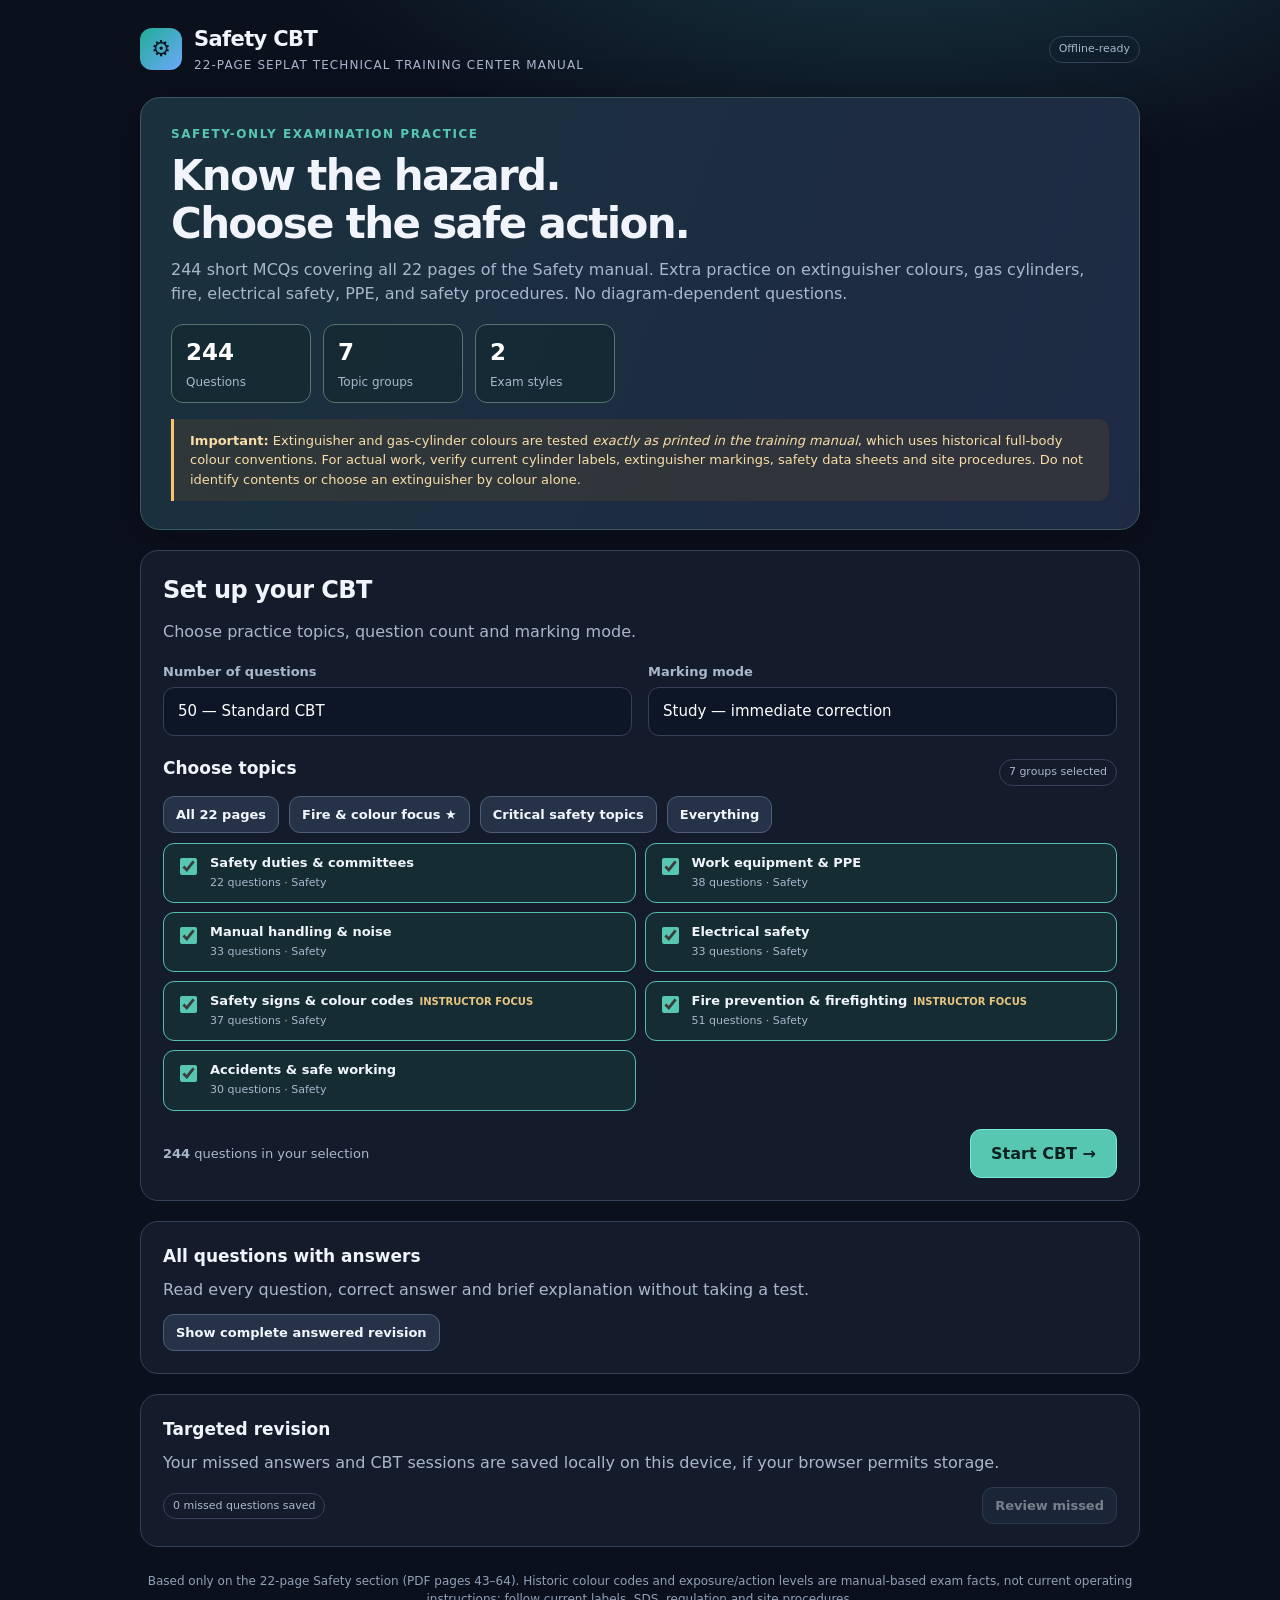
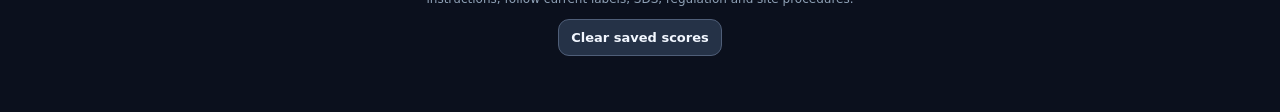
<file: safety-cbt/index.html>
<!DOCTYPE html><html lang="en"><head><meta charset="utf-8"><meta name="viewport" content="width=device-width,initial-scale=1"><meta name="theme-color" content="#0b101d"><meta name="description" content="Interactive offline CBT: Safety-only 22 pages from Seplat training manual."><title>ATTP Safety | 22-page Interactive CBT</title><style>
:root { color-scheme: dark; --bg:#0b101d; --panel:#141c2c; --panel2:#1d293d; --stroke:#344158; --fg:#f1f5fb; --muted:#a9b7cc; --accent:#57c7b1; --accent2:#8bafff; --good:#67d4a2; --bad:#ff8e9a; --gold:#f7c66a; }
* {box-sizing:border-box;} html {scroll-behavior:smooth;} body {margin:0; font-family:system-ui,-apple-system,'Segoe UI',Roboto,sans-serif; background:radial-gradient(ellipse 1000px 490px at 70% -140px,#193e49 0%,transparent 65%),var(--bg);color:var(--fg); line-height:1.48; min-height:100dvh;}
.wrap{width:min(100%,1040px); margin:auto; padding:24px 20px 56px;}
header{display:flex;justify-content:space-between;gap:12px;align-items:center;padding-bottom:22px;} .brand{font-weight:850;letter-spacing:-.03em;font-size:21px}.brand small{display:block;color:var(--muted);font-weight:500;font-size:12px;letter-spacing:.09em;text-transform:uppercase;margin-top:2px}.icon{display:inline-grid;place-items:center;background:linear-gradient(135deg,#20ac96,#6da8fb);width:42px;height:42px;border-radius:12px;color:#051621;font-size:22px;margin-right:12px}
.hero{padding:28px 30px;background:linear-gradient(110deg,rgba(49,128,121,.21),rgba(88,121,207,.15)),var(--panel);border:1px solid #3b5960;border-radius:20px;box-shadow:0 12px 45px #0004;}.eyebrow{font-size:12px;font-weight:800;letter-spacing:.13em;text-transform:uppercase;color:var(--accent)}h1{margin:8px 0 10px;font-size:clamp(27px,4vw,42px);letter-spacing:-.04em;line-height:1.15}h2{font-size:24px;margin:0 0 12px;letter-spacing:-.025em}h3{font-size:17px;margin:0 0 9px}p{margin:8px 0;color:var(--muted)}.stats{display:flex;gap:12px;flex-wrap:wrap;margin-top:18px}.stat{min-width:140px;padding:10px 14px;border-radius:12px;border:1px solid #55746e;background:#0f272a88}.stat strong{display:block;font-size:23px;color:#fff;font-variant-numeric:tabular-nums}.stat span{font-size:12px;color:var(--muted)}
.panel{background:var(--panel);border:1px solid var(--stroke);border-radius:18px;padding:22px;margin-top:20px}.muted{color:var(--muted)}.mini{font-size:12px}.note{border-left:3px solid var(--gold);padding:12px 16px;background:#57452d55;border-radius:0 10px 10px 0;font-size:13px;color:#f8dda8;margin-top:16px} .row{display:flex;align-items:center;justify-content:space-between;gap:12px}.grid{display:grid;grid-template-columns:repeat(2,minmax(0,1fr));gap:16px}.pillrow{display:flex;flex-wrap:wrap;gap:9px;margin-top:8px}.pill{border:1px solid #44605f;background:#203a40;color:#d0f5eb;padding:6px 10px;border-radius:100px;font-size:12px;font-weight:700}button{font:inherit;cursor:pointer;transition:background .17s, transform .12s;touch-action:manipulation}button:focus-visible,input:focus-visible{outline:3px solid #8de0d0;outline-offset:3px}button:disabled{cursor:not-allowed;opacity:.45}.btn{display:inline-flex;align-items:center;justify-content:center;gap:8px;color:#0d2121;background:var(--accent);border:1px solid #74edd6;border-radius:11px;padding:12px 20px;font-weight:800;min-height:45px}.btn:hover:not(:disabled){background:#82ead3}.btn.secondary{background:#253247;color:#f2f7ff;border-color:#4f5e78}.btn.secondary:hover{background:#34435a}.btn.danger{color:#ffd6df;border-color:#9f5262;background:#532a37}.btn.small{padding:8px 12px;min-height:36px;font-size:13px}.btnrow{display:flex;flex-wrap:wrap;gap:10px;margin-top:16px}.select{appearance:none;width:100%;border:1px solid var(--stroke);background:#0c1627;color:#fff;border-radius:11px;padding:12px 14px;font:inherit; font-size:15px}.field{display:block;font-size:13px;color:var(--muted);font-weight:700;margin-bottom:6px}.switch{display:flex;align-items:center;gap:9px;font-size:13px;color:#e2e9f5}input[type=checkbox]{width:17px;height:17px;accent-color:var(--accent)}
.categorygrid{display:grid;grid-template-columns:repeat(2,minmax(0,1fr));gap:9px;margin-top:10px}.category{padding:11px 12px;border:1px solid var(--stroke);border-radius:11px;cursor:pointer;display:flex;align-items:flex-start;gap:10px;font-size:13px;background:var(--panel2)}.category:hover{border-color:#7084a0}.category small{display:block;font-size:11px;color:var(--muted);margin-top:3px}.category b{display:block;line-height:1.3}.category input{flex:none;margin-top:3px} .category.active{border-color:#56bcae;background:#19453f66}.category i{display:inline-block;font-style:normal;font-size:10px;color:#e6c681;margin-left:6px}
.hidden{display:none!important}.progressbar{height:9px;border-radius:50px;overflow:hidden;background:#2a3547;margin:15px 0}.progressbar>div{height:100%;background:linear-gradient(90deg,#46c4a6,#70bbec);transition:width .2s}.qnum{color:var(--accent);font-size:12px;font-weight:850;letter-spacing:.09em;text-transform:uppercase}.qtitle{font-size:clamp(19px,2.3vw,25px);line-height:1.35;font-weight:800;letter-spacing:-.02em;margin:12px 0 20px}.choices{display:grid;gap:11px}.choice{display:flex;align-items:start;text-align:left;gap:12px;background:#1b273b;border:1px solid #394b65;color:#f1f6fd;border-radius:13px;padding:13px 15px;min-height:57px;width:100%;font-size:15px;line-height:1.45}.choice:hover:not(:disabled){border-color:#7b9fe5;background:#233755}.choice .letter{display:inline-grid;place-items:center;flex:none;width:29px;height:29px;border:1px solid #536983;border-radius:8px;font-weight:800;color:#c5d7f1}.choice.chosen{border-color:var(--accent2);background:#293c5a}.choice.correct{border-color:#4cd2a0;background:#174b40}.choice.wrong{border-color:#ff8790;background:#502c3c}.choice.correct .letter{border-color:#6dd8aa;color:#a8ffe1}.choice.wrong .letter{border-color:#ff8790;color:#ffd2d6}.feedback{margin-top:17px;padding:14px 16px;border-radius:12px;background:#142f2a;border:1px solid #397f6a}.feedback.fail{background:#3b2430;border-color:#92445a}.feedback strong{display:block;margin-bottom:5px}.feedback p{margin:0;color:#e2e9f5;font-size:14px}.kicker{font-size:12px;color:var(--muted);font-weight:750}.badge{display:inline-block;font-size:11px;border:1px solid var(--stroke);padding:4px 9px;border-radius:60px;color:var(--muted)}.star{background:transparent;color:#f5c979;border:0;font-size:23px;padding:4px;min-width:38px}.nav{display:flex;gap:8px;justify-content:space-between;align-items:center;flex-wrap:wrap;margin-top:20px}.marks{display:flex;gap:6px;flex-wrap:wrap;margin-top:15px;max-height:84px;overflow:auto}.mark{border:1px solid #4a5972;background:#273148;border-radius:6px;color:#b5c8dc;font-size:11px;width:29px;height:29px;font-weight:700}.mark.current{outline:2px solid var(--accent)}.mark.answered{background:#245745;color:#d3fbe8}.mark.unanswered{background:#3a3440}.mark.flagged{box-shadow:inset 0 -3px var(--gold)}.scorebig{font-size:58px;font-weight:850;color:var(--accent);line-height:1;font-variant-numeric:tabular-nums}.resultrow{display:flex;gap:18px;flex-wrap:wrap;margin:17px 0}.resultstat{padding:14px 18px;min-width:120px;border:1px solid #405268;border-radius:12px}.resultstat strong{display:block;font-size:28px}.resultstat span{color:var(--muted);font-size:12px}.review{padding:16px 0;border-bottom:1px solid #3d4658}.review .q{font-weight:700;margin:7px 0}.review .right{color:var(--good);font-weight:750}.review .wrong{color:var(--bad);font-weight:750}.review p{font-size:13px}.smallcaps{text-transform:uppercase;letter-spacing:.07em;font-size:11px;color:var(--muted);font-weight:800}.topic-results{display:grid;gap:10px;margin-top:14px}.topic-result{display:grid;grid-template-columns:minmax(0,1fr) 70px;gap:10px;align-items:center;font-size:13px}.topic-result .track{height:5px;background:#34415a;border-radius:30px;overflow:hidden;margin-top:5px}.topic-result .track div{height:100%;background:var(--accent)}footer{color:#8fa1b6;font-size:12px;text-align:center;margin-top:26px}.toast{position:fixed;bottom:18px;left:50%;transform:translateX(-50%);background:#123d37;border:1px solid #479b8a;padding:12px 20px;border-radius:12px;z-index:12;max-width:calc(100vw - 36px);box-shadow:0 12px 30px #0007}.dangertext{color:#ffb1bc}
@media (max-width:650px){.wrap{padding:16px 12px 48px}header{padding:5px 4px 17px}.brand{font-size:18px}.icon{width:36px;height:36px;font-size:18px;margin-right:8px}.hero{padding:19px 17px;border-radius:15px}.hero h1{font-size:29px}.stats{gap:7px}.stat{min-width:0;flex:1;padding:8px 10px}.stat strong{font-size:21px}.panel{padding:17px 14px;border-radius:14px;margin-top:13px}.grid{grid-template-columns:1fr}.categorygrid{grid-template-columns:1fr}.btn{padding:11px 12px}.choice{font-size:14px;padding:12px}.qtitle{font-size:21px}.nav .btn{flex:1}.review{padding:12px 0}}
</style></head><body><div class="wrap">
<header><div style="display:flex;align-items:center"><div class="icon">⚙</div><div class="brand">Safety CBT<small>22-page Seplat Technical Training Center manual</small></div></div><div class="badge">Offline-ready</div></header>
<section class="hero" id="hero"><div class="eyebrow">Safety-only examination practice</div><h1>Know the hazard.<br>Choose the safe action.</h1><p>244 short MCQs covering all 22 pages of the Safety manual. Extra practice on extinguisher colours, gas cylinders, fire, electrical safety, PPE, and safety procedures. No diagram-dependent questions.</p><div class="stats"><div class="stat"><strong>244</strong><span>Questions</span></div><div class="stat"><strong>7</strong><span>Topic groups</span></div><div class="stat"><strong>2</strong><span>Exam styles</span></div></div><div class="note"><strong>Important:</strong> Extinguisher and gas-cylinder colours are tested <em>exactly as printed in the training manual</em>, which uses historical full-body colour conventions. For actual work, verify current cylinder labels, extinguisher markings, safety data sheets and site procedures. Do not identify contents or choose an extinguisher by colour alone.</div></section>
<section id="setup">
<div id="continuePanel" class="panel hidden"><div class="row"><div><h3>Saved session</h3><p id="resumeText"></p></div><button id="resume" class="btn secondary">Resume CBT</button></div></div>
<div class="panel"><h2>Set up your CBT</h2><p>Choose practice topics, question count and marking mode.</p><div class="grid" style="margin-top:18px"><div><label class="field" for="qcount">Number of questions</label><select id="qcount" class="select"><option value="10">10 — Quick drill</option><option value="25">25 — Practice</option><option selected value="50">50 — Standard CBT</option><option value="100">100 — Intensive</option><option value="all">All selected questions</option></select></div><div><label class="field" for="mode">Marking mode</label><select id="mode" class="select"><option selected value="study">Study — immediate correction</option><option value="exam">Exam — answers after submission</option></select></div></div>
<div class="row" style="margin-top:20px"><h3>Choose topics</h3><span class="badge"><span id="topiccount">7</span> groups selected</span></div>
<div class="btnrow" style="margin-top:6px"><button class="btn secondary small" id="allCats">All 22 pages</button><button class="btn secondary small" id="focusCats">Fire & colour focus ★</button><button class="btn secondary small" id="assemblyCats">Critical safety topics</button><button class="btn secondary small" id="safetyCats">Everything</button></div>
<div id="categories" class="categorygrid"></div>
<div class="row" style="margin-top:18px"><span class="muted" style="font-size:13px"><strong id="poolcount">244</strong> questions in your selection</span><button id="startBtn" class="btn">Start CBT →</button></div>
</div>
<div class="panel"><h3>All questions with answers</h3><p>Read every question, correct answer and brief explanation without taking a test.</p><div class="row" style="margin-top:12px"><button class="btn secondary small" id="toggleKey">Show complete answered revision</button></div><div id="answerKey" class="hidden"></div></div><div class="panel"><h3>Targeted revision</h3><p>Your missed answers and CBT sessions are saved locally on this device, if your browser permits storage.</p><div class="row" style="margin-top:12px"><span class="badge"><span id="savedMissed">0</span> missed questions saved</span><button id="retrySaved" class="btn secondary small">Review missed</button></div></div>
</section>
<section id="quiz" class="hidden"><div class="panel"><div class="row"><span class="qnum" id="questionNumber"></span><div class="row"><button id="bookmark" class="star" aria-label="Flag question" title="Flag for revision">☆</button><button id="stop" class="btn secondary small">Save & exit</button></div></div><div class="progressbar"><div id="progressBar"></div></div><div class="row"><span id="progressText" class="kicker"></span><span id="examNotice" class="kicker"></span></div><div class="pillrow"><span class="pill" id="questionCat"></span><span class="badge" id="questionPages"></span></div><div id="questionText" class="qtitle"></div><div id="choices" class="choices"></div><div id="feedback" class="feedback hidden" aria-live="polite"></div><div class="nav"><button id="prev" class="btn secondary">← Previous</button><button id="end" class="btn secondary">Submit now</button><button id="next" class="btn">Next →</button></div><details style="margin-top:17px"><summary class="muted mini" style="cursor:pointer">Question navigator (tap any number)</summary><div id="marks" class="marks"></div></details></div></section>
<section id="results" class="hidden"><div class="panel"><span class="eyebrow">Assessment complete</span><h2 style="margin-top:8px">Your CBT results</h2><div class="row" style="align-items:flex-end"><div><div class="scorebig" id="resultScore">0%</div><p id="resultMessage"></p></div><span class="badge" id="resultMode"></span></div><div class="resultrow"><div class="resultstat"><strong id="resultCorrect">0</strong><span>Correct</span></div><div class="resultstat"><strong id="resultWrong">0</strong><span>Missed / unanswered</span></div><div class="resultstat"><strong id="resultTotal">0</strong><span>Total</span></div></div><h3>Performance by topic</h3><div id="topicResults" class="topic-results"></div><div class="btnrow"><button id="retryWrong" class="btn">Practise missed (<span id="missedCount">0</span>)</button><button id="newCBT" class="btn secondary">New CBT</button></div></div><div class="panel"><div class="row"><h3>Answer review and explanations</h3><select id="reviewFilter" class="select" style="width:auto;min-width:125px"><option value="wrong">Missed only</option><option value="correct">Correct only</option><option value="flagged">Flagged only</option><option value="all">All answers</option></select></div><div id="review"></div></div></section>
<footer>Based only on the 22-page Safety section (PDF pages 43–64). Historic colour codes and exposure/action levels are manual-based exam facts, not current operating instructions; follow current labels, SDS, regulation and site procedures.<div style="margin-top:10px"><button id="clearHistory" class="btn secondary small">Clear saved scores</button></div></footer>
</div><div id="toast" class="toast hidden" role="status"></div><script>
'use strict';
const DB=[{"category":"Safety duties & committees","pages":"Safety p. 1","focused":false,"q":"According to the manual, what general duty does an employer have under health and safety law?","opts":["Delegate every safety duty to trainees","Protect employee health, safety and welfare so far as reasonably practicable","Provide only uniforms","Avoid inspecting equipment"],"a":1,"why":"The safety section outlines employer duties under the UK HSW Act framework used in the manual.","id":1},{"category":"Safety duties & committees","pages":"Safety p. 1","focused":false,"q":"What does the employer's duty to provide safe plant include?","opts":["Removing all warning labels","Suitable maintenance of machinery, equipment and systems of work","Using only the oldest tools","Allowing any person to work untrained"],"a":1,"why":"The manual expects safe, maintained plant and systems of work.","id":2},{"category":"Safety duties & committees","pages":"Safety p. 1","focused":false,"q":"What is the purpose of employee information and training?","opts":["To avoid all supervision","To replace maintenance","To prevent reporting defects","To enable safe work practices and hazard awareness"],"a":3,"why":"Instruction and training make workers aware of hazards and controls.","id":3},{"category":"Safety duties & committees","pages":"Safety p. 1","focused":false,"q":"What should employees do when safety equipment is supplied?","opts":["Remove guards when inconvenient","Work without permits","Ignore notices in noisy areas","Use it correctly and cooperate with safety arrangements"],"a":3,"why":"Employees have responsibilities to work safely and use provided safeguards.","id":4},{"category":"Safety duties & committees","pages":"Safety p. 1","focused":false,"q":"What is the role of a workplace safety policy?","opts":["Specify only the colour of uniforms","Act as a machine lubrication chart only","Replace every risk assessment","State safety responsibilities, arrangements and objectives"],"a":3,"why":"The safety policy documents health and safety arrangements.","id":5},{"category":"Safety duties & committees","pages":"Safety p. 2","focused":false,"q":"What should a safety committee examine?","opts":["The design of all customer invoices","Accidents, hazard reports and effectiveness of safety measures","Only the company's dress code","Only product sales"],"a":1,"why":"Safety committees review working conditions and precautions.","id":6},{"category":"Safety duties & committees","pages":"Safety p. 2","focused":false,"q":"What is the difference between a hazard and a risk?","opts":["A hazard only exists after an injury","A risk is always a piece of equipment","They are always identical words","A hazard can cause harm; risk concerns the likelihood and consequences of harm"],"a":3,"why":"The manual focuses on recognising and controlling workplace hazards.","id":7},{"category":"Safety duties & committees","pages":"Safety p. 2","focused":false,"q":"What is a primary reason to report unsafe conditions promptly?","opts":["To remove guards without approval","So hazards can be corrected before an accident","To avoid any paperwork","To delay maintenance indefinitely"],"a":1,"why":"Reporting supports prevention and corrective action.","id":8},{"category":"Work equipment & PPE","pages":"Safety p. 3","focused":false,"q":"Why is adequate lighting important around machines?","opts":["It guarantees zero electrical risk","It replaces PPE","It helps workers see equipment, hazards and controls","It removes the need for guarding"],"a":2,"why":"Safe work depends on sufficient visibility.","id":9},{"category":"Work equipment & PPE","pages":"Safety p. 3","focused":false,"q":"What should work areas and walkways be kept free from?","opts":["All lighting","Every emergency exit","Obstructions, spillages and trip hazards","All warning signs"],"a":2,"why":"Housekeeping reduces falls and permits movement and emergency access.","id":10},{"category":"Work equipment & PPE","pages":"Safety p. 3","focused":false,"q":"Why is ventilation important in some workplaces?","opts":["It increases dust exposure","It helps control airborne contaminants and heat","It turns flammable gas into oxygen","It replaces all respirators in any situation"],"a":1,"why":"Ventilation is part of controlling the workplace atmosphere.","id":11},{"category":"Work equipment & PPE","pages":"Safety p. 5","focused":false,"q":"What does PPE stand for?","opts":["Plant Production Efficiency","Pressure Pipe Extension","Personal Protective Equipment","Periodic Performance Examination"],"a":2,"why":"PPE protects an individual from residual risks.","id":12},{"category":"Work equipment & PPE","pages":"Safety p. 5","focused":false,"q":"Where should PPE generally sit in the risk-control hierarchy?","opts":["As a replacement for machine guarding","As the only control for every hazard","As a last line of protection after other controls where practicable","Before hazard elimination is considered"],"a":2,"why":"The manual emphasises PPE as a last resort.","id":13},{"category":"Work equipment & PPE","pages":"Safety p. 6","focused":false,"q":"Which protection is intended to reduce impact or splash risks to the eyes?","opts":["A standard flat washer","Welding rod alone","A rubber coupling","Appropriate goggles or face protection"],"a":3,"why":"Eye PPE is selected for the expected hazard.","id":14},{"category":"Work equipment & PPE","pages":"Safety p. 6","focused":false,"q":"What is the purpose of a safety helmet in the manual?","opts":["Provide hearing protection","Replace all overhead protection","Protect the head from falling or striking objects","Insulate every electrical circuit"],"a":2,"why":"Head protection limits certain impact injuries.","id":15},{"category":"Work equipment & PPE","pages":"Safety p. 6","focused":false,"q":"What are safety shoes with toe protection intended to guard against?","opts":["Eye injuries from chips","Toe injuries from falling or striking objects","Electrical arcing at every voltage","Toxic gas inhalation"],"a":1,"why":"The manual discusses steel-toe and other protective footwear.","id":16},{"category":"Work equipment & PPE","pages":"Safety p. 6","focused":false,"q":"What are gloves selected to protect against?","opts":["All rotating machinery hazards in every situation","Only poor lighting","Only loud noise","Hazards such as abrasion, heat, chemicals or contamination as appropriate"],"a":3,"why":"Glove selection depends on the task; gloves may themselves present entanglement risks near rotating machinery.","id":17},{"category":"Work equipment & PPE","pages":"Safety p. 6","focused":false,"q":"What does the manual identify as a purpose of protective clothing?","opts":["Make machine guarding unnecessary","Replace ventilation","Protect the body against particular workplace hazards","Guarantee no chemical exposure"],"a":2,"why":"Protective clothing may defend against contamination, splashes or other risks.","id":18},{"category":"Manual handling & noise","pages":"Safety p. 8","focused":false,"q":"What are the three risk-control priorities for manual handling in the manual?","opts":["Wear gloves only, then lift anything","Avoid hazardous handling, assess unavoidable tasks, reduce injury risk","Lift every load alone, hurry, twist","Always use maximum force, avoid planning, ignore fatigue"],"a":1,"why":"The manual sets out avoid-assess-reduce in that order.","id":19},{"category":"Manual handling & noise","pages":"Safety p. 8","focused":false,"q":"What should a worker do before manually lifting a load?","opts":["Lift immediately to test the back","Ignore obstacles until moving","Twist quickly to warm up","Plan the task and assess the load, path and help needed"],"a":3,"why":"'Stop and think' is the manual's first handling step.","id":20},{"category":"Manual handling & noise","pages":"Safety p. 8","focused":false,"q":"How should feet be positioned for a controlled manual lift?","opts":["A stable base with feet apart and one foot slightly forward","Balance on one foot","Stand with feet on a slippery surface","Feet touching with heels raised"],"a":0,"why":"A stable stance helps maintain balance.","id":21},{"category":"Manual handling & noise","pages":"Safety p. 8","focused":false,"q":"What lifting posture does the manual recommend?","opts":["Twist the spine while lifting","Hold the load at arm's length","Bend hips and knees appropriately and keep the load close","Jerk with the back"],"a":2,"why":"The manual stresses stable posture, controlled movement and avoiding twist.","id":22},{"category":"Manual handling & noise","pages":"Safety p. 8","focused":false,"q":"Why should a load be held close to the body?","opts":["It reduces the moment and strain on the back","It requires greater reach","It increases the load's weight","It eliminates all lifting risk"],"a":0,"why":"Keeping a load close reduces leverage on the spine.","id":23},{"category":"Manual handling & noise","pages":"Safety p. 8","focused":false,"q":"What does 'Don't jerk' mean in manual handling?","opts":["Lift with a sudden tug","Rotate quickly under load","Drop the load to avoid fatigue","Move smoothly and maintain control"],"a":3,"why":"Controlled movement reduces sudden forces.","id":24},{"category":"Manual handling & noise","pages":"Safety p. 8","focused":false,"q":"What should a person do when a load is too awkward or heavy?","opts":["Ignore access restrictions","Throw it forward","Always lift it alone","Use assistance or appropriate handling equipment"],"a":3,"why":"The manual calls for suitable aids and team handling where needed.","id":25},{"category":"Manual handling & noise","pages":"Safety p. 9","focused":false,"q":"What does dB(A) refer to in workplace noise assessment?","opts":["A-weighted sound level in decibels","Air flow in litres","Bolt diameter in millimetres","Adhesive thickness"],"a":0,"why":"A-weighted decibels indicate sound exposure relevant to hearing risk.","id":26},{"category":"Manual handling & noise","pages":"Safety p. 9","focused":false,"q":"What hearing effect can prolonged excessive noise cause?","opts":["Increased electrical resistance","Automatic equilibrium protection","Permanent hearing damage","Improved hearing acuity"],"a":2,"why":"Noise exposure can harm hearing over time.","id":27},{"category":"Manual handling & noise","pages":"Safety p. 9","focused":false,"q":"Which approach to excessive workplace noise is preferred in the manual?","opts":["Use earplugs as the only possible measure","Reduce noise at source and along its path before relying on ear protection","Remove guards for quiet operation","Increase machine speed to mask noise"],"a":1,"why":"Engineering controls should come before sole reliance on hearing PPE.","id":28},{"category":"Electrical safety","pages":"Safety p. 10","focused":false,"q":"What is electric shock?","opts":["Any motor overheating without contact","A small mechanical vibration","A wire's normal insulation colour","Current passing through the body causing physiological harm"],"a":3,"why":"Electric shock arises when dangerous current flows through the body.","id":29},{"category":"Electrical safety","pages":"Safety p. 10","focused":false,"q":"Why is damaged electrical insulation dangerous?","opts":["It increases a cable's safe rating","It can expose conductors and permit hazardous contact","It makes voltage disappear","It prevents all earth faults"],"a":1,"why":"Insulation is a key barrier against electrical contact.","id":30},{"category":"Electrical safety","pages":"Safety p. 11","focused":false,"q":"What is the purpose of protective earthing?","opts":["Replace all overload protection","Provide a fault-current path so protection can disconnect a dangerous supply","Ensure every appliance uses two wires","Increase exposed metal voltage during a fault"],"a":1,"why":"Earthing helps automatic disconnection in fault conditions.","id":31},{"category":"Electrical safety","pages":"Safety p. 11","focused":false,"q":"What does an RCD do?","opts":["Increase output frequency","Measure weld temperature","Detect residual current imbalance and disconnect when its criteria are met","Replace the earth conductor in every case"],"a":2,"why":"Residual current protection helps reduce electric-shock risk.","id":32},{"category":"Electrical safety","pages":"Safety p. 11","focused":false,"q":"What is double insulation?","opts":["One damaged cover over a live wire","Two independent protective insulation layers or equivalent construction","Two earth cables touching each other","Two bare conductors twisted together"],"a":1,"why":"Double-insulated designs do not rely on a protective earth in the same way as Class I equipment.","id":33},{"category":"Electrical safety","pages":"Safety p. 11","focused":false,"q":"Why may reduced-voltage systems be used with portable tools?","opts":["To eliminate all need for inspection","To permit unsafe wet working","To lower electric-shock risk in suitable applications","To increase open-circuit voltage"],"a":2,"why":"The manual cites reduced voltage for some portable construction equipment.","id":34},{"category":"Electrical safety","pages":"Safety p. 13","focused":false,"q":"What is an arc flash hazard?","opts":["An electrical discharge causing extreme heat and light","A method of reading thread pitch","A type of adhesive only","A harmless machine noise"],"a":0,"why":"Electrical arcing can cause serious burns and injury.","id":35},{"category":"Electrical safety","pages":"Safety p. 13","focused":false,"q":"What should be done before adjusting or repairing powered electrical equipment?","opts":["Leave exposed live conductors energised","Assume the switch alone guarantees isolation","Bridge the fuse with copper wire","Disconnect/isolate the supply in accordance with procedure"],"a":3,"why":"The manual emphasises safe isolation and competent electrical work.","id":36},{"category":"Electrical safety","pages":"Safety p. 13","focused":false,"q":"What is the role of a fuse?","opts":["Replace an earth connection","Interrupt overcurrent by melting a designed element","Function as a pressure relief valve","Increase a wire's current rating"],"a":1,"why":"Fuses provide overcurrent protection when correctly rated and fitted.","id":37},{"category":"Electrical safety","pages":"Safety p. 13","focused":false,"q":"What is the first priority when someone remains in contact with a live electrical source?","opts":["Grab the victim with bare hands","Make the supply safe without touching the victim directly","Remove PPE and approach rapidly","Throw water over the socket"],"a":1,"why":"Isolate power and follow emergency response procedures before helping.","id":38},{"category":"Safety signs & colour codes","pages":"Safety p. 14","focused":true,"q":"In the manual's safety-sign colour code, RED is associated with:","opts":["Prohibition and fire equipment","Mandatory eye protection signs","General caution only","Safe-condition exits"],"a":0,"why":"Red is used for prohibited actions and fire-fighting equipment identification.","id":39},{"category":"Safety signs & colour codes","pages":"Safety p. 14","focused":true,"q":"In the manual's safety-sign colour code, YELLOW indicates:","opts":["Mandatory instruction","Safe condition","First aid location only","Warning of danger"],"a":3,"why":"Yellow warns of hazards such as electrical danger or obstacles.","id":40},{"category":"Safety signs & colour codes","pages":"Safety p. 14","focused":true,"q":"In the manual's safety-sign colour code, GREEN indicates:","opts":["Safe condition, exits or first aid","Explosive material warning only","Prohibition","Mandatory PPE"],"a":0,"why":"Green shows safe routes, emergency exits and first aid.","id":41},{"category":"Safety signs & colour codes","pages":"Safety p. 14","focused":true,"q":"In the manual's safety-sign colour code, BLUE indicates:","opts":["General safe condition","Fire-extinguisher medium only","Mandatory action or instruction","Prohibition"],"a":2,"why":"Blue signs specify actions that must be followed.","id":42},{"category":"Safety signs & colour codes","pages":"Safety p. 15","focused":true,"q":"What colour does the manual assign to WATER fire extinguishers?","opts":["Signal red","French blue","Black","Pale cream"],"a":0,"why":"The historical full-body colour chart on Safety p.15 lists water as signal red.","id":43},{"category":"Safety signs & colour codes","pages":"Safety p. 15","focused":true,"q":"What colour does the manual assign to FOAM fire extinguishers?","opts":["Black","Peacock blue","Signal red","Pale cream"],"a":3,"why":"The manual's extinguisher chart lists foam as pale cream.","id":44},{"category":"Safety signs & colour codes","pages":"Safety p. 15","focused":true,"q":"What colour does the manual assign to DRY POWDER extinguishers?","opts":["French blue","Pale cream","Signal red","Maroon"],"a":0,"why":"The manual's table lists powder as French blue.","id":45},{"category":"Safety signs & colour codes","pages":"Safety p. 15","focused":true,"q":"What colour does the manual assign to CO2 extinguishers?","opts":["Black","Pale cream","French grey","Maroon"],"a":0,"why":"The manual's extinguisher colour coding lists carbon dioxide as black.","id":46},{"category":"Safety signs & colour codes","pages":"Safety p. 15","focused":true,"q":"According to the manual, why are extinguishers colour-coded?","opts":["To show the equipment's purchase year","To guarantee suitability for every type of fire","To indicate the operator's rank","To identify the extinguishing medium quickly"],"a":3,"why":"Colour is an identification aid, not a substitute for correct selection.","id":47},{"category":"Safety signs & colour codes","pages":"Safety p. 15","focused":true,"q":"Under the manual's gas-cylinder colour chart, ACETYLENE is:","opts":["Peacock blue","Black","Maroon","French grey"],"a":2,"why":"Safety p.15 lists acetylene cylinders as maroon.","id":48},{"category":"Safety signs & colour codes","pages":"Safety p. 15","focused":true,"q":"Under the manual's gas-cylinder chart, AIR is:","opts":["Signal red","French grey","Black with yellow","Maroon"],"a":1,"why":"Compressed air is listed as French grey.","id":49},{"category":"Safety signs & colour codes","pages":"Safety p. 15","focused":true,"q":"Under the manual's gas-cylinder chart, ARGON is:","opts":["Black","Peacock blue","Pale cream","Maroon"],"a":1,"why":"Argon is listed as peacock blue.","id":50},{"category":"Safety signs & colour codes","pages":"Safety p. 15","focused":true,"q":"Under the manual's gas-cylinder chart, CARBON DIOXIDE is:","opts":["Signal red","Peacock blue","Black","Pale cream"],"a":2,"why":"Cylinder colour table: carbon dioxide, black.","id":51},{"category":"Safety signs & colour codes","pages":"Safety p. 15","focused":true,"q":"Under the manual's gas-cylinder chart, HYDROGEN is:","opts":["Signal red","Peacock blue","French grey with a black band","Maroon"],"a":0,"why":"Hydrogen cylinders are listed as signal red.","id":52},{"category":"Safety signs & colour codes","pages":"Safety p. 15","focused":true,"q":"Under the manual's gas-cylinder chart, NITROGEN is:","opts":["Maroon","French grey with a black band","Signal red","Peacock blue"],"a":1,"why":"The manual's nitrogen colour includes a black band on French grey.","id":53},{"category":"Safety signs & colour codes","pages":"Safety p. 15","focused":true,"q":"Under the manual's gas-cylinder chart, OXYGEN is:","opts":["Signal red","Pale cream","Black","Peacock blue"],"a":2,"why":"The manual lists oxygen as black in its historical cylinder code.","id":54},{"category":"Safety signs & colour codes","pages":"Safety p. 15","focused":true,"q":"Under the manual's gas-cylinder chart, PROPANE is:","opts":["Black","Peacock blue","Signal red","Pale cream"],"a":2,"why":"The manual lists propane as signal red.","id":55},{"category":"Safety signs & colour codes","pages":"Safety p. 15","focused":true,"q":"Which two gases share the same signal-red cylinder colour in the manual?","opts":["Acetylene and oxygen","Nitrogen and carbon dioxide","Air and argon","Hydrogen and propane"],"a":3,"why":"Hydrogen and propane are both listed as signal red.","id":56},{"category":"Safety signs & colour codes","pages":"Safety p. 15","focused":true,"q":"What is the correct distinction between extinguisher colours and cylinder colours?","opts":["The codes can replace reading identification labels","They must always use the same code for the same gas","Every black cylinder is a CO2 extinguisher","They are separate identification systems for different equipment"],"a":3,"why":"The manual gives separate charts for extinguisher media and industrial-gas cylinders.","id":57},{"category":"Safety signs & colour codes","pages":"Safety p. 15","focused":true,"q":"Why should a cylinder user consult the gas label and safety data sheet rather than rely only on colour?","opts":["Cylinder contents cannot be hazardous","Labels have no meaning","All cylinders contain air","Colours alone may be ambiguous or differ between standards and dates"],"a":3,"why":"The manual calls for knowing gas properties and proper handling; modern practice requires checking labels.","id":58},{"category":"Fire prevention & firefighting","pages":"Safety p. 18","focused":true,"q":"According to the manual, which fire class involves wood, paper and fabrics?","opts":["Electrical class E in the manual","Class A","Class C","Class B"],"a":1,"why":"Safety p.18 identifies Class A as ordinary combustible solids.","id":59},{"category":"Fire prevention & firefighting","pages":"Safety p. 18","focused":true,"q":"According to the manual, which fire class includes petrol, oils and other flammable liquids?","opts":["A special gas-only class","Class A","Class B","Class C"],"a":2,"why":"Class B refers to flammable liquids in the manual.","id":60},{"category":"Fire prevention & firefighting","pages":"Safety p. 18","focused":true,"q":"According to the manual, which fire class includes propane and butane?","opts":["A class for water only","Class C","Class B","Class A"],"a":1,"why":"Class C is flammable gases in the manual's system.","id":61},{"category":"Fire prevention & firefighting","pages":"Safety p. 19","focused":true,"q":"Which extinguisher medium does the manual associate primarily with Class A solid combustibles?","opts":["Carbon dioxide only","Water","Pure oxygen","Liquid nitrogen"],"a":1,"why":"Water cools many ordinary solid-fuel fires; suitability depends on specific hazard.","id":62},{"category":"Fire prevention & firefighting","pages":"Safety p. 19","focused":true,"q":"Which agent in the manual may be used for both Class A and Class B in suitable conditions?","opts":["Pure oxygen","Spray foam","Petrol","Acetylene"],"a":1,"why":"The manual describes foam as useful for solid materials and flammable-liquid fires.","id":63},{"category":"Fire prevention & firefighting","pages":"Safety p. 19","focused":true,"q":"Which medium does the manual describe as effective for Class B and C and electrical hazards?","opts":["Water only","Compressed air","CO2","Liquid propane"],"a":2,"why":"The manual discusses carbon dioxide for flammable-liquid/gas contexts and electrical hazards; select extinguishers by current ratings and training.","id":64},{"category":"Fire prevention & firefighting","pages":"Safety p. 19","focused":true,"q":"Which agent does the manual describe as a broad-purpose extinguisher for Class A, B and C?","opts":["Lubricating oil","Dry powder","Water only","Pure oxygen"],"a":1,"why":"Dry powder is listed against A, B and C in the manual's chart.","id":65},{"category":"Fire prevention & firefighting","pages":"Safety p. 19","focused":true,"q":"Why is water generally unsuitable for a live electrical equipment fire?","opts":["Water may conduct electricity and create shock risk","It prevents electric shock automatically","It removes the need to isolate power","It turns water into dry powder"],"a":0,"why":"The manual contrasts media for electrical hazards. Only rated appropriate extinguishers should be used.","id":66},{"category":"Fire prevention & firefighting","pages":"Safety p. 19","focused":true,"q":"What does AFFF stand for in the foam-extinguisher section?","opts":["Abrasive Fire-Fighting Flux","Aqueous Film-Forming Foam","Automatic Flame Feeding Fluid","Air Force Fire Filter"],"a":1,"why":"The manual uses AFFF for a foam-forming agent for suitable liquid fires.","id":67},{"category":"Fire prevention & firefighting","pages":"Safety p. 19","focused":true,"q":"What does CO2 primarily achieve during extinguishing?","opts":["Acts as a metal fastener","Raises the gas pressure indefinitely","Reduces the oxygen concentration around the fire","Adds oxygen to fuel"],"a":2,"why":"The manual presents carbon dioxide as displacing oxygen around the burning material.","id":68},{"category":"Fire prevention & firefighting","pages":"Safety p. 19","focused":true,"q":"Why are Halon extinguishers noted as withdrawn in the manual?","opts":["Because halon is simply water","Because every cylinder is silver","Because they have no firefighting effect","Because of ozone-depletion concerns"],"a":3,"why":"The manual mentions withdrawal owing to environmental effects.","id":69},{"category":"Fire prevention & firefighting","pages":"Safety p. 18","focused":true,"q":"What three elements form the fire triangle?","opts":["Water, iron and oil","Nitrogen, argon and steel","Sound, light and vibration","Heat, fuel and oxygen"],"a":3,"why":"A fire requires heat, fuel and oxygen; remove one to interrupt burning.","id":70},{"category":"Fire prevention & firefighting","pages":"Safety p. 18","focused":true,"q":"What is meant by 'smothering' a fire?","opts":["Increasing ventilation toward flames","Adding more combustible material","Reducing access of oxygen to the burning material","Heating the fire above its flash point"],"a":2,"why":"Smothering cuts off oxygen supply to a fire.","id":71},{"category":"Fire prevention & firefighting","pages":"Safety p. 18","focused":true,"q":"What is the primary extinguishing action of water on suitable Class A fires?","opts":["Adding extra oxygen","Cooling the burning material","Making dry powder","Increasing fuel vapour"],"a":1,"why":"Water absorbs heat and cools many ordinary combustible fires.","id":72},{"category":"Fire prevention & firefighting","pages":"Safety p. 18","focused":true,"q":"What is the most effective general objective of fire prevention?","opts":["Ignore leaks of flammable gas","Keep combustible waste in passageways","Block escape routes","Prevent ignition by controlling fuel, ignition sources and hazards"],"a":3,"why":"Prevention reduces the conditions required for a fire.","id":73},{"category":"Fire prevention & firefighting","pages":"Safety p. 16","focused":true,"q":"Which is a common electrical ignition source in the manual?","opts":["Adequate ventilation","Properly isolated circuits","Clean storage pallets only","Overloaded circuits or damaged wiring"],"a":3,"why":"Electrical faults can generate heat and sparks.","id":74},{"category":"Fire prevention & firefighting","pages":"Safety p. 16","focused":true,"q":"Why should combustible waste be removed from work areas?","opts":["It adds fuel and can help fires spread","It prevents static charge automatically","It neutralises all ignition sources","It lowers oxygen everywhere"],"a":0,"why":"Good housekeeping removes unnecessary fuel.","id":75},{"category":"Fire prevention & firefighting","pages":"Safety p. 16","focused":true,"q":"Why should welding near flammable materials require special precautions?","opts":["Hot work eliminates vapours","Sparks and hot metal can ignite surrounding materials","Welding never produces sparks","Protective measures are only cosmetic"],"a":1,"why":"Control or remove combustibles and use required hot-work procedures.","id":76},{"category":"Fire prevention & firefighting","pages":"Safety p. 17","focused":true,"q":"What is a fire drill intended to practise?","opts":["Reading thread charts only","Correct emergency response and evacuation","Replacing worn mechanical bearings","Machine production speed"],"a":1,"why":"Drills familiarise personnel with emergency action.","id":77},{"category":"Fire prevention & firefighting","pages":"Safety p. 17","focused":true,"q":"What should never be done with a fire-resisting door?","opts":["Wedge it open contrary to fire safety arrangements","Inspect it when required","Ensure it closes properly","Keep its access unobstructed"],"a":0,"why":"Fire doors must perform their protective function when required.","id":78},{"category":"Fire prevention & firefighting","pages":"Safety p. 17","focused":true,"q":"Why is storage of flammable material near hot machinery dangerous?","opts":["It improves cooling","Heat may ignite or accelerate combustion","It provides guaranteed protection","It replaces insulation"],"a":1,"why":"Control combustible storage and ignition sources.","id":79},{"category":"Fire prevention & firefighting","pages":"Safety p. 17","focused":true,"q":"What is one hazard of an obstructed fire exit?","opts":["It delays evacuation","It raises production efficiency","It reduces fire spread automatically","It guarantees safe escape"],"a":0,"why":"Escape routes must remain clear.","id":80},{"category":"Fire prevention & firefighting","pages":"Safety p. 17","focused":true,"q":"What is the purpose of a fire extinguisher identification label?","opts":["Measure room humidity","Identify medium, rating and operating information","Make every extinguisher suitable for every fire","Replace all operator training"],"a":1,"why":"Users need verified identification and proper training.","id":81},{"category":"Accidents & safe working","pages":"Safety p. 20","focused":false,"q":"How can poor housekeeping cause a workplace accident?","opts":["It eliminates all ignition risks","It secures loose ladders","It automatically increases tool reliability","Spills, obstacles and clutter create slip and trip hazards"],"a":3,"why":"The manual highlights slippery floors and obstacles.","id":82},{"category":"Accidents & safe working","pages":"Safety p. 20","focused":false,"q":"Why should machinery guards remain in place during operation?","opts":["They reduce contact with dangerous moving parts","They replace risk assessments","They increase the chance of entanglement","They make lubrication impossible"],"a":0,"why":"Guards help prevent entry into dangerous machine zones.","id":83},{"category":"Accidents & safe working","pages":"Safety p. 20","focused":false,"q":"What is the preferred action when machinery becomes unsafe or malfunctions?","opts":["Remove guarding to observe the fault","Stop and isolate it in accordance with procedure before intervention","Continue using it until catastrophic failure","Reach into moving parts"],"a":1,"why":"The manual emphasises safe operation, stopping and isolation.","id":84},{"category":"Accidents & safe working","pages":"Safety p. 20","focused":false,"q":"Why must loose clothing and jewellery be controlled around moving machinery?","opts":["They can catch and pull a person into rotating parts","They make bearings stronger","They automatically stop the motor","They block static electricity completely"],"a":0,"why":"Entanglement hazards exist around rotating equipment.","id":85},{"category":"Accidents & safe working","pages":"Safety p. 21","focused":false,"q":"Which precaution applies when using a ladder?","opts":["Use any damaged ladder if the job is brief","Stand on the top rung with no support","Rest it on moving equipment","Set it securely and avoid overreaching"],"a":3,"why":"The manual emphasises stable ladders, inspection and correct positioning.","id":86},{"category":"Accidents & safe working","pages":"Safety p. 21","focused":false,"q":"Why must operators avoid cleaning a machine while it is running?","opts":["The machine becomes electrically double insulated","Lubrication is forbidden","Cleaning always increases pressure","Moving parts may catch tools or hands"],"a":3,"why":"Stop and make machinery safe before cleaning where intervention exposes moving hazards.","id":87},{"category":"Accidents & safe working","pages":"Safety p. 21","focused":false,"q":"Why should compressed air not be directed toward a person's skin or clothing?","opts":["It can cause serious injury from injected air or flying debris","It only cleans without force","It is always as safe as water","It cannot move particles"],"a":0,"why":"The manual warns against using compressed air on people.","id":88},{"category":"Accidents & safe working","pages":"Safety p. 21","focused":false,"q":"What should a worker do if harmful substances contaminate clothing?","opts":["Continue working indefinitely","Use compressed air to force chemicals through fabric","Follow the site's decontamination and reporting procedures promptly","Assume all substances evaporate safely"],"a":2,"why":"The manual urges precautions and prompt action after contamination.","id":89},{"category":"Accidents & safe working","pages":"Safety p. 22","focused":false,"q":"What is a basic first-aid responsibility at work?","opts":["Treat every chemical incident with the same home remedy","Know how to obtain prompt help and report injuries","Ignore small injuries completely","Hide incidents to preserve production"],"a":1,"why":"The manual says report every injury and know local first-aid arrangements.","id":90},{"category":"Accidents & safe working","pages":"Safety p. 22","focused":false,"q":"Why must a safe system of work also consider people nearby?","opts":["They may be harmed by the operation even if not performing it","Equipment cannot eject objects","Nearby personnel are always protected by ordinary clothing","Only the operator can be injured"],"a":0,"why":"Work activities can expose bystanders to hazards.","id":91},{"category":"Safety duties & committees","pages":"Safety p. 1","focused":false,"q":"What does HSW stand for?","opts":["Health and Safety at Work","Health Standards Workshop","Hazardous Site Warning","Hazardous Substance Welfare"],"a":0,"why":"The manual refers to the Health and Safety at Work Act.","id":92},{"category":"Safety duties & committees","pages":"Safety p. 1","focused":false,"q":"Which responsibility includes safe systems of work?","opts":["Provision and maintenance of safe plant","Employee disciplinary policy","Preparation of wages and allowances","Customer equipment certification"],"a":0,"why":"The employer must provide safe machinery, plant and systems of work.","id":93},{"category":"Safety duties & committees","pages":"Safety p. 1","focused":false,"q":"What is required when hazardous substances are used?","opts":["Replacement of every substance with water","Removal of all protective equipment","Only a warning label on the door","Safe arrangements for their use and handling"],"a":3,"why":"The employer must ensure safety in the use, handling, storage and transport of substances.","id":94},{"category":"Safety duties & committees","pages":"Safety p. 1","focused":false,"q":"What must employees receive to work safely?","opts":["Information, instruction, training and supervision","Monthly attendance sheets only","A set of keys and an identity card","Only practical experience without supervision"],"a":0,"why":"Employers must provide safety information, instruction, training and supervision.","id":95},{"category":"Safety duties & committees","pages":"Safety p. 1","focused":false,"q":"Which item is classified as welfare at work?","opts":["A metal-working lathe","Washing and toilet facilities","A workshop production counter","An electrical motor starter"],"a":1,"why":"The manual includes washing, toilets and seating under welfare facilities.","id":96},{"category":"Safety duties & committees","pages":"Safety p. 1","focused":false,"q":"According to the manual, a written safety policy is required for employers with more than:","opts":["Ten employees","Twenty employees","Five employees","Fifty employees"],"a":2,"why":"The manual states more than five employees; treat this as manual-based examination content.","id":97},{"category":"Safety duties & committees","pages":"Safety p. 1","focused":false,"q":"Who should receive a copy of the safety policy?","opts":["Only the managing director","Every employee","Only external auditors","Only the safety committee secretary"],"a":1,"why":"The policy should be brought to the attention of every employee.","id":98},{"category":"Safety duties & committees","pages":"Safety p. 1","focused":false,"q":"When should a safety policy be reviewed?","opts":["When organisation or working conditions change","Only when an inspector visits","Only after an employee retires","Only at company formation"],"a":0,"why":"The policy must be reviewed and revised when responsibilities or working conditions change.","id":99},{"category":"Safety duties & committees","pages":"Safety p. 2","focused":false,"q":"Who may request a workplace safety committee?","opts":["At least two safety representatives","Any two customers","A single visiting supplier","The youngest two employees"],"a":0,"why":"The manual specifies a request made in writing by at least two safety representatives.","id":100},{"category":"Safety duties & committees","pages":"Safety p. 2","focused":false,"q":"What is the main objective of a safety committee?","opts":["Approve overtime claims","Choose company suppliers","Supervise marketing expenditure","Promote cooperation on workplace health and safety"],"a":3,"why":"A safety committee promotes cooperation between employers and employees.","id":101},{"category":"Safety duties & committees","pages":"Safety p. 2","focused":false,"q":"What should be reported to safety representatives?","opts":["Only work completed early","Unsafe conditions and dangerous occurrences","Only equipment delivery dates","Annual leave applications"],"a":1,"why":"Reporting unsafe conditions helps corrective actions.","id":102},{"category":"Safety duties & committees","pages":"Safety p. 2","focused":false,"q":"What must employees do with provided protective equipment?","opts":["Modify it for comfort without permission","Use it only during inspections","Lend it to visitors indefinitely","Use it correctly as instructed"],"a":3,"why":"Employees must comply with safety procedures and make proper use of provided equipment.","id":103},{"category":"Safety duties & committees","pages":"Safety p. 2","focused":false,"q":"Which action breaches an employee safety duty?","opts":["Reporting unsafe behaviour","Following safety training","Intentionally interfering with safety guards","Cooperating with investigations"],"a":2,"why":"Employees must not intentionally interfere with or misuse safety provisions.","id":104},{"category":"Safety duties & committees","pages":"Safety p. 2","focused":false,"q":"Why does the HSW Act cover members of the public?","opts":["Work activities can also harm non-employees","Only employees suffer occupational injuries","All visitors must be employed by the site","Public access always removes employer duties"],"a":0,"why":"Safety duties may extend to people affected by work, not just employees.","id":105},{"category":"Work equipment & PPE","pages":"Safety p. 3","focused":false,"q":"What must match the task when selecting work equipment?","opts":["The operator’s preferred brand","Equipment design and suitability","The oldest available instruction book","Equipment paint colour"],"a":1,"why":"Work equipment must be suitable for the actual work.","id":106},{"category":"Work equipment & PPE","pages":"Safety p. 3","focused":false,"q":"What is a common danger from exposed transmission parts?","opts":["Improved machine lubrication","Reduced shaft speed automatically","Increased supply voltage","Entanglement in moving machinery"],"a":3,"why":"Moving transmission elements can trap clothing or body parts.","id":107},{"category":"Work equipment & PPE","pages":"Safety p. 3","focused":false,"q":"Which device reduces contact with dangerous rotating parts?","opts":["A larger workbench","A longer extension cable","A painted warning line alone","A suitable machine guard"],"a":3,"why":"Machine guarding reduces access to dangerous moving components.","id":108},{"category":"Work equipment & PPE","pages":"Safety p. 3","focused":false,"q":"What can flying fragments from machinery cause?","opts":["Improved cutting accuracy","Reduced workplace noise","Automatic machine isolation","Impact injuries"],"a":3,"why":"Ejected material can strike people, requiring guarding or other controls.","id":109},{"category":"Work equipment & PPE","pages":"Safety p. 3","focused":false,"q":"Why must hand tools be maintained?","opts":["Clean handles make tools stronger than new","Defects can create hazards during use","Maintenance removes the need for PPE","Damaged tools always work faster"],"a":1,"why":"The manual identifies maintenance of tools and equipment as a safety requirement.","id":110},{"category":"Work equipment & PPE","pages":"Safety p. 3","focused":false,"q":"Which hazard can be caused by very hot surfaces?","opts":["Burns from contact","Decreased bearing friction","Reduced electrical resistance only","Improved ventilation"],"a":0,"why":"Hot equipment can cause contact burns.","id":111},{"category":"Work equipment & PPE","pages":"Safety p. 3","focused":false,"q":"What should prevent unintended machine operation?","opts":["Removing the nameplate","Suitable controls and isolation arrangements","Turning the warning sign backwards","Placing a cloth over the switch"],"a":1,"why":"Equipment should not start accidentally or after uncontrolled power restoration.","id":112},{"category":"Work equipment & PPE","pages":"Safety p. 4","focused":false,"q":"What is the purpose of an emergency-stop control?","opts":["Replace every machine guard","Adjust the production speed","Bring machinery to a safe condition quickly","Increase motor torque"],"a":2,"why":"Emergency stopping controls aim to halt dangerous movement as quickly as required.","id":113},{"category":"Work equipment & PPE","pages":"Safety p. 4","focused":false,"q":"Where should emergency-stop controls be located?","opts":["Behind fixed machinery guards","Inside a locked remote office","Where operators can reach them in an emergency","Only at the workshop entrance"],"a":2,"why":"Controls must be accessible for intended emergency use.","id":114},{"category":"Work equipment & PPE","pages":"Safety p. 4","focused":false,"q":"What does isolation separate equipment from?","opts":["The equipment identification number","Its maintenance history","Its sources of energy","Its manufacturer’s records"],"a":2,"why":"Isolation prevents dangerous energy from reaching equipment during work.","id":115},{"category":"Work equipment & PPE","pages":"Safety p. 4","focused":false,"q":"Which is a possible means of electrical isolation?","opts":["The pilot light alone","A suitable lockable isolating switch","A ventilation shutter","An ordinary painted label"],"a":1,"why":"Approved isolating devices separate equipment from the supply.","id":116},{"category":"Work equipment & PPE","pages":"Safety p. 4","focused":false,"q":"Why should floor-mounted equipment be secured?","opts":["To reduce toolbox sizes","To eliminate all vibration","To prevent movement or overturning","To increase the electrical supply"],"a":2,"why":"Unsecured equipment may become unstable or move during operation.","id":117},{"category":"Work equipment & PPE","pages":"Safety p. 4","focused":false,"q":"Why is suitable workplace lighting necessary?","opts":["It prevents every mechanical failure","It replaces equipment isolation","It removes the need for eye protection","It makes work and hazards clearly visible"],"a":3,"why":"Lighting supports safe working and clear visibility.","id":118},{"category":"Work equipment & PPE","pages":"Safety p. 4","focused":false,"q":"What must a warning sign be?","opts":["Small enough to hide behind tools","Clear and unambiguous","Written only in technical abbreviations","Used instead of all safety precautions"],"a":1,"why":"Warnings must be understandable and unambiguous.","id":119},{"category":"Work equipment & PPE","pages":"Safety p. 5","focused":false,"q":"Which workplace factor reduces heat and airborne contamination?","opts":["Increasing noise levels","Adequate ventilation","Unsecured ladders","Narrower access routes"],"a":1,"why":"Ventilation helps maintain a suitable working environment.","id":120},{"category":"Work equipment & PPE","pages":"Safety p. 5","focused":false,"q":"What should workplace traffic routes be?","opts":["Shared with unsecured materials","Blocked during busy shifts","Lit only at closing time","Clearly marked and wide enough"],"a":3,"why":"Traffic routes must be safe and appropriate for people and vehicles.","id":121},{"category":"Work equipment & PPE","pages":"Safety p. 5","focused":false,"q":"What should sanitary workplace provisions include?","opts":["Toilets and washing facilities","Only fire hydrants","Only loading ramps","Only workshop lockers"],"a":0,"why":"The manual lists toilets, washing and changing facilities.","id":122},{"category":"Work equipment & PPE","pages":"Safety p. 5","focused":false,"q":"Who is responsible for assessing PPE suitability?","opts":["The equipment supplier alone","Only the PPE manufacturer","Only the employee’s friend","The employer"],"a":3,"why":"The employer must assess the risks and select suitable PPE.","id":123},{"category":"Work equipment & PPE","pages":"Safety p. 5","focused":false,"q":"What should employers provide about PPE use?","opts":["Only an invoice","Information, instruction and training","Only a colour chart","No guidance if PPE is new"],"a":1,"why":"The employer must ensure PPE users are instructed and trained.","id":124},{"category":"Work equipment & PPE","pages":"Safety p. 5","focused":false,"q":"What must be done with damaged PPE?","opts":["Continue using it until it breaks","Share it with someone else","Hide the damage beneath tape","Maintain or replace it"],"a":3,"why":"PPE must be maintained and suitable for its intended protective purpose.","id":125},{"category":"Work equipment & PPE","pages":"Safety p. 5","focused":false,"q":"Which item belongs to housekeeping?","opts":["Removal of waste materials","Disabling emergency lighting","Increasing solvent storage","Leaving tools in escape routes"],"a":0,"why":"Waste disposal and removal of obstructions form part of housekeeping.","id":126},{"category":"Work equipment & PPE","pages":"Safety p. 6","focused":false,"q":"Which protects eyes against flying particles?","opts":["Safety goggles or suitable spectacles","Ear defenders","A dust apron","Leather work boots"],"a":0,"why":"Eye protection is used against flying objects and impact hazards.","id":127},{"category":"Work equipment & PPE","pages":"Safety p. 6","focused":false,"q":"Which protects the face from suitable splash hazards?","opts":["A lifting eye-bolt","An ear plug","A toe cap","A face shield"],"a":3,"why":"Face shields offer face coverage when appropriate.","id":128},{"category":"Work equipment & PPE","pages":"Safety p. 6","focused":false,"q":"What type of PPE reduces inhalation exposure?","opts":["Suitable respiratory protection","Cotton wrist bands","Steel toe caps","A hard hat"],"a":0,"why":"Respiratory PPE is selected for inhalation hazards.","id":129},{"category":"Work equipment & PPE","pages":"Safety p. 6","focused":false,"q":"What do steel toe caps protect?","opts":["Ears against vibration","Eyes against dust","Toes against impact or compression","Hands against chemical splashes"],"a":2,"why":"Toe-capped safety footwear protects against specified toe injuries.","id":130},{"category":"Work equipment & PPE","pages":"Safety p. 6","focused":false,"q":"What does a bump or impact safety helmet protect?","opts":["The hand against heat","The head against specified impact hazards","The chest against solvents","The lungs against fumes"],"a":1,"why":"Head protection limits injuries from falling or striking objects.","id":131},{"category":"Work equipment & PPE","pages":"Safety p. 6","focused":false,"q":"What is an example of protective body clothing?","opts":["A threaded union","Coveralls or aprons","A machine pulley","A portable voltmeter"],"a":1,"why":"The manual lists coveralls, overalls and aprons for body protection.","id":132},{"category":"Work equipment & PPE","pages":"Safety p. 6","focused":false,"q":"Why must gloves match the task?","opts":["Different hazards require different glove materials","Gloves cannot affect machine safety","Thicker gloves always protect against electricity","All glove types resist all chemicals"],"a":0,"why":"Gloves should suit specific heat, chemical, abrasion and other hazards.","id":133},{"category":"Manual handling & noise","pages":"Safety p. 7","focused":false,"q":"What is the first preferred control for hazardous manual handling?","opts":["Lift faster to reduce time","Avoid the hazardous handling where reasonably practicable","Work without an assessment","Use more physical strength"],"a":1,"why":"The first priority is avoiding hazardous manual handling where practicable.","id":134},{"category":"Manual handling & noise","pages":"Safety p. 7","focused":false,"q":"If manual lifting cannot be avoided, what is next?","opts":["Increase the load weight","Ask the worker to rush","Assess the handling task","Reduce the number of helpers"],"a":2,"why":"Unavoidable manual handling needs risk assessment.","id":135},{"category":"Manual handling & noise","pages":"Safety p. 7","focused":false,"q":"Which factor affects manual lifting risk?","opts":["Only the operator’s height","The age of the equipment label","Only the load colour","Load weight, shape and grip"],"a":3,"why":"Task load and working conditions affect handling risk.","id":136},{"category":"Manual handling & noise","pages":"Safety p. 7","focused":false,"q":"What should determine whether help is needed?","opts":["Only the supervisor’s preferred pace","A universal belief that every worker can lift 25 kg","A risk assessment of the task","The number on the pallet label"],"a":2,"why":"The manual stresses handling assessments rather than one safe weight for everyone.","id":137},{"category":"Manual handling & noise","pages":"Safety p. 7","focused":false,"q":"What can reduce manual lifting risk?","opts":["Mechanical lifting aids","Carrying loads above eye level","Longer unsupported reaches","Greater twisting during lifting"],"a":0,"why":"Mechanical aids may reduce physical demands.","id":138},{"category":"Manual handling & noise","pages":"Safety p. 8","focused":false,"q":"What should be done before lifting a load?","opts":["Twist the trunk to build momentum","Hold the load far from the body","Lift without checking grip","Plan the lift and route"],"a":3,"why":"The manual begins with “Stop and think”.","id":139},{"category":"Manual handling & noise","pages":"Safety p. 8","focused":false,"q":"Why keep feet apart when lifting?","opts":["To make turning faster","To prevent all back pain","To maintain a stable base","To increase the distance to the load"],"a":2,"why":"Feet apart improve balance and stability.","id":140},{"category":"Manual handling & noise","pages":"Safety p. 8","focused":false,"q":"How should the back be positioned during a controlled lift?","opts":["Stable and aligned with the task","Unsupported while jerking","Bent into an extreme curve","Twisted sharply during pickup"],"a":0,"why":"The manual recommends a good posture and avoiding back twisting.","id":141},{"category":"Manual handling & noise","pages":"Safety p. 8","focused":false,"q":"Where should the load be held during lifting?","opts":["Behind the upper back","Directly above the head","At full arm’s length","As close to the body as practical"],"a":3,"why":"Holding the load close reduces strain and leverage on the back.","id":142},{"category":"Manual handling & noise","pages":"Safety p. 8","focused":false,"q":"What should you avoid when changing direction with a load?","opts":["Using assistance","Twisting the trunk under load","Planning the route","Moving the feet"],"a":1,"why":"Move feet to change direction rather than twisting the body.","id":143},{"category":"Manual handling & noise","pages":"Safety p. 8","focused":false,"q":"How should a load be raised?","opts":["With the elbows locked overhead","By rotating the spine sharply","Smoothly without sudden jerks","With one sudden snatch"],"a":2,"why":"The manual explicitly states “Don’t jerk”.","id":144},{"category":"Manual handling & noise","pages":"Safety p. 8","focused":false,"q":"Which grip is recommended when possible?","opts":["A secure grip using both hands","One fingertip if the load is heavy","An unstable open-palmed grip","Holding only with wrists"],"a":0,"why":"A secure two-handed grip gives more control.","id":145},{"category":"Manual handling & noise","pages":"Safety p. 9","focused":false,"q":"How should a load normally be put down?","opts":["By twisting at the waist","By dropping it as quickly as possible","By reversing the lifting procedure","By throwing it onto a pallet"],"a":2,"why":"Lowering should be controlled and follows the reverse of the lift.","id":146},{"category":"Manual handling & noise","pages":"Safety p. 9","focused":false,"q":"What is a trolley useful for?","opts":["Detecting electrical faults","Moving loads horizontally","Increasing noise output","Testing gas cylinders"],"a":1,"why":"Trolleys reduce the effort of moving loads on a level route.","id":147},{"category":"Manual handling & noise","pages":"Safety p. 9","focused":false,"q":"Which device helps position a suspended load?","opts":["A fixed fuse","A gas regulator only","A suitable hoist","A welding electrode"],"a":2,"why":"Hand- or power-operated hoists may lift or support loads for positioning.","id":148},{"category":"Manual handling & noise","pages":"Safety p. 9","focused":false,"q":"What can help lift loads that are difficult to grasp?","opts":["A soldering iron","Hand-held hooks or suction pads","A thread-cutting tap","A larger spanner"],"a":1,"why":"The manual names hooks and suction pads for difficult-to-grasp loads.","id":149},{"category":"Manual handling & noise","pages":"Safety p. 9","focused":false,"q":"What two factors determine workplace noise exposure risk?","opts":["Load temperature and speed","Only the machine colour","Sound level and exposure duration","Only the worker’s age"],"a":2,"why":"Noise harm depends on how loud the noise is and how long exposure continues.","id":150},{"category":"Manual handling & noise","pages":"Safety p. 9","focused":false,"q":"What is the manual’s first noise action level?","opts":["85 dB(A)","90 dB(A)","70 dB(A)","140 dB(A)"],"a":0,"why":"The manual lists 85 dB(A) as its first action level; it is a historical manual value.","id":151},{"category":"Manual handling & noise","pages":"Safety p. 9","focused":false,"q":"What is the manual’s second noise action level?","opts":["90 dB(A)","85 dB(A)","140 dB(A)","80 dB(A)"],"a":0,"why":"The manual lists 90 dB(A) as its second action level; current rules may differ.","id":152},{"category":"Manual handling & noise","pages":"Safety p. 9","focused":false,"q":"What is the manual’s peak noise action level?","opts":["81 dB(A)","108 dB(A)","93 dB(A)","140 dB(A)"],"a":3,"why":"The manual gives 140 dB(A) as its peak action level.","id":153},{"category":"Manual handling & noise","pages":"Safety p. 9","focused":false,"q":"Which listed machine produces about 108 dB(A)?","opts":["Sheet-metal shop","Electric drill","Domestic food blender","Hand grinding metal"],"a":3,"why":"The manual’s example table lists hand grinding metal at 108 dB(A).","id":154},{"category":"Manual handling & noise","pages":"Safety p. 9","focused":false,"q":"Which listed activity is approximately 102 dB(A)?","opts":["Sheet-metal shop work","Electric drilling","Food blending","Chain saw operation"],"a":3,"why":"The noise table gives chain saw = 102 dB(A).","id":155},{"category":"Manual handling & noise","pages":"Safety p. 9","focused":false,"q":"Which listed source is approximately 87 dB(A)?","opts":["Electric drill","Circular saw","Chain saw","Jet aircraft at 25 m"],"a":0,"why":"The table gives an electric drill as 87 dB(A).","id":156},{"category":"Electrical safety","pages":"Safety p. 10","focused":false,"q":"Why should electricity be treated with respect?","opts":["It cannot cause fires","It can injure even when it cannot be seen","It is always visible before contact","It is safe whenever the light is off"],"a":1,"why":"Electricity can cause shock, burns, arc hazards and fire.","id":157},{"category":"Electrical safety","pages":"Safety p. 10","focused":false,"q":"What causes an electric burn?","opts":["Heating as current passes through tissue","Low room temperature","Ordinary mechanical vibration","Noise from a motor"],"a":0,"why":"Electrical current can heat and injure body tissue.","id":158},{"category":"Electrical safety","pages":"Safety p. 10","focused":false,"q":"What is a common electrical fire cause?","opts":["A correctly isolated device","Clean protective equipment","Properly fitted guards","Overheated cables or electrical equipment"],"a":3,"why":"Overheating and faults may ignite surrounding material.","id":159},{"category":"Electrical safety","pages":"Safety p. 10","focused":false,"q":"What can make electrical injury more likely?","opts":["Effective isolation","Proper cable protection","Correct plug wiring","Damaged conductor insulation"],"a":3,"why":"Damaged insulation increases the possibility of contact.","id":160},{"category":"Electrical safety","pages":"Safety p. 10","focused":false,"q":"Which electrical risk can cause severe external burns?","opts":["Electric arc","Correct earthing","A good earth bond","Safe isolation"],"a":0,"why":"An electric arc can release intense heat and radiation.","id":161},{"category":"Electrical safety","pages":"Safety p. 11","focused":false,"q":"What is the purpose of double insulation?","opts":["Replace all switches","Increase earth-fault current intentionally","Increase power consumption","Reduce contact with dangerous live parts"],"a":3,"why":"The manual explains two layers of protective insulation.","id":162},{"category":"Electrical safety","pages":"Safety p. 11","focused":false,"q":"What protective device uses a test button to check operation?","opts":["A spanner","RCD","Mechanical relay contact only","Plain fuse wire"],"a":1,"why":"The manual calls for checking an RCD by operating its test button.","id":163},{"category":"Electrical safety","pages":"Safety p. 11","focused":false,"q":"What does RCD stand for?","opts":["Remote Control Diode","Rotating Current Distributor","Residual Current Device","Rated Circuit Divider"],"a":2,"why":"RCD detects an imbalance between current paths and disconnects when necessary.","id":164},{"category":"Electrical safety","pages":"Safety p. 11","focused":false,"q":"What should earthing help do during a fault?","opts":["Overheat the tool deliberately","Keep exposed metal permanently live","Operate protective disconnection","Increase the user’s shock current"],"a":2,"why":"A protective earth provides a fault path so protection can clear a fault.","id":165},{"category":"Electrical safety","pages":"Safety p. 11","focused":false,"q":"Which reduced supply is mentioned for portable tools?","opts":["110 volts","12,000 volts","0 volts only","415 kilovolts"],"a":0,"why":"The manual discusses 110 V reduced-voltage systems in construction settings.","id":166},{"category":"Electrical safety","pages":"Safety p. 12","focused":false,"q":"What completes a dangerous shock circuit through a person?","opts":["A fully enclosed conductor","A conductive path between different potentials","A correctly isolated circuit","A plastic handle held correctly"],"a":1,"why":"Current passes through the body when a conducting path completes the circuit.","id":167},{"category":"Electrical safety","pages":"Safety p. 12","focused":false,"q":"What often increases electric shock risk?","opts":["Disconnected supplies","Dry insulating footwear","Correct protective barriers","Wet conditions"],"a":3,"why":"Moisture can reduce skin resistance and increase shock risk.","id":168},{"category":"Electrical safety","pages":"Safety p. 12","focused":false,"q":"Why are metal tools risky near live wiring?","opts":["They conduct electrical current","They stop circuit current at once","They automatically become insulators","They neutralise voltage"],"a":0,"why":"Most metal tools are electrical conductors.","id":169},{"category":"Electrical safety","pages":"Safety p. 12","focused":false,"q":"What must you avoid touching during electric shock rescue?","opts":["A suitably tested isolator","A casualty still in contact with a live supply","A dry nonconductive barrier","An isolated emergency stop button"],"a":1,"why":"Direct contact can put the rescuer in the electrical circuit.","id":170},{"category":"Electrical safety","pages":"Safety p. 12","focused":false,"q":"Which part of the body may be disrupted by electric shock?","opts":["Only the fingernails","Only the hair follicles","The heart and its rhythm","Only the outer clothing"],"a":2,"why":"Electrical current can disrupt vital functions including the heart.","id":171},{"category":"Electrical safety","pages":"Safety p. 13","focused":false,"q":"What is the first action for a person in contact with live electricity?","opts":["Pull the person by bare hands","Apply water to the conductor","Disconnect the electrical supply safely","Begin working on the switchgear while live"],"a":2,"why":"The supply must be made safe before touching the casualty.","id":172},{"category":"Electrical safety","pages":"Safety p. 13","focused":false,"q":"Who should perform rescue breathing or CPR when needed?","opts":["Only the equipment supplier","Anyone without instruction using any technique","A trained person following emergency guidance","Only a machine operator who is still working"],"a":2,"why":"The manual calls for emergency aid and medical assistance; follow current first-aid training.","id":173},{"category":"Electrical safety","pages":"Safety p. 13","focused":false,"q":"In the manual’s plug colour code, brown is:","opts":["Neutral","Live","Protective bonding only","Earth"],"a":1,"why":"The diagram labels brown as live.","id":174},{"category":"Electrical safety","pages":"Safety p. 13","focused":false,"q":"In the manual’s plug colour code, blue is:","opts":["Earth","Neutral","Pilot signal only","Live"],"a":1,"why":"The plug wiring illustration labels blue as neutral.","id":175},{"category":"Electrical safety","pages":"Safety p. 13","focused":false,"q":"In the manual’s plug colour code, green/yellow is:","opts":["Live","Fuse rating","Earth","Neutral"],"a":2,"why":"The plug wiring illustration labels green/yellow as the protective earth.","id":176},{"category":"Electrical safety","pages":"Safety p. 13","focused":false,"q":"What is required when replacing a fuse?","opts":["Any wire that fits","Correct type and rating","Copper cable instead of a fuse","A larger rating to stop trips"],"a":1,"why":"A fuse must be correctly rated; never improvise fuse wire.","id":177},{"category":"Electrical safety","pages":"Safety p. 13","focused":false,"q":"Which cord condition warrants removing a tool from service?","opts":["Damaged insulation or exposed conductors","An intact moulded plug","A properly protected cable","A visible manufacturer’s label"],"a":0,"why":"Defective cables create shock and fire hazards.","id":178},{"category":"Electrical safety","pages":"Safety p. 13","focused":false,"q":"What must be done before power-tool maintenance?","opts":["Remove every guard while running","Leave it energised for convenience","Disconnect from the mains supply","Short the terminals together"],"a":2,"why":"The manual requires disconnection before adjustment and repair.","id":179},{"category":"Safety signs & colour codes","pages":"Safety p. 14","focused":true,"q":"Which colour means a mandatory action?","opts":["Blue","Red","Green","Yellow"],"a":0,"why":"The manual assigns blue to mandatory instructions.","id":180},{"category":"Safety signs & colour codes","pages":"Safety p. 14","focused":true,"q":"Which colour identifies a first-aid sign?","opts":["Black","Green","Yellow","Blue"],"a":1,"why":"Green marks safe conditions, first aid and exits.","id":181},{"category":"Safety signs & colour codes","pages":"Safety p. 14","focused":true,"q":"Which colour typically identifies a hazard warning?","opts":["Blue","Yellow","Green","White only"],"a":1,"why":"Yellow means warning or risk of danger.","id":182},{"category":"Safety signs & colour codes","pages":"Safety p. 14","focused":true,"q":"Which colour identifies prohibition?","opts":["Blue","Green","Red","Orange"],"a":2,"why":"The manual gives red for prohibition signs and fire equipment.","id":183},{"category":"Safety signs & colour codes","pages":"Safety p. 14","focused":true,"q":"What does a no-smoking sign communicate?","opts":["A safe condition","A prohibited action","An emergency exit","A mandatory action"],"a":1,"why":"No-smoking is a prohibition sign.","id":184},{"category":"Safety signs & colour codes","pages":"Safety p. 14","focused":true,"q":"Which shape and colour combination generally marks a warning?","opts":["Blue circle","Green rectangle","Red circle with a diagonal bar","Yellow triangle"],"a":3,"why":"Warning signs are typically yellow triangles.","id":185},{"category":"Safety signs & colour codes","pages":"Safety p. 14","focused":true,"q":"Which shape is commonly used for mandatory PPE signs?","opts":["Green triangle","Red square","Blue circle","Yellow triangle"],"a":2,"why":"Blue circular signs indicate mandatory actions such as wearing protection.","id":186},{"category":"Safety signs & colour codes","pages":"Safety p. 14","focused":true,"q":"What do fire equipment signs commonly identify?","opts":["Compressed-air pressure only","Safe lifting limits","Personal lockers","Extinguishers and fire alarm points"],"a":3,"why":"Red fire equipment signs identify firefighting resources.","id":187},{"category":"Safety signs & colour codes","pages":"Safety p. 15","focused":true,"q":"In the manual, what colour identifies a foam extinguisher?","opts":["Black","French blue","Signal red","Pale cream"],"a":3,"why":"The manual table identifies foam as pale cream.","id":188},{"category":"Safety signs & colour codes","pages":"Safety p. 15","focused":true,"q":"Which manual extinguisher colour is paired with CO₂?","opts":["French blue","Pale cream","Black","Signal red"],"a":2,"why":"The manual lists carbon dioxide extinguishers as black.","id":189},{"category":"Safety signs & colour codes","pages":"Safety p. 15","focused":true,"q":"Which gas is labelled maroon in the manual?","opts":["Acetylene","Argon","Nitrogen","Oxygen"],"a":0,"why":"The cylinder chart lists acetylene as maroon.","id":190},{"category":"Safety signs & colour codes","pages":"Safety p. 15","focused":true,"q":"Which gas is identified as peacock blue?","opts":["Argon","Air","Propane","Hydrogen"],"a":0,"why":"The manual lists argon as peacock blue.","id":191},{"category":"Safety signs & colour codes","pages":"Safety p. 15","focused":true,"q":"Which gas uses French grey with a black band?","opts":["Argon","Air","Carbon dioxide","Nitrogen"],"a":3,"why":"The manual explicitly lists nitrogen as French grey with a black band.","id":192},{"category":"Safety signs & colour codes","pages":"Safety p. 15","focused":true,"q":"Which gas shares a black code with carbon dioxide?","opts":["Argon","Hydrogen","Oxygen","Acetylene"],"a":2,"why":"Oxygen and CO₂ are both listed as black in the manual.","id":193},{"category":"Safety signs & colour codes","pages":"Safety p. 15","focused":true,"q":"Which two gases use signal red in the manual?","opts":["Argon and acetylene","Hydrogen and propane","Oxygen and carbon dioxide","Air and nitrogen"],"a":1,"why":"The cylinder table lists hydrogen and propane as signal red.","id":194},{"category":"Safety signs & colour codes","pages":"Safety p. 15","focused":true,"q":"What must be checked before using a gas cylinder?","opts":["Only its cylinder weight","Gas identity and safe operating procedures","Only its paint shade","Only its transport vehicle"],"a":1,"why":"The manual calls for understanding gas properties and correct procedures.","id":195},{"category":"Safety signs & colour codes","pages":"Safety p. 15","focused":true,"q":"What is the usual condition of gas inside an industrial cylinder?","opts":["Always frozen solid","Always at zero gauge pressure","Stored at high pressure","Always at atmospheric pressure"],"a":2,"why":"The manual states industrial cylinders contain gases at high pressure.","id":196},{"category":"Fire prevention & firefighting","pages":"Safety p. 16","focused":true,"q":"What chemical process is central to ordinary combustion?","opts":["Permanent freezing","Evaporation without heat","Reaction with oxygen","Neutralisation with salt"],"a":2,"why":"The manual describes fuel reacting with oxygen and producing heat.","id":197},{"category":"Fire prevention & firefighting","pages":"Safety p. 16","focused":true,"q":"What is one fire hazard from damaged wiring?","opts":["Electrical overheating or sparking","Increased metal hardness","Improved insulation","Reduced ignition risk"],"a":0,"why":"Damaged and overloaded circuits are possible ignition sources.","id":198},{"category":"Fire prevention & firefighting","pages":"Safety p. 16","focused":true,"q":"Why are oil-soaked rags a fire concern?","opts":["They may ignite or contribute to combustion","They eliminate oxygen","They make fire extinguishers heavier","They cool every surface"],"a":0,"why":"The manual lists oil-soaked rags among fire hazards and calls for correct disposal.","id":199},{"category":"Fire prevention & firefighting","pages":"Safety p. 16","focused":true,"q":"Why should combustible material be kept away from heaters?","opts":["It prevents all sparks","It improves air quality automatically","Heat may ignite it","It reduces the extinguisher pressure"],"a":2,"why":"Separation of fuel and heat sources reduces ignition risk.","id":200},{"category":"Fire prevention & firefighting","pages":"Safety p. 16","focused":true,"q":"What should be removed before welding near flammable materials?","opts":["Only safety notices","The flammable materials where practicable","All machine identification plates","Every mechanical fastener"],"a":1,"why":"Hot work requires preventing ignition of adjacent combustibles.","id":201},{"category":"Fire prevention & firefighting","pages":"Safety p. 16","focused":true,"q":"What is a good first step in fire prevention?","opts":["Block fresh-air exits","Wait until smoke becomes visible","Prevent a fire from starting","Use water on all flames"],"a":2,"why":"The manual says the best prevention is to stop a fire starting.","id":202},{"category":"Fire prevention & firefighting","pages":"Safety p. 17","focused":true,"q":"What should never be stored in front of fire exits?","opts":["Obstructions and materials","Clearly marked escape plans","Approved lighting","Emergency exit signs"],"a":0,"why":"Escape routes must be kept clear.","id":203},{"category":"Fire prevention & firefighting","pages":"Safety p. 17","focused":true,"q":"How should fire-resisting doors normally be maintained?","opts":["Used to store containers","Closed unless approved systems hold them open","Wedged open for convenience","Painted over their closing mechanisms"],"a":1,"why":"Fire doors must not be wedged open against safety requirements.","id":204},{"category":"Fire prevention & firefighting","pages":"Safety p. 17","focused":true,"q":"What must be checked about portable extinguishers?","opts":["Whether they are decorative","Only the body colour","Only their purchase date","Correct type, availability and service condition"],"a":3,"why":"The manual calls for sufficient correct extinguishers kept and maintained properly.","id":205},{"category":"Fire prevention & firefighting","pages":"Safety p. 17","focused":true,"q":"What should new employees understand in a fire drill?","opts":["How to disable alarms","How to respond and evacuate","How to store flammable chemicals near heaters","How to increase production speed"],"a":1,"why":"A fire drill familiarises personnel with emergency procedures.","id":206},{"category":"Fire prevention & firefighting","pages":"Safety p. 17","focused":true,"q":"According to the manual, how often should fire drills be practised?","opts":["Only during company audits","Repeatedly, after instruction and training","Never, to avoid disruption","Only when a fire occurs"],"a":1,"why":"The manual recommends repeated practice after initial drills.","id":207},{"category":"Fire prevention & firefighting","pages":"Safety p. 17","focused":true,"q":"Why should drills be announced in the manual’s discussion?","opts":["To test equipment without people","To reduce panic and accidents","To close every escape route","To increase fire severity"],"a":1,"why":"The manual states drills should always be announced to avoid panic and accidents.","id":208},{"category":"Fire prevention & firefighting","pages":"Safety p. 17","focused":true,"q":"In the manual, emergency exit lighting must be:","opts":["Available and unobstructed","Covered during maintenance","Disabled after office hours","Stored with combustible waste"],"a":0,"why":"Escape facilities should remain accessible and operational.","id":209},{"category":"Fire prevention & firefighting","pages":"Safety p. 18","focused":true,"q":"Which three elements form the fire triangle?","opts":["Foam, sand and paint","Smoke, dust and vibration","Fuel, oxygen and heat","Carbon, nitrogen and water"],"a":2,"why":"Combustion requires fuel, oxygen and sufficient heat.","id":210},{"category":"Fire prevention & firefighting","pages":"Safety p. 18","focused":true,"q":"Removing fuel from a fire eliminates which element?","opts":["Atmospheric pressure","The temperature gauge","Fire alarm sound","Combustible material"],"a":3,"why":"The fuel element is the material being burned.","id":211},{"category":"Fire prevention & firefighting","pages":"Safety p. 18","focused":true,"q":"Which action interrupts the fire triangle by cooling?","opts":["Adding oxygen","Increasing fuel","Increasing ventilation toward flames","Removing heat"],"a":3,"why":"Cooling reduces temperature below that required for sustained combustion.","id":212},{"category":"Fire prevention & firefighting","pages":"Safety p. 18","focused":true,"q":"What does Class A describe in the manual?","opts":["Pressurised steam","Cooking oil alone","Solid combustibles such as wood and paper","Flammable gases such as propane"],"a":2,"why":"The manual defines Class A by solid combustible materials.","id":213},{"category":"Fire prevention & firefighting","pages":"Safety p. 18","focused":true,"q":"What does Class B describe in the manual?","opts":["Hot water","Flammable liquids","Combustible gases only","Wood and paper"],"a":1,"why":"The manual gives oils, petrol, spirits and similar liquids as Class B.","id":214},{"category":"Fire prevention & firefighting","pages":"Safety p. 18","focused":true,"q":"What does Class C describe in the manual?","opts":["Textile dust only","Water mist","Wood and paper","Flammable gases"],"a":3,"why":"The manual identifies propane and butane as Class C gases.","id":215},{"category":"Fire prevention & firefighting","pages":"Safety p. 18","focused":true,"q":"Which is an example of a Class C fuel?","opts":["Paper","Wood","Petrol","Butane"],"a":3,"why":"Butane is listed as a flammable-gas example.","id":216},{"category":"Fire prevention & firefighting","pages":"Safety p. 19","focused":true,"q":"Which extinguisher is primarily associated with Class A fires in the manual?","opts":["Gas cylinder air","Unrated clean agent","Carbon dioxide","Water"],"a":3,"why":"The manual associates water with ordinary solid combustibles.","id":217},{"category":"Fire prevention & firefighting","pages":"Safety p. 19","focused":true,"q":"What does AFFF foam do on a flammable-liquid surface?","opts":["Increases oxygen delivery","Forms a film that suppresses vapour release","Reacts to produce sparks","Makes the liquid electrically grounded"],"a":1,"why":"Aqueous film-forming foam can form a protective film on suitable liquids.","id":218},{"category":"Fire prevention & firefighting","pages":"Safety p. 19","focused":true,"q":"What is the manual’s dry-powder colour?","opts":["Signal red","Black","French blue","Pale cream"],"a":2,"why":"Dry powder is French blue in the manual’s historic colour chart.","id":219},{"category":"Fire prevention & firefighting","pages":"Safety p. 19","focused":true,"q":"Which agent can displace oxygen around a fire?","opts":["Oxygen","Carbon dioxide","Liquid petrol","Compressed air"],"a":1,"why":"CO₂ works partly by reducing local oxygen concentration.","id":220},{"category":"Fire prevention & firefighting","pages":"Safety p. 19","focused":true,"q":"Which agent is listed as particularly unsuitable due to ozone effects?","opts":["Foam","Halon","Water","Dry powder"],"a":1,"why":"The manual says Halon is withdrawn due to ozone depletion concerns.","id":221},{"category":"Fire prevention & firefighting","pages":"Safety p. 19","focused":true,"q":"What is a disadvantage of CO₂ in occupied enclosed spaces?","opts":["It always produces poisonous smoke","It adds oxygen to breathing air","It permanently freezes every surface","Possible oxygen displacement and asphyxiation"],"a":3,"why":"CO₂ can displace breathable air; follow evacuation and site procedures.","id":222},{"category":"Fire prevention & firefighting","pages":"Safety p. 19","focused":true,"q":"Which fire-extinguisher medium offers fast flame knockdown across several classes?","opts":["Cylinder air","Untreated water for all cases","Nitrogen used without rated equipment","Dry powder"],"a":3,"why":"The manual describes powder as suitable for A, B, C and vehicle protection.","id":223},{"category":"Fire prevention & firefighting","pages":"Safety p. 19","focused":true,"q":"Which agent mainly cools ordinary solid fuel fires?","opts":["Petrol vapour","Water","Compressed propane","Carbon dioxide gas"],"a":1,"why":"Water removes heat from burning material.","id":224},{"category":"Accidents & safe working","pages":"Safety p. 20","focused":false,"q":"What is a common cause of accidents involving tools?","opts":["Using defective or unsuitable tools","Keeping aisles clear","Following work instructions","Inspecting tools before use"],"a":0,"why":"Incorrect and damaged tools increase injury risk.","id":225},{"category":"Accidents & safe working","pages":"Safety p. 20","focused":false,"q":"What can fatigue contribute to?","opts":["Automatic improvement in precision","Increased equipment guarding","Better emergency readiness","Reduced attention and accidents"],"a":3,"why":"The manual lists fatigue among accident contributors.","id":226},{"category":"Accidents & safe working","pages":"Safety p. 20","focused":false,"q":"Which behaviour is unsafe near moving machines?","opts":["Isolating before repair","Keeping access routes clear","Wearing loose clothing or jewellery","Using correct guards"],"a":2,"why":"Loose items may be caught in moving machine parts.","id":227},{"category":"Accidents & safe working","pages":"Safety p. 20","focused":false,"q":"How can alcohol or drugs affect work safety?","opts":["Improve emergency response","Increase concentration reliably","Impair judgement and coordination","Replace training"],"a":2,"why":"The manual warns that these impair safe work.","id":228},{"category":"Accidents & safe working","pages":"Safety p. 20","focused":false,"q":"What should happen after observing unsafe machinery?","opts":["Continue work to meet targets","Ask an untrained person to repair it live","Remove warning labels","Report and isolate it under the safe procedure"],"a":3,"why":"Faults and dangerous equipment should be reported and made safe.","id":229},{"category":"Accidents & safe working","pages":"Safety p. 20","focused":false,"q":"Which condition can lead to slips and falls?","opts":["Dry access routes","Good housekeeping","Wet or obstructed floors","Adequate lighting"],"a":2,"why":"Slip and trip risks are increased by poor flooring and obstruction.","id":230},{"category":"Accidents & safe working","pages":"Safety p. 21","focused":false,"q":"What is prohibited as workplace horseplay?","opts":["Asking for help with lifting","Practical jokes and silly tricks","Putting tools away","Reporting a hazard"],"a":1,"why":"The manual explicitly prohibits horseplay and practical jokes.","id":231},{"category":"Accidents & safe working","pages":"Safety p. 21","focused":false,"q":"What should be used after handling chemicals, before eating?","opts":["A dirty workshop rag","A bare metal scraper","Compressed air directed at skin","Appropriate hand cleaning"],"a":3,"why":"Good hygiene involves washing hands appropriately.","id":232},{"category":"Accidents & safe working","pages":"Safety p. 21","focused":false,"q":"What should be done with long hair near rotating machinery?","opts":["Tie it to a nearby lever","Leave it hanging loose","Secure or cover it","Ignore it if the machine is guarded"],"a":2,"why":"Long hair can be drawn into moving parts.","id":233},{"category":"Accidents & safe working","pages":"Safety p. 21","focused":false,"q":"How should ladders be positioned?","opts":["On a firm base at the correct angle","On a slippery unstable surface","Against a moving load","Across an occupied doorway without controls"],"a":0,"why":"A safe ladder needs a firm base and suitable positioning.","id":234},{"category":"Accidents & safe working","pages":"Safety p. 21","focused":false,"q":"What should you avoid while working on a ladder?","opts":["Overreaching","Positioning the ladder securely","Checking ladder condition","Maintaining three-point contact where appropriate"],"a":0,"why":"Overreaching can cause ladder instability and falls.","id":235},{"category":"Accidents & safe working","pages":"Safety p. 21","focused":false,"q":"What should be done before cleaning a machine?","opts":["Stop and isolate the power source","Use compressed air on the operator","Remove guards while it rotates","Increase motor speed"],"a":0,"why":"The manual says never clean a machine while it is in motion.","id":236},{"category":"Accidents & safe working","pages":"Safety p. 21","focused":false,"q":"Which action prevents slips near a machine?","opts":["Walk faster across wet floors","Cover spills with loose cardboard","Clean up spilled oil or grease","Leave spills until the end of the week"],"a":2,"why":"Oil and grease spills can create slip hazards.","id":237},{"category":"Accidents & safe working","pages":"Safety p. 22","focused":false,"q":"What must be checked before operating a machine?","opts":["The supply cable is frayed","Guards are fitted correctly","The emergency stop is hidden","The work area contains loose tools"],"a":1,"why":"The manual stresses correctly fitted guards.","id":238},{"category":"Accidents & safe working","pages":"Safety p. 22","focused":false,"q":"Which approach is safe with compressed air?","opts":["Use maximum pressure to test gloves","Never direct it at people or use it to clean clothing","Point the nozzle toward a colleague","Use it to remove dust from skin"],"a":1,"why":"The manual warns against using compressed air on people or clothing.","id":239},{"category":"Accidents & safe working","pages":"Safety p. 22","focused":false,"q":"What should be done with harmful chemical splashes on clothing?","opts":["Remove contaminated clothing and follow decontamination instructions","Ignore until the next shift","Dry them using a hot torch","Rinse only with oil"],"a":0,"why":"Follow the relevant first-aid and decontamination procedure.","id":240},{"category":"Accidents & safe working","pages":"Safety p. 22","focused":false,"q":"What is required before connecting electrical equipment?","opts":["Use damaged extension cords","Stand in water for better contact","Leave bare conductors accessible","Understand instructions and isolate as appropriate"],"a":3,"why":"Electrical equipment should be used according to instructions and safe isolation practices.","id":241},{"category":"Accidents & safe working","pages":"Safety p. 22","focused":false,"q":"What should be done after even a minor workplace injury?","opts":["Report it and obtain appropriate first aid","Continue without assessment","Record it only if a machine was damaged","Conceal it if the bleeding stops"],"a":0,"why":"The manual says report every injury, however trivial.","id":242},{"category":"Accidents & safe working","pages":"Safety p. 22","focused":false,"q":"What should you know before a fire occurs?","opts":["The site’s fire drill and evacuation procedure","Only the fire extinguisher paint code","Only the fire alarm brand","Only the nearest production target"],"a":0,"why":"Emergency familiarity improves safe evacuation.","id":243},{"category":"Accidents & safe working","pages":"Safety p. 22","focused":false,"q":"What should you do if unsure how to operate equipment?","opts":["Guess from the control colour","Override the interlock","Ask an untrained colleague to try first","Seek instruction before using it"],"a":3,"why":"The manual emphasises training and safe working.","id":244}];
const CATS=[{"name":"Safety duties & committees","count":22,"focus":false,"section":"Safety"},{"name":"Work equipment & PPE","count":38,"focus":false,"section":"Safety"},{"name":"Manual handling & noise","count":33,"focus":false,"section":"Safety"},{"name":"Electrical safety","count":33,"focus":false,"section":"Safety"},{"name":"Safety signs & colour codes","count":37,"focus":true,"section":"Safety"},{"name":"Fire prevention & firefighting","count":51,"focus":true,"section":"Safety"},{"name":"Accidents & safe working","count":30,"focus":false,"section":"Safety"}];
const STORAGE='attp_safety_only_v1';
const $=id=>document.getElementById(id);
let persist={session:null, missed:[], history:[]};
try{const v=JSON.parse(localStorage.getItem(STORAGE)||'null');if(v&&typeof v==='object')persist={...persist,...v}}catch(e){}
let selected=new Set(CATS.map(c=>c.name));
let currentScreen='setup';
function write(){try{localStorage.setItem(STORAGE,JSON.stringify(persist))}catch(e){}}
function escapeHTML(v){return String(v??'').replace(/[&<>"']/g,c=>({'&':'&amp;','<':'&lt;','>':'&gt;','"':'&quot;',"'":'&#39;'}[c]))}
function shuffle(arr){const a=[...arr];for(let i=a.length-1;i>0;i--){let j=Math.floor(Math.random()*(i+1));[a[i],a[j]]=[a[j],a[i]]}return a}
function pool(){return DB.filter(x=>selected.has(x.category))}
function available(){return pool().length}
function toast(msg){const el=$('toast');el.textContent=msg;el.classList.remove('hidden');setTimeout(()=>el.classList.add('hidden'),2500)}
function setScreen(name){currentScreen=name;$('hero').classList.toggle('hidden',name!=='setup');for(let s of ['setup','quiz','results'])$(s).classList.toggle('hidden',s!==name);window.scrollTo(0,0)}
function renderCategory(){const root=$('categories');root.innerHTML=CATS.map(c=>`<label class="category ${selected.has(c.name)?'active':''}"><input type="checkbox" ${selected.has(c.name)?'checked':''} data-cat="${escapeHTML(c.name)}"><span><b>${escapeHTML(c.name)}${c.focus?'<i>INSTRUCTOR FOCUS</i>':''}</b><small>${c.count} questions · ${c.section}</small></span></label>`).join('');root.querySelectorAll('input').forEach(el=>{el.addEventListener('change',()=>{if(el.checked)selected.add(el.dataset.cat);else selected.delete(el.dataset.cat);renderCategory();updatePool()})});updatePool()}
function setCategories(type){selected=new Set(CATS.filter(c=>type==='all'||(type==='focus'&&c.focus)||(type==='assembly'&&c.focus)||(type==='safety'&&c.section==='Safety')).map(c=>c.name));renderCategory()}
function updatePool(){const n=available();$('poolcount').textContent=n;$('startBtn').disabled=n===0;$('topiccount').textContent=selected.size;}
function currentQuestions(){const s=persist.session;if(!s)return[];return s.ids.map(id=>DB[id-1]);}
function startSession(customIds){const bank=customIds?DB.filter(q=>customIds.includes(q.id)):pool();if(!bank.length){toast('Choose at least one topic.');return}let n=customIds?bank.length:($('qcount').value==='all'?bank.length:Math.min(bank.length,Number($('qcount').value)));const subset=shuffle(bank).slice(0,n);persist.session={ids:subset.map(x=>x.id),index:0,answers:{},flagged:{},mode:$('mode').value,done:false,started:Date.now(),scopeCount:bank.length};write();renderQuestion();setScreen('quiz');}
function getQ(s){return DB[s.ids[s.index]-1]}
function answered(s){return Object.keys(s.answers).length}
function renderQuestion(){const s=persist.session;if(!s){setScreen('setup');return}if(s.done){renderResults();return}let q=getQ(s), n=s.ids.length, pick=s.answers[q.id];$('questionNumber').textContent=`QUESTION ${s.index+1} OF ${n}`;$('questionCat').textContent=q.category;$('questionPages').textContent=q.pages;$('questionText').textContent=q.q;$('progressText').textContent=`${answered(s)} answered / ${n} total`;$('progressBar').style.width=`${100*answered(s)/n}%`;$('bookmark').textContent=s.flagged[q.id]?'★':'☆';$('bookmark').title=s.flagged[q.id]?'Unflag question':'Flag for revision';$('choices').innerHTML=q.opts.map((o,i)=>{const chosen=pick===i;const reveal=s.mode==='study'&&pick!==undefined;let c='choice';if(reveal){if(i===q.a)c+=' correct';else if(chosen)c+=' wrong'}else if(chosen)c+=' chosen';return `<button class="${c}" data-val="${i}" ${reveal?'disabled':''}><span class="letter">${'ABCD'[i]}</span><span>${escapeHTML(o)}</span></button>`}).join('');$('choices').querySelectorAll('button').forEach(b=>b.addEventListener('click',()=>pickAnswer(Number(b.dataset.val))));const show=s.mode==='study'&&pick!==undefined;$('feedback').classList.toggle('hidden',!show);if(show){const ok=pick===q.a;$('feedback').classList.toggle('fail',!ok);$('feedback').innerHTML=`<strong>${ok?'✓ Correct':'✕ Incorrect'} — Answer ${'ABCD'[q.a]}</strong><p>${escapeHTML(q.why)}</p>`;}else $('feedback').innerHTML='';$('prev').disabled=s.index===0;$('next').textContent=s.index===n-1?'Finish / Results →':'Next →';$('end').classList.toggle('hidden',s.index===n-1);$('examNotice').textContent=s.mode==='exam'?'Exam mode: correct answers appear after submission.':'Study mode: instant marking and explanations.';let marks=$('marks');marks.innerHTML='';// Short navigation for 277-item tests
for(let i=0;i<n;i++){const id=s.ids[i];const b=document.createElement('button');b.textContent=i+1;b.className='mark '+(s.index===i?'current ':'')+(s.answers[id]!==undefined?'answered':'unanswered')+(s.flagged[id]?' flagged':'');b.title=`Go to question ${i+1}`;b.onclick=()=>{s.index=i;write();renderQuestion()};marks.appendChild(b)}}
function pickAnswer(choice){const s=persist.session,q=getQ(s);if(s.mode==='study'&&s.answers[q.id]!==undefined)return;s.answers[q.id]=choice;write();renderQuestion();}
function step(d){const s=persist.session;const dest=s.index+d;if(dest>=s.ids.length){finish();return}if(dest<0)return;s.index=dest;write();renderQuestion();window.scrollTo({top:0,behavior:'instant'})}
function finish(){const s=persist.session;if(!s)return;const remaining=s.ids.filter(id=>s.answers[id]===undefined).length;if(remaining&&!confirm(`You have ${remaining} unanswered questions. Submit your CBT now?`))return;s.done=true;s.finished=Date.now();const mistakes=s.ids.filter(id=>s.answers[id]!==DB[id-1].a);persist.missed=Array.from(new Set([...(persist.missed||[]),...mistakes]));const correctIds=s.ids.filter(id=>s.answers[id]===DB[id-1].a);persist.missed=persist.missed.filter(id=>!correctIds.includes(id));persist.history.push({when:s.finished,count:s.ids.length,correct:correctIds.length,mode:s.mode});persist.history=persist.history.slice(-40);write();renderResults()}
function renderResults(){const s=persist.session;if(!s)return;const bank=currentQuestions();const sc=bank.filter(q=>s.answers[q.id]===q.a).length;const total=bank.length;const pct=Math.round(100*sc/total);$('resultScore').textContent=`${pct}%`;$('resultMessage').textContent=pct>=90?'Excellent. You are handling the practical traps well.':pct>=75?'Good work. Review the missed concepts and repeat.':pct>=55?'Getting there. Use the explanations to close the gaps.':'Revise the major sections and try a focused practice session.';$('resultCorrect').textContent=sc;$('resultWrong').textContent=total-sc;$('resultTotal').textContent=total;$('resultMode').textContent=s.mode==='study'?'Study mode':'Exam mode';const bycat={};bank.forEach(q=>{let z=bycat[q.category]||(bycat[q.category]={n:0,c:0});z.n++;if(s.answers[q.id]===q.a)z.c++});$('topicResults').innerHTML=Object.entries(bycat).map(([cat,v])=>`<div class="topic-result"><div>${escapeHTML(cat)}<div class="track"><div style="width:${100*v.c/v.n}%"></div></div></div><strong>${v.c}/${v.n}</strong></div>`).join('');$('missedCount').textContent=bank.length-sc;$('retryWrong').disabled=bank.length===sc;$('reviewFilter').value='wrong';renderReview();setScreen('results')}
function renderReview(){const s=persist.session;if(!s)return;const filter=$('reviewFilter').value;let a=currentQuestions().filter(q=>filter==='all'||(filter==='wrong'?s.answers[q.id]!==q.a:filter==='correct'?s.answers[q.id]===q.a:!!s.flagged[q.id]));$('review').innerHTML=a.length?a.map((q,j)=>{let val=s.answers[q.id],good=val===q.a;return `<div class="review"><div class="smallcaps">${escapeHTML(q.category)} · ${escapeHTML(q.pages)} · #${q.id}</div><div class="q">${escapeHTML(q.q)}</div><div class="${good?'right':'wrong'}">${good?'✓ Correct':'✕ '+(val===undefined?'Not answered':'Incorrect')} ${val===undefined?'':`· Your answer: ${'ABCD'[val]}. ${escapeHTML(q.opts[val])}`}</div><div class="right">Answer: ${'ABCD'[q.a]}. ${escapeHTML(q.opts[q.a])}</div><p>${escapeHTML(q.why)}</p></div>`}).join(''):'<p>No questions match this review filter.</p>'}
function resume(){if(!persist.session){toast('No session yet.');return}if(persist.session.done)renderResults();else{renderQuestion();setScreen('quiz')}}
$('startBtn').onclick=()=>{if(persist.session&&!persist.session.done&&answered(persist.session)>0){if(!confirm('Start a new session? Your unfinished session will be replaced.'))return}startSession()};
$('resume').onclick=resume;
$('prev').onclick=()=>step(-1);$('next').onclick=()=>step(1);$('end').onclick=finish;$('bookmark').onclick=()=>{const s=persist.session,id=getQ(s).id;s.flagged[id]=!s.flagged[id];write();renderQuestion()};
$('stop').onclick=()=>{write();$('continuePanel').classList.remove('hidden');$('resumeText').textContent=`Unfinished CBT: ${answered(persist.session)}/${persist.session.ids.length} answered. Resume where you stopped.`;$('resume').textContent='Resume saved CBT';setScreen('setup');toast('Your current CBT is saved on this device.')};
$('allCats').onclick=()=>setCategories('all');$('focusCats').onclick=()=>setCategories('focus');$('assemblyCats').onclick=()=>setCategories('assembly');$('safetyCats').onclick=()=>setCategories('safety');
$('reviewFilter').onchange=renderReview;
$('retryWrong').onclick=()=>{let old=persist.session;let ids=old.ids.filter(id=>old.answers[id]!==DB[id-1].a);$('mode').value='study';startSession(ids)};
$('newCBT').onclick=()=>{renderInitial();setScreen('setup')};
$('retrySaved').onclick=()=>{if(!persist.missed.length){toast('No missed questions saved yet.');return}$('mode').value='study';startSession(persist.missed)};
$('clearHistory').onclick=()=>{if(!confirm('Clear saved scores and missed questions?'))return;persist={session:null,missed:[],history:[]};write();renderInitial();toast('Local CBT history cleared.')};
function renderInitial(){setCategories('all');$('continuePanel').classList.toggle('hidden',!persist.session);if(persist.session){$('resumeText').textContent=persist.session.done?`Previous score available (${persist.session.ids.length} questions).`:`Unfinished CBT: ${answered(persist.session)}/${persist.session.ids.length} answered. Resume where you stopped.`;$('resume').textContent=persist.session.done?'View previous results':'Resume saved CBT';}$('savedMissed').textContent=persist.missed.length;$('retrySaved').disabled=!persist.missed.length}
renderInitial();

function toggleAnswerKey(){const box=$('answerKey');const open=box.classList.contains('hidden');box.classList.toggle('hidden',!open);$('toggleKey').textContent=open?'Hide answered revision':'Show complete answered revision';if(open && !box.innerHTML){box.innerHTML=DB.map(q=>`<div class="review"><div class="smallcaps">${escapeHTML(q.category)} · ${escapeHTML(q.pages)} · #${q.id}</div><div class="q">${escapeHTML(q.q)}</div><div class="right">Answer: ${escapeHTML(q.opts[q.a])}</div><p>${escapeHTML(q.why)}</p></div>`).join('')}}
$('toggleKey').addEventListener('click',toggleAnswerKey);
</script></body></html>
</file>
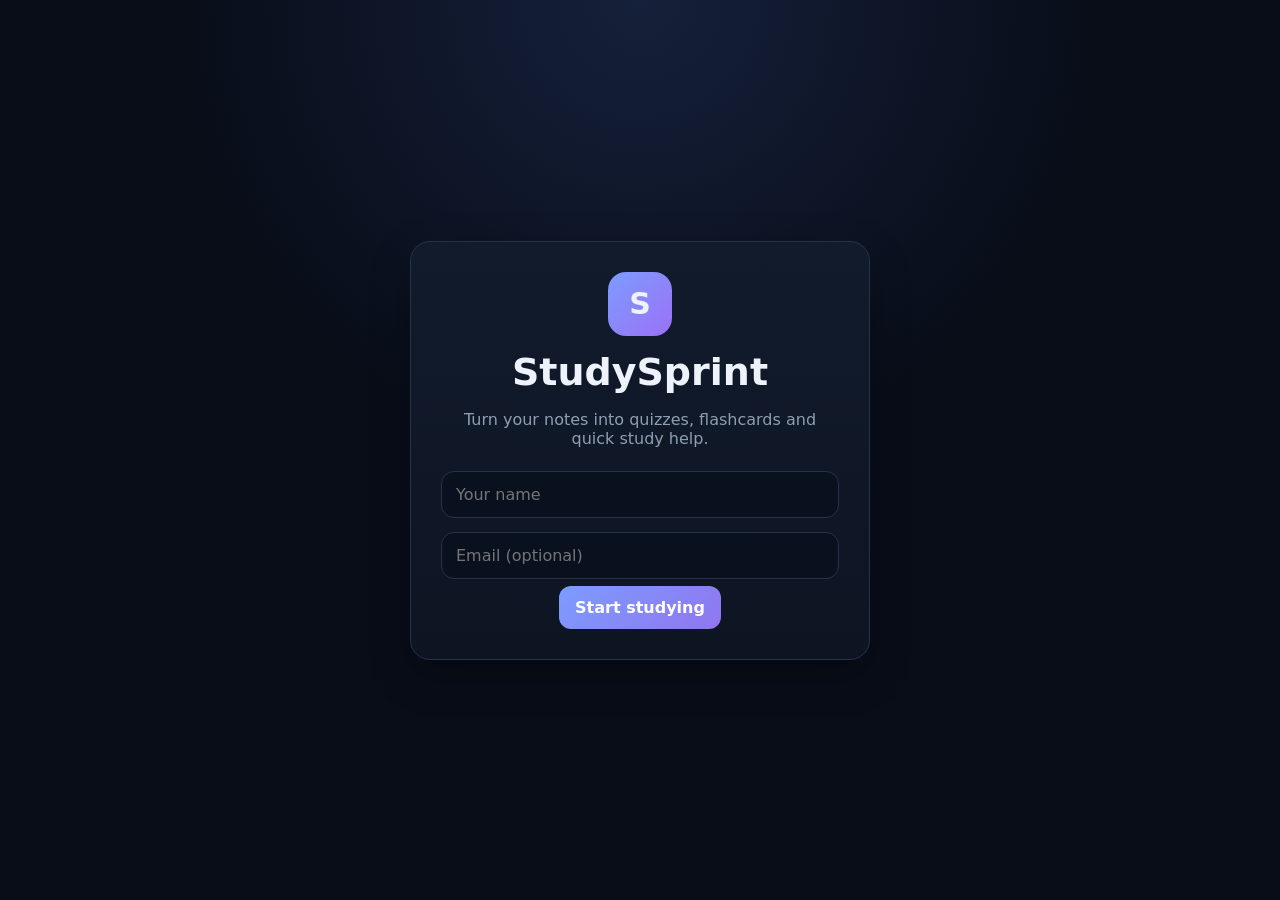
<file: android/app/src/main/assets/www/index.html>
<!doctype html><html><head><meta charset="utf-8"><meta name="viewport" content="width=device-width,initial-scale=1,viewport-fit=cover"><title>StudySprint</title><link rel="stylesheet" href="styles.css"></head><body>
<section id="welcome" class="screen center"><div class="card auth"><div class="logo">S</div><h1>StudySprint</h1><p>Turn your notes into quizzes, flashcards and quick study help.</p><input id="name" placeholder="Your name"><input id="email" placeholder="Email (optional)" inputmode="email"><button id="start" class="primary">Start studying</button></div></section>
<section id="app" class="screen hidden"><header><div><b>StudySprint</b><small id="hello"></small></div><button id="logout" class="ghost">Reset</button></header>
<main>
<section id="home" class="view active"><div class="hero card"><span class="tag">STUDY SMARTER</span><h2>Ready for your next sprint?</h2><p>Add notes, generate questions and track your scores.</p><button class="primary jump" data-go="library">Add study material</button></div><div class="stats"><div class="card"><span>Materials</span><b id="sMat">0</b></div><div class="card"><span>Attempts</span><b id="sTry">0</b></div><div class="card"><span>Best</span><b id="sBest">—</b></div><div class="card"><span>Accuracy</span><b id="sAcc">—</b></div></div><div class="card panel"><h3>Recent materials</h3><div id="recent" class="list empty">Nothing saved yet.</div></div></section>
<section id="library" class="view"><div class="card panel"><h2>Study Library</h2><input id="title" placeholder="Topic title"><textarea id="notes" rows="9" placeholder="Paste your study notes here..."></textarea><label class="file">Import .txt<input id="file" type="file" accept="text/plain,.txt"></label><button id="save" class="primary">Save material</button><div id="libMsg" class="msg"></div></div><div class="card panel"><h3>Your materials</h3><div id="materials" class="list empty"></div></div></section>
<section id="quiz" class="view"><div class="card panel"><h2>Quiz</h2><select id="qMat"></select><select id="qCount"><option>5</option><option>10</option><option>15</option><option>20</option></select><button id="makeQuiz" class="primary">Generate quiz</button><div id="qMsg" class="msg"></div></div><div id="quizBox" class="card panel hidden"><div class="row"><span id="qNum"></span><b id="qScore"></b></div><div class="progress"><i id="qBar"></i></div><h3 id="question"></h3><div id="options" class="options"></div><div id="feedback" class="feedback hidden"></div><button id="nextQ" class="primary hidden">Next</button></div></section>
<section id="cards" class="view"><div class="card panel"><h2>Flashcards</h2><select id="cMat"></select><button id="makeCards" class="primary">Generate flashcards</button><div id="cardMsg" class="msg"></div></div><div id="cardBox" class="flip card hidden" tabindex="0"><div><small id="cardPos"></small><h3 id="front"></h3><p>Tap to reveal</p></div><div class="back"><small>ANSWER</small><p id="back"></p></div></div><div id="cardNav" class="row hidden"><button id="prev" class="ghost">Previous</button><button id="next" class="primary">Next</button></div></section>
<section id="tutor" class="view"><div class="card panel"><h2>Study Tutor</h2><p class="muted">Answers by finding the most relevant parts of your saved notes.</p><select id="tMat"></select><div id="chat" class="chat"><div class="bubble ai">Ask me something from your selected material.</div></div><form id="ask"><input id="askText" placeholder="Ask about your notes..."><button class="primary">Send</button></form></div></section>
<section id="progress" class="view"><div class="stats"><div class="card"><span>Average</span><b id="pAvg">—</b></div><div class="card"><span>Best</span><b id="pBest">—</b></div><div class="card"><span>Attempts</span><b id="pTry">0</b></div><div class="card"><span>Accuracy</span><b id="pAcc">—</b></div></div><div class="card panel"><h3>Quiz history</h3><div id="history" class="list empty">No quiz attempts yet.</div></div></section>
</main>
<nav><button data-go="home" class="active">⌂<span>Home</span></button><button data-go="library">▤<span>Library</span></button><button data-go="quiz">?<span>Quiz</span></button><button data-go="cards">◇<span>Cards</span></button><button data-go="tutor">✦<span>Tutor</span></button><button data-go="progress">↗<span>Progress</span></button></nav></section>
<script src="app.js"></script></body></html>
</file>
<file: android/app/src/main/assets/www/styles.css>
:root{--bg:#080d18;--panel:#111a2a;--panel2:#0d1523;--line:#26334a;--txt:#eef3fb;--muted:#8f9db2;--accent:#7c9cff;--good:#52d89b;--bad:#ff7a8a}*{box-sizing:border-box}body{margin:0;background:radial-gradient(circle at top,#15203a 0,#080d18 42%);color:var(--txt);font-family:system-ui,-apple-system,Segoe UI,sans-serif;min-height:100vh}.hidden{display:none!important}.screen{min-height:100vh}.center{display:grid;place-items:center;padding:24px}.card{background:linear-gradient(180deg,#121b2c,#0d1523);border:1px solid var(--line);border-radius:20px;box-shadow:0 15px 40px #0004}.auth{width:min(460px,94vw);padding:30px;text-align:center}.logo{width:64px;height:64px;border-radius:18px;margin:auto;display:grid;place-items:center;background:linear-gradient(135deg,var(--accent),#9b71f5);font-size:30px;font-weight:900}.auth h1{font-size:38px;margin:14px 0 5px}.auth p,.muted{color:var(--muted)}input,textarea,select{width:100%;margin:7px 0;padding:13px 14px;border-radius:13px;border:1px solid var(--line);background:#09111f;color:var(--txt);font:inherit;outline:none}input:focus,textarea:focus,select:focus{border-color:var(--accent)}button{font:inherit;cursor:pointer}.primary,.ghost,.file{border-radius:12px;padding:12px 16px;font-weight:800}.primary{border:0;color:#fff;background:linear-gradient(135deg,var(--accent),#9076ee)}.ghost{border:1px solid var(--line);background:#162036;color:var(--txt)}header{height:76px;display:flex;align-items:center;justify-content:space-between;padding:0 20px;border-bottom:1px solid var(--line);position:sticky;top:0;background:#080d18ed;backdrop-filter:blur(15px);z-index:5}header b{font-size:19px}header small{display:block;color:var(--muted);margin-top:3px}main{max-width:980px;margin:auto;padding:24px 18px 100px}.view{display:none}.view.active{display:block}.hero{padding:28px}.hero h2{font-size:36px;line-height:1.05;margin:10px 0}.hero p{color:var(--muted)}.tag{font-size:10px;letter-spacing:.16em;color:#aebeff;font-weight:900}.stats{display:grid;grid-template-columns:repeat(4,1fr);gap:12px;margin:14px 0}.stats .card{padding:17px}.stats span{display:block;color:var(--muted);font-size:12px}.stats b{display:block;font-size:27px;margin-top:6px}.panel{padding:22px;margin-bottom:14px}.panel h2,.panel h3{margin-top:0}.file{display:block;border:1px dashed #405173;color:#b9c6d8;margin:8px 0;text-align:center}.file input{display:none}.msg{min-height:20px;color:var(--muted);font-size:13px;margin-top:8px}.list{display:grid;gap:9px}.list.empty{color:var(--muted);padding:12px 0}.item{display:flex;justify-content:space-between;align-items:center;gap:12px;border:1px solid var(--line);background:#09111f;border-radius:13px;padding:12px}.item strong,.item small{display:block}.item small{color:var(--muted);margin-top:3px}.mini{border:1px solid var(--line);background:#172239;color:#fff;padding:7px 9px;border-radius:9px}.danger{color:#ff9aaa}.row{display:flex;align-items:center;justify-content:space-between;gap:10px}.progress{height:7px;background:#080d18;border-radius:9px;overflow:hidden;margin:14px 0 22px}.progress i{display:block;height:100%;width:0;background:var(--accent)}#question{font-size:24px;line-height:1.35}.options{display:grid;gap:9px}.option{width:100%;padding:14px;text-align:left;border:1px solid var(--line);border-radius:13px;background:#09111f;color:#fff}.option.good{border-color:var(--good);background:#52d89b18}.option.bad{border-color:var(--bad);background:#ff7a8a18}.feedback{padding:12px;margin:12px 0;border:1px solid var(--line);border-radius:12px}.flip{min-height:270px;margin:14px auto;padding:28px;display:grid;place-items:center;text-align:center;position:relative;overflow:hidden}.flip .back{display:none}.flip.flipped>div:first-child{display:none}.flip.flipped .back{display:block}.chat{height:390px;overflow:auto;padding:12px;background:#080d18;border:1px solid var(--line);border-radius:14px}.bubble{max-width:86%;padding:11px 13px;border-radius:14px;margin:8px 0;white-space:pre-wrap}.bubble.ai{background:#162139}.bubble.me{margin-left:auto;background:#334b82}#ask{display:grid;grid-template-columns:1fr auto;gap:8px;margin-top:8px}nav{position:fixed;left:0;right:0;bottom:0;height:72px;background:#090f1cf5;border-top:1px solid var(--line);display:flex;justify-content:center;z-index:8}nav button{flex:1;max-width:130px;border:0;background:transparent;color:#7e8ca2;font-size:18px;padding:9px 2px}nav button span{display:block;font-size:10px;margin-top:3px}nav button.active{color:#fff;background:#151f34}@media(max-width:680px){.stats{grid-template-columns:repeat(2,1fr)}.hero h2{font-size:30px}main{padding-left:12px;padding-right:12px}.panel{padding:17px}}
</file>
